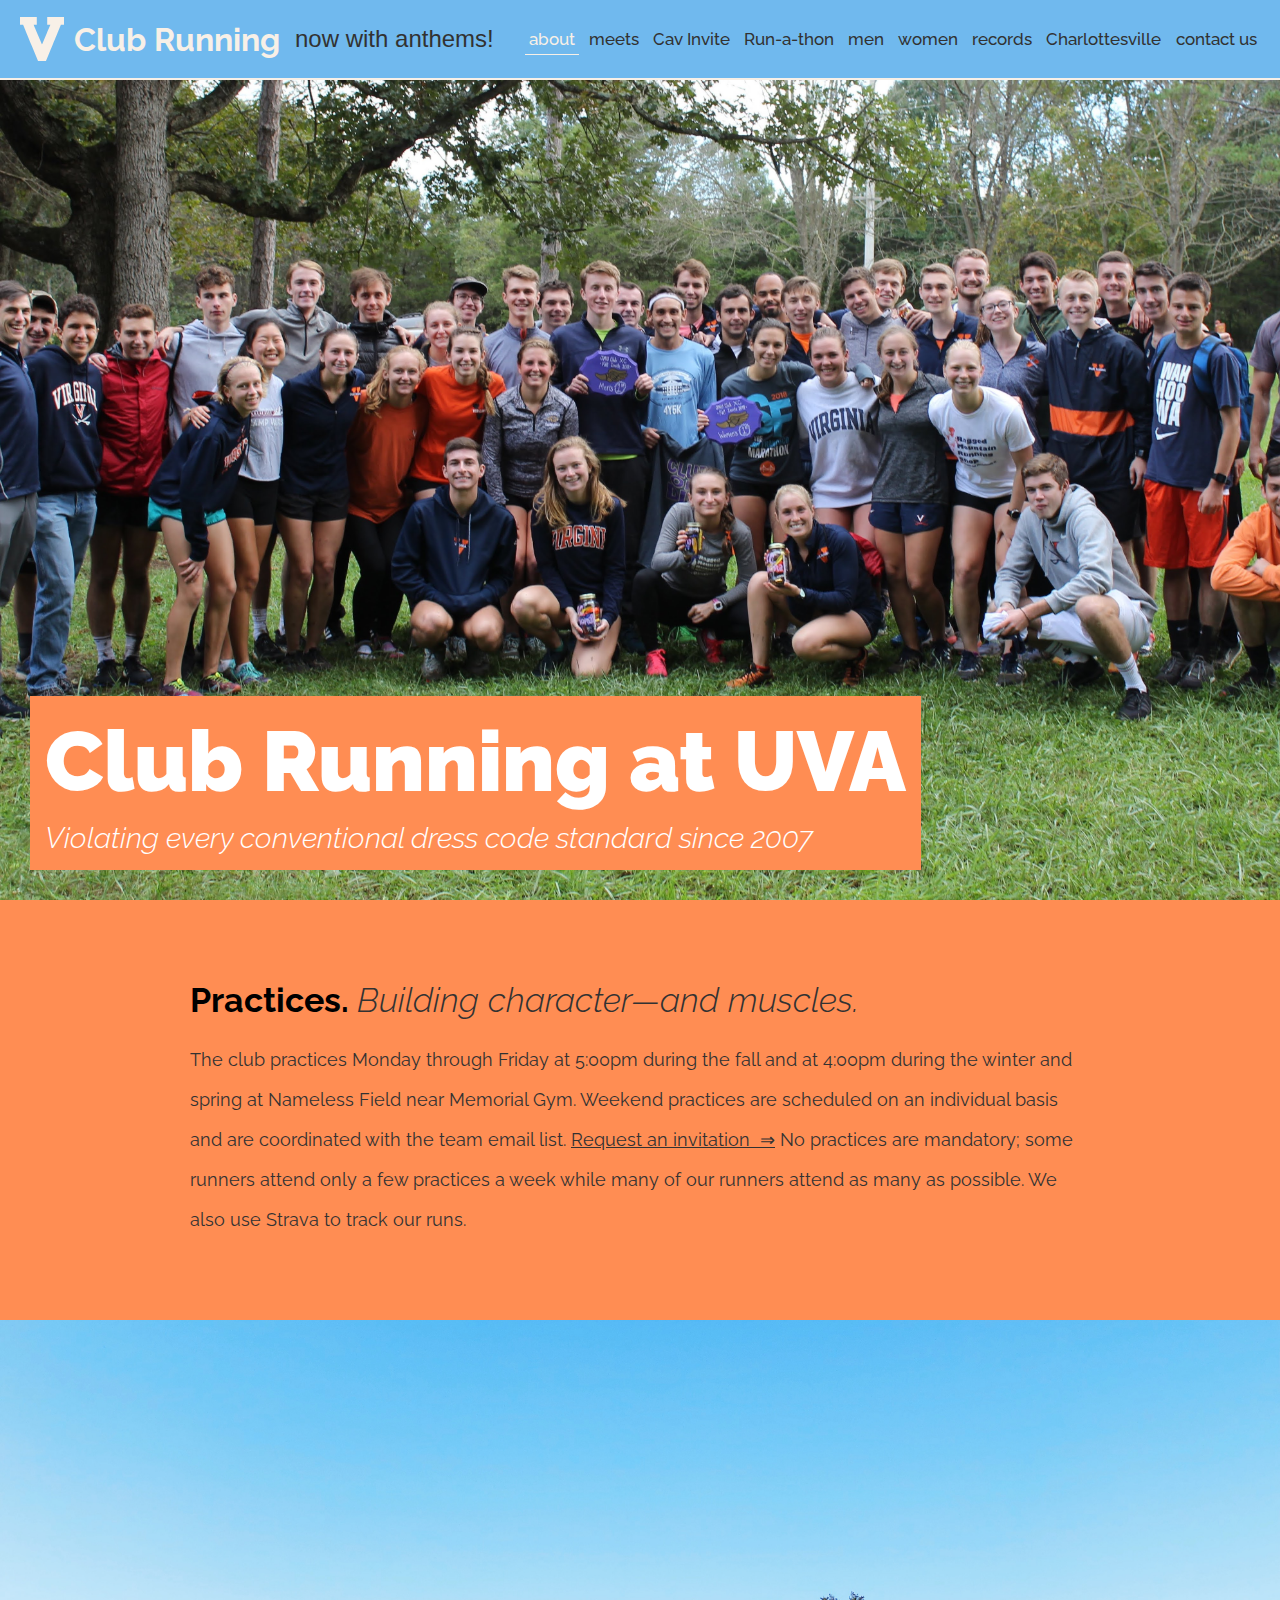
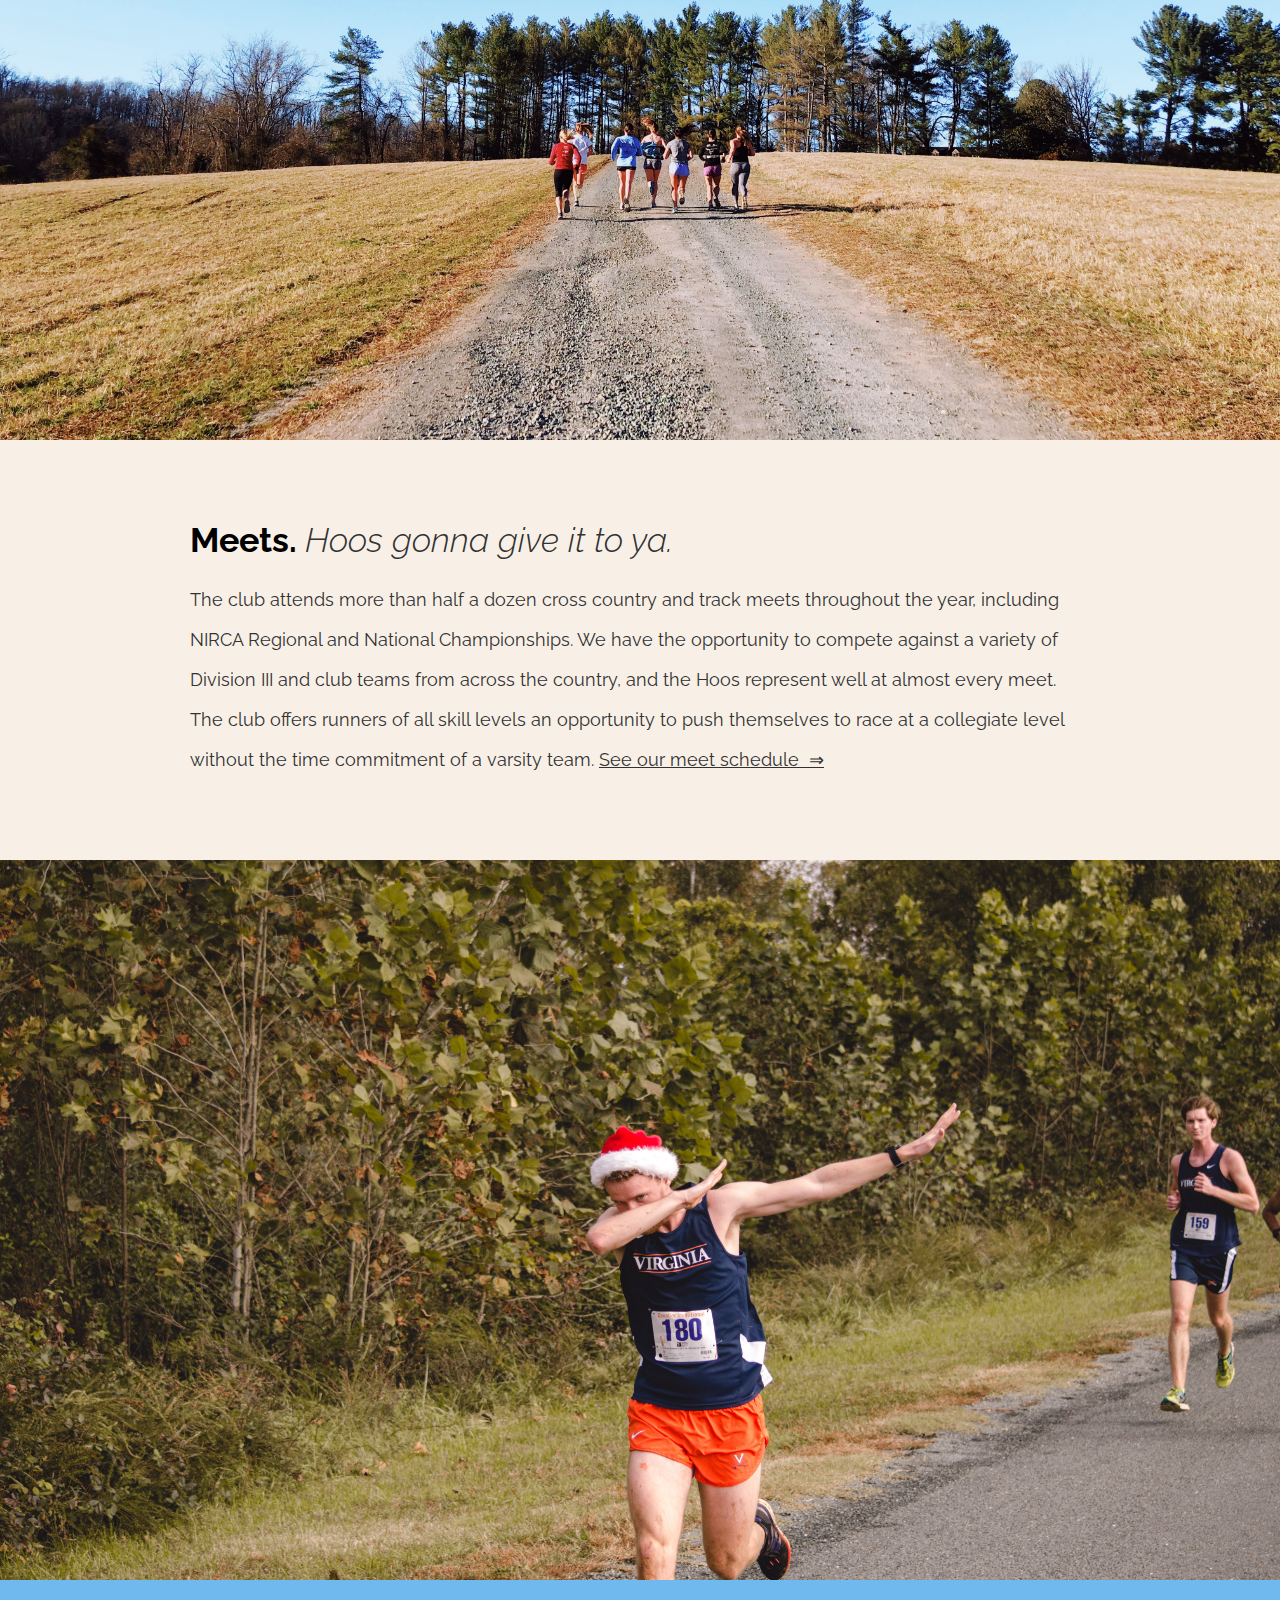
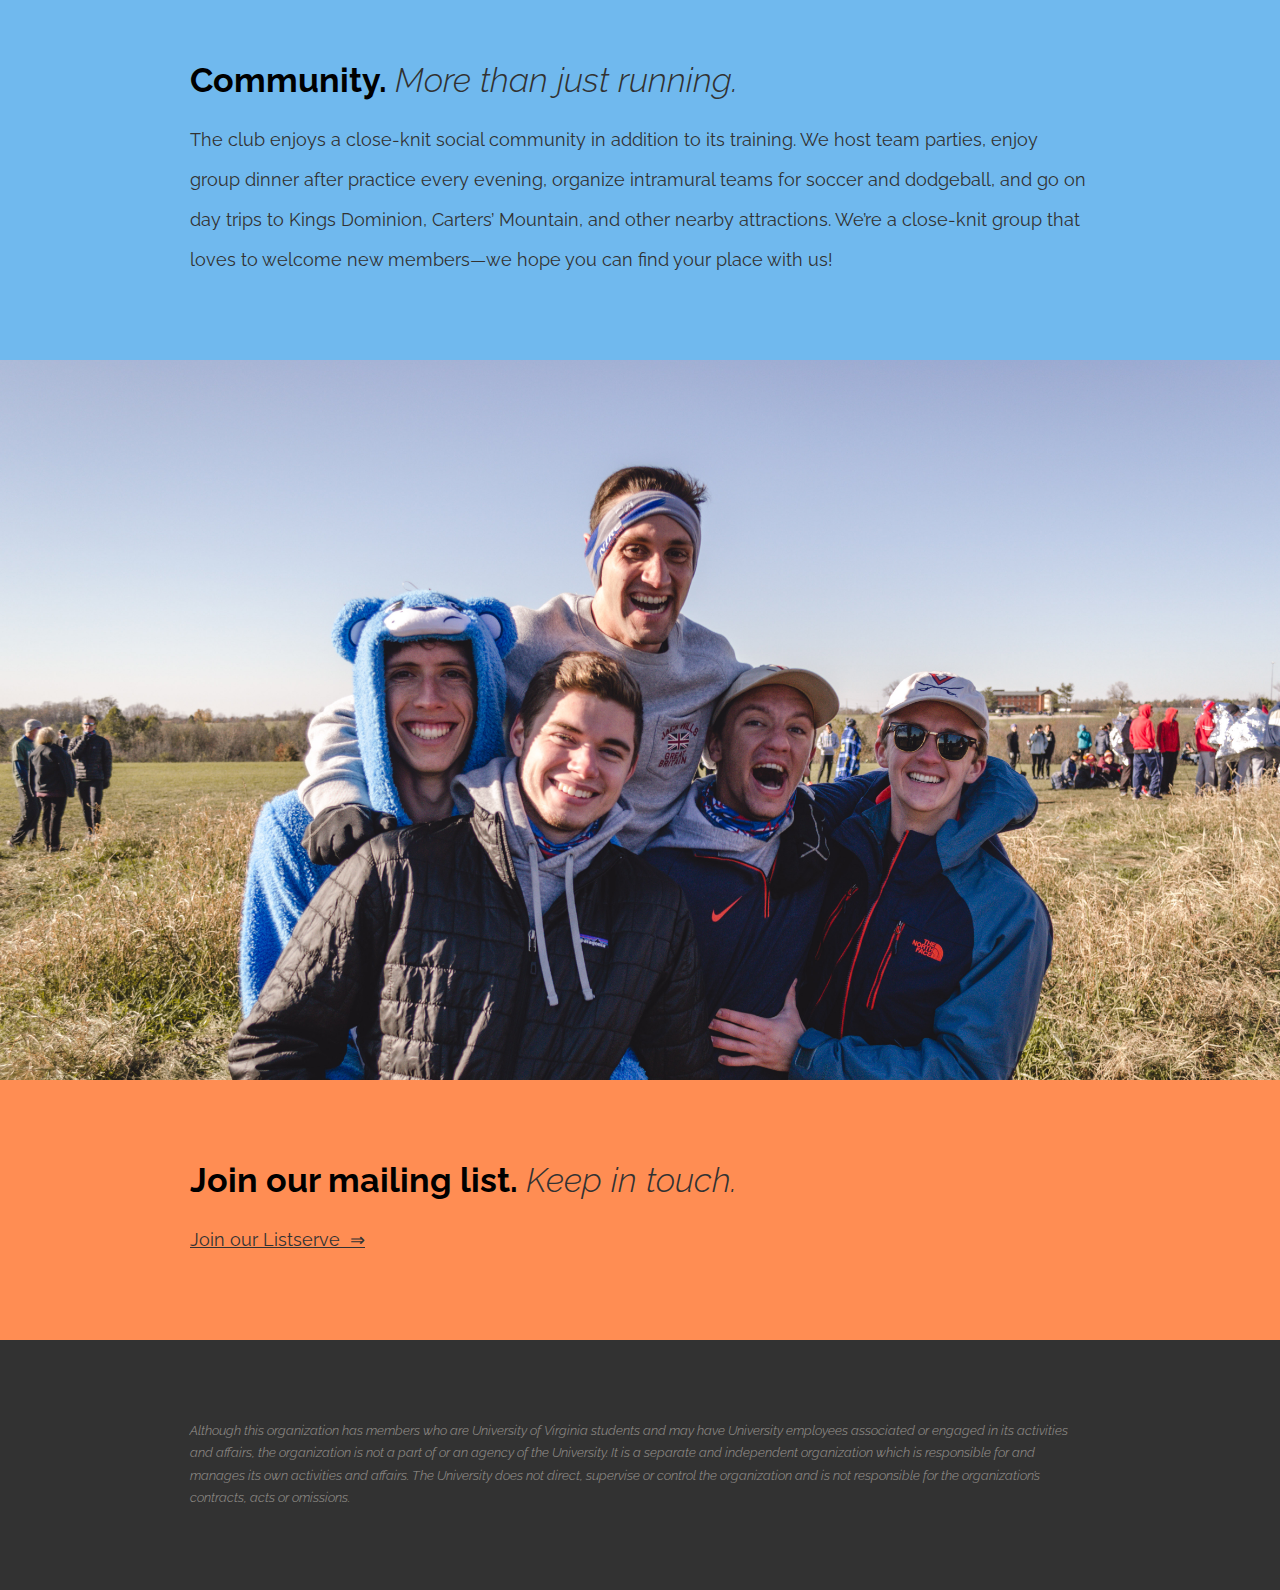
<file: index.html>
<!DOCTYPE html>
<html lang="en">
	<head>
		<meta charset="UTF-8">
		<meta name="viewport" content="width=device-width, initial-scale=1.0">

		<title>Club Running at UVA</title>

		<link rel="stylesheet" href="static/styles/index.css">


		<link rel="apple-touch-icon" sizes="180x180" href="/apple-touch-icon.png">
		<link rel="icon" type="image/png" sizes="32x32" href="/favicon-32x32.png">
		<link rel="icon" type="image/png" sizes="16x16" href="/favicon-16x16.png">
		<link rel="manifest" href="/site.webmanifest">
		<link rel="mask-icon" href="/safari-pinned-tab.svg" color="#ff8d53">
		<meta name="msapplication-TileColor" content="#ff8d53">
		<meta name="theme-color" content="#70b9ee">
	</head>
	<body>
		<div id="header">
			<a class="site-title current-page">
				<div class="container">
					<div class="logo"></div>
					<h1>Club Running</h1>
				</div>
			</a>
			<div class="site-navigation">
				<ul>
					<li class="current-page"><a>about</a></li>
					<li><a href="meets">meets</a></li>
					<li><a href="invitational">Cav Invite</a></li>
					<li><a href="runathon">Run-a-thon</a></li>
					<li><a href="men">men</a></li>
					<li><a href="women">women</a></li>
					<li><a href="records">records</a></li>
					<li><a href="charlottesville">Charlottesville</a></li>
					<li><a href="contact">contact us</a></li>
				</ul>
			</div>
			<div class="mobile-menu" onclick="toggleMobileNavigation()">
				<div class="hamburger hamburger--collapse">
					<div class="hamburger-box">
						<div class="hamburger-inner"></div>
					</div>
				</div>
			</div>
		</div>

		<div class="splash full-height-landscape blue" id="landing-title" style="background-image: url('static/images/splash/landing/team_up.jpeg')">
			<div class="container">
				<div class="background">
					<h1>Club Running at UVA</h1>
					<h2 id="motto">Push yourself. Stay fit. Find community.</h2>
				</div>
			</div>
		</div>

		<div class="splash orange">
			<div class="container fill">
				<h3 class="pad-bottom">Practices. <span class="weak italic">Building character&mdash;and muscles.</span></h3>
				<p>
					The club practices Monday through Friday at 5:00pm during the fall and at 4:00pm during the winter and spring at Nameless Field near Memorial Gym. Weekend practices are scheduled on an individual basis and are coordinated with the team email list. <a href="contact">Request an invitation</a> No practices are mandatory; some runners attend only a few practices a week while many of our runners attend as many as possible. We also use Strava to track our runs.
				</p>
			</div>
		</div>

		<div class="splash image" style="background-image: url('static/images/splash/landing/IMG-3109.JPG')"></div>

		<div class="splash white">
			<div class="container fill">
				<h3 class="pad-bottom">Meets. <span class="weak italic">Hoos gonna give it to ya.</span></h3>
				<p>
					The club attends more than half a dozen cross country and track meets throughout the year, including NIRCA Regional and National Championships. We have the opportunity to compete against a variety of Division III and club teams from across the country, and the Hoos represent well at almost every meet. The club offers runners of all skill levels an opportunity to push themselves to race at a collegiate level without the time commitment of a varsity team. <a href="meets">See our meet schedule</a>
				</p>
			</div>
		</div>

		<div class="splash image" style="background-image: url('static/images/splash/landing/0073.jpg')"></div>

		<div class="splash blue">
			<div class="container fill">
				<h3 class="pad-bottom">Community. <span class="weak italic">More than just running.</span></h3>
				<p>
					The club enjoys a close-knit social community in addition to its training. We host team parties, enjoy group dinner after practice every evening, organize intramural teams for soccer and dodgeball, and go on day trips to Kings Dominion, Carters&rsquo; Mountain, and other nearby attractions. We&rsquo;re a close-knit group that loves to welcome new members&mdash;we hope you can find your place with us!
				</p>
			</div>
		</div>

		<div class="splash image" style="background-image: url('static/images/splash/landing/0097.jpg')"></div>
		
		<div class="splash orange">
			<div class="container fill">
				<h3 class="pad-bottom">Join our mailing list. <span class="weak italic">Keep in touch.</span></h3>
				<p>
					<a href="contact">Join our Listserve</a>
				</p>
			</div>
		</div>

		<div class="splash gray" id="disclaimer">
			<div class="container fill">
				<p>
					Although this organization has members who are University of Virginia students and may have University employees associated or engaged in its activities and affairs, the organization is not a part of or an agency of the University. It is a separate and independent organization which is responsible for and manages its own activities and affairs. The University does not direct, supervise or control the organization and is not responsible for the organization&rsquo;s contracts, acts or omissions.
				</p>
			</div>
		</div>

		<script src="https://ajax.googleapis.com/ajax/libs/jquery/3.3.1/jquery.min.js"></script>
		<script src="static/scripts/motto.js"></script>
		<script type="text/javascript">
            let version = (new Date()).getTime();
            let script = document.createElement("script");
            script.src = "static/scripts/app.js?v=" + version;
            document.body.appendChild(script);
		</script>
	</body>
</html>
</file>
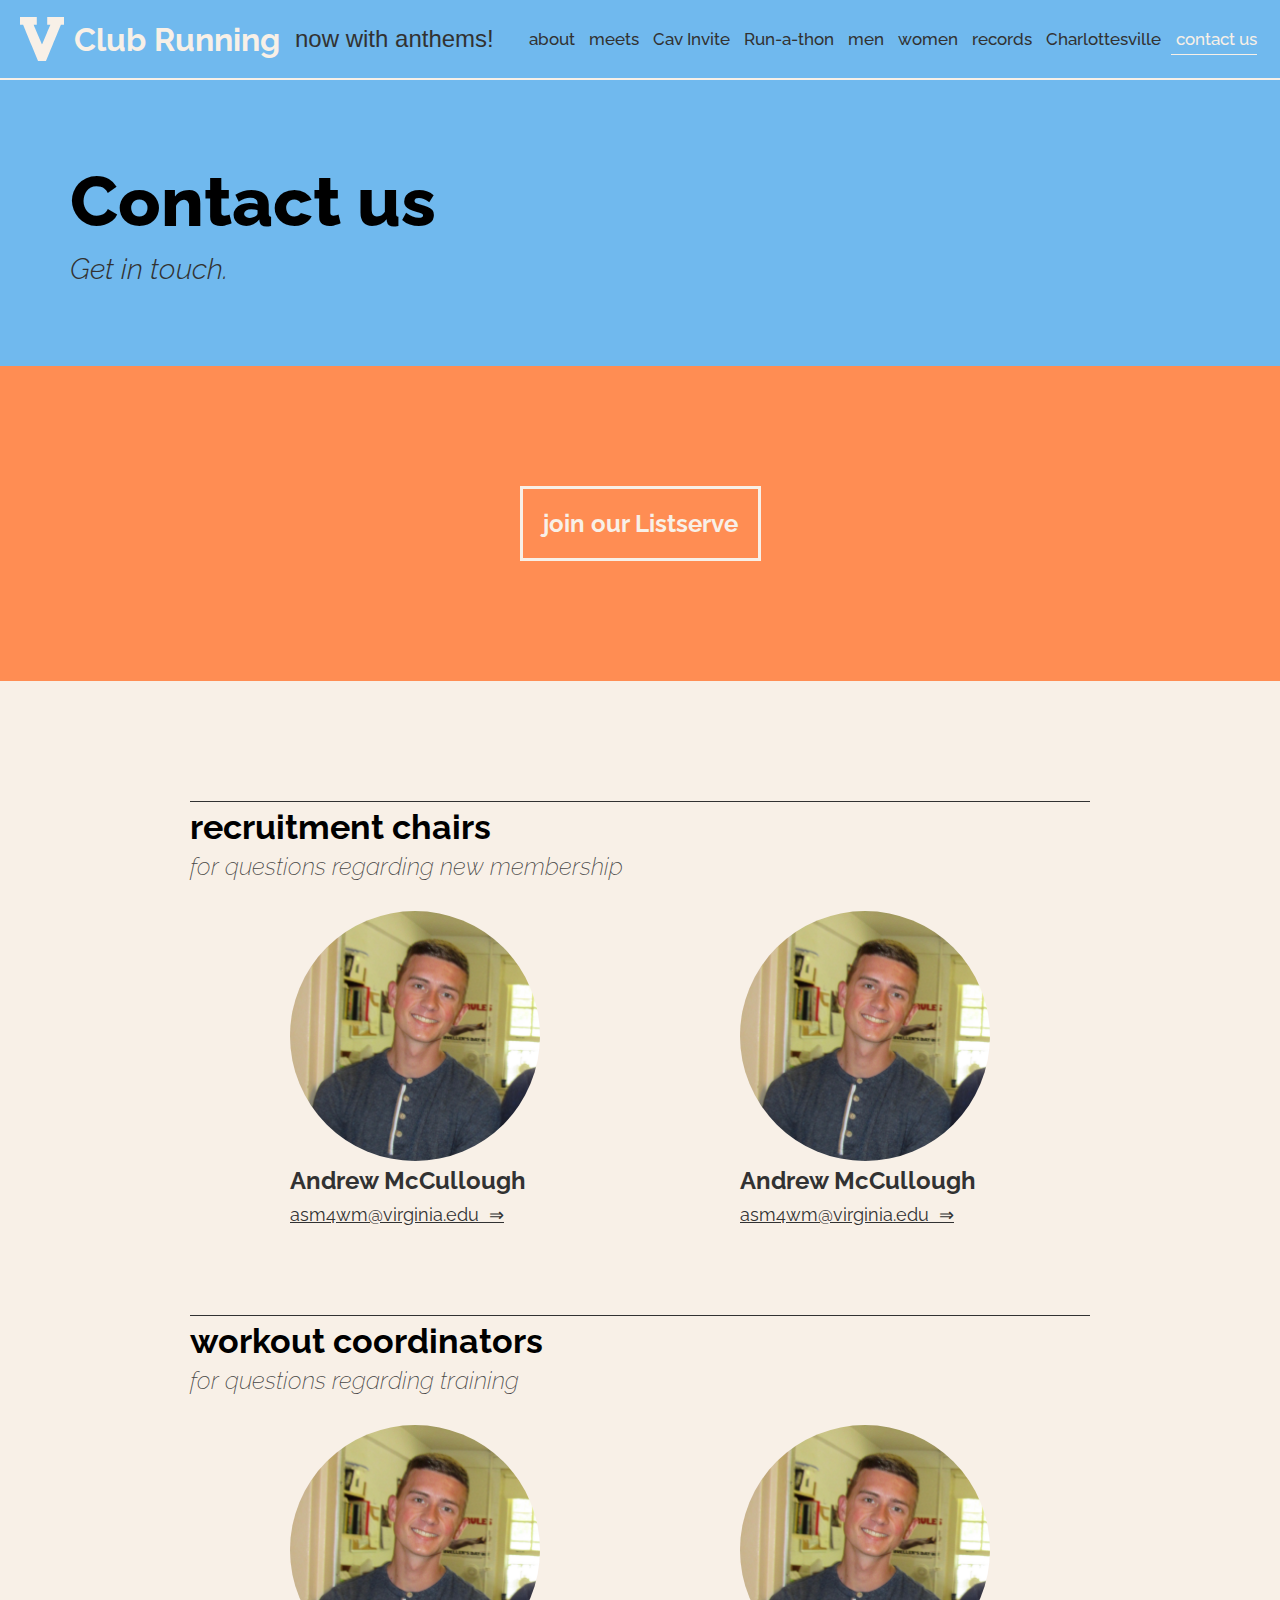
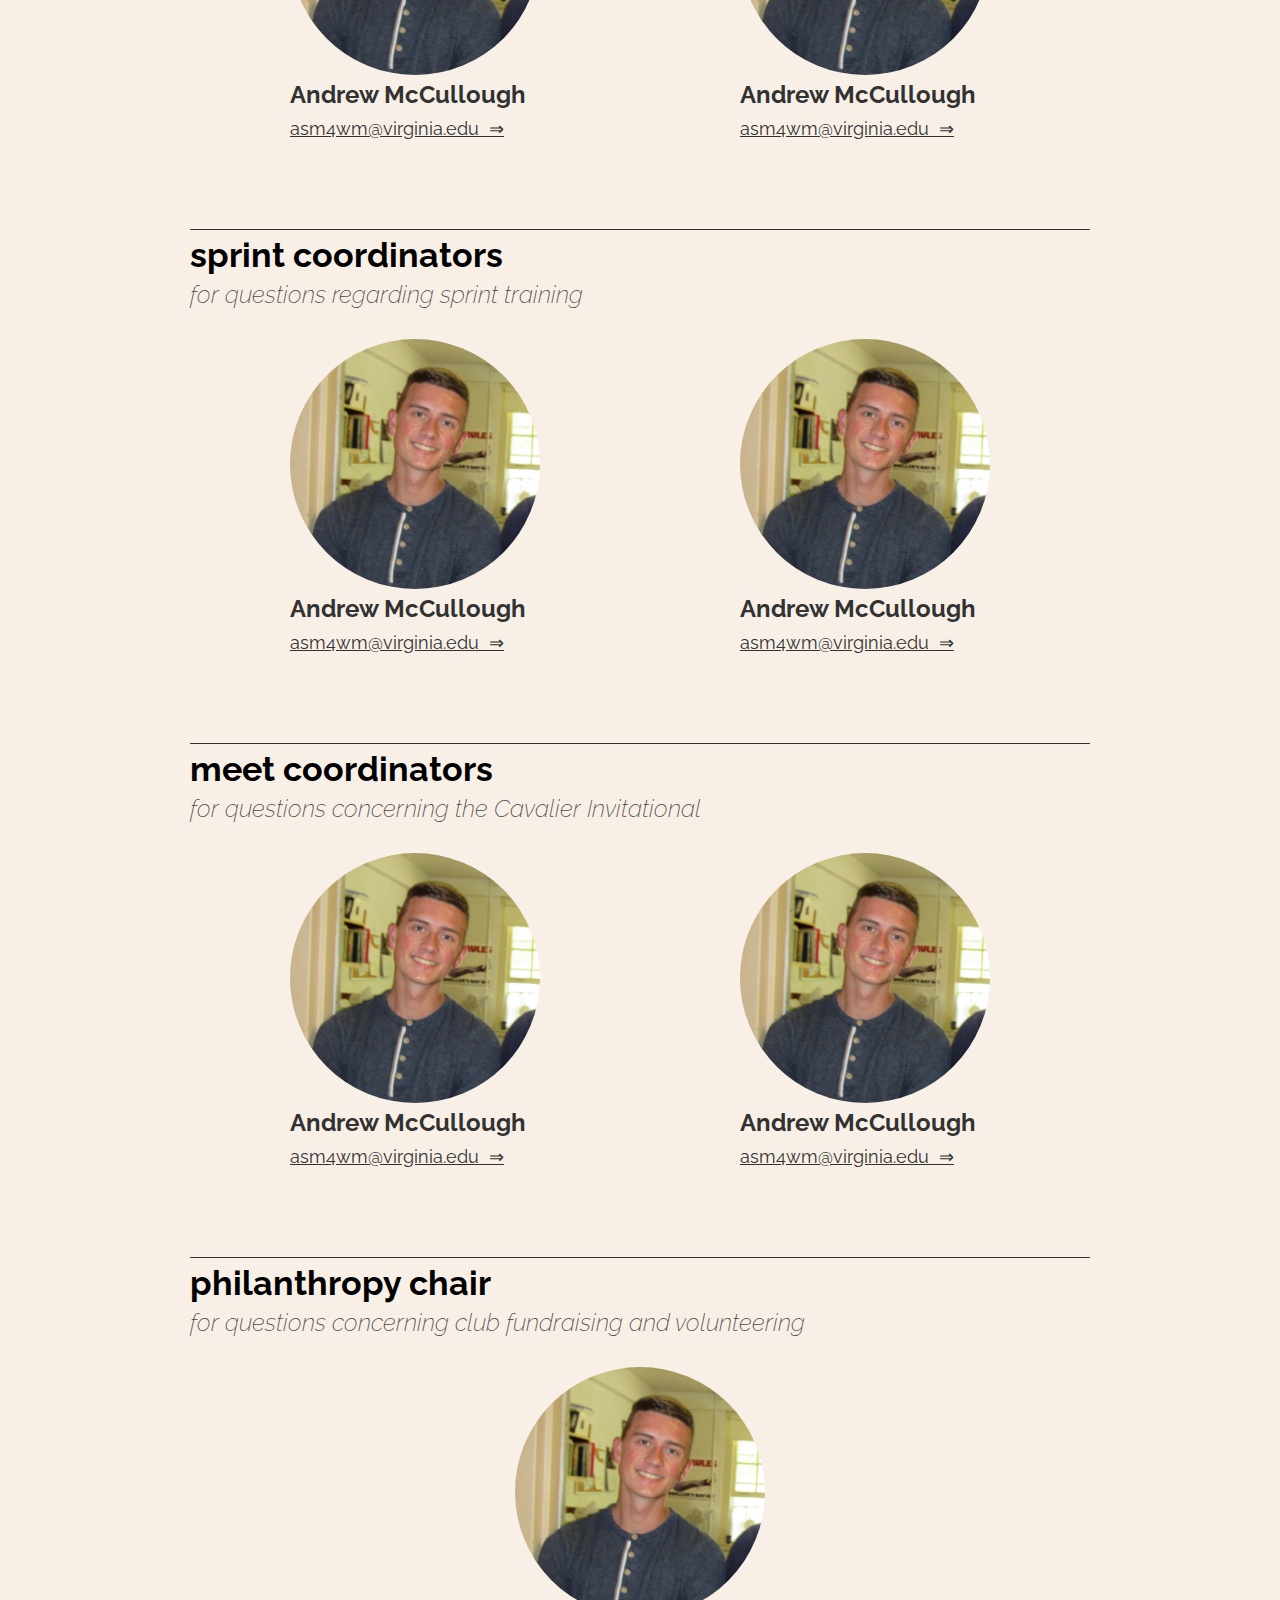
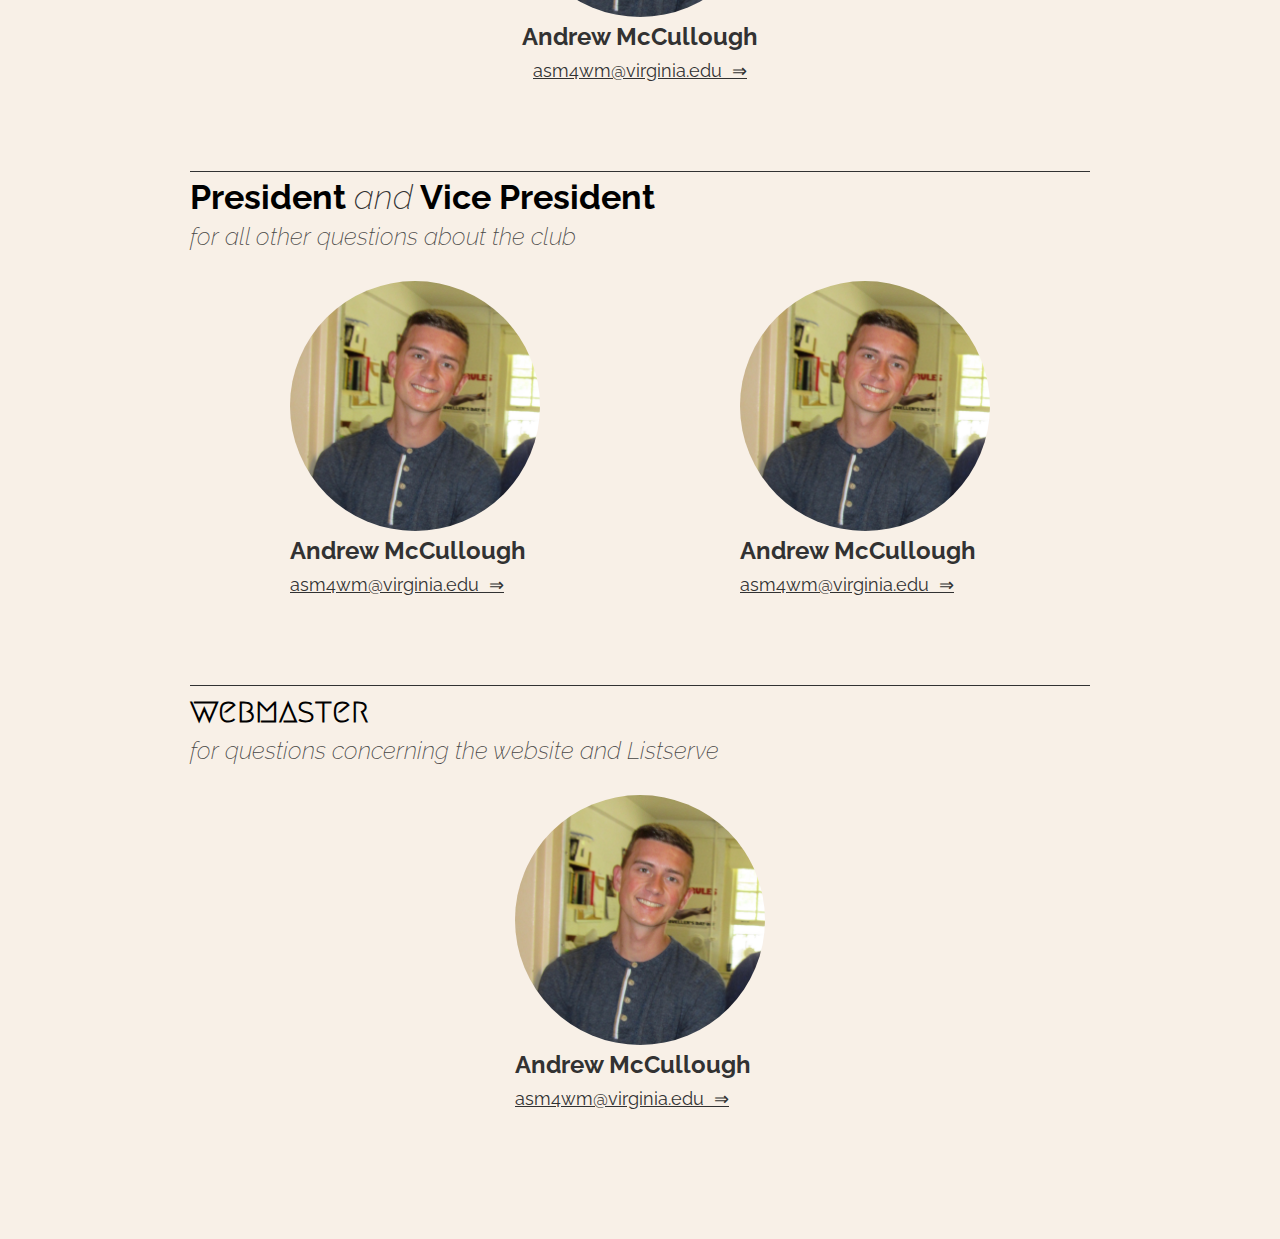
<file: contact.html>
<!DOCTYPE html>
<html lang="en">
	<head>
		<meta charset="UTF-8">
		<meta name="viewport" content="width=device-width, initial-scale=1.0">
		<title>Contact us &vert; Club Running at UVA</title>
		<link rel="stylesheet" href="static/styles/contact.css">


		<link rel="apple-touch-icon" sizes="180x180" href="/apple-touch-icon.png">
		<link rel="icon" type="image/png" sizes="32x32" href="/favicon-32x32.png">
		<link rel="icon" type="image/png" sizes="16x16" href="/favicon-16x16.png">
		<link rel="manifest" href="/site.webmanifest">
		<link rel="mask-icon" href="/safari-pinned-tab.svg" color="#ff8d53">
		<meta name="msapplication-TileColor" content="#ff8d53">
		<meta name="theme-color" content="#70b9ee">
	</head>
	<body>
		<div id="header">
			<a href="." class="site-title">
				<div class="container">
					<div class="logo"></div>
					<h1>Club Running</h1>
				</div>
			</a>
			<div class="site-navigation">
				<ul>
					<li><a href=".">about</a></li>
					<li><a href="meets">meets</a></li>
					<li><a href="invitational">Cav Invite</a></li>
					<li><a href="runathon">Run-a-thon</a></li>
					<li><a href="men">men</a></li>
					<li><a href="women">women</a></li>
					<li><a href="records">records</a></li>
					<li><a href="charlottesville">Charlottesville</a></li>
					<li class="current-page"><a>contact us</a></li>
				</ul>
			</div>
			<div class="mobile-menu" onclick="toggleMobileNavigation()">
				<div class="hamburger hamburger--collapse">
					<div class="hamburger-box">
						<div class="hamburger-inner"></div>
					</div>
				</div>
			</div>
		</div>

		<div class="splash page-title blue">
			<div class="container fill">
				<h1>Contact us</h1>
				<h2>Get in touch.</h2>
			</div>
		</div>

		<div class="splash orange" id="listserve">
			<div class="container">
				<a href="https://lists.virginia.edu/sympa/subscribe/club-running" target="_blank" class="big-button">join our Listserve</a>
			</div>
		</div>


		<div class="splash white" id="profiles">
			<div class="container fill">

				<div class="section">
					<h3>recruitment chairs</h3>
					<h4 class="weak italic">for questions regarding new membership</h4>
					<div class="row">
						<div class="profile">
							<div class="picture" style="background-image: url('static/images/profiles/andrew.jpeg')"></div>
							<h5>Andrew McCullough</h5>
							<p><a href="mailto:asm4wm@virginia.edu">asm4wm@virginia.edu</a></p>
						</div>
						<div class="profile">
							<div class="picture" style="background-image: url('static/images/profiles/andrew.jpeg')"></div>
							<h5>Andrew McCullough</h5>
							<p><a href="mailto:asm4wm@virginia.edu">asm4wm@virginia.edu</a></p>
						</div>
					</div>
				</div>

				<div class="section">
					<h3>workout coordinators</h3>
					<h4 class="weak italic">for questions regarding training</h4>
					<div class="row">
						<div class="profile">
							<div class="picture" style="background-image: url('static/images/profiles/andrew.jpeg')"></div>
							<h5>Andrew McCullough</h5>
							<p><a href="mailto:asm4wm@virginia.edu">asm4wm@virginia.edu</a></p>
						</div>
						<div class="profile">
							<div class="picture" style="background-image: url('static/images/profiles/andrew.jpeg')"></div>
							<h5>Andrew McCullough</h5>
							<p><a href="mailto:asm4wm@virginia.edu">asm4wm@virginia.edu</a></p>
						</div>
					</div>
				</div>

				<div class="section">
					<h3>sprint coordinators</h3>
					<h4 class="weak italic">for questions regarding sprint training</h4>
					<div class="row">
						<div class="profile">
							<div class="picture" style="background-image: url('static/images/profiles/andrew.jpeg')"></div>
							<h5>Andrew McCullough</h5>
							<p><a href="mailto:asm4wm@virginia.edu">asm4wm@virginia.edu</a></p>
						</div>
						<div class="profile">
							<div class="picture" style="background-image: url('static/images/profiles/andrew.jpeg')"></div>
							<h5>Andrew McCullough</h5>
							<p><a href="mailto:asm4wm@virginia.edu">asm4wm@virginia.edu</a></p>
						</div>
					</div>
				</div>

				<div class="section" id="meet-coordinators">
					<h3>meet coordinators</h3>
					<h4 class="weak italic">for questions concerning the Cavalier Invitational</h4>
					<div class="row">
						<div class="profile">
							<div class="picture" style="background-image: url('static/images/profiles/andrew.jpeg')"></div>
							<h5>Andrew McCullough</h5>
							<p><a href="mailto:asm4wm@virginia.edu">asm4wm@virginia.edu</a></p>
						</div>
						<div class="profile">
							<div class="picture" style="background-image: url('static/images/profiles/andrew.jpeg')"></div>
							<h5>Andrew McCullough</h5>
							<p><a href="mailto:asm4wm@virginia.edu">asm4wm@virginia.edu</a></p>
						</div>
					</div>
				</div>

				<div class="section">
					<h3>philanthropy chair</h3>
					<h4 class="weak italic">for questions concerning club fundraising and volunteering</h4>
					<div class="row">
						<div class="profile center-contents">
							<div class="picture" style="background-image: url('static/images/profiles/andrew.jpeg')"></div>
							<h5>Andrew McCullough</h5>
							<p><a href="mailto:asm4wm@virginia.edu">asm4wm@virginia.edu</a></p>
						</div>
					</div>
				</div>

				<div class="section">
					<h3>President <span class="weak italic">and</span> Vice President</h3>
					<h4 class="weak italic">for all other questions about the club</h4>
					<div class="row">
						<div class="profile">
							<div class="picture" style="background-image: url('static/images/profiles/andrew.jpeg')"></div>
							<h5>Andrew McCullough</h5>
							<p><a href="mailto:asm4wm@virginia.edu">asm4wm@virginia.edu</a></p>
						</div>
						<div class="profile">
							<div class="picture" style="background-image: url('static/images/profiles/andrew.jpeg')"></div>
							<h5>Andrew McCullough</h5>
							<p><a href="mailto:asm4wm@virginia.edu">asm4wm@virginia.edu</a></p>
						</div>
					</div>
				</div>

				<div class="section">
					<h3 class="special">webmaster</h3>
					<h4 class="weak italic">for questions concerning the website and Listserve</h4>
					<div class="row">
						<div class="profile">
							<div class="picture" style="background-image: url('static/images/profiles/andrew.jpeg')"></div>
							<h5>Andrew McCullough</h5>
							<p><a href="mailto:asm4wm@virginia.edu">asm4wm@virginia.edu</a></p>
						</div>
					</div>
				</div>

			</div>
		</div>

		<script src="https://ajax.googleapis.com/ajax/libs/jquery/3.3.1/jquery.min.js"></script>
		<script type="text/javascript">
            let version = (new Date()).getTime();
            let script = document.createElement("script");
            script.src = "static/scripts/app.js?v=" + version;
            document.body.appendChild(script);
		</script>
	</body>
</html>
</file>
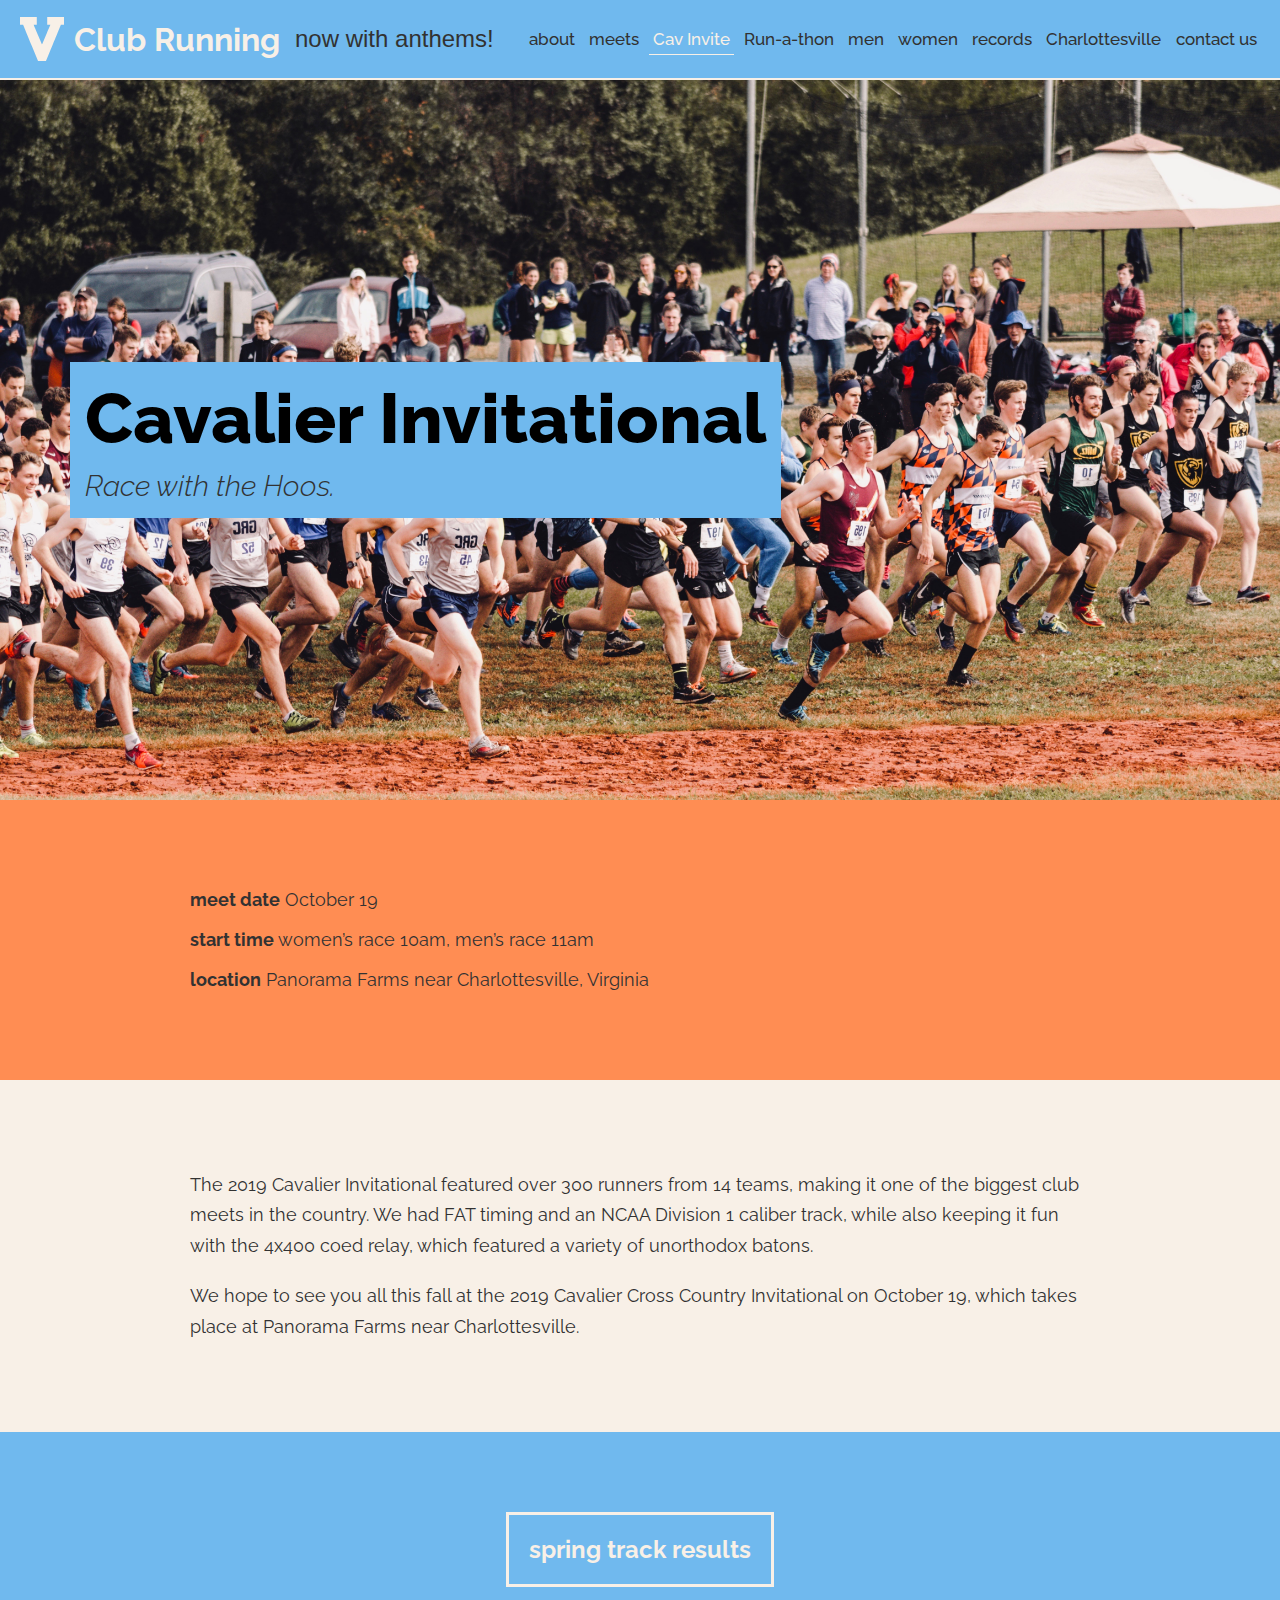
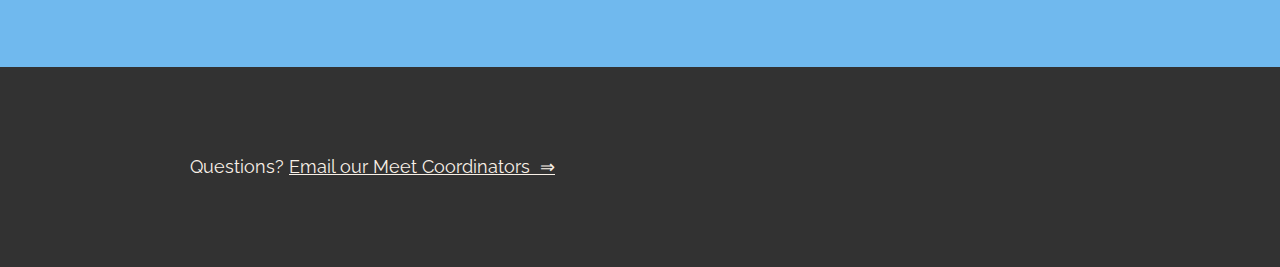
<file: invitational.html>
<!DOCTYPE html>
<html lang="en">
	<head>
		<meta charset="UTF-8">
		<meta name="viewport" content="width=device-width, initial-scale=1.0">
		<title>Cavalier Invitational &vert; Club Running at UVA</title>
		<link rel="stylesheet" href="static/styles/invitational.css">


		<link rel="apple-touch-icon" sizes="180x180" href="/apple-touch-icon.png">
		<link rel="icon" type="image/png" sizes="32x32" href="/favicon-32x32.png">
		<link rel="icon" type="image/png" sizes="16x16" href="/favicon-16x16.png">
		<link rel="manifest" href="/site.webmanifest">
		<link rel="mask-icon" href="/safari-pinned-tab.svg" color="#ff8d53">
		<meta name="msapplication-TileColor" content="#ff8d53">
		<meta name="theme-color" content="#70b9ee">
	</head>
	<body>
		<div id="header">
			<a href="." class="site-title">
				<div class="container">
					<div class="logo"></div>
					<h1>Club Running</h1>
				</div>
			</a>
			<div class="site-navigation">
				<ul>
					<li><a href=".">about</a></li>
					<li><a href="meets">meets</a></li>
					<li class="current-page"><a>Cav Invite</a></li>
					<li><a href="runathon">Run-a-thon</a></li>
					<li><a href="men">men</a></li>
					<li><a href="women">women</a></li>
					<li><a href="records">records</a></li>
					<li><a href="charlottesville">Charlottesville</a></li>
					<li><a href="contact">contact us</a></li>
				</ul>
			</div>
			<div class="mobile-menu" onclick="toggleMobileNavigation()">
				<div class="hamburger hamburger--collapse">
					<div class="hamburger-box">
						<div class="hamburger-inner"></div>
					</div>
				</div>
			</div>
		</div>

		<div class="splash page-title image" style="background-image: url('static/images/splash/invitational/0037.jpeg')">
			<div class="container fill">
				<div class="background blue">
					<h1>Cavalier <span class="desktop-only">Invitational</span><span class="mobile-only">Invite</span></h1>
					<h2>Race with the Hoos.</h2>
				</div>
			</div>
		</div>

		<div class="splash orange" id="register">
			<div class="container fill">
				<p><span class="strong">meet date</span> October 19</p>
				<p><span class="strong">start time</span> women&rsquo;s race 10am, men&rsquo;s race 11am</p>
				<p><span class="strong">location</span> Panorama Farms near Charlottesville, Virginia</p>
			</div>
		</div>

		<div class="splash white" id="schedule">
			<div class="container">
				<p>The 2019 Cavalier Invitational featured over 300 runners from 14 teams, making it one of the biggest club meets in the country. We had FAT timing and an NCAA Division 1 caliber track, while also keeping it fun with the 4x400 coed relay, which featured a variety of unorthodox batons.</p>
				<p>We hope to see you all this fall at the 2019 Cavalier Cross Country Invitational on October 19, which takes place at Panorama Farms near Charlottesville.</p>
			</div>
		</div>

		<div class="splash blue">
			<div class="container">
				<a class="big-button" href="results.pdf" target="_blank">spring track results</a>
			</div>
		</div>

		<div class="splash gray">
			<div class="container fill">
				<p>Questions? <a href="http://virginia.clubrunning.org/contact#meet-coordinators">Email our Meet Coordinators</a></p>
			</div>
		</div>

		<!--<div class="splash image half" style="background-image: url('static/images/locations/track.jpg')"></div>-->

		<script src="https://ajax.googleapis.com/ajax/libs/jquery/3.3.1/jquery.min.js"></script>
		<script type="text/javascript">
            let version = (new Date()).getTime();
            let script = document.createElement("script");
            script.src = "static/scripts/app.js?v=" + version;
            document.body.appendChild(script);
		</script>
	</body>
</html>
</file>
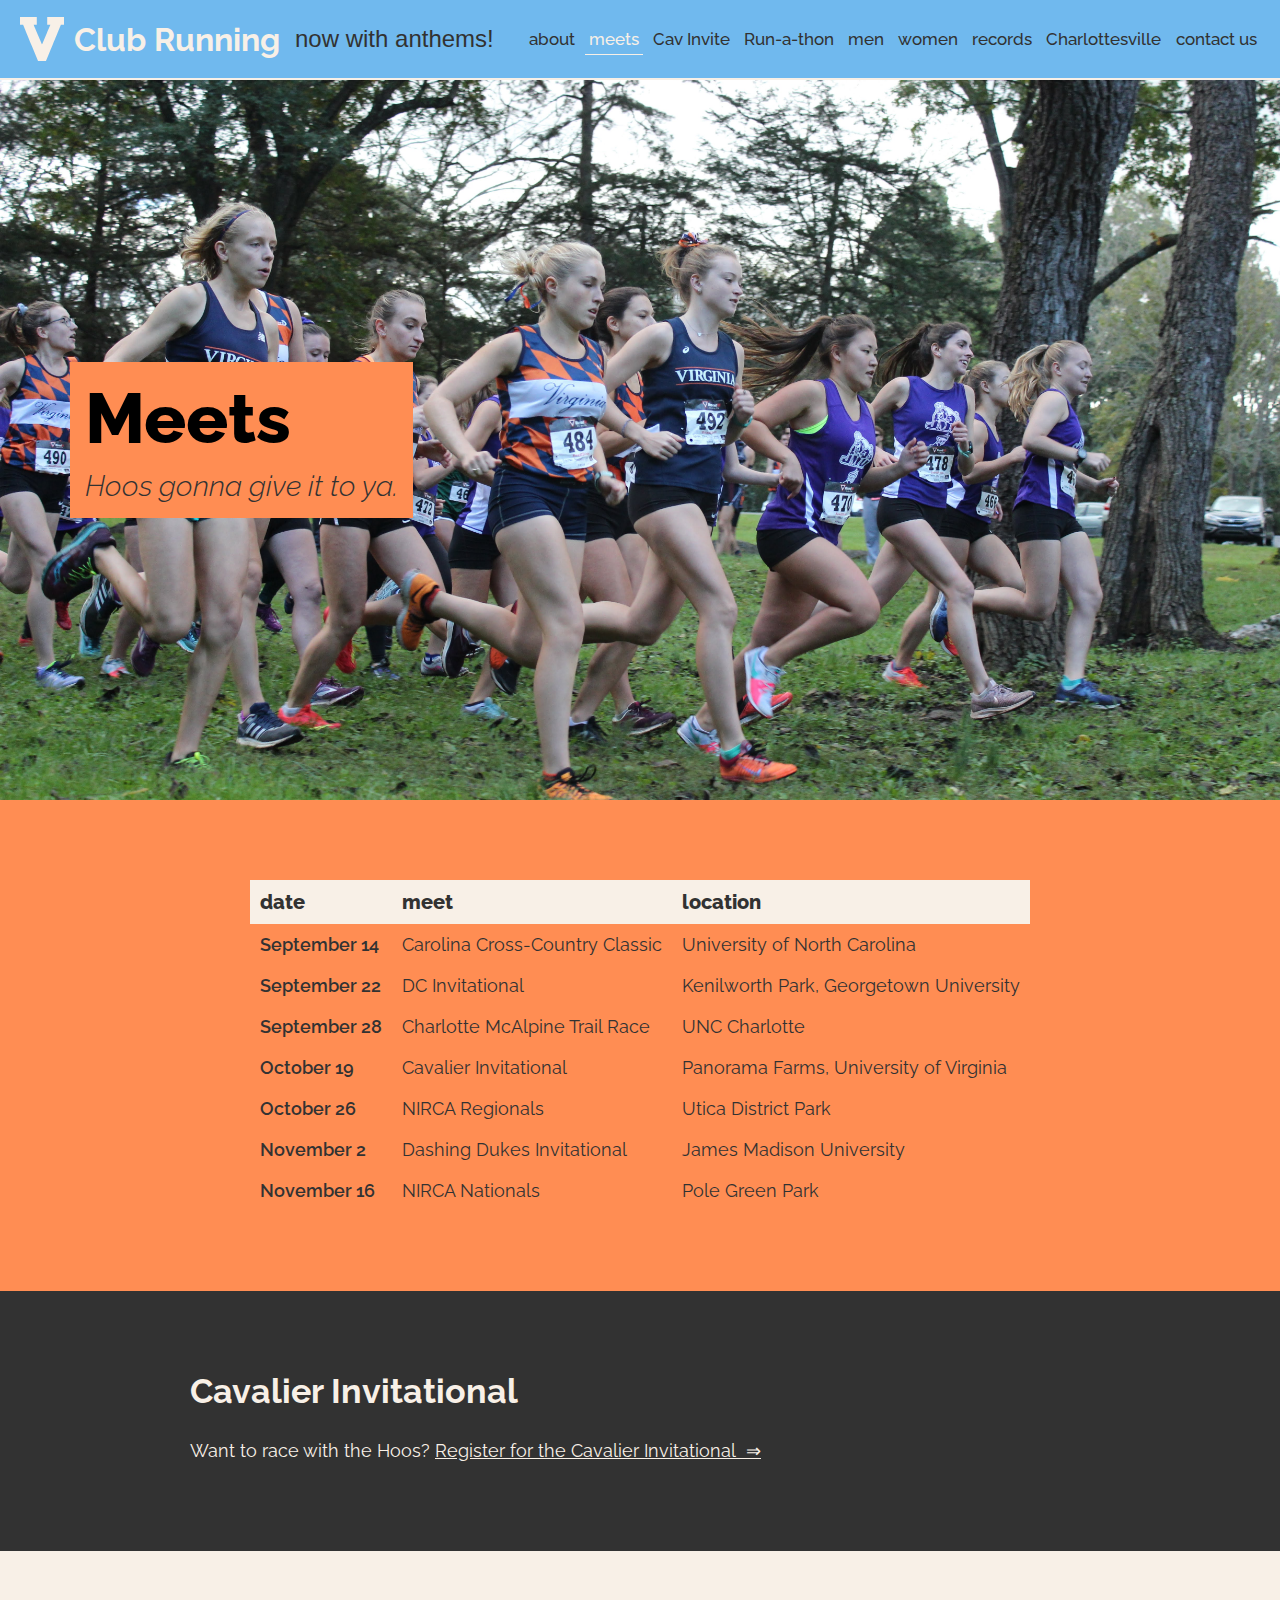
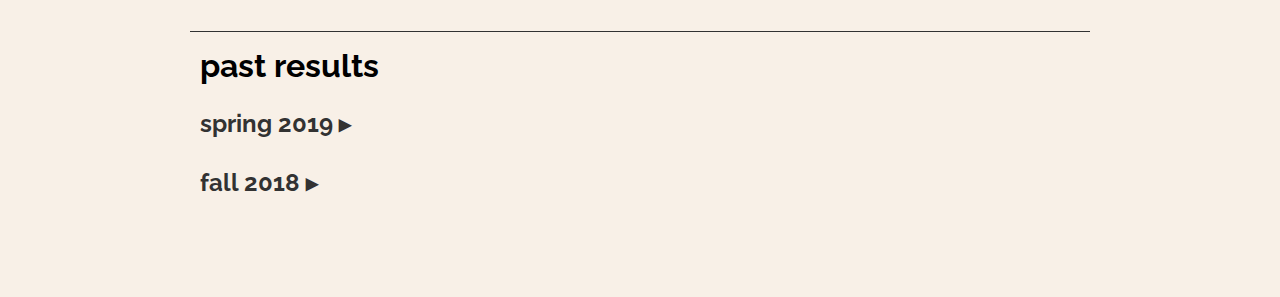
<file: meets.html>
<!DOCTYPE html>
<html lang="en">
	<head>
		<meta charset="UTF-8">
		<meta name="viewport" content="width=device-width, initial-scale=1.0">

		<title>Meets &vert; Club Running at UVA</title>

		<link rel="stylesheet" href="static/styles/meets.css">


		<link rel="apple-touch-icon" sizes="180x180" href="/apple-touch-icon.png">
		<link rel="icon" type="image/png" sizes="32x32" href="/favicon-32x32.png">
		<link rel="icon" type="image/png" sizes="16x16" href="/favicon-16x16.png">
		<link rel="manifest" href="/site.webmanifest">
		<link rel="mask-icon" href="/safari-pinned-tab.svg" color="#ff8d53">
		<meta name="msapplication-TileColor" content="#ff8d53">
		<meta name="theme-color" content="#70b9ee">
	</head>
	<body>
		<div id="header">
			<a href="." class="site-title">
				<div class="container">
					<div class="logo"></div>
					<h1>Club Running</h1>
				</div>
			</a>
			<div class="site-navigation">
				<ul>
					<li><a href=".">about</a></li>
					<li class="current-page"><a>meets</a></li>
					<li><a href="invitational">Cav Invite</a></li>
					<li><a href="runathon">Run-a-thon</a></li>
					<li><a href="men">men</a></li>
					<li><a href="women">women</a></li>
					<li><a href="records">records</a></li>
					<li><a href="charlottesville">Charlottesville</a></li>
					<li><a href="contact">contact us</a></li>
				</ul>
			</div>
			<div class="mobile-menu" onclick="toggleMobileNavigation()">
				<div class="hamburger hamburger--collapse">
					<div class="hamburger-box">
						<div class="hamburger-inner"></div>
					</div>
				</div>
			</div>
		</div>

		<div class="splash page-title image" style="background-image: url('static/images/splash/meets/1.jpg');">
			<div class="container fill">
				<div class="background">
					<h1>Meets</h1>
					<h2>Hoos gonna give it to ya.</h2>
				</div>
			</div>
		</div>

		<!--TODO : gray out past meets in current season-->
		<!--JAVASCRIPT REQUIRED-->
		<div class="splash orange" id="schedule">
			<div class="container">
				<table>
					<tr>
						<th>date</th>
						<th>meet</th>
						<th>location</th>
					</tr>
					<tr>
						<td>September 14</td>
						<td>Carolina Cross-Country Classic</td>
						<td>University of North Carolina</td>
					</tr>
					<tr>
						<td>September 22</td>
						<td>DC Invitational</td>
						<td>Kenilworth Park, Georgetown University</td>
					</tr>
					<tr>
						<td>September 28</td>
						<td>Charlotte McAlpine Trail Race</td>
						<td>UNC Charlotte</td>
					</tr>
					<tr id="home-meet-row">
						<td>October 19</td>
						<td>Cavalier Invitational</td>
						<td>Panorama Farms, University of Virginia</td>
					</tr>
					<tr>
						<td>October 26</td>
						<td>NIRCA Regionals</td>
						<td>Utica District Park</td>
					</tr>
					<tr>
						<td>November 2</td>
						<td>Dashing Dukes Invitational</td>
						<td>James Madison University</td>
					</tr>
					<tr>
						<td>November 16</td>
						<td>NIRCA Nationals</td>
						<td>Pole Green Park</td>
					</tr>
				</table>
			</div>
		</div>

		<div class="splash gray" id="home-meet">
			<div class="container fill">
				<h3 class="pad-bottom">Cavalier Invitational</h3>
				<p>Want to race with the Hoos? <a href="invitational">Register for the Cavalier Invitational</a></p>
				<!--<p>Questions? <a href="http://virginia.clubrunning.org/contact#meet-coordinators">Email our Meet Coordinators</a></p>-->
			</div>
		</div>

		<div class="splash white" id="past-results">
			<div class="container fill">
				<h3 class="top-line">past results</h3>
				<div class="section contains-expandable collapsed">
					<h4>spring 2019</h4>
					<div class="expandable">
						<table>
							<tr>
								<td>February 3</td>
								<td>Vince Brown Invitational</td>
								<td>Christopher Newport University</td>
								<td><a href="https://va.milesplit.com/meets/335409/results/626251/raw" target="_blank">results</a></td>
							</tr>
							<tr>
								<td>February 10</td>
								<td>Happy Valley Invitational</td>
								<td>Penn State University</td>
								<td>results not available</td>
							</tr>
							<tr>
								<td>March 23</td>
								<td>Hokie Invite</td>
								<td>Virginia Tech</td>
								<td><a href="http://www.snaptiming.com/meets/vtclubmeet3-23-19/" target="_blank">results</a></td>
							</tr>
							<tr>
								<td>March 30</td>
								<td>Cavalier Invitational</td>
								<td>University of Virginia</td>
								<td><a href="results.pdf" target="_blank">results</a></td>
							</tr>
							<tr>
								<td>April 6</td>
								<td>Terrapin Invitational</td>
								<td>University of Maryland</td>
								<td>NIRCA has not published results</td>
							</tr>
							<tr>
								<td>April 13 &amp; 14</td>
								<td>NIRCA Nationals</td>
								<td>Miami University of Ohio</td>
								<td>NIRCA has not published results</td>
							</tr>
						</table>
					</div>
				</div>
				<div class="section contains-expandable collapsed">
					<h4>fall 2018</h4>
					<div class="expandable">
						<table>
							<tr>
								<td>September 22</td>
								<td>Run With The Pack</td>
								<td>North Carolina State University</td>
								<td><a href="https://clubrunning.org/races/race_results.php?race=663" target="_blank">results</a></td>
							</tr>
							<tr>
								<td>September 29</td>
								<td>Carolina XC Classic</td>
								<td>University of North Carolina</td>
								<td><a href="https://clubrunning.org/races/race_results.php?race=668" target="_blank">results</a></td>
							</tr>
							<tr>
								<td>October 13</td>
								<td>JMU Invitational</td>
								<td>James Madison University</td>
								<td><a href="https://clubrunning.org/races/race_results.php?race=664" target="_blank">results</a></td>
							</tr>
							<tr>
								<td>October 20</td>
								<td>NIRCA Cross Country Mid-Atlantic Regionals</td>
								<td>Lehigh University</td>
								<td><a href="https://clubrunning.org/races/race_results.php?race=685" target="_blank">results</a></td>
							</tr>
							<tr>
								<td>October 27</td>
								<td>Cavalier Invitational</td>
								<td>University of Virginia</td>
								<td><a href="https://clubrunning.org/races/race_results.php?race=690" target="_blank">results</a></td>
							</tr>
							<tr>
								<td>November 10</td>
								<td>NIRCA Cross Country Nationals</td>
								<td>University of Kentucky</td>
								<td><a href="https://clubrunning.org/races/race_results.php?race=641" target="_blank">results</a></td>
							</tr>
						</table>
					</div>
				</div>
			</div>
		</div>

		<script src="https://ajax.googleapis.com/ajax/libs/jquery/3.3.1/jquery.min.js"></script>
		<script type="text/javascript">
            let version = (new Date()).getTime();
            let script = document.createElement("script");
            script.src = "static/scripts/app.js?v=" + version;
            document.body.appendChild(script);
		</script>
	</body>
</html>
</file>
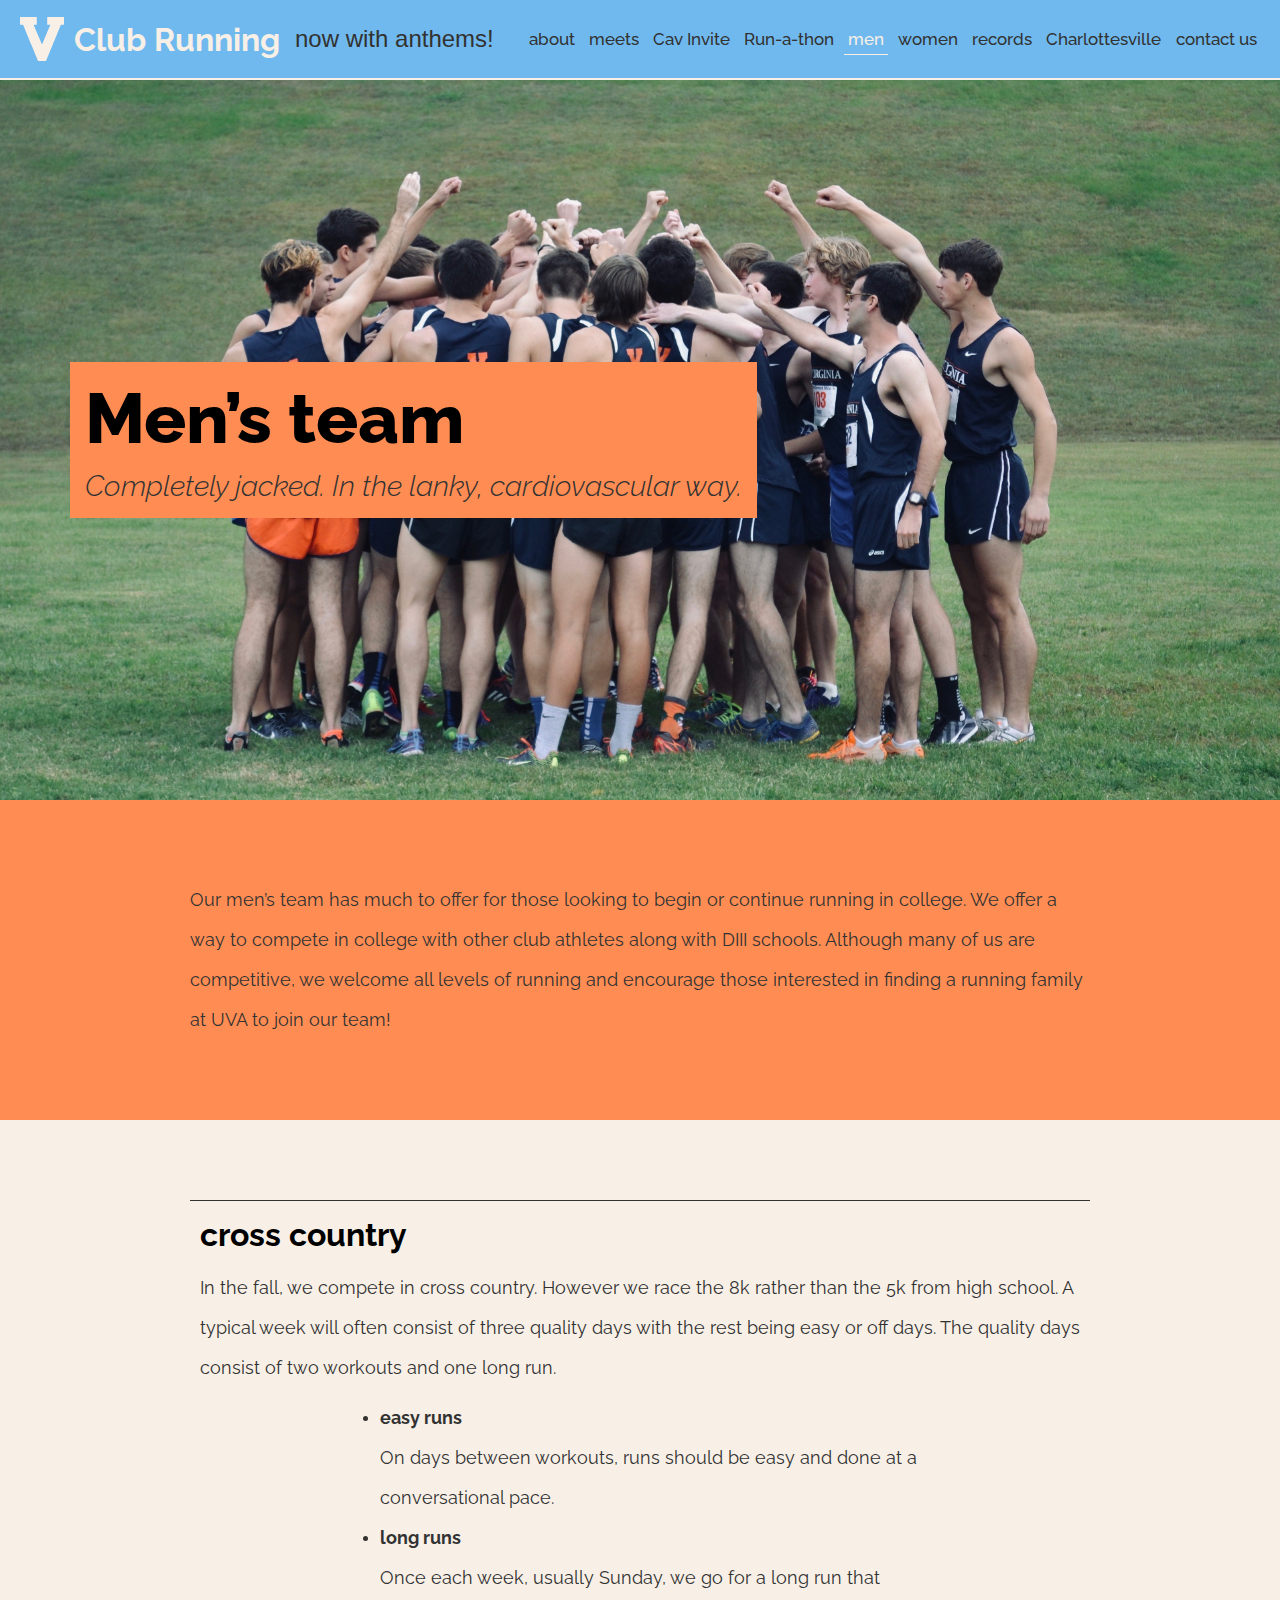
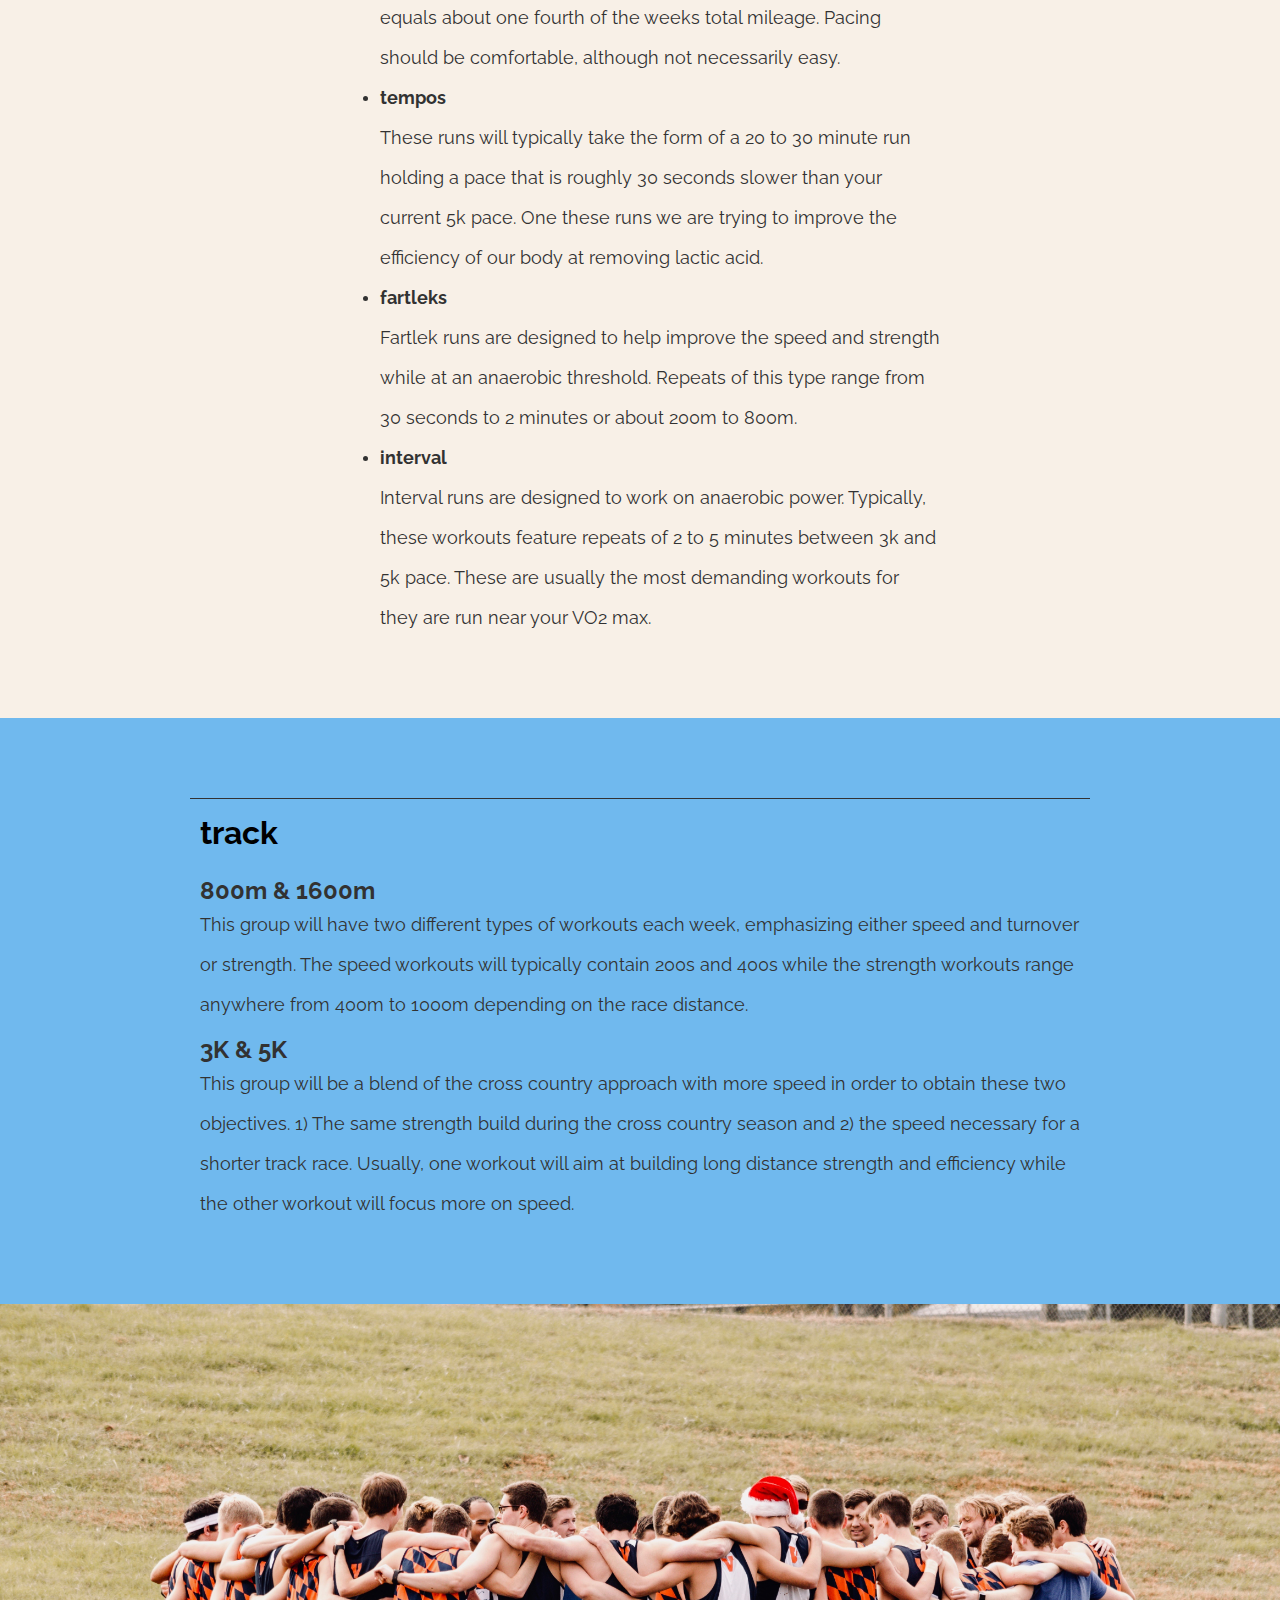
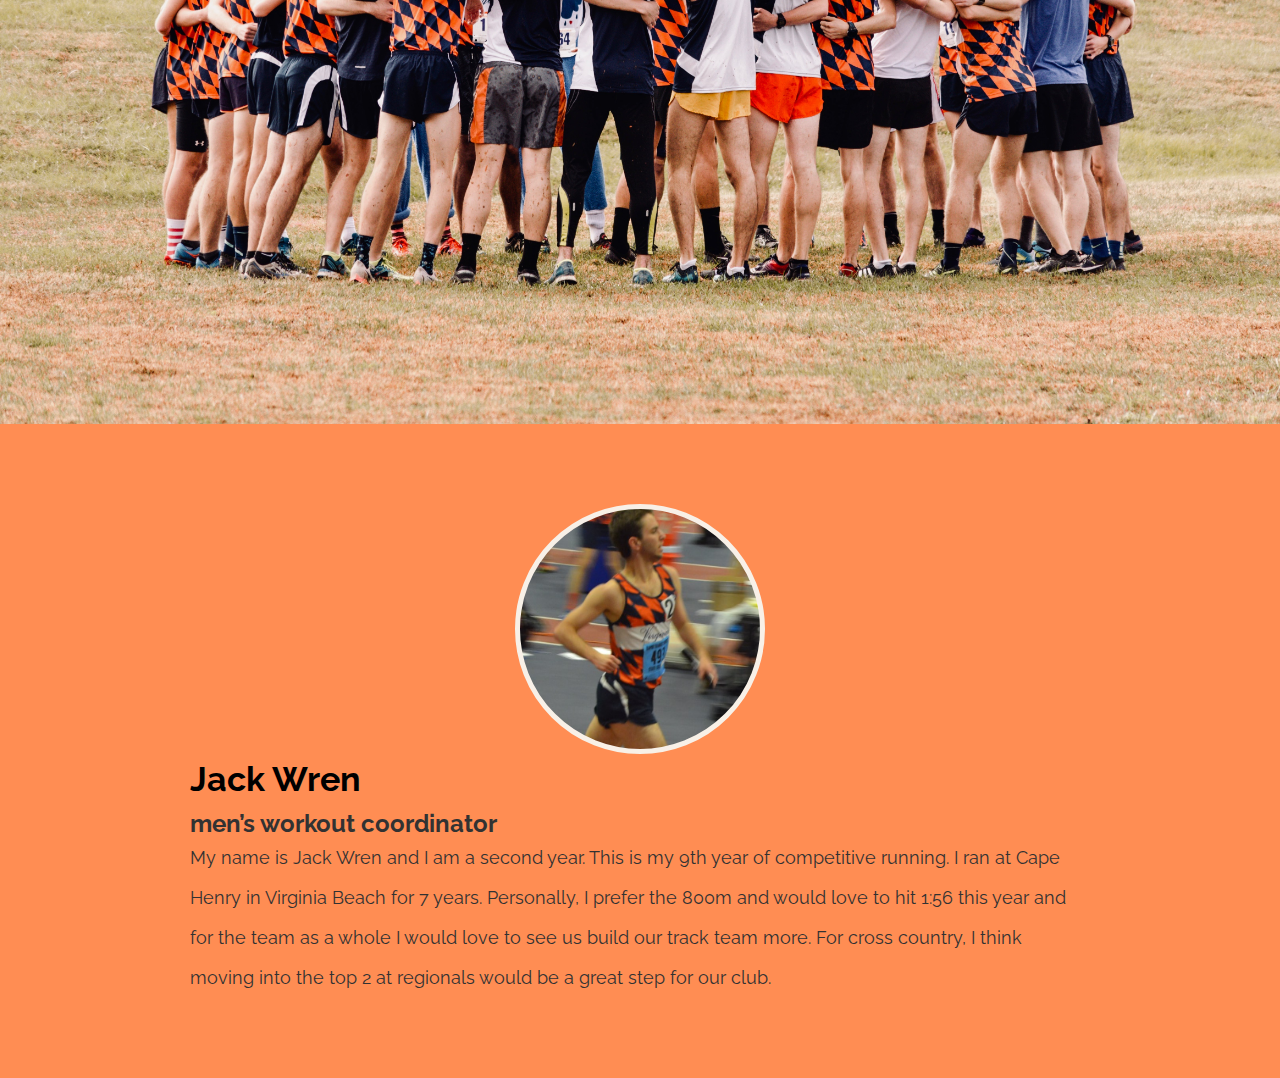
<file: men.html>
<!DOCTYPE html>
<html lang="en">
	<head>
		<meta charset="UTF-8">
		<meta name="viewport" content="width=device-width, initial-scale=1.0">

		<title>Men&rsquo;s team &vert; Club Running at UVA</title>

		<link rel="stylesheet" href="static/styles/men.css">


		<link rel="apple-touch-icon" sizes="180x180" href="/apple-touch-icon.png">
		<link rel="icon" type="image/png" sizes="32x32" href="/favicon-32x32.png">
		<link rel="icon" type="image/png" sizes="16x16" href="/favicon-16x16.png">
		<link rel="manifest" href="/site.webmanifest">
		<link rel="mask-icon" href="/safari-pinned-tab.svg" color="#ff8d53">
		<meta name="msapplication-TileColor" content="#ff8d53">
		<meta name="theme-color" content="#70b9ee">
	</head>
	<body>
		<div id="header">
			<a href="." class="site-title">
				<div class="container">
					<div class="logo"></div>
					<h1>Club Running</h1>
				</div>
			</a>
			<div class="site-navigation">
				<ul>
					<li><a href=".">about</a></li>
					<li><a href="meets">meets</a></li>
					<li><a href="invitational">Cav Invite</a></li>
					<li><a href="runathon">Run-a-thon</a></li>
					<li class="current-page"><a>men</a></li>
					<li><a href="women">women</a></li>
					<li><a href="records">records</a></li>
					<li><a href="charlottesville">Charlottesville</a></li>
					<li><a href="contact">contact us</a></li>
				</ul>
			</div>
			<div class="mobile-menu" onclick="toggleMobileNavigation()">
				<div class="hamburger hamburger--collapse">
					<div class="hamburger-box">
						<div class="hamburger-inner"></div>
					</div>
				</div>
			</div>
		</div>

		<div class="splash page-title image" style="background-image: url('static/images/splash/men/1.jpeg')">
			<div class="container fill">
				<div class="background orange">
					<h1>Men&rsquo;s team</h1>
					<h2>Completely jacked. In the lanky, cardiovascular way.</h2>
				</div>
			</div>
		</div>

		<div class="splash orange" id="welcome">
			<div class="container fill">
				<p>
					Our men&rsquo;s team has much to offer for those looking to begin or continue running in college. We offer a way to compete in college with other club athletes along with DIII schools. Although many of us are competitive, we welcome all levels of running and encourage those interested in finding a running family at UVA to join our team!
				</p>
			</div>
		</div>

		<div class="splash white" id="cross-country">
			<div class="container fill">
				<h3 class="top-line">cross country</h3>
				<p class="accompanies-top-line">
					In the fall, we compete in cross country. However we race the 8k rather than the 5k from high school. A typical week will often consist of three quality days with the rest being easy or off days. The quality days consist of two workouts and one long run.
				</p>
				<div class="inset align-center">
					<ul>
						<li>
							<p>easy runs</p>
							<p>On days between workouts, runs should be easy and done at a conversational pace.</p>
						</li>
						<li>
							<p>long runs</p>
							<p>Once each week, usually Sunday, we go for a long run that equals about one fourth of the weeks total mileage. Pacing should be comfortable, although not necessarily easy.</p>
						</li>
						<li>
							<p>tempos</p>
							<p>These runs will typically take the form of a 20 to 30 minute run holding a pace that is roughly 30 seconds slower than your current 5k pace. One these runs we are trying to improve the efficiency of our body at removing lactic acid.</p>
						</li>
						<li>
							<p>fartleks</p>
							<p>Fartlek runs are designed to help improve the speed and strength while at an anaerobic threshold. Repeats of this type range from 30 seconds to 2 minutes or about 200m to 800m.</p>
						</li>
						<li>
							<p>interval</p>
							<p>Interval runs are designed to work on anaerobic power. Typically, these workouts feature repeats of 2 to 5 minutes between 3k and 5k pace. These are usually the most demanding workouts for they are run near your VO2 max.</p>
						</li>
					</ul>
				</div>
			</div>
		</div>

		<div class="splash blue" id="track">
			<div class="container fill">
				<h3 class="top-line">track</h3>
				<h4 class="accompanies-top-line">800m &amp; 1600m</h4>
				<p class="accompanies-top-line">
					This group will have two different types of workouts each week, emphasizing  either speed and turnover or strength. The speed workouts will typically contain 200s and 400s while the strength workouts range anywhere from 400m to 1000m depending on the race distance.
				</p>
				<h4 class="accompanies-top-line">3K &amp; 5K</h4>
				<p class="accompanies-top-line">
					This group will be a blend of the cross country approach with more speed in order to obtain these two objectives. 1) The same strength build during the cross country season and 2) the speed necessary for a shorter track race. Usually, one workout will aim at building long distance strength and efficiency while the other workout will focus more on speed.
				</p>
			</div>
		</div>

		<div class="splash image" style="background-image: url('static/images/splash/men/0030.jpeg')"></div>

		<div class="splash orange" id="workout-coordinator">
			<div class="container">
				<div class="picture align-center outline-white" style="background-image: url('static/images/profiles/jack.jpeg')"></div>
				<h3>Jack Wren</h3>
				<h4>men&rsquo;s workout coordinator</h4>
				<p>
					My name is Jack Wren and I am a second year. This is my 9th year of competitive running. I ran at Cape Henry in Virginia Beach for 7 years. Personally, I prefer the 800m and would love to hit 1:56 this year and for the team as a whole I would love to see us build our track team more. For cross country, I think moving into the top 2 at regionals would be a great step for our club.
				</p>
			</div>
		</div>

		<script src="https://ajax.googleapis.com/ajax/libs/jquery/3.3.1/jquery.min.js"></script>
		<script type="text/javascript">
            let version = (new Date()).getTime();
            let script = document.createElement("script");
            script.src = "static/scripts/app.js?v=" + version;
            document.body.appendChild(script);
		</script>
	</body>
</html>
</file>
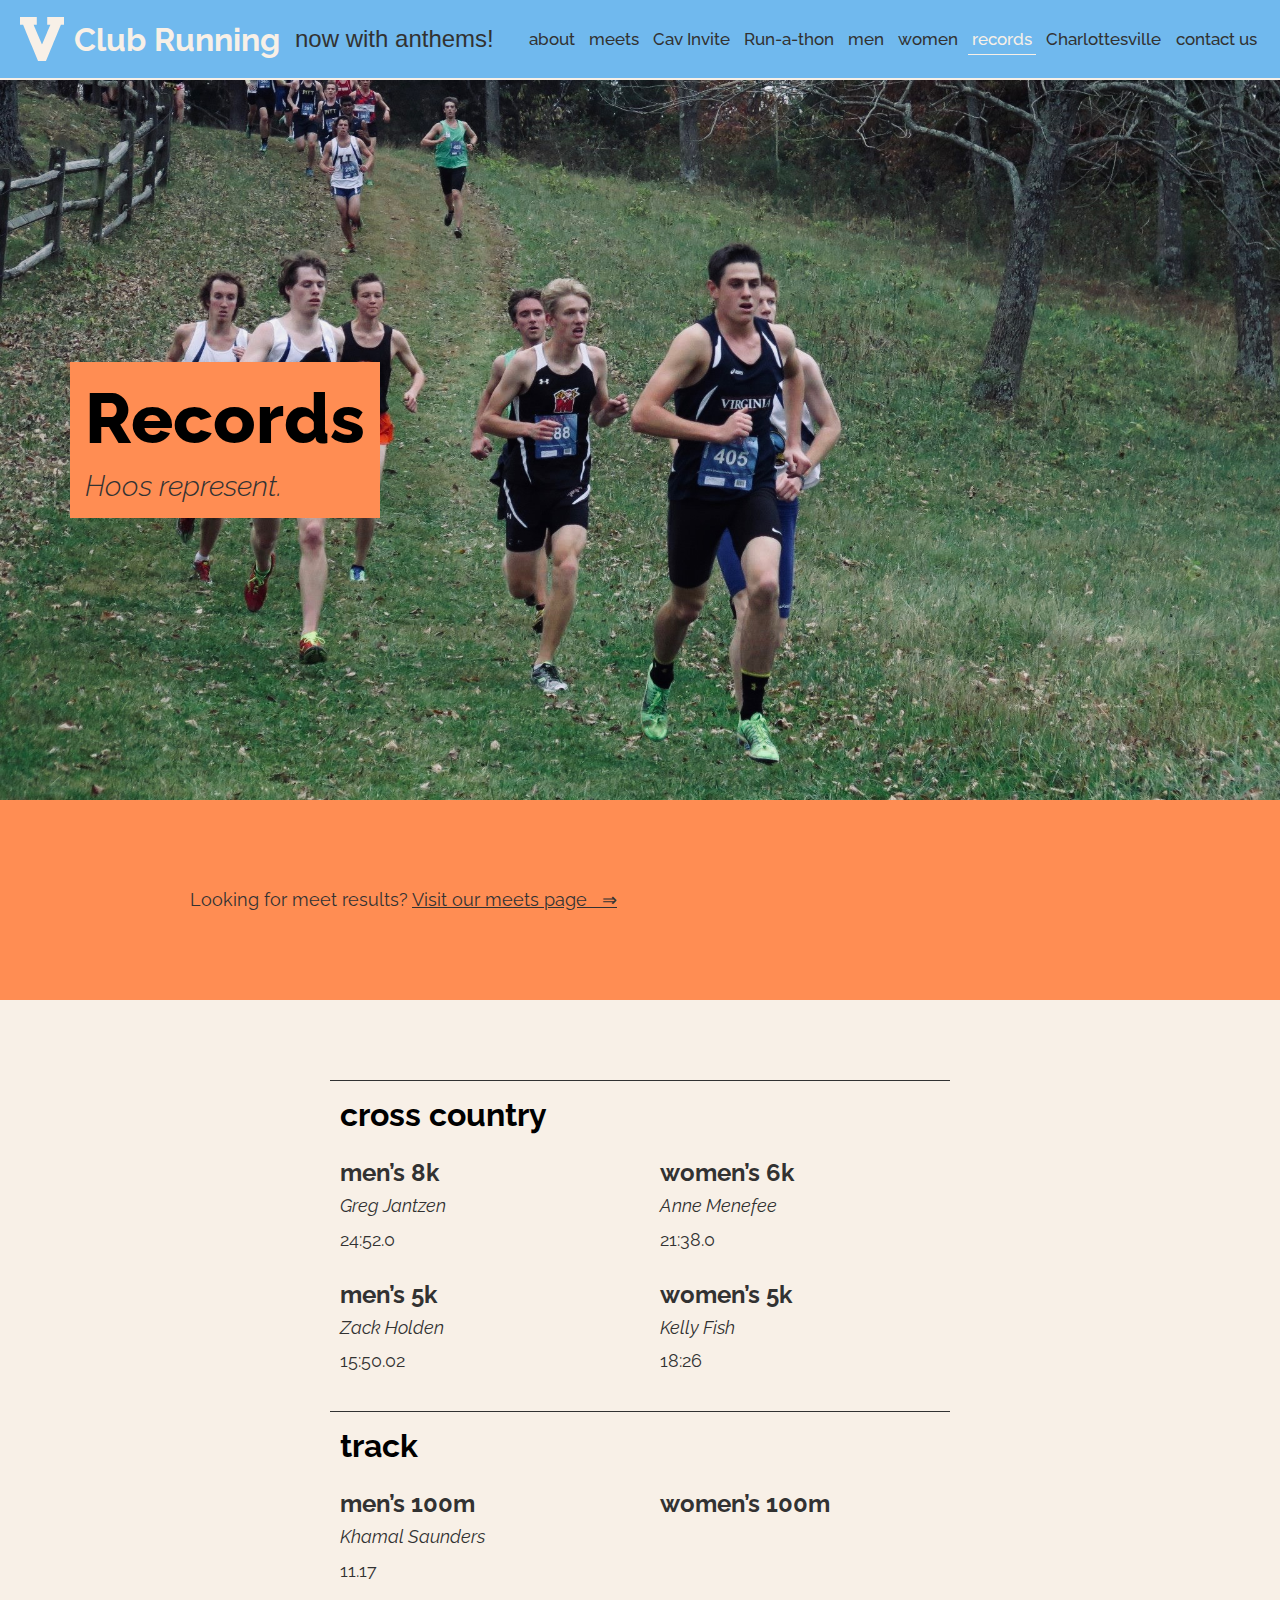
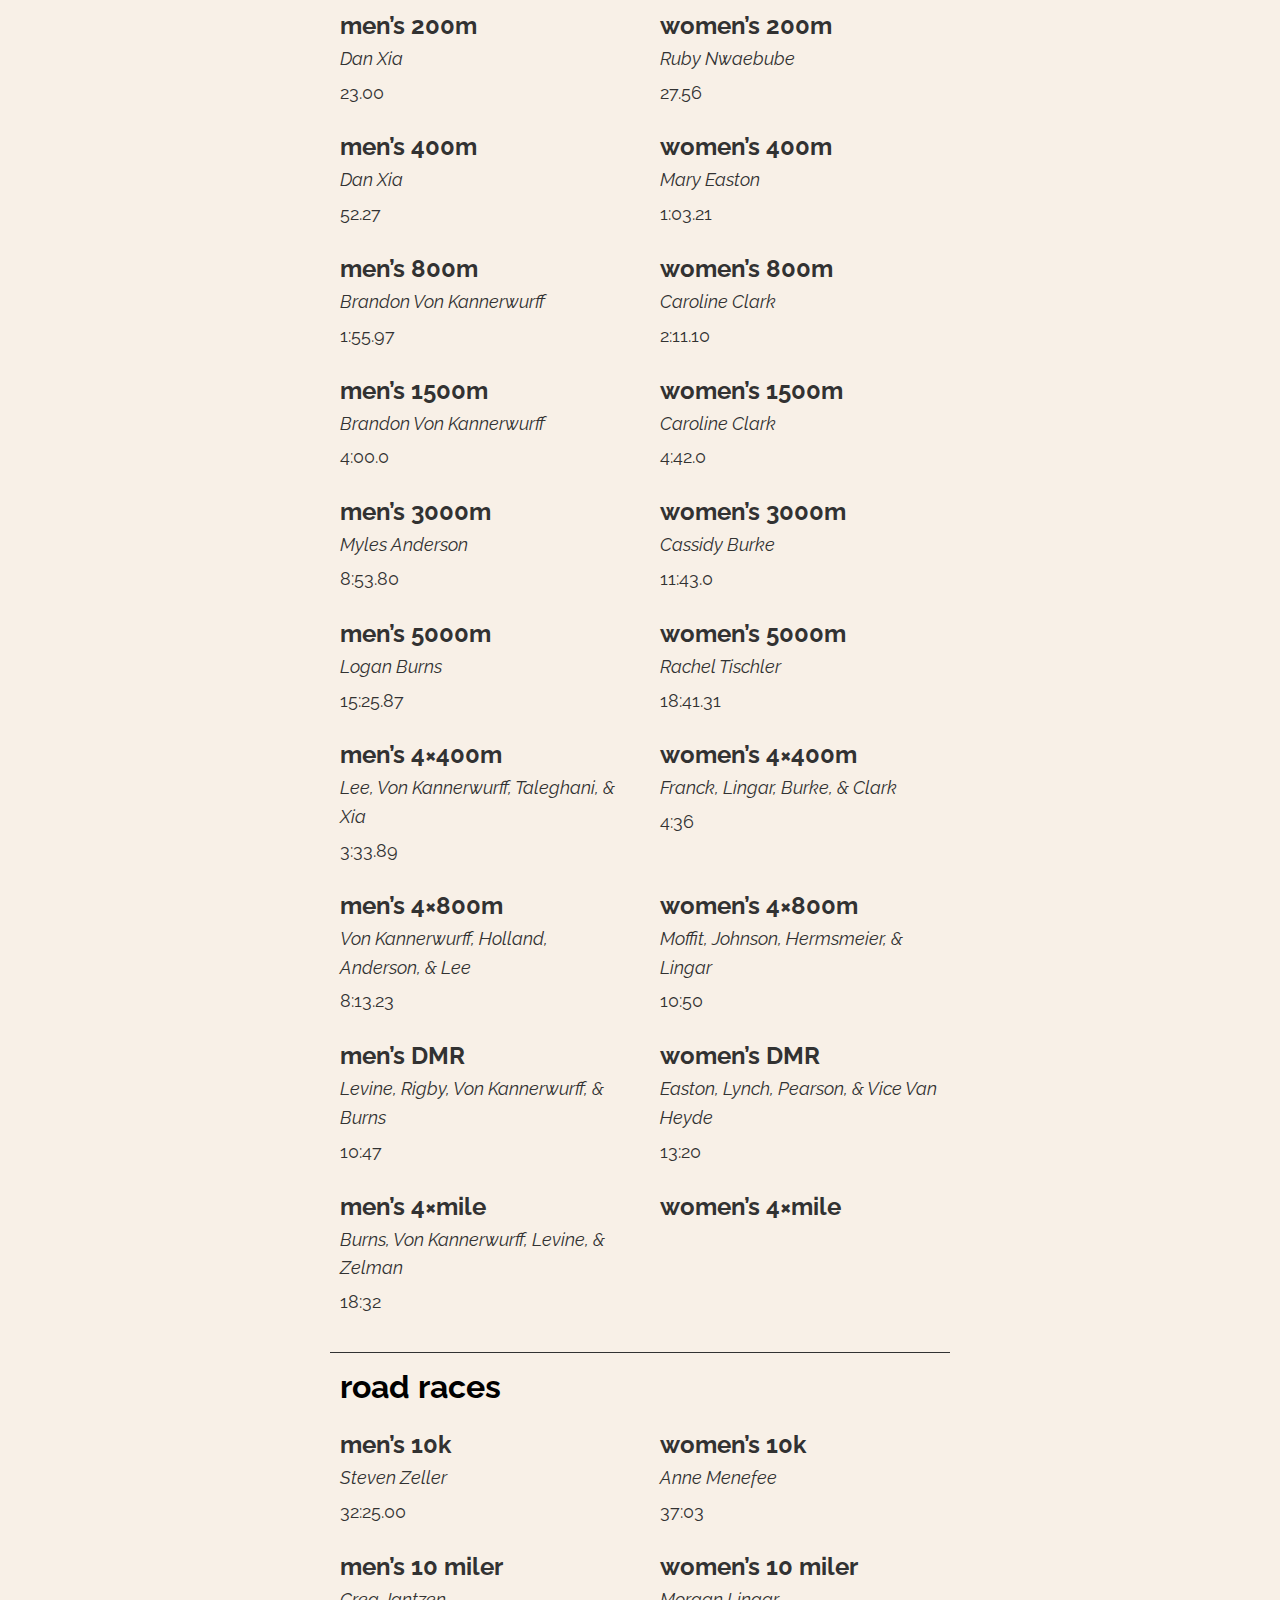
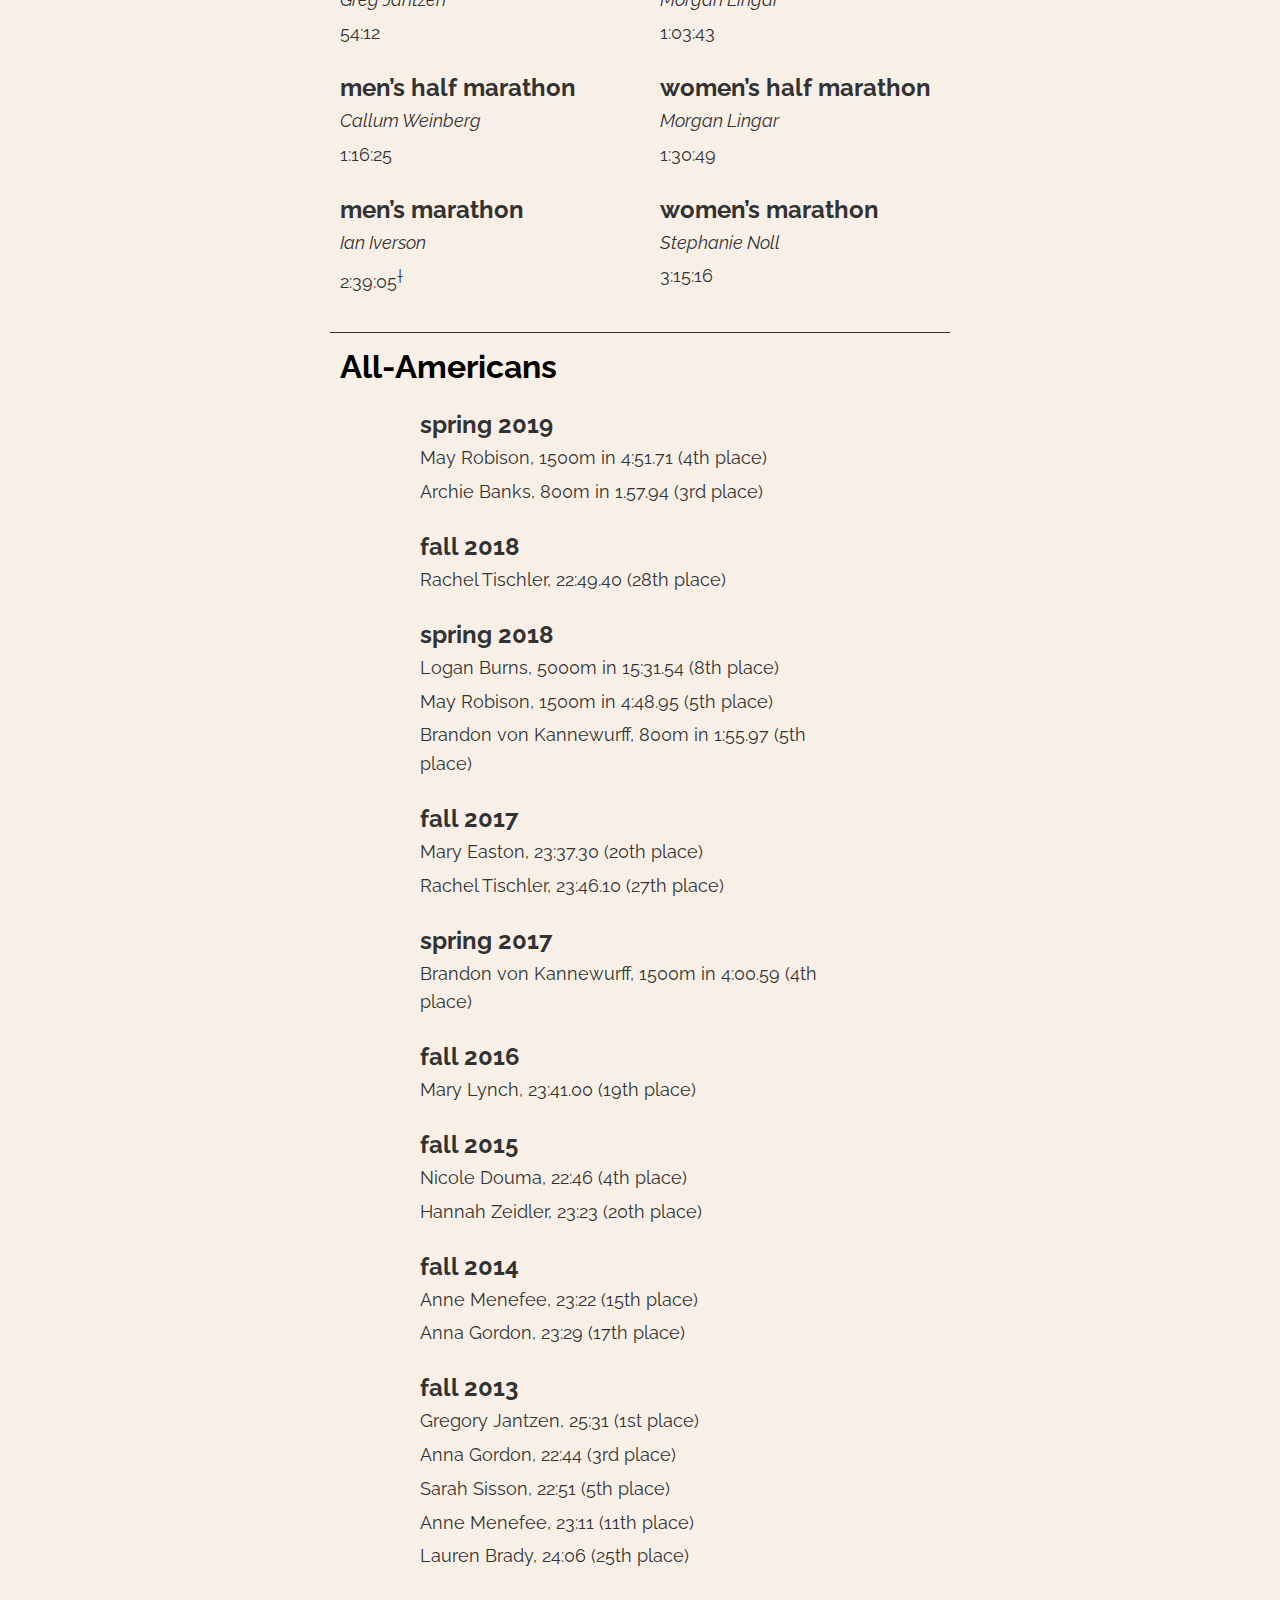
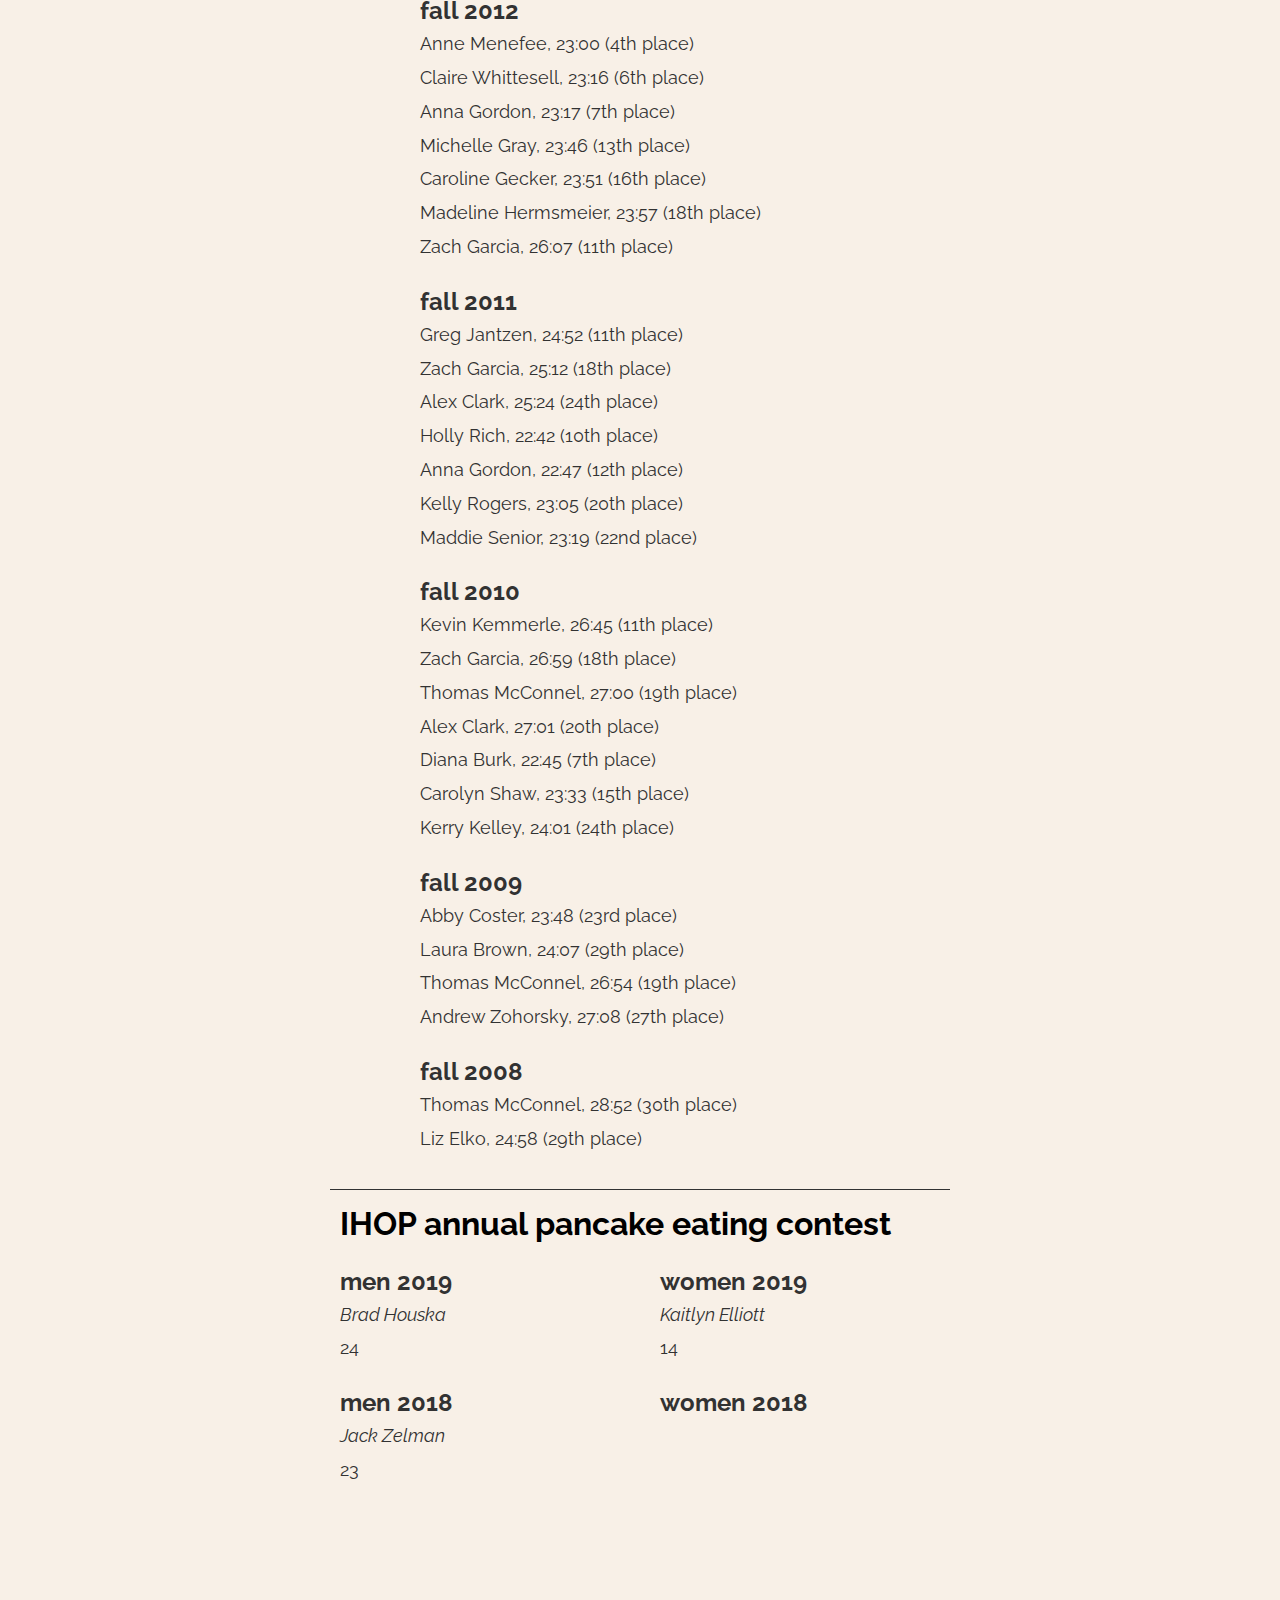
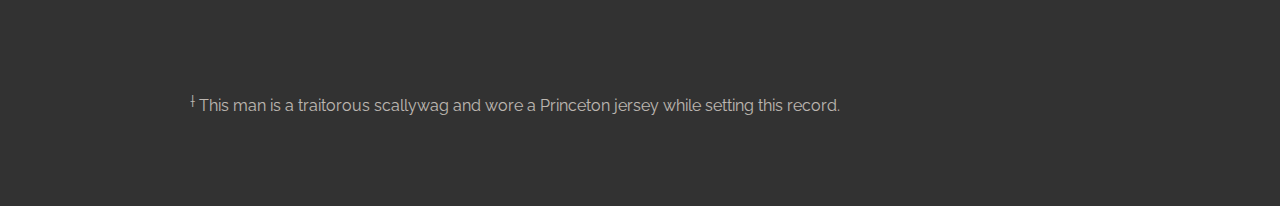
<file: records.html>
<!DOCTYPE html>
<!DOCTYPE html>
<html lang="en">
	<head>
		<meta charset="UTF-8">
		<meta name="viewport" content="width=device-width, initial-scale=1.0">

		<title>Records &vert; Club Running at UVA</title>

		<link rel="stylesheet" href="static/styles/records.css?v=0001">


		<link rel="apple-touch-icon" sizes="180x180" href="/apple-touch-icon.png">
		<link rel="icon" type="image/png" sizes="32x32" href="/favicon-32x32.png">
		<link rel="icon" type="image/png" sizes="16x16" href="/favicon-16x16.png">
		<link rel="manifest" href="/site.webmanifest">
		<link rel="mask-icon" href="/safari-pinned-tab.svg" color="#ff8d53">
		<meta name="msapplication-TileColor" content="#ff8d53">
		<meta name="theme-color" content="#70b9ee">
	</head>
	<body>

		<div id="header">
			<a href="." class="site-title">
				<div class="container">
					<div class="logo"></div>
					<h1>Club Running</h1>
				</div>
			</a>
			<div class="site-navigation">
				<ul>
					<li><a href=".">about</a></li>
					<li><a href="meets">meets</a></li>
					<li><a href="invitational">Cav Invite</a></li>
					<li><a href="runathon">Run-a-thon</a></li>
					<li><a href="men">men</a></li>
					<li><a href="women">women</a></li>
					<li class="current-page"><a>records</a></li>
					<li><a href="charlottesville">Charlottesville</a></li>
					<li><a href="contact">contact us</a></li>
				</ul>
			</div>
			<div class="mobile-menu" onclick="toggleMobileNavigation()">
				<div class="hamburger hamburger--collapse">
					<div class="hamburger-box">
						<div class="hamburger-inner"></div>
					</div>
				</div>
			</div>
		</div>

		<div class="splash page-title image" style="background-image: url('static/images/splash/records/1.jpeg')">
			<div class="container fill">
				<div class="background">
					<h1>Records</h1>
					<h2>Hoos represent.</h2>
				</div>
			</div>
		</div>

		<div class="splash orange">
			<div class="container fill">
				<p>Looking for meet results? <a href="meets">Visit our meets page </a></p>
			</div>
		</div>

		<div class="splash white">
			<div class="container">
				<h3 class="top-line">cross country</h3>
				<div class="section accompanies-top-line">
					<div class="row">
						<div class="column">
							<h4>men&rsquo;s 8k</h4>
							<p>Greg Jantzen</p>
							<p>24:52.0</p>
						</div>
						<div class="column">
							<h4>women&rsquo;s 6k</h4>
							<p>Anne Menefee</p>
							<p>21:38.0</p>
						</div>
					</div>
					<div class="row">
						<div class="column">
							<h4>men&rsquo;s 5k</h4>
							<p>Zack Holden</p>
							<p>15:50.02</p>
						</div>
						<div class="column">
							<h4>women&rsquo;s 5k</h4>
							<p>Kelly Fish</p>
							<p>18:26</p>
						</div>
					</div>
				</div>
				<h3 class="top-line">track</h3>
				<div class="section accompanies-top-line">
					<div class="row">
						<div class="column">
							<h4>men&rsquo;s 100m</h4>
							<p>Khamal Saunders</p>
							<p>11.17</p>
						</div>
						<div class="column">
							<h4>women&rsquo;s 100m</h4>
							<p>&nbsp;</p>
							<p>&nbsp;</p>
						</div>
					</div>
					<div class="row">
						<div class="column">
							<h4>men&rsquo;s 200m</h4>
							<p>Dan Xia</p>
							<p>23.00</p>
						</div>
						<div class="column">
							<h4>women&rsquo;s 200m</h4>
							<p>Ruby Nwaebube</p>
							<p>27.56</p>
						</div>
					</div>
					<div class="row">
						<div class="column">
							<h4>men&rsquo;s 400m</h4>
							<p>Dan Xia</p>
							<p>52.27</p>
						</div>
						<div class="column">
							<h4>women&rsquo;s 400m</h4>
							<p>Mary Easton</p>
							<p>1:03.21</p>
						</div>
					</div>
					<div class="row">
						<div class="column">
							<h4>men&rsquo;s 800m</h4>
							<p>Brandon Von Kannerwurff</p>
							<p>1:55.97</p>
						</div>
						<div class="column">
							<h4>women&rsquo;s 800m</h4>
							<p>Caroline Clark</p>
							<p>2:11.10</p>
						</div>
					</div>
					<div class="row">
						<div class="column">
							<h4>men&rsquo;s 1500m</h4>
							<p>Brandon Von Kannerwurff</p>
							<p>4:00.0</p>
						</div>
						<div class="column">
							<h4>women&rsquo;s 1500m</h4>
							<p>Caroline Clark</p>
							<p>4:42.0</p>
						</div>
					</div>
					<div class="row">
						<div class="column">
							<h4>men&rsquo;s 3000m</h4>
							<p>Myles Anderson</p>
							<p>8:53.80</p>
						</div>
						<div class="column">
							<h4>women&rsquo;s 3000m</h4>
							<p>Cassidy Burke</p>
							<p>11:43.0</p>
						</div>
					</div>
					<div class="row">
						<div class="column">
							<h4>men&rsquo;s 5000m</h4>
							<p>Logan Burns</p>
							<p>15:25.87</p>
						</div>
						<div class="column">
							<h4>women&rsquo;s 5000m</h4>
							<p>Rachel Tischler</p>
							<p>18:41.31</p>
						</div>
					</div>
					<div class="row">
						<div class="column">
							<h4>men&rsquo;s 4&#215;400m</h4>
							<p>Lee, Von Kannerwurff, Taleghani, &amp; Xia</p>
							<p>3:33.89</p>
						</div>
						<div class="column">
							<h4>women&rsquo;s 4&#215;400m</h4>
							<p>Franck, Lingar, Burke, &amp; Clark</p>
							<p>4:36</p>
						</div>
					</div>
					<div class="row">
						<div class="column">
							<h4>men&rsquo;s 4&#215;800m</h4>
							<p>Von Kannerwurff, Holland, Anderson, &amp; Lee</p>
							<p>8:13.23</p>
						</div>
						<div class="column">
							<h4>women&rsquo;s 4&#215;800m</h4>
							<p>Moffit, Johnson, Hermsmeier, &amp; Lingar</p>
							<p>10:50</p>
						</div>
					</div>
					<div class="row">
						<div class="column">
							<h4>men&rsquo;s DMR</h4>
							<p>Levine, Rigby, Von Kannerwurff, &amp; Burns</p>
							<p>10:47</p>
						</div>
						<div class="column">
							<h4>women&rsquo;s DMR</h4>
							<p>Easton, Lynch, Pearson, &amp; Vice Van Heyde</p>
							<p>13:20</p>
						</div>
					</div>
					<div class="row">
						<div class="column">
							<h4>men&rsquo;s 4&#215;mile</h4>
							<p>Burns, Von Kannerwurff, Levine, &amp; Zelman</p>
							<p>18:32</p>
						</div>
						<div class="column">
							<h4>women&rsquo;s 4&#215;mile</h4>
							<p>&nbsp;</p>
							<p>&nbsp;</p>
						</div>
					</div>
				</div>
				<h3 class="top-line">road races</h3>
				<div class="section accompanies-top-line">
					<div class="row">
						<div class="column">
							<h4>men&rsquo;s 10k</h4>
							<p>Steven Zeller</p>
							<p>32:25.00</p>
						</div>
						<div class="column">
							<h4>women&rsquo;s 10k</h4>
							<p>Anne Menefee</p>
							<p>37:03</p>
						</div>
					</div>
					<div class="row">
						<div class="column">
							<h4>men&rsquo;s 10 miler</h4>
							<p>Greg Jantzen</p>
							<p>54:12</p>
						</div>
						<div class="column">
							<h4>women&rsquo;s 10 miler</h4>
							<p>Morgan Lingar</p>
							<p>1:03:43</p>
						</div>
					</div>
					<div class="row">
						<div class="column">
							<h4>men&rsquo;s half marathon</h4>
							<p>Callum Weinberg</p>
							<p>1:16:25</p>
						</div>
						<div class="column">
							<h4>women&rsquo;s half marathon</h4>
							<p>Morgan Lingar</p>
							<p>1:30:49</p>
						</div>
					</div>
					<div class="row">
						<div class="column" id="origin-note-01">
							<h4>men&rsquo;s marathon</h4>
							<p>Ian Iverson</p>
							<p>2:39:05<sup><a href="#note-01">&dagger;</a></sup></p>
						</div>
						<div class="column">
							<h4>women&rsquo;s marathon</h4>
							<p>Stephanie Noll</p>
							<p>3:15:16</p>
						</div>
					</div>
				</div>
				<h3 class="top-line">All-Americans</h3>
				<div class="section accompanies-top-line" id="all-americans">
					<div class="row">
						<div class="column full">
							<h4>spring 2019</h4>
							<p>May Robison, 1500m in 4:51.71 (4th place)</p>
							<p>Archie Banks, 800m in 1.57.94 (3rd place)</p>
						</div>
					</div>
					<div class="row">
						<div class="column full">
							<h4>fall 2018</h4>
							<p>Rachel Tischler, 22:49.40 (28th place)</p>
						</div>
					</div>
					<div class="row">
						<div class="column full">
							<h4>spring 2018</h4>
							<p>Logan Burns, 5000m in 15:31.54 (8th place)</p>
							<p>May Robison, 1500m in 4:48.95 (5th place)</p>
							<p>Brandon von Kannewurff, 800m in 1:55.97 (5th place)</p>
						</div>
					</div>
					<div class="row">
						<div class="column full">
							<h4>fall 2017</h4>
							<p>Mary Easton, 23:37.30 (20th place)</p>
							<p>Rachel Tischler, 23:46.10 (27th place)</p>
						</div>
					</div>
					<div class="row">
						<div class="column full">
							<h4>spring 2017</h4>
							<p>Brandon von Kannewurff, 1500m in 4:00.59 (4th place)</p>
						</div>
					</div>
					<div class="row">
						<div class="column full">
							<h4>fall 2016</h4>
							<p>Mary Lynch, 23:41.00 (19th place)</p>
						</div>
					</div>
					<div class="row">
						<div class="column full">
							<h4>fall 2015</h4>
							<p>Nicole Douma, 22:46 (4th place)</p>
							<p>Hannah Zeidler, 23:23 (20th place)</p>
						</div>
					</div>
					<div class="row">
						<div class="column full">
							<h4>fall 2014</h4>
							<p>Anne Menefee, 23:22 (15th place)</p>
							<p>Anna Gordon, 23:29 (17th place)</p>
						</div>
					</div>
					<div class="row">
						<div class="column full">
							<h4>fall 2013</h4>
							<p>Gregory Jantzen, 25:31 (1st place)</p>
							<p>Anna Gordon, 22:44 (3rd place)</p>
							<p>Sarah Sisson, 22:51 (5th place)</p>
							<p>Anne Menefee, 23:11 (11th place)</p>
							<p>Lauren Brady, 24:06 (25th place)</p>
						</div>
					</div>
					<div class="row">
						<div class="column full">
							<h4>fall 2012</h4>
							<p>Anne Menefee, 23:00 (4th place)</p>
							<p>Claire Whittesell, 23:16 (6th place)</p>
							<p>Anna Gordon, 23:17 (7th place)</p>
							<p>Michelle Gray, 23:46 (13th place)</p>
							<p>Caroline Gecker, 23:51 (16th place)</p>
							<p>Madeline Hermsmeier, 23:57 (18th place)</p>
							<p>Zach Garcia, 26:07 (11th place)</p>
						</div>
					</div>
					<div class="row">
						<div class="column full">
							<h4>fall 2011</h4>
							<p>Greg Jantzen, 24:52 (11th place)</p>
							<p>Zach Garcia, 25:12 (18th place)</p>
							<p>Alex Clark, 25:24 (24th place)</p>
							<p>Holly Rich, 22:42 (10th place)</p>
							<p>Anna Gordon, 22:47 (12th place)</p>
							<p>Kelly Rogers, 23:05 (20th place)</p>
							<p>Maddie Senior, 23:19 (22nd place)</p>
						</div>
					</div>
					<div class="row">
						<div class="column full">
							<h4>fall 2010</h4>
							<p>Kevin Kemmerle, 26:45 (11th place)</p>
							<p>Zach Garcia, 26:59 (18th place)</p>
							<p>Thomas McConnel, 27:00 (19th place)</p>
							<p>Alex Clark, 27:01 (20th place)</p>
							<p>Diana Burk, 22:45 (7th place)</p>
							<p>Carolyn Shaw, 23:33 (15th place)</p>
							<p>Kerry Kelley, 24:01 (24th place)</p>
						</div>
					</div>
					<div class="row">
						<div class="column full">
							<h4>fall 2009</h4>
							<p>Abby Coster, 23:48 (23rd place)</p>
							<p>Laura Brown, 24:07 (29th place)</p>
							<p>Thomas McConnel, 26:54 (19th place)</p>
							<p>Andrew Zohorsky, 27:08 (27th place)</p>
						</div>
					</div>
					<div class="row">
						<div class="column full">
							<h4>fall 2008</h4>
							<p>Thomas McConnel, 28:52 (30th place)</p>
							<p>Liz Elko, 24:58 (29th place)</p>
						</div>
					</div>
				</div>
				<h3 class="top-line">IHOP annual pancake eating contest</h3>
				<div class="section accompanies-top-line">
					<div class="row">
						<div class="column">
							<h4>men 2019</h4>
							<p>Brad Houska</p>
							<p>24</p>
						</div>
						<div class="column">
							<h4>women 2019</h4>
							<p>Kaitlyn Elliott</p>
							<p>14</p>
						</div>
					</div>
					<div class="row">
						<div class="column">
							<h4>men 2018</h4>
							<p>Jack Zelman</p>
							<p>23</p>
						</div>
						<div class="column">
							<h4>women 2018</h4>
							<p>&nbsp;</p>
							<p>&nbsp;</p>
						</div>
					</div>
				</div>
			</div>
		</div>
		<div class="splash gray">
			<div class="container fill">
				<p class="fade small" id="note-01"><sup><a href="#origin-note-01">&dagger;</a></sup> This man is a traitorous scallywag and wore a Princeton jersey while setting this record.</p>
			</div>
		</div>

		<script src="https://ajax.googleapis.com/ajax/libs/jquery/3.3.1/jquery.min.js"></script>
		<script type="text/javascript">
            let version = (new Date()).getTime();
            let script = document.createElement("script");
            script.src = "static/scripts/app.js?v=" + version;
            document.body.appendChild(script);
		</script>
	</body>
</html>
</file>
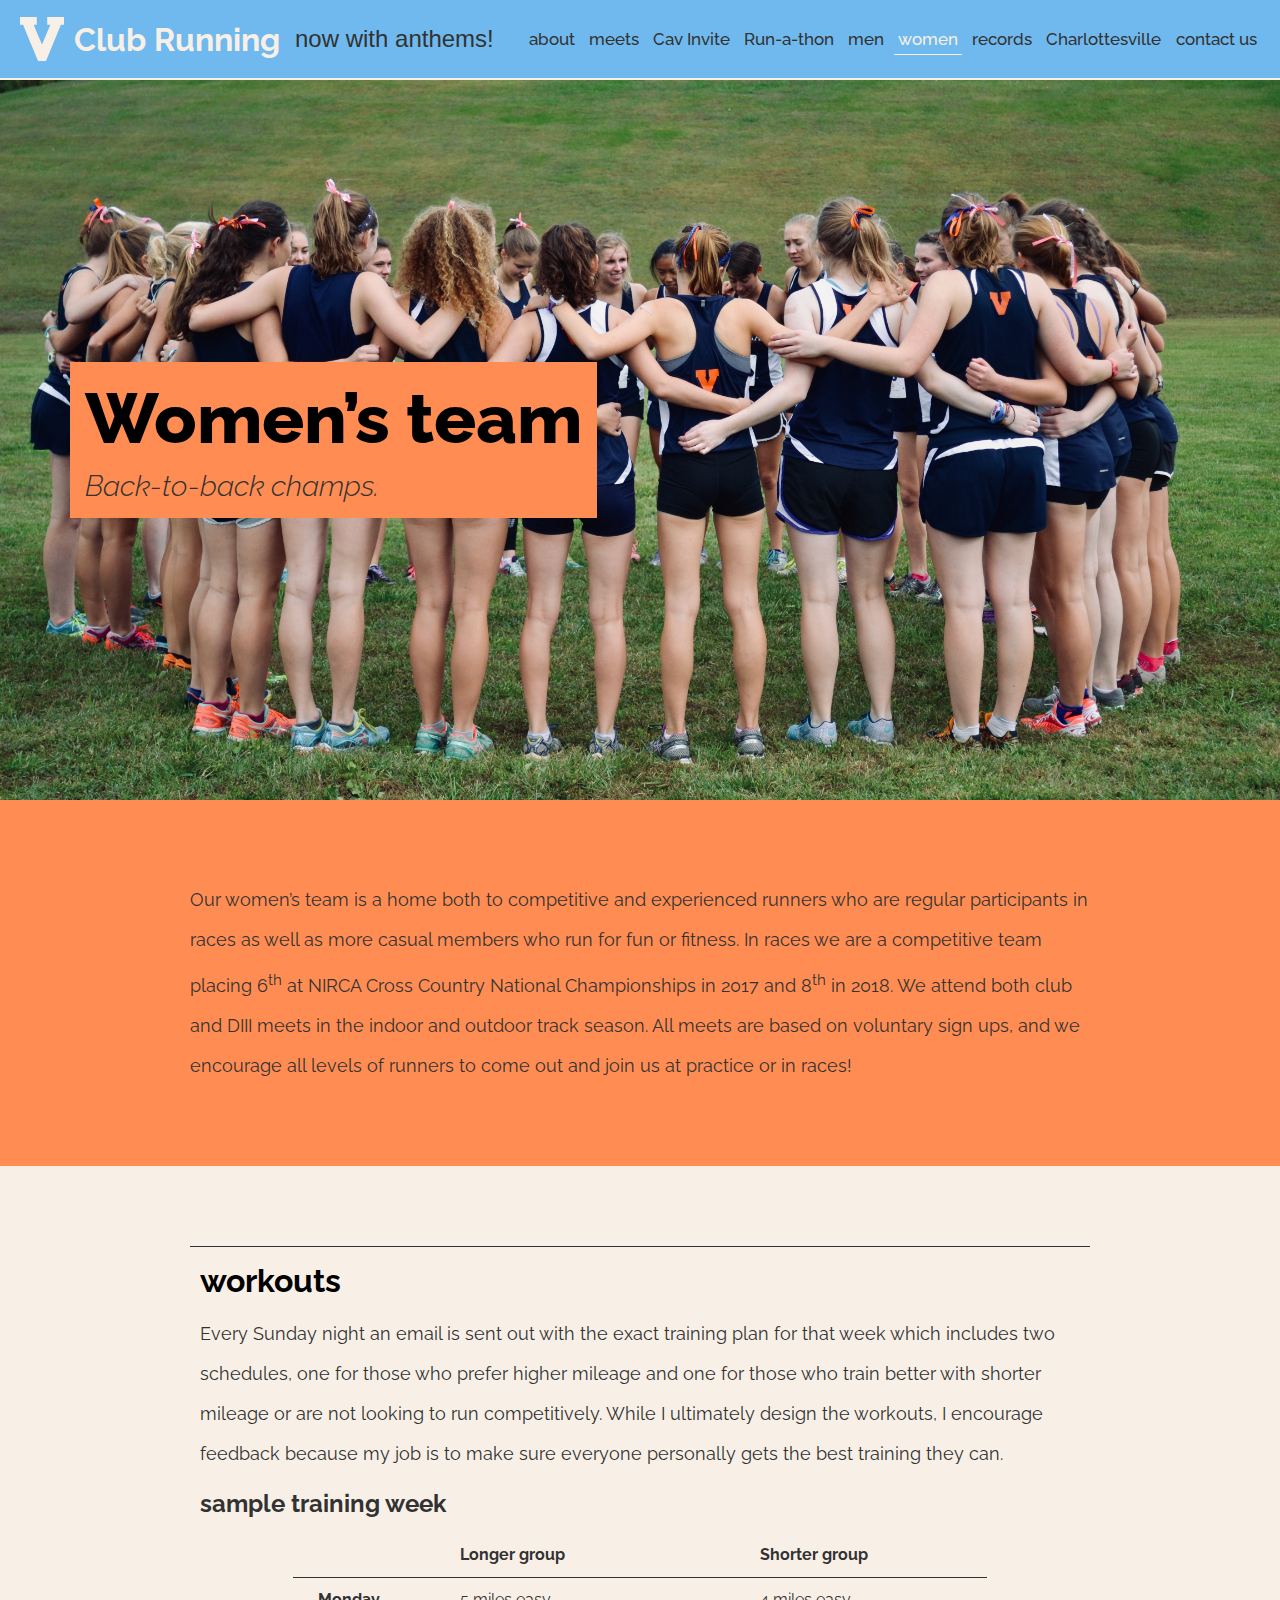
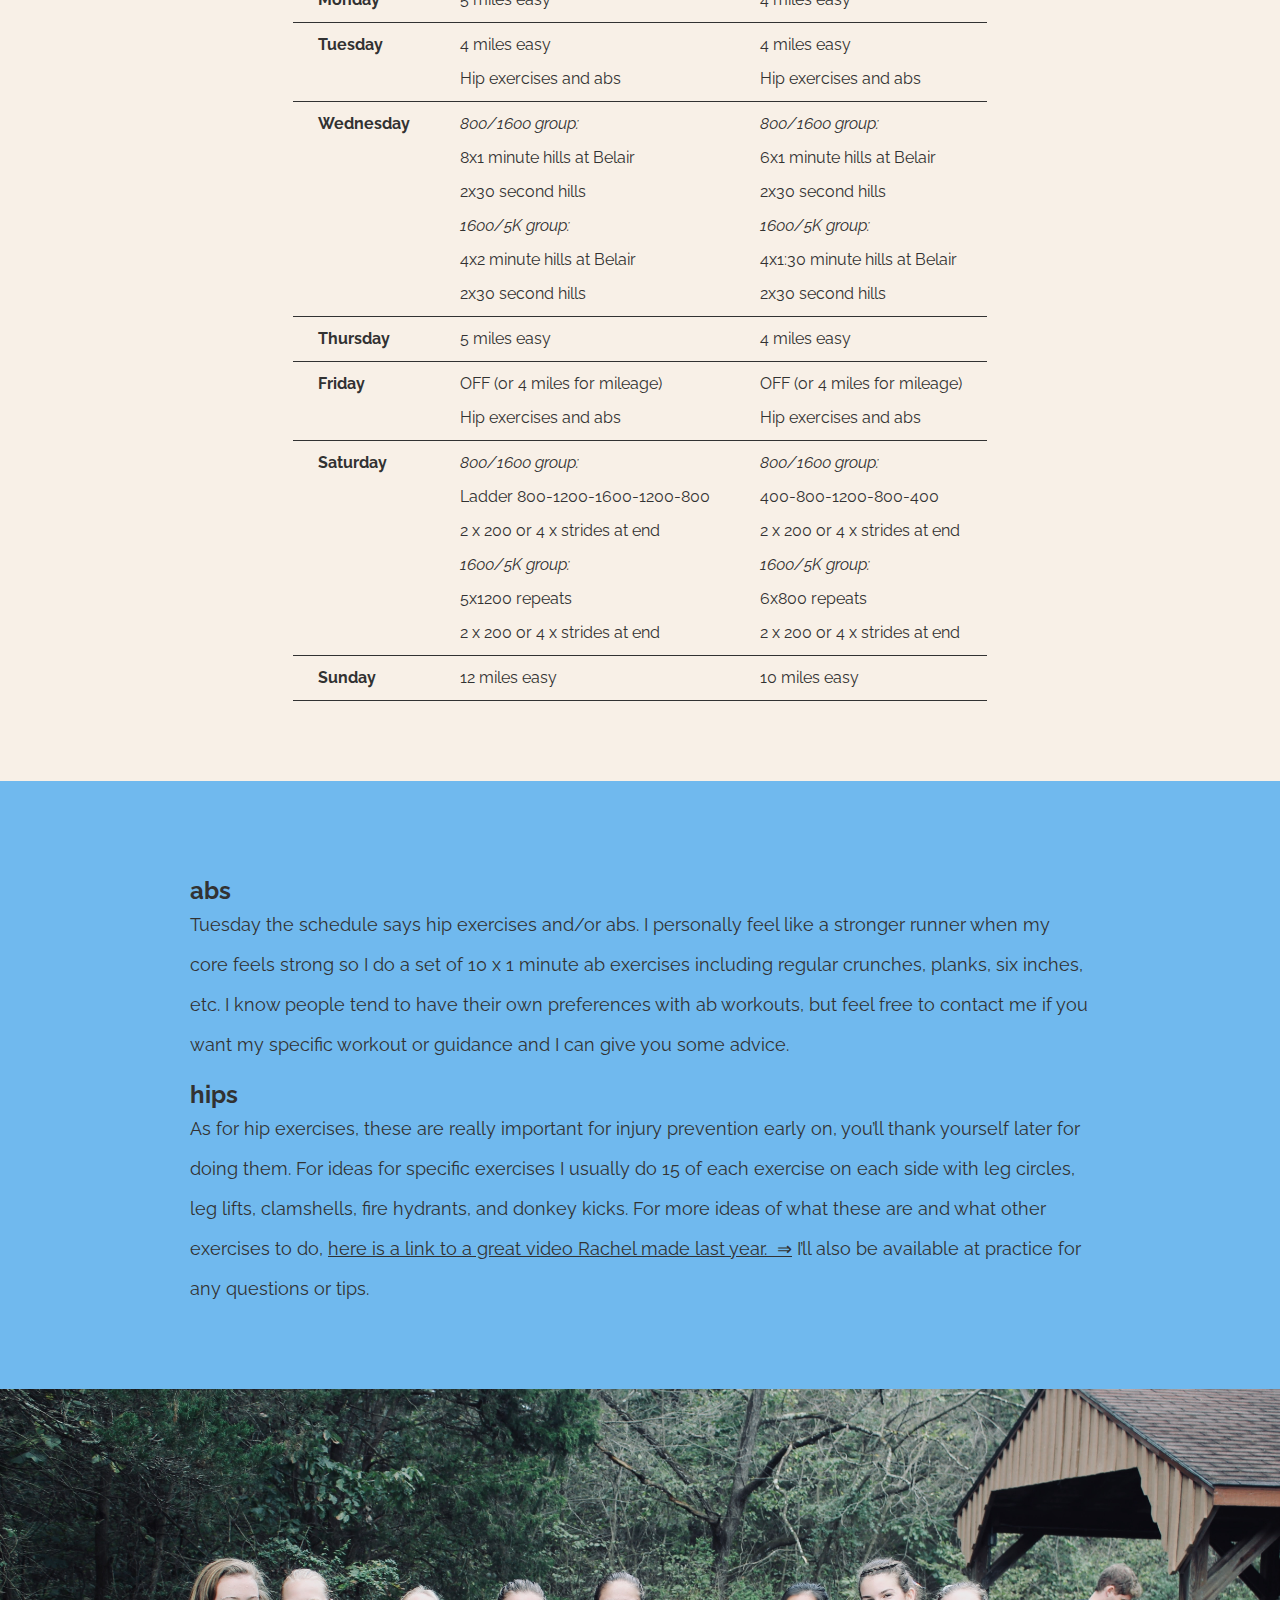
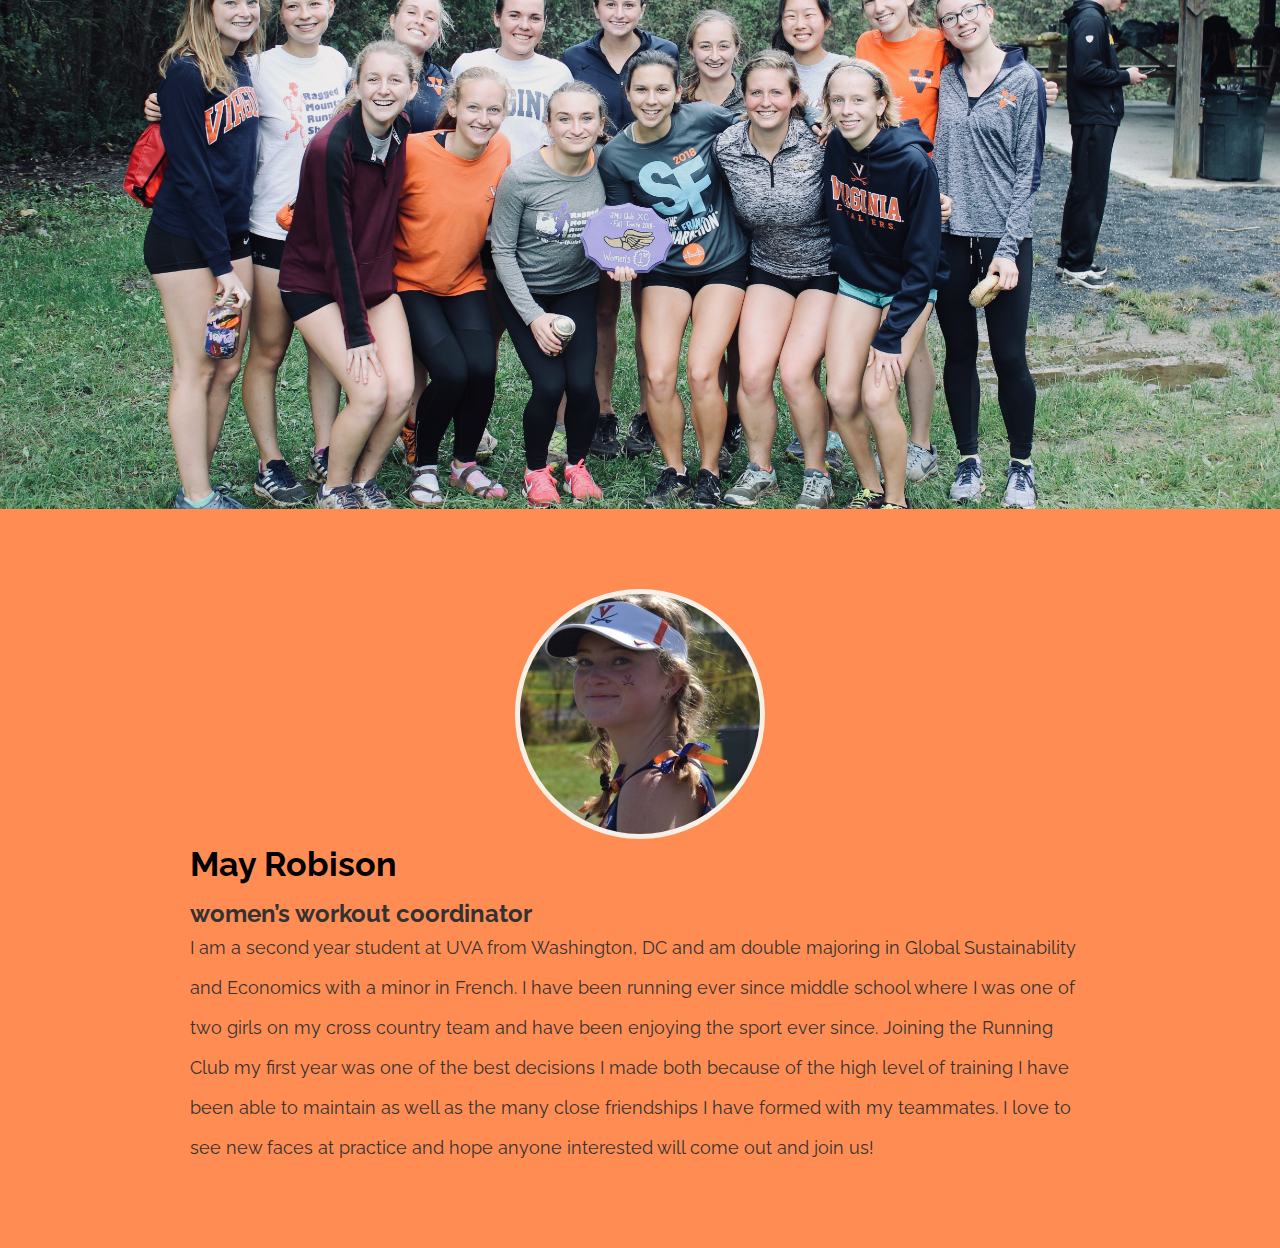
<file: women.html>
<!DOCTYPE html>
<html lang="en">
	<head>
		<meta charset="UTF-8">
		<meta name="viewport" content="width=device-width, initial-scale=1.0">

		<title>Women&rsquo;s team &vert; Club Running at UVA</title>

		<link rel="stylesheet" href="static/styles/women.css">


		<link rel="apple-touch-icon" sizes="180x180" href="/apple-touch-icon.png">
		<link rel="icon" type="image/png" sizes="32x32" href="/favicon-32x32.png">
		<link rel="icon" type="image/png" sizes="16x16" href="/favicon-16x16.png">
		<link rel="manifest" href="/site.webmanifest">
		<link rel="mask-icon" href="/safari-pinned-tab.svg" color="#ff8d53">
		<meta name="msapplication-TileColor" content="#ff8d53">
		<meta name="theme-color" content="#70b9ee">
	</head>
	<body>
		<div id="header">
			<a href="." class="site-title">
				<div class="container">
					<div class="logo"></div>
					<h1>Club Running</h1>
				</div>
			</a>
			<div class="site-navigation">
				<ul>
					<li><a href=".">about</a></li>
					<li><a href="meets">meets</a></li>
					<li><a href="invitational">Cav Invite</a></li>
					<li><a href="runathon">Run-a-thon</a></li>
					<li><a href="men">men</a></li>
					<li class="current-page"><a>women</a></li>
					<li><a href="records">records</a></li>
					<li><a href="charlottesville">Charlottesville</a></li>
					<li><a href="contact">contact us</a></li>
				</ul>
			</div>
			<div class="mobile-menu" onclick="toggleMobileNavigation()">
				<div class="hamburger hamburger--collapse">
					<div class="hamburger-box">
						<div class="hamburger-inner"></div>
					</div>
				</div>
			</div>
		</div>

		<div class="splash page-title image" style="background-image: url('static/images/splash/women/1.jpeg')">
			<div class="container fill">
				<div class="background">
					<h1>Women&rsquo;s team</h1>
					<h2>Back-to-back champs.</h2>
				</div>
			</div>
		</div>

		<div class="splash orange" id="welcome">
			<div class="container fill">
				<p>
					Our women&rsquo;s team is a home both to competitive and experienced runners who are regular participants in races as well as more casual members who run for fun or fitness. In races we are a competitive team placing 6<sup>th</sup> at NIRCA Cross Country National Championships in 2017 and 8<sup>th</sup> in 2018. We attend both club and DIII meets in the indoor and outdoor track season. All meets are based on voluntary sign ups, and we encourage all levels of runners to come out and join us at practice or in races!
				</p>
			</div>
		</div>

		<div class="splash white" id="workouts">
			<div class="container fill">
				<h3 class="top-line">workouts</h3>
				<p class="accompanies-top-line">
					Every Sunday night an email is sent out with the exact training plan for that week which includes two schedules, one for those who prefer higher mileage and one for those who train better with shorter mileage or are not looking to run competitively. While I ultimately design the workouts, I encourage feedback because my job is to make sure everyone personally gets the best training they can.
				</p>
				<h4 class="accompanies-top-line">sample training week</h4>
				<table class="align-center">
					<tr><th></th><th>Longer group</th><th>Shorter group</th></tr>
					<tr>
						<td>Monday</td>
						<td><span>Longer group<br></span>5 miles easy</td>
						<td><span>Shorter group<br></span>4 miles easy</td>
					</tr>
					<tr><td>Tuesday</td>
						<td><span>Longer group<br></span>4 miles easy<br>Hip exercises and abs</td>
						<td><span>Shorter group<br></span>4 miles easy<br>Hip exercises and abs</td>
					</tr>
					<tr>
						<td>Wednesday</td>
						<td>
							<span>Longer group<br></span>
							<em>800/1600 group: </em><br>
							8x1 minute hills at Belair<br>
							2x30 second hills<br>
							<em>1600/5K group: </em><br>
							4x2 minute hills at Belair<br>
							2x30 second hills<br>
						</td>
						<td>
							<span>Shorter group<br></span>
							<em>800/1600 group: </em><br>
							6x1 minute hills at Belair<br>
							2x30 second hills<br>
							<em>1600/5K group: </em><br>
							4x1:30 minute hills at Belair<br>
							2x30 second hills<br>
						</td>
					</tr>
					<tr>
						<td>Thursday</td>
						<td><span>Longer group<br></span>5 miles easy</td>
						<td><span>Shorter group<br></span>4 miles easy</td>
					</tr>
					<tr>
						<td>Friday</td>
						<td><span>Longer group<br></span>OFF (or 4 miles for mileage) <br> Hip exercises and abs</td>
						<td><span>Shorter group<br></span>OFF (or 4 miles for mileage) <br> Hip exercises and abs</td>
					</tr>
					<tr>
						<td>Saturday</td>
						<td>
							<span>Longer group<br></span>
							<em>800/1600 group:</em> <br>
							Ladder 800-1200-1600-1200-800 <br>
							2 x 200 or 4 x strides at end <br>
							<em>1600/5K group:</em> <br>
							5x1200 repeats <br>
							2 x 200 or 4 x strides at end <br>
						</td>
						<td>
							<span>Shorter group<br></span>
							<em>800/1600 group:</em> <br>
							400-800-1200-800-400 <br>
							2 x 200 or 4 x strides at end <br>
							<em>1600/5K group:</em> <br>
							6x800 repeats <br>
							2 x 200 or 4 x strides at end <br>
						</td>
					</tr>
					<tr><td>Sunday</td>
						<td><span>Longer group<br></span>12 miles easy</td>
						<td><span>Shorter group<br></span>10 miles easy</td>
					</tr>
				</table>
			</div>
		</div>


		<div class="splash blue" id="supplements">
			<div class="container fill">
				<h4>abs</h4>
				<p>
					Tuesday the schedule says hip exercises and/or abs. I personally feel like a stronger runner when my core feels strong so I do a set of 10 x 1 minute ab exercises including regular crunches, planks, six inches, etc. I know people tend to have their own preferences with ab workouts, but feel free to contact me if you want my specific workout or guidance and I can give you some advice.
				</p>
				<h4>hips</h4>
				<p>
					As for hip exercises, these are really important for injury prevention early on, you&rsquo;ll thank yourself later for doing them. For ideas for specific exercises I usually do 15 of each exercise on each side with leg circles, leg lifts, clamshells, fire hydrants, and donkey kicks. For more ideas of what these are and what other exercises to do, <a href="https://www.youtube.com/watch?v=C4a-BEf4RoU&feature=youtu.be" target="_blank">here is a link to a great video Rachel made last year.</a> I&rsquo;ll also be available at practice for any questions or tips.
				</p>
			</div>
		</div>

		<div class="splash image" style="background-image: url('static/images/splash/women/2.jpeg')"></div>

		<div class="splash orange" id="workout-coordinator">
			<div class="container">
				<div class="picture align-center outline-white" style="background-image: url('static/images/profiles/may.jpg')"></div>
				<h3>May Robison</h3>
				<h4>women&rsquo;s workout coordinator</h4>
				<p>
					I am a second year student at UVA from Washington, DC and am double majoring in Global Sustainability and Economics with a minor in French. I have been running ever since middle school where I was one of two girls on my cross country team and have been enjoying the sport ever since. Joining the Running Club my first year was one of the best decisions I made both because of the high level of training I have been able to maintain as well as the many close friendships I have formed with my teammates. I love to see new faces at practice and hope anyone interested will come out and join us!
				</p>
			</div>
		</div>

		<script src="https://ajax.googleapis.com/ajax/libs/jquery/3.3.1/jquery.min.js"></script>
		<script type="text/javascript">
            let version = (new Date()).getTime();
            let script = document.createElement("script");
            script.src = "static/scripts/app.js?v=" + version;
            document.body.appendChild(script);
		</script>
	</body>
</html>
</file>
<file: static/styles/contact.css>
﻿@import"https://fonts.googleapis.com/css?family=Megrim";@import"https://fonts.googleapis.com/css?family=Libre+Barcode+128+Text";@import"https://fonts.googleapis.com/css?family=Raleway:100,100i,200,200i,300,300i,400,400i,500,500i,600,600i,700,700i,800,800i,900,900i";/*!
 * Hamburgers
 * @description Tasty CSS-animated hamburgers
 * @author Jonathan Suh @jonsuh
 * @site https://jonsuh.com/hamburgers
 * @link https://github.com/jonsuh/hamburgers
 */.hamburger{padding:15px 15px;display:inline-block;cursor:pointer;transition-property:opacity,filter;transition-duration:.15s;transition-timing-function:linear;font:inherit;color:inherit;text-transform:none;background-color:transparent;border:0;margin:0;overflow:visible}.hamburger:hover{opacity:.7}.hamburger.is-active:hover{opacity:.7}.hamburger.is-active .hamburger-inner,.hamburger.is-active .hamburger-inner::before,.hamburger.is-active .hamburger-inner::after{background-color:#000}.hamburger-box{width:40px;height:24px;display:inline-block;position:relative}.hamburger-inner{display:block;top:50%;margin-top:-2px}.hamburger-inner,.hamburger-inner::before,.hamburger-inner::after{width:40px;height:4px;background-color:#000;border-radius:4px;position:absolute;transition-property:transform;transition-duration:.15s;transition-timing-function:ease}.hamburger-inner::before,.hamburger-inner::after{content:"";display:block}.hamburger-inner::before{top:-10px}.hamburger-inner::after{bottom:-10px}.hamburger--3dx .hamburger-box{perspective:80px}.hamburger--3dx .hamburger-inner{transition:transform .15s cubic-bezier(0.645, 0.045, 0.355, 1),background-color 0s .1s cubic-bezier(0.645, 0.045, 0.355, 1)}.hamburger--3dx .hamburger-inner::before,.hamburger--3dx .hamburger-inner::after{transition:transform 0s .1s cubic-bezier(0.645, 0.045, 0.355, 1)}.hamburger--3dx.is-active .hamburger-inner{background-color:transparent !important;transform:rotateY(180deg)}.hamburger--3dx.is-active .hamburger-inner::before{transform:translate3d(0, 10px, 0) rotate(45deg)}.hamburger--3dx.is-active .hamburger-inner::after{transform:translate3d(0, -10px, 0) rotate(-45deg)}.hamburger--3dx-r .hamburger-box{perspective:80px}.hamburger--3dx-r .hamburger-inner{transition:transform .15s cubic-bezier(0.645, 0.045, 0.355, 1),background-color 0s .1s cubic-bezier(0.645, 0.045, 0.355, 1)}.hamburger--3dx-r .hamburger-inner::before,.hamburger--3dx-r .hamburger-inner::after{transition:transform 0s .1s cubic-bezier(0.645, 0.045, 0.355, 1)}.hamburger--3dx-r.is-active .hamburger-inner{background-color:transparent !important;transform:rotateY(-180deg)}.hamburger--3dx-r.is-active .hamburger-inner::before{transform:translate3d(0, 10px, 0) rotate(45deg)}.hamburger--3dx-r.is-active .hamburger-inner::after{transform:translate3d(0, -10px, 0) rotate(-45deg)}.hamburger--3dy .hamburger-box{perspective:80px}.hamburger--3dy .hamburger-inner{transition:transform .15s cubic-bezier(0.645, 0.045, 0.355, 1),background-color 0s .1s cubic-bezier(0.645, 0.045, 0.355, 1)}.hamburger--3dy .hamburger-inner::before,.hamburger--3dy .hamburger-inner::after{transition:transform 0s .1s cubic-bezier(0.645, 0.045, 0.355, 1)}.hamburger--3dy.is-active .hamburger-inner{background-color:transparent !important;transform:rotateX(-180deg)}.hamburger--3dy.is-active .hamburger-inner::before{transform:translate3d(0, 10px, 0) rotate(45deg)}.hamburger--3dy.is-active .hamburger-inner::after{transform:translate3d(0, -10px, 0) rotate(-45deg)}.hamburger--3dy-r .hamburger-box{perspective:80px}.hamburger--3dy-r .hamburger-inner{transition:transform .15s cubic-bezier(0.645, 0.045, 0.355, 1),background-color 0s .1s cubic-bezier(0.645, 0.045, 0.355, 1)}.hamburger--3dy-r .hamburger-inner::before,.hamburger--3dy-r .hamburger-inner::after{transition:transform 0s .1s cubic-bezier(0.645, 0.045, 0.355, 1)}.hamburger--3dy-r.is-active .hamburger-inner{background-color:transparent !important;transform:rotateX(180deg)}.hamburger--3dy-r.is-active .hamburger-inner::before{transform:translate3d(0, 10px, 0) rotate(45deg)}.hamburger--3dy-r.is-active .hamburger-inner::after{transform:translate3d(0, -10px, 0) rotate(-45deg)}.hamburger--3dxy .hamburger-box{perspective:80px}.hamburger--3dxy .hamburger-inner{transition:transform .15s cubic-bezier(0.645, 0.045, 0.355, 1),background-color 0s .1s cubic-bezier(0.645, 0.045, 0.355, 1)}.hamburger--3dxy .hamburger-inner::before,.hamburger--3dxy .hamburger-inner::after{transition:transform 0s .1s cubic-bezier(0.645, 0.045, 0.355, 1)}.hamburger--3dxy.is-active .hamburger-inner{background-color:transparent !important;transform:rotateX(180deg) rotateY(180deg)}.hamburger--3dxy.is-active .hamburger-inner::before{transform:translate3d(0, 10px, 0) rotate(45deg)}.hamburger--3dxy.is-active .hamburger-inner::after{transform:translate3d(0, -10px, 0) rotate(-45deg)}.hamburger--3dxy-r .hamburger-box{perspective:80px}.hamburger--3dxy-r .hamburger-inner{transition:transform .15s cubic-bezier(0.645, 0.045, 0.355, 1),background-color 0s .1s cubic-bezier(0.645, 0.045, 0.355, 1)}.hamburger--3dxy-r .hamburger-inner::before,.hamburger--3dxy-r .hamburger-inner::after{transition:transform 0s .1s cubic-bezier(0.645, 0.045, 0.355, 1)}.hamburger--3dxy-r.is-active .hamburger-inner{background-color:transparent !important;transform:rotateX(180deg) rotateY(180deg) rotateZ(-180deg)}.hamburger--3dxy-r.is-active .hamburger-inner::before{transform:translate3d(0, 10px, 0) rotate(45deg)}.hamburger--3dxy-r.is-active .hamburger-inner::after{transform:translate3d(0, -10px, 0) rotate(-45deg)}.hamburger--arrow.is-active .hamburger-inner::before{transform:translate3d(-8px, 0, 0) rotate(-45deg) scale(0.7, 1)}.hamburger--arrow.is-active .hamburger-inner::after{transform:translate3d(-8px, 0, 0) rotate(45deg) scale(0.7, 1)}.hamburger--arrow-r.is-active .hamburger-inner::before{transform:translate3d(8px, 0, 0) rotate(45deg) scale(0.7, 1)}.hamburger--arrow-r.is-active .hamburger-inner::after{transform:translate3d(8px, 0, 0) rotate(-45deg) scale(0.7, 1)}.hamburger--arrowalt .hamburger-inner::before{transition:top .1s .1s ease,transform .1s cubic-bezier(0.165, 0.84, 0.44, 1)}.hamburger--arrowalt .hamburger-inner::after{transition:bottom .1s .1s ease,transform .1s cubic-bezier(0.165, 0.84, 0.44, 1)}.hamburger--arrowalt.is-active .hamburger-inner::before{top:0;transform:translate3d(-8px, -10px, 0) rotate(-45deg) scale(0.7, 1);transition:top .1s ease,transform .1s .1s cubic-bezier(0.895, 0.03, 0.685, 0.22)}.hamburger--arrowalt.is-active .hamburger-inner::after{bottom:0;transform:translate3d(-8px, 10px, 0) rotate(45deg) scale(0.7, 1);transition:bottom .1s ease,transform .1s .1s cubic-bezier(0.895, 0.03, 0.685, 0.22)}.hamburger--arrowalt-r .hamburger-inner::before{transition:top .1s .1s ease,transform .1s cubic-bezier(0.165, 0.84, 0.44, 1)}.hamburger--arrowalt-r .hamburger-inner::after{transition:bottom .1s .1s ease,transform .1s cubic-bezier(0.165, 0.84, 0.44, 1)}.hamburger--arrowalt-r.is-active .hamburger-inner::before{top:0;transform:translate3d(8px, -10px, 0) rotate(45deg) scale(0.7, 1);transition:top .1s ease,transform .1s .1s cubic-bezier(0.895, 0.03, 0.685, 0.22)}.hamburger--arrowalt-r.is-active .hamburger-inner::after{bottom:0;transform:translate3d(8px, 10px, 0) rotate(-45deg) scale(0.7, 1);transition:bottom .1s ease,transform .1s .1s cubic-bezier(0.895, 0.03, 0.685, 0.22)}.hamburger--arrowturn.is-active .hamburger-inner{transform:rotate(-180deg)}.hamburger--arrowturn.is-active .hamburger-inner::before{transform:translate3d(8px, 0, 0) rotate(45deg) scale(0.7, 1)}.hamburger--arrowturn.is-active .hamburger-inner::after{transform:translate3d(8px, 0, 0) rotate(-45deg) scale(0.7, 1)}.hamburger--arrowturn-r.is-active .hamburger-inner{transform:rotate(-180deg)}.hamburger--arrowturn-r.is-active .hamburger-inner::before{transform:translate3d(-8px, 0, 0) rotate(-45deg) scale(0.7, 1)}.hamburger--arrowturn-r.is-active .hamburger-inner::after{transform:translate3d(-8px, 0, 0) rotate(45deg) scale(0.7, 1)}.hamburger--boring .hamburger-inner,.hamburger--boring .hamburger-inner::before,.hamburger--boring .hamburger-inner::after{transition-property:none}.hamburger--boring.is-active .hamburger-inner{transform:rotate(45deg)}.hamburger--boring.is-active .hamburger-inner::before{top:0;opacity:0}.hamburger--boring.is-active .hamburger-inner::after{bottom:0;transform:rotate(-90deg)}.hamburger--collapse .hamburger-inner{top:auto;bottom:0;transition-duration:.13s;transition-delay:.13s;transition-timing-function:cubic-bezier(0.55, 0.055, 0.675, 0.19)}.hamburger--collapse .hamburger-inner::after{top:-20px;transition:top .2s .2s cubic-bezier(0.33333, 0.66667, 0.66667, 1),opacity .1s linear}.hamburger--collapse .hamburger-inner::before{transition:top .12s .2s cubic-bezier(0.33333, 0.66667, 0.66667, 1),transform .13s cubic-bezier(0.55, 0.055, 0.675, 0.19)}.hamburger--collapse.is-active .hamburger-inner{transform:translate3d(0, -10px, 0) rotate(-45deg);transition-delay:.22s;transition-timing-function:cubic-bezier(0.215, 0.61, 0.355, 1)}.hamburger--collapse.is-active .hamburger-inner::after{top:0;opacity:0;transition:top .2s cubic-bezier(0.33333, 0, 0.66667, 0.33333),opacity .1s .22s linear}.hamburger--collapse.is-active .hamburger-inner::before{top:0;transform:rotate(-90deg);transition:top .1s .16s cubic-bezier(0.33333, 0, 0.66667, 0.33333),transform .13s .25s cubic-bezier(0.215, 0.61, 0.355, 1)}.hamburger--collapse-r .hamburger-inner{top:auto;bottom:0;transition-duration:.13s;transition-delay:.13s;transition-timing-function:cubic-bezier(0.55, 0.055, 0.675, 0.19)}.hamburger--collapse-r .hamburger-inner::after{top:-20px;transition:top .2s .2s cubic-bezier(0.33333, 0.66667, 0.66667, 1),opacity .1s linear}.hamburger--collapse-r .hamburger-inner::before{transition:top .12s .2s cubic-bezier(0.33333, 0.66667, 0.66667, 1),transform .13s cubic-bezier(0.55, 0.055, 0.675, 0.19)}.hamburger--collapse-r.is-active .hamburger-inner{transform:translate3d(0, -10px, 0) rotate(45deg);transition-delay:.22s;transition-timing-function:cubic-bezier(0.215, 0.61, 0.355, 1)}.hamburger--collapse-r.is-active .hamburger-inner::after{top:0;opacity:0;transition:top .2s cubic-bezier(0.33333, 0, 0.66667, 0.33333),opacity .1s .22s linear}.hamburger--collapse-r.is-active .hamburger-inner::before{top:0;transform:rotate(90deg);transition:top .1s .16s cubic-bezier(0.33333, 0, 0.66667, 0.33333),transform .13s .25s cubic-bezier(0.215, 0.61, 0.355, 1)}.hamburger--elastic .hamburger-inner{top:2px;transition-duration:.275s;transition-timing-function:cubic-bezier(0.68, -0.55, 0.265, 1.55)}.hamburger--elastic .hamburger-inner::before{top:10px;transition:opacity .125s .275s ease}.hamburger--elastic .hamburger-inner::after{top:20px;transition:transform .275s cubic-bezier(0.68, -0.55, 0.265, 1.55)}.hamburger--elastic.is-active .hamburger-inner{transform:translate3d(0, 10px, 0) rotate(135deg);transition-delay:.075s}.hamburger--elastic.is-active .hamburger-inner::before{transition-delay:0s;opacity:0}.hamburger--elastic.is-active .hamburger-inner::after{transform:translate3d(0, -20px, 0) rotate(-270deg);transition-delay:.075s}.hamburger--elastic-r .hamburger-inner{top:2px;transition-duration:.275s;transition-timing-function:cubic-bezier(0.68, -0.55, 0.265, 1.55)}.hamburger--elastic-r .hamburger-inner::before{top:10px;transition:opacity .125s .275s ease}.hamburger--elastic-r .hamburger-inner::after{top:20px;transition:transform .275s cubic-bezier(0.68, -0.55, 0.265, 1.55)}.hamburger--elastic-r.is-active .hamburger-inner{transform:translate3d(0, 10px, 0) rotate(-135deg);transition-delay:.075s}.hamburger--elastic-r.is-active .hamburger-inner::before{transition-delay:0s;opacity:0}.hamburger--elastic-r.is-active .hamburger-inner::after{transform:translate3d(0, -20px, 0) rotate(270deg);transition-delay:.075s}.hamburger--emphatic{overflow:hidden}.hamburger--emphatic .hamburger-inner{transition:background-color .125s .175s ease-in}.hamburger--emphatic .hamburger-inner::before{left:0;transition:transform .125s cubic-bezier(0.6, 0.04, 0.98, 0.335),top .05s .125s linear,left .125s .175s ease-in}.hamburger--emphatic .hamburger-inner::after{top:10px;right:0;transition:transform .125s cubic-bezier(0.6, 0.04, 0.98, 0.335),top .05s .125s linear,right .125s .175s ease-in}.hamburger--emphatic.is-active .hamburger-inner{transition-delay:0s;transition-timing-function:ease-out;background-color:transparent !important}.hamburger--emphatic.is-active .hamburger-inner::before{left:-80px;top:-80px;transform:translate3d(80px, 80px, 0) rotate(45deg);transition:left .125s ease-out,top .05s .125s linear,transform .125s .175s cubic-bezier(0.075, 0.82, 0.165, 1)}.hamburger--emphatic.is-active .hamburger-inner::after{right:-80px;top:-80px;transform:translate3d(-80px, 80px, 0) rotate(-45deg);transition:right .125s ease-out,top .05s .125s linear,transform .125s .175s cubic-bezier(0.075, 0.82, 0.165, 1)}.hamburger--emphatic-r{overflow:hidden}.hamburger--emphatic-r .hamburger-inner{transition:background-color .125s .175s ease-in}.hamburger--emphatic-r .hamburger-inner::before{left:0;transition:transform .125s cubic-bezier(0.6, 0.04, 0.98, 0.335),top .05s .125s linear,left .125s .175s ease-in}.hamburger--emphatic-r .hamburger-inner::after{top:10px;right:0;transition:transform .125s cubic-bezier(0.6, 0.04, 0.98, 0.335),top .05s .125s linear,right .125s .175s ease-in}.hamburger--emphatic-r.is-active .hamburger-inner{transition-delay:0s;transition-timing-function:ease-out;background-color:transparent !important}.hamburger--emphatic-r.is-active .hamburger-inner::before{left:-80px;top:80px;transform:translate3d(80px, -80px, 0) rotate(-45deg);transition:left .125s ease-out,top .05s .125s linear,transform .125s .175s cubic-bezier(0.075, 0.82, 0.165, 1)}.hamburger--emphatic-r.is-active .hamburger-inner::after{right:-80px;top:80px;transform:translate3d(-80px, -80px, 0) rotate(45deg);transition:right .125s ease-out,top .05s .125s linear,transform .125s .175s cubic-bezier(0.075, 0.82, 0.165, 1)}.hamburger--minus .hamburger-inner::before,.hamburger--minus .hamburger-inner::after{transition:bottom .08s 0s ease-out,top .08s 0s ease-out,opacity 0s linear}.hamburger--minus.is-active .hamburger-inner::before,.hamburger--minus.is-active .hamburger-inner::after{opacity:0;transition:bottom .08s ease-out,top .08s ease-out,opacity 0s .08s linear}.hamburger--minus.is-active .hamburger-inner::before{top:0}.hamburger--minus.is-active .hamburger-inner::after{bottom:0}.hamburger--slider .hamburger-inner{top:2px}.hamburger--slider .hamburger-inner::before{top:10px;transition-property:transform,opacity;transition-timing-function:ease;transition-duration:.15s}.hamburger--slider .hamburger-inner::after{top:20px}.hamburger--slider.is-active .hamburger-inner{transform:translate3d(0, 10px, 0) rotate(45deg)}.hamburger--slider.is-active .hamburger-inner::before{transform:rotate(-45deg) translate3d(-5.71429px, -6px, 0);opacity:0}.hamburger--slider.is-active .hamburger-inner::after{transform:translate3d(0, -20px, 0) rotate(-90deg)}.hamburger--slider-r .hamburger-inner{top:2px}.hamburger--slider-r .hamburger-inner::before{top:10px;transition-property:transform,opacity;transition-timing-function:ease;transition-duration:.15s}.hamburger--slider-r .hamburger-inner::after{top:20px}.hamburger--slider-r.is-active .hamburger-inner{transform:translate3d(0, 10px, 0) rotate(-45deg)}.hamburger--slider-r.is-active .hamburger-inner::before{transform:rotate(45deg) translate3d(5.71429px, -6px, 0);opacity:0}.hamburger--slider-r.is-active .hamburger-inner::after{transform:translate3d(0, -20px, 0) rotate(90deg)}.hamburger--spin .hamburger-inner{transition-duration:.22s;transition-timing-function:cubic-bezier(0.55, 0.055, 0.675, 0.19)}.hamburger--spin .hamburger-inner::before{transition:top .1s .25s ease-in,opacity .1s ease-in}.hamburger--spin .hamburger-inner::after{transition:bottom .1s .25s ease-in,transform .22s cubic-bezier(0.55, 0.055, 0.675, 0.19)}.hamburger--spin.is-active .hamburger-inner{transform:rotate(225deg);transition-delay:.12s;transition-timing-function:cubic-bezier(0.215, 0.61, 0.355, 1)}.hamburger--spin.is-active .hamburger-inner::before{top:0;opacity:0;transition:top .1s ease-out,opacity .1s .12s ease-out}.hamburger--spin.is-active .hamburger-inner::after{bottom:0;transform:rotate(-90deg);transition:bottom .1s ease-out,transform .22s .12s cubic-bezier(0.215, 0.61, 0.355, 1)}.hamburger--spin-r .hamburger-inner{transition-duration:.22s;transition-timing-function:cubic-bezier(0.55, 0.055, 0.675, 0.19)}.hamburger--spin-r .hamburger-inner::before{transition:top .1s .25s ease-in,opacity .1s ease-in}.hamburger--spin-r .hamburger-inner::after{transition:bottom .1s .25s ease-in,transform .22s cubic-bezier(0.55, 0.055, 0.675, 0.19)}.hamburger--spin-r.is-active .hamburger-inner{transform:rotate(-225deg);transition-delay:.12s;transition-timing-function:cubic-bezier(0.215, 0.61, 0.355, 1)}.hamburger--spin-r.is-active .hamburger-inner::before{top:0;opacity:0;transition:top .1s ease-out,opacity .1s .12s ease-out}.hamburger--spin-r.is-active .hamburger-inner::after{bottom:0;transform:rotate(90deg);transition:bottom .1s ease-out,transform .22s .12s cubic-bezier(0.215, 0.61, 0.355, 1)}.hamburger--spring .hamburger-inner{top:2px;transition:background-color 0s .13s linear}.hamburger--spring .hamburger-inner::before{top:10px;transition:top .1s .2s cubic-bezier(0.33333, 0.66667, 0.66667, 1),transform .13s cubic-bezier(0.55, 0.055, 0.675, 0.19)}.hamburger--spring .hamburger-inner::after{top:20px;transition:top .2s .2s cubic-bezier(0.33333, 0.66667, 0.66667, 1),transform .13s cubic-bezier(0.55, 0.055, 0.675, 0.19)}.hamburger--spring.is-active .hamburger-inner{transition-delay:.22s;background-color:transparent !important}.hamburger--spring.is-active .hamburger-inner::before{top:0;transition:top .1s .15s cubic-bezier(0.33333, 0, 0.66667, 0.33333),transform .13s .22s cubic-bezier(0.215, 0.61, 0.355, 1);transform:translate3d(0, 10px, 0) rotate(45deg)}.hamburger--spring.is-active .hamburger-inner::after{top:0;transition:top .2s cubic-bezier(0.33333, 0, 0.66667, 0.33333),transform .13s .22s cubic-bezier(0.215, 0.61, 0.355, 1);transform:translate3d(0, 10px, 0) rotate(-45deg)}.hamburger--spring-r .hamburger-inner{top:auto;bottom:0;transition-duration:.13s;transition-delay:0s;transition-timing-function:cubic-bezier(0.55, 0.055, 0.675, 0.19)}.hamburger--spring-r .hamburger-inner::after{top:-20px;transition:top .2s .2s cubic-bezier(0.33333, 0.66667, 0.66667, 1),opacity 0s linear}.hamburger--spring-r .hamburger-inner::before{transition:top .1s .2s cubic-bezier(0.33333, 0.66667, 0.66667, 1),transform .13s cubic-bezier(0.55, 0.055, 0.675, 0.19)}.hamburger--spring-r.is-active .hamburger-inner{transform:translate3d(0, -10px, 0) rotate(-45deg);transition-delay:.22s;transition-timing-function:cubic-bezier(0.215, 0.61, 0.355, 1)}.hamburger--spring-r.is-active .hamburger-inner::after{top:0;opacity:0;transition:top .2s cubic-bezier(0.33333, 0, 0.66667, 0.33333),opacity 0s .22s linear}.hamburger--spring-r.is-active .hamburger-inner::before{top:0;transform:rotate(90deg);transition:top .1s .15s cubic-bezier(0.33333, 0, 0.66667, 0.33333),transform .13s .22s cubic-bezier(0.215, 0.61, 0.355, 1)}.hamburger--stand .hamburger-inner{transition:transform .075s .15s cubic-bezier(0.55, 0.055, 0.675, 0.19),background-color 0s .075s linear}.hamburger--stand .hamburger-inner::before{transition:top .075s .075s ease-in,transform .075s 0s cubic-bezier(0.55, 0.055, 0.675, 0.19)}.hamburger--stand .hamburger-inner::after{transition:bottom .075s .075s ease-in,transform .075s 0s cubic-bezier(0.55, 0.055, 0.675, 0.19)}.hamburger--stand.is-active .hamburger-inner{transform:rotate(90deg);background-color:transparent !important;transition:transform .075s 0s cubic-bezier(0.215, 0.61, 0.355, 1),background-color 0s .15s linear}.hamburger--stand.is-active .hamburger-inner::before{top:0;transform:rotate(-45deg);transition:top .075s .1s ease-out,transform .075s .15s cubic-bezier(0.215, 0.61, 0.355, 1)}.hamburger--stand.is-active .hamburger-inner::after{bottom:0;transform:rotate(45deg);transition:bottom .075s .1s ease-out,transform .075s .15s cubic-bezier(0.215, 0.61, 0.355, 1)}.hamburger--stand-r .hamburger-inner{transition:transform .075s .15s cubic-bezier(0.55, 0.055, 0.675, 0.19),background-color 0s .075s linear}.hamburger--stand-r .hamburger-inner::before{transition:top .075s .075s ease-in,transform .075s 0s cubic-bezier(0.55, 0.055, 0.675, 0.19)}.hamburger--stand-r .hamburger-inner::after{transition:bottom .075s .075s ease-in,transform .075s 0s cubic-bezier(0.55, 0.055, 0.675, 0.19)}.hamburger--stand-r.is-active .hamburger-inner{transform:rotate(-90deg);background-color:transparent !important;transition:transform .075s 0s cubic-bezier(0.215, 0.61, 0.355, 1),background-color 0s .15s linear}.hamburger--stand-r.is-active .hamburger-inner::before{top:0;transform:rotate(-45deg);transition:top .075s .1s ease-out,transform .075s .15s cubic-bezier(0.215, 0.61, 0.355, 1)}.hamburger--stand-r.is-active .hamburger-inner::after{bottom:0;transform:rotate(45deg);transition:bottom .075s .1s ease-out,transform .075s .15s cubic-bezier(0.215, 0.61, 0.355, 1)}.hamburger--squeeze .hamburger-inner{transition-duration:.075s;transition-timing-function:cubic-bezier(0.55, 0.055, 0.675, 0.19)}.hamburger--squeeze .hamburger-inner::before{transition:top .075s .12s ease,opacity .075s ease}.hamburger--squeeze .hamburger-inner::after{transition:bottom .075s .12s ease,transform .075s cubic-bezier(0.55, 0.055, 0.675, 0.19)}.hamburger--squeeze.is-active .hamburger-inner{transform:rotate(45deg);transition-delay:.12s;transition-timing-function:cubic-bezier(0.215, 0.61, 0.355, 1)}.hamburger--squeeze.is-active .hamburger-inner::before{top:0;opacity:0;transition:top .075s ease,opacity .075s .12s ease}.hamburger--squeeze.is-active .hamburger-inner::after{bottom:0;transform:rotate(-90deg);transition:bottom .075s ease,transform .075s .12s cubic-bezier(0.215, 0.61, 0.355, 1)}.hamburger--vortex .hamburger-inner{transition-duration:.2s;transition-timing-function:cubic-bezier(0.19, 1, 0.22, 1)}.hamburger--vortex .hamburger-inner::before,.hamburger--vortex .hamburger-inner::after{transition-duration:0s;transition-delay:.1s;transition-timing-function:linear}.hamburger--vortex .hamburger-inner::before{transition-property:top,opacity}.hamburger--vortex .hamburger-inner::after{transition-property:bottom,transform}.hamburger--vortex.is-active .hamburger-inner{transform:rotate(765deg);transition-timing-function:cubic-bezier(0.19, 1, 0.22, 1)}.hamburger--vortex.is-active .hamburger-inner::before,.hamburger--vortex.is-active .hamburger-inner::after{transition-delay:0s}.hamburger--vortex.is-active .hamburger-inner::before{top:0;opacity:0}.hamburger--vortex.is-active .hamburger-inner::after{bottom:0;transform:rotate(90deg)}.hamburger--vortex-r .hamburger-inner{transition-duration:.2s;transition-timing-function:cubic-bezier(0.19, 1, 0.22, 1)}.hamburger--vortex-r .hamburger-inner::before,.hamburger--vortex-r .hamburger-inner::after{transition-duration:0s;transition-delay:.1s;transition-timing-function:linear}.hamburger--vortex-r .hamburger-inner::before{transition-property:top,opacity}.hamburger--vortex-r .hamburger-inner::after{transition-property:bottom,transform}.hamburger--vortex-r.is-active .hamburger-inner{transform:rotate(-765deg);transition-timing-function:cubic-bezier(0.19, 1, 0.22, 1)}.hamburger--vortex-r.is-active .hamburger-inner::before,.hamburger--vortex-r.is-active .hamburger-inner::after{transition-delay:0s}.hamburger--vortex-r.is-active .hamburger-inner::before{top:0;opacity:0}.hamburger--vortex-r.is-active .hamburger-inner::after{bottom:0;transform:rotate(-90deg)}html,body{height:100%;margin:0;color:#323232;background:#70b9ee;font-family:"Raleway",sans-serif}body.lock{overflow:hidden}*{margin:0;box-sizing:border-box;hyphens:manual}a{color:inherit;cursor:pointer}p{font-size:1.15rem;font-weight:400;line-height:2.5rem}#header{display:flex;position:absolute;left:0;top:0;width:100%;height:80px;border-bottom:2px solid #f8f0e7;padding:0 20px;justify-content:space-between;align-items:center;font-family:"Raleway",sans-serif;color:#323232;background:#70b9ee}#header .site-title{text-decoration:none}#header .site-title .container{display:flex;align-items:center}#header .site-title .container .logo{background-image:url("../images/logo/whiteV.svg")}#header .site-title .container .logo{height:44px;width:44px;background-position:center center;background-size:cover;background-repeat:no-repeat}#header .site-title .container h1{margin:0 0 0 10px;font-weight:700;color:#f8f0e7}#header .site-title .container #anthem-link{font-family:"Comic Sans MS",cursive,sans-serif;animation:anthem-link-animation 3s linear infinite,spin 2s infinite;text-decoration:none;margin:0 15px;font-size:1.5rem}@keyframes spin{from{transform:rotate(0deg)}to{transform:rotate(360deg)}}@keyframes anthem-link-animation{0%{color:red}20%{color:orange}40%{color:#ff0}50%{color:green}60%{color:teal}70%{color:#00bfff}80%{color:blue}90%{color:indigo}100%{color:#8b008b}}#header .site-title.current-page{cursor:default}#header .site-navigation{font-size:1.05rem;font-weight:500}#header .site-navigation ul{padding:0;list-style:none}#header .site-navigation ul li{display:block;position:relative;float:left;margin:0 3px}#header .site-navigation ul li>a{padding:10px 4px 5px 4px;cursor:pointer;text-decoration:none}#header .site-navigation ul li:last-child a{padding:5px 0 5px 5px}#header .site-navigation ul li.current-page a{cursor:default;border-bottom:1px solid #f8f0e7}#header .site-navigation ul li.current-page,#header .site-navigation ul li a:hover{color:#f8f0e7}#header .mobile-menu{display:none;z-index:100;padding:0;cursor:pointer}#header .mobile-menu *{cursor:inherit}#header .mobile-menu .hamburger{padding:0}#header .mobile-menu .hamburger .hamburger-box{width:50px;height:28px}#header .mobile-menu .hamburger .hamburger-box .hamburger-inner,#header .mobile-menu .hamburger .hamburger-box .hamburger-inner::before,#header .mobile-menu .hamburger .hamburger-box .hamburger-inner::after{background-color:#f8f0e7;width:50px;height:5px;border-radius:30px}@media screen and (max-width: 40rem){#header #anthem-link{display:none}}@media screen and (max-width: 66rem){#header .mobile-menu{display:block}#header .mobile-menu.is-active{position:fixed;right:20px}#header .mobile-menu.is-active .hamburger .hamburger-box .hamburger-inner{background-color:#ff8d53}#header .mobile-menu.is-active .hamburger .hamburger-box .hamburger-inner::before{background-color:#ff8d53}#header .mobile-menu.is-active .hamburger .hamburger-box .hamburger-inner::after{background-color:#ff8d53}#header .site-navigation{position:fixed;display:none;top:0;left:0;z-index:90;width:100%;height:100%;justify-content:center;align-items:center;background:#f8f0e7;font-size:1.5rem;line-height:3rem;color:#323232}#header .site-navigation ul{max-height:100%;padding:20px;overflow-y:scroll}#header .site-navigation ul li{clear:both;margin:10px 0}#header .site-navigation ul li a{padding:4px 0 !important}#header .site-navigation ul li.current-page a{border-bottom:1px solid #ff8d53 !important}#header .site-navigation ul li.current-page::before{content:"⇒ "}#header .site-navigation ul li.current-page,#header .site-navigation ul li a:hover{color:#ff8d53 !important}#header .site-navigation.is-active{display:flex}}.splash{display:flex;flex-direction:column;width:100%;align-items:center;align-content:center;justify-content:center;background-position:center center;background-size:cover;background-repeat:no-repeat;cursor:default}.splash .container{max-width:calc(900px + 2 * 30px);padding:80px 30px;display:flex;flex-direction:column}.splash .container .big-button{padding:20px;font-size:1.5rem;text-decoration:none;font-weight:bold;text-align:center}.splash .container .big-button::after{content:""}.splash .container .big-button.dead{opacity:.8;cursor:default}.splash .container h3{font-size:2.1rem;color:#000}.splash .container h3.pad-bottom{padding-bottom:20px}.splash .container h3.top-line{border-top:.5px solid #323232;margin:0 0 15px 0;padding:15px 10px 0 10px;font-size:2rem}.splash .container h4{font-size:1.5rem}.splash .container a::after{content:"  ⇒"}.splash .container sup a::after{content:""}.splash .container sup a{text-decoration:none}.splash .container .accompanies-top-line{padding-left:10px;padding-right:10px}.splash .container .weak{font-weight:lighter}.splash .container .strong{font-weight:bolder}.splash .container .fade{opacity:.7}.splash .container .small{font-size:1rem}.splash .container .italic{font-style:italic}.splash .container .dark{color:#000}.splash .container .mobile-only{display:none}.splash .container .picture{height:250px;width:250px;border-radius:50%;margin-bottom:5px;background-position:center center;background-size:cover;background-repeat:no-repeat}.splash .container .picture.outline-white{border:5px solid #f8f0e7}.splash .container .section{width:100%;margin:10px 0}.splash .container .section .row{width:100%;display:flex;justify-content:space-around}.splash .container .section .row .contents,.splash .container .section .row .profile,.splash .container .section .row .column{display:flex;flex-direction:column}.splash .container .section .row .contents h5,.splash .container .section .row .profile h5,.splash .container .section .row .column h5{font-size:1.5rem}.splash .container .section.contains-expandable h4{padding:0 0 10px 10px;cursor:pointer}.splash .container .section.contains-expandable .expandable{display:flex;flex-direction:column}.splash .container .section.contains-expandable .expandable p{padding:0 0 0 10px}.splash .container .section.contains-expandable .expandable table{width:100%}.splash .container .section.contains-expandable .expandable table tr th,.splash .container .section.contains-expandable .expandable table tr td{padding:10px 10px}.splash .container .section.contains-expandable .expandable table tr th a::after,.splash .container .section.contains-expandable .expandable table tr td a::after{content:"  ⇒"}.splash .container .section.contains-expandable .expandable table tr th a:hover,.splash .container .section.contains-expandable .expandable table tr td a:hover{color:#ff8d53}.splash .container .section.contains-expandable .expandable table tr th{font-weight:800}.splash .container .section.contains-expandable .expandable table tr td:first-child{font-weight:600}@media screen and (max-width: 56rem){.splash .container .section.contains-expandable .expandable{width:100%;align-content:center;align-items:center}.splash .container .section.contains-expandable .expandable table{width:auto;border:0}.splash .container .section.contains-expandable .expandable table tr th{border:0}.splash .container .section.contains-expandable .expandable table tr td{display:block}.splash .container .section.contains-expandable .expandable table tr td:first-child{border-top:3px solid #ff8d53;margin-top:15px;color:#ff8d53;font-weight:600}.splash .container .section.contains-expandable .expandable table tr.hide{display:none}}.splash .container .section.contains-expandable.collapsed h4::after{content:" ▸"}.splash .container .section.contains-expandable.collapsed .expandable{display:none}.splash .container .section.contains-expandable.collapsed>h4:hover{color:#ff8d53}.splash .container .section.contains-expandable:not(.collapsed) h4{color:#ff8d53}.splash .container .section.contains-expandable:not(.collapsed) h4::after{content:" ▾"}.splash .center-contents{display:flex;flex-direction:column;align-items:center}.splash *.align-center{align-self:center}.splash *.align-start{align-self:flex-start}.splash .container.fill{width:100%}.splash .container.wide{max-width:100%}@media screen and (orientation: portrait){.splash.full-height-portrait{min-height:100%}}@media screen and (orientation: landscape){.splash.full-height-landscape{min-height:100%}}.splash.full-height{min-height:100%}.splash.page-title{margin-top:80px}.splash.page-title .container{align-items:flex-start;max-width:1200px}.splash.page-title .container .background,.splash.page-title .container .background.orange{background:#ff8d53;padding:15px}.splash.page-title .container .background.white{background:#f8f0e7}.splash.page-title .container .background.gray{background:#323232}.splash.page-title .container .background.gray h1,.splash.page-title .container .background.gray h2{color:#ff8d53}.splash.page-title .container .background.blue{background:#70b9ee}.splash.page-title .container h1{margin:0 0 10px 0;font-size:4.4rem;font-weight:800;color:#000}.splash.page-title .container h2{font-size:1.8rem;font-weight:300;font-style:italic;color:#323232}.splash.blue{background:#70b9ee}.splash.blue a:hover{color:#f8f0e7}.splash.blue .container .big-button{border:3px solid #f8f0e7;color:#f8f0e7;background:#70b9ee}.splash.blue .container .big-button:not(.dead):hover{color:#70b9ee;background:#f8f0e7}.splash.orange{background:#ff8d53}.splash.orange a:hover{color:#f8f0e7}.splash.orange .container .big-button{border:3px solid #f8f0e7;color:#f8f0e7;background:#ff8d53}.splash.orange .container .big-button:not(.dead):hover{color:#ff8d53;background:#f8f0e7}.splash.white{background:#f8f0e7}.splash.white a:hover{color:#ff8d53}.splash.white .container .big-button{border:3px solid #ff8d53;color:#ff8d53;background:#f8f0e7}.splash.white .container .big-button:not(.dead):hover{color:#f8f0e7;background:#ff8d53}.splash.gray{background:#323232}.splash.gray p,.splash.gray h1,.splash.gray h2,.splash.gray h3,.splash.gray h4{color:#f8f0e7}.splash.gray a:hover{color:#ff8d53}.splash.gray .container .big-button{border:3px solid #ff8d53;color:#ff8d53;background:#323232}.splash.gray .container .big-button:not(.dead):hover{color:#323232;background:#ff8d53}.splash.white-text{color:#f8f0e7}.splash.location-image,.splash.image{background-size:cover;background-position:center center;background-repeat:no-repeat}@media screen and (orientation: portrait){.splash.location-image,.splash.image{height:40%}.splash.image.page-title{background-image:none !important;height:unset}.splash.image.page-title .container .background{background:rgba(0,0,0,0)}}@media screen and (orientation: landscape){.splash.location-image,.splash.image{min-height:80%}}.splash.image.sticky{background-attachment:fixed}#listserve{padding:40px 0}#profiles .section{border-top:1px solid #323232;padding-top:5px;margin:40px 0}#profiles .section h3{margin-bottom:5px}#profiles .section h3 span{color:#323232}#profiles .section h3 span.weak{font-weight:200}#profiles .section h3.special{font-family:"Megrim",cursive}#profiles .section h4{margin:0 0 30px 0;font-weight:200;color:#323232;opacity:.9}@media screen and (max-width: 700px){#profiles .section .row{flex-direction:column}#profiles .section .row .profile:first-child{margin-bottom:20px}#profiles .section .row .profile{align-items:center}}/*# sourceMappingURL=contact.css.map */
</file>
<file: static/styles/index.css>
﻿@import"https://fonts.googleapis.com/css?family=Raleway:100,100i,200,200i,300,300i,400,400i,500,500i,600,600i,700,700i,800,800i,900,900i";/*!
 * Hamburgers
 * @description Tasty CSS-animated hamburgers
 * @author Jonathan Suh @jonsuh
 * @site https://jonsuh.com/hamburgers
 * @link https://github.com/jonsuh/hamburgers
 */.hamburger{padding:15px 15px;display:inline-block;cursor:pointer;transition-property:opacity,filter;transition-duration:.15s;transition-timing-function:linear;font:inherit;color:inherit;text-transform:none;background-color:transparent;border:0;margin:0;overflow:visible}.hamburger:hover{opacity:.7}.hamburger.is-active:hover{opacity:.7}.hamburger.is-active .hamburger-inner,.hamburger.is-active .hamburger-inner::before,.hamburger.is-active .hamburger-inner::after{background-color:#000}.hamburger-box{width:40px;height:24px;display:inline-block;position:relative}.hamburger-inner{display:block;top:50%;margin-top:-2px}.hamburger-inner,.hamburger-inner::before,.hamburger-inner::after{width:40px;height:4px;background-color:#000;border-radius:4px;position:absolute;transition-property:transform;transition-duration:.15s;transition-timing-function:ease}.hamburger-inner::before,.hamburger-inner::after{content:"";display:block}.hamburger-inner::before{top:-10px}.hamburger-inner::after{bottom:-10px}.hamburger--3dx .hamburger-box{perspective:80px}.hamburger--3dx .hamburger-inner{transition:transform .15s cubic-bezier(0.645, 0.045, 0.355, 1),background-color 0s .1s cubic-bezier(0.645, 0.045, 0.355, 1)}.hamburger--3dx .hamburger-inner::before,.hamburger--3dx .hamburger-inner::after{transition:transform 0s .1s cubic-bezier(0.645, 0.045, 0.355, 1)}.hamburger--3dx.is-active .hamburger-inner{background-color:transparent !important;transform:rotateY(180deg)}.hamburger--3dx.is-active .hamburger-inner::before{transform:translate3d(0, 10px, 0) rotate(45deg)}.hamburger--3dx.is-active .hamburger-inner::after{transform:translate3d(0, -10px, 0) rotate(-45deg)}.hamburger--3dx-r .hamburger-box{perspective:80px}.hamburger--3dx-r .hamburger-inner{transition:transform .15s cubic-bezier(0.645, 0.045, 0.355, 1),background-color 0s .1s cubic-bezier(0.645, 0.045, 0.355, 1)}.hamburger--3dx-r .hamburger-inner::before,.hamburger--3dx-r .hamburger-inner::after{transition:transform 0s .1s cubic-bezier(0.645, 0.045, 0.355, 1)}.hamburger--3dx-r.is-active .hamburger-inner{background-color:transparent !important;transform:rotateY(-180deg)}.hamburger--3dx-r.is-active .hamburger-inner::before{transform:translate3d(0, 10px, 0) rotate(45deg)}.hamburger--3dx-r.is-active .hamburger-inner::after{transform:translate3d(0, -10px, 0) rotate(-45deg)}.hamburger--3dy .hamburger-box{perspective:80px}.hamburger--3dy .hamburger-inner{transition:transform .15s cubic-bezier(0.645, 0.045, 0.355, 1),background-color 0s .1s cubic-bezier(0.645, 0.045, 0.355, 1)}.hamburger--3dy .hamburger-inner::before,.hamburger--3dy .hamburger-inner::after{transition:transform 0s .1s cubic-bezier(0.645, 0.045, 0.355, 1)}.hamburger--3dy.is-active .hamburger-inner{background-color:transparent !important;transform:rotateX(-180deg)}.hamburger--3dy.is-active .hamburger-inner::before{transform:translate3d(0, 10px, 0) rotate(45deg)}.hamburger--3dy.is-active .hamburger-inner::after{transform:translate3d(0, -10px, 0) rotate(-45deg)}.hamburger--3dy-r .hamburger-box{perspective:80px}.hamburger--3dy-r .hamburger-inner{transition:transform .15s cubic-bezier(0.645, 0.045, 0.355, 1),background-color 0s .1s cubic-bezier(0.645, 0.045, 0.355, 1)}.hamburger--3dy-r .hamburger-inner::before,.hamburger--3dy-r .hamburger-inner::after{transition:transform 0s .1s cubic-bezier(0.645, 0.045, 0.355, 1)}.hamburger--3dy-r.is-active .hamburger-inner{background-color:transparent !important;transform:rotateX(180deg)}.hamburger--3dy-r.is-active .hamburger-inner::before{transform:translate3d(0, 10px, 0) rotate(45deg)}.hamburger--3dy-r.is-active .hamburger-inner::after{transform:translate3d(0, -10px, 0) rotate(-45deg)}.hamburger--3dxy .hamburger-box{perspective:80px}.hamburger--3dxy .hamburger-inner{transition:transform .15s cubic-bezier(0.645, 0.045, 0.355, 1),background-color 0s .1s cubic-bezier(0.645, 0.045, 0.355, 1)}.hamburger--3dxy .hamburger-inner::before,.hamburger--3dxy .hamburger-inner::after{transition:transform 0s .1s cubic-bezier(0.645, 0.045, 0.355, 1)}.hamburger--3dxy.is-active .hamburger-inner{background-color:transparent !important;transform:rotateX(180deg) rotateY(180deg)}.hamburger--3dxy.is-active .hamburger-inner::before{transform:translate3d(0, 10px, 0) rotate(45deg)}.hamburger--3dxy.is-active .hamburger-inner::after{transform:translate3d(0, -10px, 0) rotate(-45deg)}.hamburger--3dxy-r .hamburger-box{perspective:80px}.hamburger--3dxy-r .hamburger-inner{transition:transform .15s cubic-bezier(0.645, 0.045, 0.355, 1),background-color 0s .1s cubic-bezier(0.645, 0.045, 0.355, 1)}.hamburger--3dxy-r .hamburger-inner::before,.hamburger--3dxy-r .hamburger-inner::after{transition:transform 0s .1s cubic-bezier(0.645, 0.045, 0.355, 1)}.hamburger--3dxy-r.is-active .hamburger-inner{background-color:transparent !important;transform:rotateX(180deg) rotateY(180deg) rotateZ(-180deg)}.hamburger--3dxy-r.is-active .hamburger-inner::before{transform:translate3d(0, 10px, 0) rotate(45deg)}.hamburger--3dxy-r.is-active .hamburger-inner::after{transform:translate3d(0, -10px, 0) rotate(-45deg)}.hamburger--arrow.is-active .hamburger-inner::before{transform:translate3d(-8px, 0, 0) rotate(-45deg) scale(0.7, 1)}.hamburger--arrow.is-active .hamburger-inner::after{transform:translate3d(-8px, 0, 0) rotate(45deg) scale(0.7, 1)}.hamburger--arrow-r.is-active .hamburger-inner::before{transform:translate3d(8px, 0, 0) rotate(45deg) scale(0.7, 1)}.hamburger--arrow-r.is-active .hamburger-inner::after{transform:translate3d(8px, 0, 0) rotate(-45deg) scale(0.7, 1)}.hamburger--arrowalt .hamburger-inner::before{transition:top .1s .1s ease,transform .1s cubic-bezier(0.165, 0.84, 0.44, 1)}.hamburger--arrowalt .hamburger-inner::after{transition:bottom .1s .1s ease,transform .1s cubic-bezier(0.165, 0.84, 0.44, 1)}.hamburger--arrowalt.is-active .hamburger-inner::before{top:0;transform:translate3d(-8px, -10px, 0) rotate(-45deg) scale(0.7, 1);transition:top .1s ease,transform .1s .1s cubic-bezier(0.895, 0.03, 0.685, 0.22)}.hamburger--arrowalt.is-active .hamburger-inner::after{bottom:0;transform:translate3d(-8px, 10px, 0) rotate(45deg) scale(0.7, 1);transition:bottom .1s ease,transform .1s .1s cubic-bezier(0.895, 0.03, 0.685, 0.22)}.hamburger--arrowalt-r .hamburger-inner::before{transition:top .1s .1s ease,transform .1s cubic-bezier(0.165, 0.84, 0.44, 1)}.hamburger--arrowalt-r .hamburger-inner::after{transition:bottom .1s .1s ease,transform .1s cubic-bezier(0.165, 0.84, 0.44, 1)}.hamburger--arrowalt-r.is-active .hamburger-inner::before{top:0;transform:translate3d(8px, -10px, 0) rotate(45deg) scale(0.7, 1);transition:top .1s ease,transform .1s .1s cubic-bezier(0.895, 0.03, 0.685, 0.22)}.hamburger--arrowalt-r.is-active .hamburger-inner::after{bottom:0;transform:translate3d(8px, 10px, 0) rotate(-45deg) scale(0.7, 1);transition:bottom .1s ease,transform .1s .1s cubic-bezier(0.895, 0.03, 0.685, 0.22)}.hamburger--arrowturn.is-active .hamburger-inner{transform:rotate(-180deg)}.hamburger--arrowturn.is-active .hamburger-inner::before{transform:translate3d(8px, 0, 0) rotate(45deg) scale(0.7, 1)}.hamburger--arrowturn.is-active .hamburger-inner::after{transform:translate3d(8px, 0, 0) rotate(-45deg) scale(0.7, 1)}.hamburger--arrowturn-r.is-active .hamburger-inner{transform:rotate(-180deg)}.hamburger--arrowturn-r.is-active .hamburger-inner::before{transform:translate3d(-8px, 0, 0) rotate(-45deg) scale(0.7, 1)}.hamburger--arrowturn-r.is-active .hamburger-inner::after{transform:translate3d(-8px, 0, 0) rotate(45deg) scale(0.7, 1)}.hamburger--boring .hamburger-inner,.hamburger--boring .hamburger-inner::before,.hamburger--boring .hamburger-inner::after{transition-property:none}.hamburger--boring.is-active .hamburger-inner{transform:rotate(45deg)}.hamburger--boring.is-active .hamburger-inner::before{top:0;opacity:0}.hamburger--boring.is-active .hamburger-inner::after{bottom:0;transform:rotate(-90deg)}.hamburger--collapse .hamburger-inner{top:auto;bottom:0;transition-duration:.13s;transition-delay:.13s;transition-timing-function:cubic-bezier(0.55, 0.055, 0.675, 0.19)}.hamburger--collapse .hamburger-inner::after{top:-20px;transition:top .2s .2s cubic-bezier(0.33333, 0.66667, 0.66667, 1),opacity .1s linear}.hamburger--collapse .hamburger-inner::before{transition:top .12s .2s cubic-bezier(0.33333, 0.66667, 0.66667, 1),transform .13s cubic-bezier(0.55, 0.055, 0.675, 0.19)}.hamburger--collapse.is-active .hamburger-inner{transform:translate3d(0, -10px, 0) rotate(-45deg);transition-delay:.22s;transition-timing-function:cubic-bezier(0.215, 0.61, 0.355, 1)}.hamburger--collapse.is-active .hamburger-inner::after{top:0;opacity:0;transition:top .2s cubic-bezier(0.33333, 0, 0.66667, 0.33333),opacity .1s .22s linear}.hamburger--collapse.is-active .hamburger-inner::before{top:0;transform:rotate(-90deg);transition:top .1s .16s cubic-bezier(0.33333, 0, 0.66667, 0.33333),transform .13s .25s cubic-bezier(0.215, 0.61, 0.355, 1)}.hamburger--collapse-r .hamburger-inner{top:auto;bottom:0;transition-duration:.13s;transition-delay:.13s;transition-timing-function:cubic-bezier(0.55, 0.055, 0.675, 0.19)}.hamburger--collapse-r .hamburger-inner::after{top:-20px;transition:top .2s .2s cubic-bezier(0.33333, 0.66667, 0.66667, 1),opacity .1s linear}.hamburger--collapse-r .hamburger-inner::before{transition:top .12s .2s cubic-bezier(0.33333, 0.66667, 0.66667, 1),transform .13s cubic-bezier(0.55, 0.055, 0.675, 0.19)}.hamburger--collapse-r.is-active .hamburger-inner{transform:translate3d(0, -10px, 0) rotate(45deg);transition-delay:.22s;transition-timing-function:cubic-bezier(0.215, 0.61, 0.355, 1)}.hamburger--collapse-r.is-active .hamburger-inner::after{top:0;opacity:0;transition:top .2s cubic-bezier(0.33333, 0, 0.66667, 0.33333),opacity .1s .22s linear}.hamburger--collapse-r.is-active .hamburger-inner::before{top:0;transform:rotate(90deg);transition:top .1s .16s cubic-bezier(0.33333, 0, 0.66667, 0.33333),transform .13s .25s cubic-bezier(0.215, 0.61, 0.355, 1)}.hamburger--elastic .hamburger-inner{top:2px;transition-duration:.275s;transition-timing-function:cubic-bezier(0.68, -0.55, 0.265, 1.55)}.hamburger--elastic .hamburger-inner::before{top:10px;transition:opacity .125s .275s ease}.hamburger--elastic .hamburger-inner::after{top:20px;transition:transform .275s cubic-bezier(0.68, -0.55, 0.265, 1.55)}.hamburger--elastic.is-active .hamburger-inner{transform:translate3d(0, 10px, 0) rotate(135deg);transition-delay:.075s}.hamburger--elastic.is-active .hamburger-inner::before{transition-delay:0s;opacity:0}.hamburger--elastic.is-active .hamburger-inner::after{transform:translate3d(0, -20px, 0) rotate(-270deg);transition-delay:.075s}.hamburger--elastic-r .hamburger-inner{top:2px;transition-duration:.275s;transition-timing-function:cubic-bezier(0.68, -0.55, 0.265, 1.55)}.hamburger--elastic-r .hamburger-inner::before{top:10px;transition:opacity .125s .275s ease}.hamburger--elastic-r .hamburger-inner::after{top:20px;transition:transform .275s cubic-bezier(0.68, -0.55, 0.265, 1.55)}.hamburger--elastic-r.is-active .hamburger-inner{transform:translate3d(0, 10px, 0) rotate(-135deg);transition-delay:.075s}.hamburger--elastic-r.is-active .hamburger-inner::before{transition-delay:0s;opacity:0}.hamburger--elastic-r.is-active .hamburger-inner::after{transform:translate3d(0, -20px, 0) rotate(270deg);transition-delay:.075s}.hamburger--emphatic{overflow:hidden}.hamburger--emphatic .hamburger-inner{transition:background-color .125s .175s ease-in}.hamburger--emphatic .hamburger-inner::before{left:0;transition:transform .125s cubic-bezier(0.6, 0.04, 0.98, 0.335),top .05s .125s linear,left .125s .175s ease-in}.hamburger--emphatic .hamburger-inner::after{top:10px;right:0;transition:transform .125s cubic-bezier(0.6, 0.04, 0.98, 0.335),top .05s .125s linear,right .125s .175s ease-in}.hamburger--emphatic.is-active .hamburger-inner{transition-delay:0s;transition-timing-function:ease-out;background-color:transparent !important}.hamburger--emphatic.is-active .hamburger-inner::before{left:-80px;top:-80px;transform:translate3d(80px, 80px, 0) rotate(45deg);transition:left .125s ease-out,top .05s .125s linear,transform .125s .175s cubic-bezier(0.075, 0.82, 0.165, 1)}.hamburger--emphatic.is-active .hamburger-inner::after{right:-80px;top:-80px;transform:translate3d(-80px, 80px, 0) rotate(-45deg);transition:right .125s ease-out,top .05s .125s linear,transform .125s .175s cubic-bezier(0.075, 0.82, 0.165, 1)}.hamburger--emphatic-r{overflow:hidden}.hamburger--emphatic-r .hamburger-inner{transition:background-color .125s .175s ease-in}.hamburger--emphatic-r .hamburger-inner::before{left:0;transition:transform .125s cubic-bezier(0.6, 0.04, 0.98, 0.335),top .05s .125s linear,left .125s .175s ease-in}.hamburger--emphatic-r .hamburger-inner::after{top:10px;right:0;transition:transform .125s cubic-bezier(0.6, 0.04, 0.98, 0.335),top .05s .125s linear,right .125s .175s ease-in}.hamburger--emphatic-r.is-active .hamburger-inner{transition-delay:0s;transition-timing-function:ease-out;background-color:transparent !important}.hamburger--emphatic-r.is-active .hamburger-inner::before{left:-80px;top:80px;transform:translate3d(80px, -80px, 0) rotate(-45deg);transition:left .125s ease-out,top .05s .125s linear,transform .125s .175s cubic-bezier(0.075, 0.82, 0.165, 1)}.hamburger--emphatic-r.is-active .hamburger-inner::after{right:-80px;top:80px;transform:translate3d(-80px, -80px, 0) rotate(45deg);transition:right .125s ease-out,top .05s .125s linear,transform .125s .175s cubic-bezier(0.075, 0.82, 0.165, 1)}.hamburger--minus .hamburger-inner::before,.hamburger--minus .hamburger-inner::after{transition:bottom .08s 0s ease-out,top .08s 0s ease-out,opacity 0s linear}.hamburger--minus.is-active .hamburger-inner::before,.hamburger--minus.is-active .hamburger-inner::after{opacity:0;transition:bottom .08s ease-out,top .08s ease-out,opacity 0s .08s linear}.hamburger--minus.is-active .hamburger-inner::before{top:0}.hamburger--minus.is-active .hamburger-inner::after{bottom:0}.hamburger--slider .hamburger-inner{top:2px}.hamburger--slider .hamburger-inner::before{top:10px;transition-property:transform,opacity;transition-timing-function:ease;transition-duration:.15s}.hamburger--slider .hamburger-inner::after{top:20px}.hamburger--slider.is-active .hamburger-inner{transform:translate3d(0, 10px, 0) rotate(45deg)}.hamburger--slider.is-active .hamburger-inner::before{transform:rotate(-45deg) translate3d(-5.71429px, -6px, 0);opacity:0}.hamburger--slider.is-active .hamburger-inner::after{transform:translate3d(0, -20px, 0) rotate(-90deg)}.hamburger--slider-r .hamburger-inner{top:2px}.hamburger--slider-r .hamburger-inner::before{top:10px;transition-property:transform,opacity;transition-timing-function:ease;transition-duration:.15s}.hamburger--slider-r .hamburger-inner::after{top:20px}.hamburger--slider-r.is-active .hamburger-inner{transform:translate3d(0, 10px, 0) rotate(-45deg)}.hamburger--slider-r.is-active .hamburger-inner::before{transform:rotate(45deg) translate3d(5.71429px, -6px, 0);opacity:0}.hamburger--slider-r.is-active .hamburger-inner::after{transform:translate3d(0, -20px, 0) rotate(90deg)}.hamburger--spin .hamburger-inner{transition-duration:.22s;transition-timing-function:cubic-bezier(0.55, 0.055, 0.675, 0.19)}.hamburger--spin .hamburger-inner::before{transition:top .1s .25s ease-in,opacity .1s ease-in}.hamburger--spin .hamburger-inner::after{transition:bottom .1s .25s ease-in,transform .22s cubic-bezier(0.55, 0.055, 0.675, 0.19)}.hamburger--spin.is-active .hamburger-inner{transform:rotate(225deg);transition-delay:.12s;transition-timing-function:cubic-bezier(0.215, 0.61, 0.355, 1)}.hamburger--spin.is-active .hamburger-inner::before{top:0;opacity:0;transition:top .1s ease-out,opacity .1s .12s ease-out}.hamburger--spin.is-active .hamburger-inner::after{bottom:0;transform:rotate(-90deg);transition:bottom .1s ease-out,transform .22s .12s cubic-bezier(0.215, 0.61, 0.355, 1)}.hamburger--spin-r .hamburger-inner{transition-duration:.22s;transition-timing-function:cubic-bezier(0.55, 0.055, 0.675, 0.19)}.hamburger--spin-r .hamburger-inner::before{transition:top .1s .25s ease-in,opacity .1s ease-in}.hamburger--spin-r .hamburger-inner::after{transition:bottom .1s .25s ease-in,transform .22s cubic-bezier(0.55, 0.055, 0.675, 0.19)}.hamburger--spin-r.is-active .hamburger-inner{transform:rotate(-225deg);transition-delay:.12s;transition-timing-function:cubic-bezier(0.215, 0.61, 0.355, 1)}.hamburger--spin-r.is-active .hamburger-inner::before{top:0;opacity:0;transition:top .1s ease-out,opacity .1s .12s ease-out}.hamburger--spin-r.is-active .hamburger-inner::after{bottom:0;transform:rotate(90deg);transition:bottom .1s ease-out,transform .22s .12s cubic-bezier(0.215, 0.61, 0.355, 1)}.hamburger--spring .hamburger-inner{top:2px;transition:background-color 0s .13s linear}.hamburger--spring .hamburger-inner::before{top:10px;transition:top .1s .2s cubic-bezier(0.33333, 0.66667, 0.66667, 1),transform .13s cubic-bezier(0.55, 0.055, 0.675, 0.19)}.hamburger--spring .hamburger-inner::after{top:20px;transition:top .2s .2s cubic-bezier(0.33333, 0.66667, 0.66667, 1),transform .13s cubic-bezier(0.55, 0.055, 0.675, 0.19)}.hamburger--spring.is-active .hamburger-inner{transition-delay:.22s;background-color:transparent !important}.hamburger--spring.is-active .hamburger-inner::before{top:0;transition:top .1s .15s cubic-bezier(0.33333, 0, 0.66667, 0.33333),transform .13s .22s cubic-bezier(0.215, 0.61, 0.355, 1);transform:translate3d(0, 10px, 0) rotate(45deg)}.hamburger--spring.is-active .hamburger-inner::after{top:0;transition:top .2s cubic-bezier(0.33333, 0, 0.66667, 0.33333),transform .13s .22s cubic-bezier(0.215, 0.61, 0.355, 1);transform:translate3d(0, 10px, 0) rotate(-45deg)}.hamburger--spring-r .hamburger-inner{top:auto;bottom:0;transition-duration:.13s;transition-delay:0s;transition-timing-function:cubic-bezier(0.55, 0.055, 0.675, 0.19)}.hamburger--spring-r .hamburger-inner::after{top:-20px;transition:top .2s .2s cubic-bezier(0.33333, 0.66667, 0.66667, 1),opacity 0s linear}.hamburger--spring-r .hamburger-inner::before{transition:top .1s .2s cubic-bezier(0.33333, 0.66667, 0.66667, 1),transform .13s cubic-bezier(0.55, 0.055, 0.675, 0.19)}.hamburger--spring-r.is-active .hamburger-inner{transform:translate3d(0, -10px, 0) rotate(-45deg);transition-delay:.22s;transition-timing-function:cubic-bezier(0.215, 0.61, 0.355, 1)}.hamburger--spring-r.is-active .hamburger-inner::after{top:0;opacity:0;transition:top .2s cubic-bezier(0.33333, 0, 0.66667, 0.33333),opacity 0s .22s linear}.hamburger--spring-r.is-active .hamburger-inner::before{top:0;transform:rotate(90deg);transition:top .1s .15s cubic-bezier(0.33333, 0, 0.66667, 0.33333),transform .13s .22s cubic-bezier(0.215, 0.61, 0.355, 1)}.hamburger--stand .hamburger-inner{transition:transform .075s .15s cubic-bezier(0.55, 0.055, 0.675, 0.19),background-color 0s .075s linear}.hamburger--stand .hamburger-inner::before{transition:top .075s .075s ease-in,transform .075s 0s cubic-bezier(0.55, 0.055, 0.675, 0.19)}.hamburger--stand .hamburger-inner::after{transition:bottom .075s .075s ease-in,transform .075s 0s cubic-bezier(0.55, 0.055, 0.675, 0.19)}.hamburger--stand.is-active .hamburger-inner{transform:rotate(90deg);background-color:transparent !important;transition:transform .075s 0s cubic-bezier(0.215, 0.61, 0.355, 1),background-color 0s .15s linear}.hamburger--stand.is-active .hamburger-inner::before{top:0;transform:rotate(-45deg);transition:top .075s .1s ease-out,transform .075s .15s cubic-bezier(0.215, 0.61, 0.355, 1)}.hamburger--stand.is-active .hamburger-inner::after{bottom:0;transform:rotate(45deg);transition:bottom .075s .1s ease-out,transform .075s .15s cubic-bezier(0.215, 0.61, 0.355, 1)}.hamburger--stand-r .hamburger-inner{transition:transform .075s .15s cubic-bezier(0.55, 0.055, 0.675, 0.19),background-color 0s .075s linear}.hamburger--stand-r .hamburger-inner::before{transition:top .075s .075s ease-in,transform .075s 0s cubic-bezier(0.55, 0.055, 0.675, 0.19)}.hamburger--stand-r .hamburger-inner::after{transition:bottom .075s .075s ease-in,transform .075s 0s cubic-bezier(0.55, 0.055, 0.675, 0.19)}.hamburger--stand-r.is-active .hamburger-inner{transform:rotate(-90deg);background-color:transparent !important;transition:transform .075s 0s cubic-bezier(0.215, 0.61, 0.355, 1),background-color 0s .15s linear}.hamburger--stand-r.is-active .hamburger-inner::before{top:0;transform:rotate(-45deg);transition:top .075s .1s ease-out,transform .075s .15s cubic-bezier(0.215, 0.61, 0.355, 1)}.hamburger--stand-r.is-active .hamburger-inner::after{bottom:0;transform:rotate(45deg);transition:bottom .075s .1s ease-out,transform .075s .15s cubic-bezier(0.215, 0.61, 0.355, 1)}.hamburger--squeeze .hamburger-inner{transition-duration:.075s;transition-timing-function:cubic-bezier(0.55, 0.055, 0.675, 0.19)}.hamburger--squeeze .hamburger-inner::before{transition:top .075s .12s ease,opacity .075s ease}.hamburger--squeeze .hamburger-inner::after{transition:bottom .075s .12s ease,transform .075s cubic-bezier(0.55, 0.055, 0.675, 0.19)}.hamburger--squeeze.is-active .hamburger-inner{transform:rotate(45deg);transition-delay:.12s;transition-timing-function:cubic-bezier(0.215, 0.61, 0.355, 1)}.hamburger--squeeze.is-active .hamburger-inner::before{top:0;opacity:0;transition:top .075s ease,opacity .075s .12s ease}.hamburger--squeeze.is-active .hamburger-inner::after{bottom:0;transform:rotate(-90deg);transition:bottom .075s ease,transform .075s .12s cubic-bezier(0.215, 0.61, 0.355, 1)}.hamburger--vortex .hamburger-inner{transition-duration:.2s;transition-timing-function:cubic-bezier(0.19, 1, 0.22, 1)}.hamburger--vortex .hamburger-inner::before,.hamburger--vortex .hamburger-inner::after{transition-duration:0s;transition-delay:.1s;transition-timing-function:linear}.hamburger--vortex .hamburger-inner::before{transition-property:top,opacity}.hamburger--vortex .hamburger-inner::after{transition-property:bottom,transform}.hamburger--vortex.is-active .hamburger-inner{transform:rotate(765deg);transition-timing-function:cubic-bezier(0.19, 1, 0.22, 1)}.hamburger--vortex.is-active .hamburger-inner::before,.hamburger--vortex.is-active .hamburger-inner::after{transition-delay:0s}.hamburger--vortex.is-active .hamburger-inner::before{top:0;opacity:0}.hamburger--vortex.is-active .hamburger-inner::after{bottom:0;transform:rotate(90deg)}.hamburger--vortex-r .hamburger-inner{transition-duration:.2s;transition-timing-function:cubic-bezier(0.19, 1, 0.22, 1)}.hamburger--vortex-r .hamburger-inner::before,.hamburger--vortex-r .hamburger-inner::after{transition-duration:0s;transition-delay:.1s;transition-timing-function:linear}.hamburger--vortex-r .hamburger-inner::before{transition-property:top,opacity}.hamburger--vortex-r .hamburger-inner::after{transition-property:bottom,transform}.hamburger--vortex-r.is-active .hamburger-inner{transform:rotate(-765deg);transition-timing-function:cubic-bezier(0.19, 1, 0.22, 1)}.hamburger--vortex-r.is-active .hamburger-inner::before,.hamburger--vortex-r.is-active .hamburger-inner::after{transition-delay:0s}.hamburger--vortex-r.is-active .hamburger-inner::before{top:0;opacity:0}.hamburger--vortex-r.is-active .hamburger-inner::after{bottom:0;transform:rotate(-90deg)}html,body{height:100%;margin:0;color:#323232;background:#70b9ee;font-family:"Raleway",sans-serif}body.lock{overflow:hidden}*{margin:0;box-sizing:border-box;hyphens:manual}a{color:inherit;cursor:pointer}p{font-size:1.15rem;font-weight:400;line-height:2.5rem}#header{display:flex;position:absolute;left:0;top:0;width:100%;height:80px;border-bottom:2px solid #f8f0e7;padding:0 20px;justify-content:space-between;align-items:center;font-family:"Raleway",sans-serif;color:#323232;background:#70b9ee}#header .site-title{text-decoration:none}#header .site-title .container{display:flex;align-items:center}#header .site-title .container .logo{background-image:url("../images/logo/whiteV.svg")}#header .site-title .container .logo{height:44px;width:44px;background-position:center center;background-size:cover;background-repeat:no-repeat}#header .site-title .container h1{margin:0 0 0 10px;font-weight:700;color:#f8f0e7}#header .site-title .container #anthem-link{font-family:"Comic Sans MS",cursive,sans-serif;animation:anthem-link-animation 3s linear infinite,spin 2s infinite;text-decoration:none;margin:0 15px;font-size:1.5rem}@keyframes spin{from{transform:rotate(0deg)}to{transform:rotate(360deg)}}@keyframes anthem-link-animation{0%{color:red}20%{color:orange}40%{color:#ff0}50%{color:green}60%{color:teal}70%{color:#00bfff}80%{color:blue}90%{color:indigo}100%{color:#8b008b}}#header .site-title.current-page{cursor:default}#header .site-navigation{font-size:1.05rem;font-weight:500}#header .site-navigation ul{padding:0;list-style:none}#header .site-navigation ul li{display:block;position:relative;float:left;margin:0 3px}#header .site-navigation ul li>a{padding:10px 4px 5px 4px;cursor:pointer;text-decoration:none}#header .site-navigation ul li:last-child a{padding:5px 0 5px 5px}#header .site-navigation ul li.current-page a{cursor:default;border-bottom:1px solid #f8f0e7}#header .site-navigation ul li.current-page,#header .site-navigation ul li a:hover{color:#f8f0e7}#header .mobile-menu{display:none;z-index:100;padding:0;cursor:pointer}#header .mobile-menu *{cursor:inherit}#header .mobile-menu .hamburger{padding:0}#header .mobile-menu .hamburger .hamburger-box{width:50px;height:28px}#header .mobile-menu .hamburger .hamburger-box .hamburger-inner,#header .mobile-menu .hamburger .hamburger-box .hamburger-inner::before,#header .mobile-menu .hamburger .hamburger-box .hamburger-inner::after{background-color:#f8f0e7;width:50px;height:5px;border-radius:30px}@media screen and (max-width: 40rem){#header #anthem-link{display:none}}@media screen and (max-width: 66rem){#header .mobile-menu{display:block}#header .mobile-menu.is-active{position:fixed;right:20px}#header .mobile-menu.is-active .hamburger .hamburger-box .hamburger-inner{background-color:#ff8d53}#header .mobile-menu.is-active .hamburger .hamburger-box .hamburger-inner::before{background-color:#ff8d53}#header .mobile-menu.is-active .hamburger .hamburger-box .hamburger-inner::after{background-color:#ff8d53}#header .site-navigation{position:fixed;display:none;top:0;left:0;z-index:90;width:100%;height:100%;justify-content:center;align-items:center;background:#f8f0e7;font-size:1.5rem;line-height:3rem;color:#323232}#header .site-navigation ul{max-height:100%;padding:20px;overflow-y:scroll}#header .site-navigation ul li{clear:both;margin:10px 0}#header .site-navigation ul li a{padding:4px 0 !important}#header .site-navigation ul li.current-page a{border-bottom:1px solid #ff8d53 !important}#header .site-navigation ul li.current-page::before{content:"⇒ "}#header .site-navigation ul li.current-page,#header .site-navigation ul li a:hover{color:#ff8d53 !important}#header .site-navigation.is-active{display:flex}}.splash{display:flex;flex-direction:column;width:100%;align-items:center;align-content:center;justify-content:center;background-position:center center;background-size:cover;background-repeat:no-repeat;cursor:default}.splash .container{max-width:calc(900px + 2 * 30px);padding:80px 30px;display:flex;flex-direction:column}.splash .container .big-button{padding:20px;font-size:1.5rem;text-decoration:none;font-weight:bold;text-align:center}.splash .container .big-button::after{content:""}.splash .container .big-button.dead{opacity:.8;cursor:default}.splash .container h3{font-size:2.1rem;color:#000}.splash .container h3.pad-bottom{padding-bottom:20px}.splash .container h3.top-line{border-top:.5px solid #323232;margin:0 0 15px 0;padding:15px 10px 0 10px;font-size:2rem}.splash .container h4{font-size:1.5rem}.splash .container a::after{content:"  ⇒"}.splash .container sup a::after{content:""}.splash .container sup a{text-decoration:none}.splash .container .accompanies-top-line{padding-left:10px;padding-right:10px}.splash .container .weak{font-weight:lighter}.splash .container .strong{font-weight:bolder}.splash .container .fade{opacity:.7}.splash .container .small{font-size:1rem}.splash .container .italic{font-style:italic}.splash .container .dark{color:#000}.splash .container .mobile-only{display:none}.splash .container .picture{height:250px;width:250px;border-radius:50%;margin-bottom:5px;background-position:center center;background-size:cover;background-repeat:no-repeat}.splash .container .picture.outline-white{border:5px solid #f8f0e7}.splash .container .section{width:100%;margin:10px 0}.splash .container .section .row{width:100%;display:flex;justify-content:space-around}.splash .container .section .row .contents,.splash .container .section .row .profile,.splash .container .section .row .column{display:flex;flex-direction:column}.splash .container .section .row .contents h5,.splash .container .section .row .profile h5,.splash .container .section .row .column h5{font-size:1.5rem}.splash .container .section.contains-expandable h4{padding:0 0 10px 10px;cursor:pointer}.splash .container .section.contains-expandable .expandable{display:flex;flex-direction:column}.splash .container .section.contains-expandable .expandable p{padding:0 0 0 10px}.splash .container .section.contains-expandable .expandable table{width:100%}.splash .container .section.contains-expandable .expandable table tr th,.splash .container .section.contains-expandable .expandable table tr td{padding:10px 10px}.splash .container .section.contains-expandable .expandable table tr th a::after,.splash .container .section.contains-expandable .expandable table tr td a::after{content:"  ⇒"}.splash .container .section.contains-expandable .expandable table tr th a:hover,.splash .container .section.contains-expandable .expandable table tr td a:hover{color:#ff8d53}.splash .container .section.contains-expandable .expandable table tr th{font-weight:800}.splash .container .section.contains-expandable .expandable table tr td:first-child{font-weight:600}@media screen and (max-width: 56rem){.splash .container .section.contains-expandable .expandable{width:100%;align-content:center;align-items:center}.splash .container .section.contains-expandable .expandable table{width:auto;border:0}.splash .container .section.contains-expandable .expandable table tr th{border:0}.splash .container .section.contains-expandable .expandable table tr td{display:block}.splash .container .section.contains-expandable .expandable table tr td:first-child{border-top:3px solid #ff8d53;margin-top:15px;color:#ff8d53;font-weight:600}.splash .container .section.contains-expandable .expandable table tr.hide{display:none}}.splash .container .section.contains-expandable.collapsed h4::after{content:" ▸"}.splash .container .section.contains-expandable.collapsed .expandable{display:none}.splash .container .section.contains-expandable.collapsed>h4:hover{color:#ff8d53}.splash .container .section.contains-expandable:not(.collapsed) h4{color:#ff8d53}.splash .container .section.contains-expandable:not(.collapsed) h4::after{content:" ▾"}.splash .center-contents{display:flex;flex-direction:column;align-items:center}.splash *.align-center{align-self:center}.splash *.align-start{align-self:flex-start}.splash .container.fill{width:100%}.splash .container.wide{max-width:100%}@media screen and (orientation: portrait){.splash.full-height-portrait{min-height:100%}}@media screen and (orientation: landscape){.splash.full-height-landscape{min-height:100%}}.splash.full-height{min-height:100%}.splash.page-title{margin-top:80px}.splash.page-title .container{align-items:flex-start;max-width:1200px}.splash.page-title .container .background,.splash.page-title .container .background.orange{background:#ff8d53;padding:15px}.splash.page-title .container .background.white{background:#f8f0e7}.splash.page-title .container .background.gray{background:#323232}.splash.page-title .container .background.gray h1,.splash.page-title .container .background.gray h2{color:#ff8d53}.splash.page-title .container .background.blue{background:#70b9ee}.splash.page-title .container h1{margin:0 0 10px 0;font-size:4.4rem;font-weight:800;color:#000}.splash.page-title .container h2{font-size:1.8rem;font-weight:300;font-style:italic;color:#323232}.splash.blue{background:#70b9ee}.splash.blue a:hover{color:#f8f0e7}.splash.blue .container .big-button{border:3px solid #f8f0e7;color:#f8f0e7;background:#70b9ee}.splash.blue .container .big-button:not(.dead):hover{color:#70b9ee;background:#f8f0e7}.splash.orange{background:#ff8d53}.splash.orange a:hover{color:#f8f0e7}.splash.orange .container .big-button{border:3px solid #f8f0e7;color:#f8f0e7;background:#ff8d53}.splash.orange .container .big-button:not(.dead):hover{color:#ff8d53;background:#f8f0e7}.splash.white{background:#f8f0e7}.splash.white a:hover{color:#ff8d53}.splash.white .container .big-button{border:3px solid #ff8d53;color:#ff8d53;background:#f8f0e7}.splash.white .container .big-button:not(.dead):hover{color:#f8f0e7;background:#ff8d53}.splash.gray{background:#323232}.splash.gray p,.splash.gray h1,.splash.gray h2,.splash.gray h3,.splash.gray h4{color:#f8f0e7}.splash.gray a:hover{color:#ff8d53}.splash.gray .container .big-button{border:3px solid #ff8d53;color:#ff8d53;background:#323232}.splash.gray .container .big-button:not(.dead):hover{color:#323232;background:#ff8d53}.splash.white-text{color:#f8f0e7}.splash.location-image,.splash.image{background-size:cover;background-position:center center;background-repeat:no-repeat}@media screen and (orientation: portrait){.splash.location-image,.splash.image{height:40%}.splash.image.page-title{background-image:none !important;height:unset}.splash.image.page-title .container .background{background:rgba(0,0,0,0)}}@media screen and (orientation: landscape){.splash.location-image,.splash.image{min-height:80%}}.splash.image.sticky{background-attachment:fixed}.splash.image{background-size:cover;background-position:center center;background-repeat:no-repeat}@media screen and (orientation: portrait){.splash.image{height:40%}}@media screen and (orientation: landscape){.splash.image{min-height:80%}}@media screen and (orientation: landscape){#landing-title{min-height:calc(100% - 80px)}}#landing-title{margin-top:80px;color:#fff;background-size:cover;background-position:center center;background-repeat:no-repeat;align-items:flex-start;justify-content:flex-end}#landing-title .container{padding:30px}#landing-title .container .background{padding:15px;background:#ff8d53}#landing-title .container h1{margin:0 0 10px 0;font-size:5.3rem;font-weight:900}@media screen and (max-width: 29rem){#landing-title .container h1{font-size:4rem}}#landing-title .container h2{font-size:1.8rem;font-weight:300;font-style:italic}@media screen and (orientation: portrait){#landing-title{background-image:none !important}#landing-title .container .background{background:unset}}.splash .container h3 span{color:#323232}.splash .container h3 span.weak{font-weight:300}#disclaimer p{opacity:.5;font-weight:300;font-style:italic;font-size:.8rem;line-height:1.4rem}/*# sourceMappingURL=index.css.map */
</file>
<file: static/styles/invitational.css>
﻿@import"https://fonts.googleapis.com/css?family=Raleway:100,100i,200,200i,300,300i,400,400i,500,500i,600,600i,700,700i,800,800i,900,900i";/*!
 * Hamburgers
 * @description Tasty CSS-animated hamburgers
 * @author Jonathan Suh @jonsuh
 * @site https://jonsuh.com/hamburgers
 * @link https://github.com/jonsuh/hamburgers
 */.hamburger{padding:15px 15px;display:inline-block;cursor:pointer;transition-property:opacity,filter;transition-duration:.15s;transition-timing-function:linear;font:inherit;color:inherit;text-transform:none;background-color:transparent;border:0;margin:0;overflow:visible}.hamburger:hover{opacity:.7}.hamburger.is-active:hover{opacity:.7}.hamburger.is-active .hamburger-inner,.hamburger.is-active .hamburger-inner::before,.hamburger.is-active .hamburger-inner::after{background-color:#000}.hamburger-box{width:40px;height:24px;display:inline-block;position:relative}.hamburger-inner{display:block;top:50%;margin-top:-2px}.hamburger-inner,.hamburger-inner::before,.hamburger-inner::after{width:40px;height:4px;background-color:#000;border-radius:4px;position:absolute;transition-property:transform;transition-duration:.15s;transition-timing-function:ease}.hamburger-inner::before,.hamburger-inner::after{content:"";display:block}.hamburger-inner::before{top:-10px}.hamburger-inner::after{bottom:-10px}.hamburger--3dx .hamburger-box{perspective:80px}.hamburger--3dx .hamburger-inner{transition:transform .15s cubic-bezier(0.645, 0.045, 0.355, 1),background-color 0s .1s cubic-bezier(0.645, 0.045, 0.355, 1)}.hamburger--3dx .hamburger-inner::before,.hamburger--3dx .hamburger-inner::after{transition:transform 0s .1s cubic-bezier(0.645, 0.045, 0.355, 1)}.hamburger--3dx.is-active .hamburger-inner{background-color:transparent !important;transform:rotateY(180deg)}.hamburger--3dx.is-active .hamburger-inner::before{transform:translate3d(0, 10px, 0) rotate(45deg)}.hamburger--3dx.is-active .hamburger-inner::after{transform:translate3d(0, -10px, 0) rotate(-45deg)}.hamburger--3dx-r .hamburger-box{perspective:80px}.hamburger--3dx-r .hamburger-inner{transition:transform .15s cubic-bezier(0.645, 0.045, 0.355, 1),background-color 0s .1s cubic-bezier(0.645, 0.045, 0.355, 1)}.hamburger--3dx-r .hamburger-inner::before,.hamburger--3dx-r .hamburger-inner::after{transition:transform 0s .1s cubic-bezier(0.645, 0.045, 0.355, 1)}.hamburger--3dx-r.is-active .hamburger-inner{background-color:transparent !important;transform:rotateY(-180deg)}.hamburger--3dx-r.is-active .hamburger-inner::before{transform:translate3d(0, 10px, 0) rotate(45deg)}.hamburger--3dx-r.is-active .hamburger-inner::after{transform:translate3d(0, -10px, 0) rotate(-45deg)}.hamburger--3dy .hamburger-box{perspective:80px}.hamburger--3dy .hamburger-inner{transition:transform .15s cubic-bezier(0.645, 0.045, 0.355, 1),background-color 0s .1s cubic-bezier(0.645, 0.045, 0.355, 1)}.hamburger--3dy .hamburger-inner::before,.hamburger--3dy .hamburger-inner::after{transition:transform 0s .1s cubic-bezier(0.645, 0.045, 0.355, 1)}.hamburger--3dy.is-active .hamburger-inner{background-color:transparent !important;transform:rotateX(-180deg)}.hamburger--3dy.is-active .hamburger-inner::before{transform:translate3d(0, 10px, 0) rotate(45deg)}.hamburger--3dy.is-active .hamburger-inner::after{transform:translate3d(0, -10px, 0) rotate(-45deg)}.hamburger--3dy-r .hamburger-box{perspective:80px}.hamburger--3dy-r .hamburger-inner{transition:transform .15s cubic-bezier(0.645, 0.045, 0.355, 1),background-color 0s .1s cubic-bezier(0.645, 0.045, 0.355, 1)}.hamburger--3dy-r .hamburger-inner::before,.hamburger--3dy-r .hamburger-inner::after{transition:transform 0s .1s cubic-bezier(0.645, 0.045, 0.355, 1)}.hamburger--3dy-r.is-active .hamburger-inner{background-color:transparent !important;transform:rotateX(180deg)}.hamburger--3dy-r.is-active .hamburger-inner::before{transform:translate3d(0, 10px, 0) rotate(45deg)}.hamburger--3dy-r.is-active .hamburger-inner::after{transform:translate3d(0, -10px, 0) rotate(-45deg)}.hamburger--3dxy .hamburger-box{perspective:80px}.hamburger--3dxy .hamburger-inner{transition:transform .15s cubic-bezier(0.645, 0.045, 0.355, 1),background-color 0s .1s cubic-bezier(0.645, 0.045, 0.355, 1)}.hamburger--3dxy .hamburger-inner::before,.hamburger--3dxy .hamburger-inner::after{transition:transform 0s .1s cubic-bezier(0.645, 0.045, 0.355, 1)}.hamburger--3dxy.is-active .hamburger-inner{background-color:transparent !important;transform:rotateX(180deg) rotateY(180deg)}.hamburger--3dxy.is-active .hamburger-inner::before{transform:translate3d(0, 10px, 0) rotate(45deg)}.hamburger--3dxy.is-active .hamburger-inner::after{transform:translate3d(0, -10px, 0) rotate(-45deg)}.hamburger--3dxy-r .hamburger-box{perspective:80px}.hamburger--3dxy-r .hamburger-inner{transition:transform .15s cubic-bezier(0.645, 0.045, 0.355, 1),background-color 0s .1s cubic-bezier(0.645, 0.045, 0.355, 1)}.hamburger--3dxy-r .hamburger-inner::before,.hamburger--3dxy-r .hamburger-inner::after{transition:transform 0s .1s cubic-bezier(0.645, 0.045, 0.355, 1)}.hamburger--3dxy-r.is-active .hamburger-inner{background-color:transparent !important;transform:rotateX(180deg) rotateY(180deg) rotateZ(-180deg)}.hamburger--3dxy-r.is-active .hamburger-inner::before{transform:translate3d(0, 10px, 0) rotate(45deg)}.hamburger--3dxy-r.is-active .hamburger-inner::after{transform:translate3d(0, -10px, 0) rotate(-45deg)}.hamburger--arrow.is-active .hamburger-inner::before{transform:translate3d(-8px, 0, 0) rotate(-45deg) scale(0.7, 1)}.hamburger--arrow.is-active .hamburger-inner::after{transform:translate3d(-8px, 0, 0) rotate(45deg) scale(0.7, 1)}.hamburger--arrow-r.is-active .hamburger-inner::before{transform:translate3d(8px, 0, 0) rotate(45deg) scale(0.7, 1)}.hamburger--arrow-r.is-active .hamburger-inner::after{transform:translate3d(8px, 0, 0) rotate(-45deg) scale(0.7, 1)}.hamburger--arrowalt .hamburger-inner::before{transition:top .1s .1s ease,transform .1s cubic-bezier(0.165, 0.84, 0.44, 1)}.hamburger--arrowalt .hamburger-inner::after{transition:bottom .1s .1s ease,transform .1s cubic-bezier(0.165, 0.84, 0.44, 1)}.hamburger--arrowalt.is-active .hamburger-inner::before{top:0;transform:translate3d(-8px, -10px, 0) rotate(-45deg) scale(0.7, 1);transition:top .1s ease,transform .1s .1s cubic-bezier(0.895, 0.03, 0.685, 0.22)}.hamburger--arrowalt.is-active .hamburger-inner::after{bottom:0;transform:translate3d(-8px, 10px, 0) rotate(45deg) scale(0.7, 1);transition:bottom .1s ease,transform .1s .1s cubic-bezier(0.895, 0.03, 0.685, 0.22)}.hamburger--arrowalt-r .hamburger-inner::before{transition:top .1s .1s ease,transform .1s cubic-bezier(0.165, 0.84, 0.44, 1)}.hamburger--arrowalt-r .hamburger-inner::after{transition:bottom .1s .1s ease,transform .1s cubic-bezier(0.165, 0.84, 0.44, 1)}.hamburger--arrowalt-r.is-active .hamburger-inner::before{top:0;transform:translate3d(8px, -10px, 0) rotate(45deg) scale(0.7, 1);transition:top .1s ease,transform .1s .1s cubic-bezier(0.895, 0.03, 0.685, 0.22)}.hamburger--arrowalt-r.is-active .hamburger-inner::after{bottom:0;transform:translate3d(8px, 10px, 0) rotate(-45deg) scale(0.7, 1);transition:bottom .1s ease,transform .1s .1s cubic-bezier(0.895, 0.03, 0.685, 0.22)}.hamburger--arrowturn.is-active .hamburger-inner{transform:rotate(-180deg)}.hamburger--arrowturn.is-active .hamburger-inner::before{transform:translate3d(8px, 0, 0) rotate(45deg) scale(0.7, 1)}.hamburger--arrowturn.is-active .hamburger-inner::after{transform:translate3d(8px, 0, 0) rotate(-45deg) scale(0.7, 1)}.hamburger--arrowturn-r.is-active .hamburger-inner{transform:rotate(-180deg)}.hamburger--arrowturn-r.is-active .hamburger-inner::before{transform:translate3d(-8px, 0, 0) rotate(-45deg) scale(0.7, 1)}.hamburger--arrowturn-r.is-active .hamburger-inner::after{transform:translate3d(-8px, 0, 0) rotate(45deg) scale(0.7, 1)}.hamburger--boring .hamburger-inner,.hamburger--boring .hamburger-inner::before,.hamburger--boring .hamburger-inner::after{transition-property:none}.hamburger--boring.is-active .hamburger-inner{transform:rotate(45deg)}.hamburger--boring.is-active .hamburger-inner::before{top:0;opacity:0}.hamburger--boring.is-active .hamburger-inner::after{bottom:0;transform:rotate(-90deg)}.hamburger--collapse .hamburger-inner{top:auto;bottom:0;transition-duration:.13s;transition-delay:.13s;transition-timing-function:cubic-bezier(0.55, 0.055, 0.675, 0.19)}.hamburger--collapse .hamburger-inner::after{top:-20px;transition:top .2s .2s cubic-bezier(0.33333, 0.66667, 0.66667, 1),opacity .1s linear}.hamburger--collapse .hamburger-inner::before{transition:top .12s .2s cubic-bezier(0.33333, 0.66667, 0.66667, 1),transform .13s cubic-bezier(0.55, 0.055, 0.675, 0.19)}.hamburger--collapse.is-active .hamburger-inner{transform:translate3d(0, -10px, 0) rotate(-45deg);transition-delay:.22s;transition-timing-function:cubic-bezier(0.215, 0.61, 0.355, 1)}.hamburger--collapse.is-active .hamburger-inner::after{top:0;opacity:0;transition:top .2s cubic-bezier(0.33333, 0, 0.66667, 0.33333),opacity .1s .22s linear}.hamburger--collapse.is-active .hamburger-inner::before{top:0;transform:rotate(-90deg);transition:top .1s .16s cubic-bezier(0.33333, 0, 0.66667, 0.33333),transform .13s .25s cubic-bezier(0.215, 0.61, 0.355, 1)}.hamburger--collapse-r .hamburger-inner{top:auto;bottom:0;transition-duration:.13s;transition-delay:.13s;transition-timing-function:cubic-bezier(0.55, 0.055, 0.675, 0.19)}.hamburger--collapse-r .hamburger-inner::after{top:-20px;transition:top .2s .2s cubic-bezier(0.33333, 0.66667, 0.66667, 1),opacity .1s linear}.hamburger--collapse-r .hamburger-inner::before{transition:top .12s .2s cubic-bezier(0.33333, 0.66667, 0.66667, 1),transform .13s cubic-bezier(0.55, 0.055, 0.675, 0.19)}.hamburger--collapse-r.is-active .hamburger-inner{transform:translate3d(0, -10px, 0) rotate(45deg);transition-delay:.22s;transition-timing-function:cubic-bezier(0.215, 0.61, 0.355, 1)}.hamburger--collapse-r.is-active .hamburger-inner::after{top:0;opacity:0;transition:top .2s cubic-bezier(0.33333, 0, 0.66667, 0.33333),opacity .1s .22s linear}.hamburger--collapse-r.is-active .hamburger-inner::before{top:0;transform:rotate(90deg);transition:top .1s .16s cubic-bezier(0.33333, 0, 0.66667, 0.33333),transform .13s .25s cubic-bezier(0.215, 0.61, 0.355, 1)}.hamburger--elastic .hamburger-inner{top:2px;transition-duration:.275s;transition-timing-function:cubic-bezier(0.68, -0.55, 0.265, 1.55)}.hamburger--elastic .hamburger-inner::before{top:10px;transition:opacity .125s .275s ease}.hamburger--elastic .hamburger-inner::after{top:20px;transition:transform .275s cubic-bezier(0.68, -0.55, 0.265, 1.55)}.hamburger--elastic.is-active .hamburger-inner{transform:translate3d(0, 10px, 0) rotate(135deg);transition-delay:.075s}.hamburger--elastic.is-active .hamburger-inner::before{transition-delay:0s;opacity:0}.hamburger--elastic.is-active .hamburger-inner::after{transform:translate3d(0, -20px, 0) rotate(-270deg);transition-delay:.075s}.hamburger--elastic-r .hamburger-inner{top:2px;transition-duration:.275s;transition-timing-function:cubic-bezier(0.68, -0.55, 0.265, 1.55)}.hamburger--elastic-r .hamburger-inner::before{top:10px;transition:opacity .125s .275s ease}.hamburger--elastic-r .hamburger-inner::after{top:20px;transition:transform .275s cubic-bezier(0.68, -0.55, 0.265, 1.55)}.hamburger--elastic-r.is-active .hamburger-inner{transform:translate3d(0, 10px, 0) rotate(-135deg);transition-delay:.075s}.hamburger--elastic-r.is-active .hamburger-inner::before{transition-delay:0s;opacity:0}.hamburger--elastic-r.is-active .hamburger-inner::after{transform:translate3d(0, -20px, 0) rotate(270deg);transition-delay:.075s}.hamburger--emphatic{overflow:hidden}.hamburger--emphatic .hamburger-inner{transition:background-color .125s .175s ease-in}.hamburger--emphatic .hamburger-inner::before{left:0;transition:transform .125s cubic-bezier(0.6, 0.04, 0.98, 0.335),top .05s .125s linear,left .125s .175s ease-in}.hamburger--emphatic .hamburger-inner::after{top:10px;right:0;transition:transform .125s cubic-bezier(0.6, 0.04, 0.98, 0.335),top .05s .125s linear,right .125s .175s ease-in}.hamburger--emphatic.is-active .hamburger-inner{transition-delay:0s;transition-timing-function:ease-out;background-color:transparent !important}.hamburger--emphatic.is-active .hamburger-inner::before{left:-80px;top:-80px;transform:translate3d(80px, 80px, 0) rotate(45deg);transition:left .125s ease-out,top .05s .125s linear,transform .125s .175s cubic-bezier(0.075, 0.82, 0.165, 1)}.hamburger--emphatic.is-active .hamburger-inner::after{right:-80px;top:-80px;transform:translate3d(-80px, 80px, 0) rotate(-45deg);transition:right .125s ease-out,top .05s .125s linear,transform .125s .175s cubic-bezier(0.075, 0.82, 0.165, 1)}.hamburger--emphatic-r{overflow:hidden}.hamburger--emphatic-r .hamburger-inner{transition:background-color .125s .175s ease-in}.hamburger--emphatic-r .hamburger-inner::before{left:0;transition:transform .125s cubic-bezier(0.6, 0.04, 0.98, 0.335),top .05s .125s linear,left .125s .175s ease-in}.hamburger--emphatic-r .hamburger-inner::after{top:10px;right:0;transition:transform .125s cubic-bezier(0.6, 0.04, 0.98, 0.335),top .05s .125s linear,right .125s .175s ease-in}.hamburger--emphatic-r.is-active .hamburger-inner{transition-delay:0s;transition-timing-function:ease-out;background-color:transparent !important}.hamburger--emphatic-r.is-active .hamburger-inner::before{left:-80px;top:80px;transform:translate3d(80px, -80px, 0) rotate(-45deg);transition:left .125s ease-out,top .05s .125s linear,transform .125s .175s cubic-bezier(0.075, 0.82, 0.165, 1)}.hamburger--emphatic-r.is-active .hamburger-inner::after{right:-80px;top:80px;transform:translate3d(-80px, -80px, 0) rotate(45deg);transition:right .125s ease-out,top .05s .125s linear,transform .125s .175s cubic-bezier(0.075, 0.82, 0.165, 1)}.hamburger--minus .hamburger-inner::before,.hamburger--minus .hamburger-inner::after{transition:bottom .08s 0s ease-out,top .08s 0s ease-out,opacity 0s linear}.hamburger--minus.is-active .hamburger-inner::before,.hamburger--minus.is-active .hamburger-inner::after{opacity:0;transition:bottom .08s ease-out,top .08s ease-out,opacity 0s .08s linear}.hamburger--minus.is-active .hamburger-inner::before{top:0}.hamburger--minus.is-active .hamburger-inner::after{bottom:0}.hamburger--slider .hamburger-inner{top:2px}.hamburger--slider .hamburger-inner::before{top:10px;transition-property:transform,opacity;transition-timing-function:ease;transition-duration:.15s}.hamburger--slider .hamburger-inner::after{top:20px}.hamburger--slider.is-active .hamburger-inner{transform:translate3d(0, 10px, 0) rotate(45deg)}.hamburger--slider.is-active .hamburger-inner::before{transform:rotate(-45deg) translate3d(-5.71429px, -6px, 0);opacity:0}.hamburger--slider.is-active .hamburger-inner::after{transform:translate3d(0, -20px, 0) rotate(-90deg)}.hamburger--slider-r .hamburger-inner{top:2px}.hamburger--slider-r .hamburger-inner::before{top:10px;transition-property:transform,opacity;transition-timing-function:ease;transition-duration:.15s}.hamburger--slider-r .hamburger-inner::after{top:20px}.hamburger--slider-r.is-active .hamburger-inner{transform:translate3d(0, 10px, 0) rotate(-45deg)}.hamburger--slider-r.is-active .hamburger-inner::before{transform:rotate(45deg) translate3d(5.71429px, -6px, 0);opacity:0}.hamburger--slider-r.is-active .hamburger-inner::after{transform:translate3d(0, -20px, 0) rotate(90deg)}.hamburger--spin .hamburger-inner{transition-duration:.22s;transition-timing-function:cubic-bezier(0.55, 0.055, 0.675, 0.19)}.hamburger--spin .hamburger-inner::before{transition:top .1s .25s ease-in,opacity .1s ease-in}.hamburger--spin .hamburger-inner::after{transition:bottom .1s .25s ease-in,transform .22s cubic-bezier(0.55, 0.055, 0.675, 0.19)}.hamburger--spin.is-active .hamburger-inner{transform:rotate(225deg);transition-delay:.12s;transition-timing-function:cubic-bezier(0.215, 0.61, 0.355, 1)}.hamburger--spin.is-active .hamburger-inner::before{top:0;opacity:0;transition:top .1s ease-out,opacity .1s .12s ease-out}.hamburger--spin.is-active .hamburger-inner::after{bottom:0;transform:rotate(-90deg);transition:bottom .1s ease-out,transform .22s .12s cubic-bezier(0.215, 0.61, 0.355, 1)}.hamburger--spin-r .hamburger-inner{transition-duration:.22s;transition-timing-function:cubic-bezier(0.55, 0.055, 0.675, 0.19)}.hamburger--spin-r .hamburger-inner::before{transition:top .1s .25s ease-in,opacity .1s ease-in}.hamburger--spin-r .hamburger-inner::after{transition:bottom .1s .25s ease-in,transform .22s cubic-bezier(0.55, 0.055, 0.675, 0.19)}.hamburger--spin-r.is-active .hamburger-inner{transform:rotate(-225deg);transition-delay:.12s;transition-timing-function:cubic-bezier(0.215, 0.61, 0.355, 1)}.hamburger--spin-r.is-active .hamburger-inner::before{top:0;opacity:0;transition:top .1s ease-out,opacity .1s .12s ease-out}.hamburger--spin-r.is-active .hamburger-inner::after{bottom:0;transform:rotate(90deg);transition:bottom .1s ease-out,transform .22s .12s cubic-bezier(0.215, 0.61, 0.355, 1)}.hamburger--spring .hamburger-inner{top:2px;transition:background-color 0s .13s linear}.hamburger--spring .hamburger-inner::before{top:10px;transition:top .1s .2s cubic-bezier(0.33333, 0.66667, 0.66667, 1),transform .13s cubic-bezier(0.55, 0.055, 0.675, 0.19)}.hamburger--spring .hamburger-inner::after{top:20px;transition:top .2s .2s cubic-bezier(0.33333, 0.66667, 0.66667, 1),transform .13s cubic-bezier(0.55, 0.055, 0.675, 0.19)}.hamburger--spring.is-active .hamburger-inner{transition-delay:.22s;background-color:transparent !important}.hamburger--spring.is-active .hamburger-inner::before{top:0;transition:top .1s .15s cubic-bezier(0.33333, 0, 0.66667, 0.33333),transform .13s .22s cubic-bezier(0.215, 0.61, 0.355, 1);transform:translate3d(0, 10px, 0) rotate(45deg)}.hamburger--spring.is-active .hamburger-inner::after{top:0;transition:top .2s cubic-bezier(0.33333, 0, 0.66667, 0.33333),transform .13s .22s cubic-bezier(0.215, 0.61, 0.355, 1);transform:translate3d(0, 10px, 0) rotate(-45deg)}.hamburger--spring-r .hamburger-inner{top:auto;bottom:0;transition-duration:.13s;transition-delay:0s;transition-timing-function:cubic-bezier(0.55, 0.055, 0.675, 0.19)}.hamburger--spring-r .hamburger-inner::after{top:-20px;transition:top .2s .2s cubic-bezier(0.33333, 0.66667, 0.66667, 1),opacity 0s linear}.hamburger--spring-r .hamburger-inner::before{transition:top .1s .2s cubic-bezier(0.33333, 0.66667, 0.66667, 1),transform .13s cubic-bezier(0.55, 0.055, 0.675, 0.19)}.hamburger--spring-r.is-active .hamburger-inner{transform:translate3d(0, -10px, 0) rotate(-45deg);transition-delay:.22s;transition-timing-function:cubic-bezier(0.215, 0.61, 0.355, 1)}.hamburger--spring-r.is-active .hamburger-inner::after{top:0;opacity:0;transition:top .2s cubic-bezier(0.33333, 0, 0.66667, 0.33333),opacity 0s .22s linear}.hamburger--spring-r.is-active .hamburger-inner::before{top:0;transform:rotate(90deg);transition:top .1s .15s cubic-bezier(0.33333, 0, 0.66667, 0.33333),transform .13s .22s cubic-bezier(0.215, 0.61, 0.355, 1)}.hamburger--stand .hamburger-inner{transition:transform .075s .15s cubic-bezier(0.55, 0.055, 0.675, 0.19),background-color 0s .075s linear}.hamburger--stand .hamburger-inner::before{transition:top .075s .075s ease-in,transform .075s 0s cubic-bezier(0.55, 0.055, 0.675, 0.19)}.hamburger--stand .hamburger-inner::after{transition:bottom .075s .075s ease-in,transform .075s 0s cubic-bezier(0.55, 0.055, 0.675, 0.19)}.hamburger--stand.is-active .hamburger-inner{transform:rotate(90deg);background-color:transparent !important;transition:transform .075s 0s cubic-bezier(0.215, 0.61, 0.355, 1),background-color 0s .15s linear}.hamburger--stand.is-active .hamburger-inner::before{top:0;transform:rotate(-45deg);transition:top .075s .1s ease-out,transform .075s .15s cubic-bezier(0.215, 0.61, 0.355, 1)}.hamburger--stand.is-active .hamburger-inner::after{bottom:0;transform:rotate(45deg);transition:bottom .075s .1s ease-out,transform .075s .15s cubic-bezier(0.215, 0.61, 0.355, 1)}.hamburger--stand-r .hamburger-inner{transition:transform .075s .15s cubic-bezier(0.55, 0.055, 0.675, 0.19),background-color 0s .075s linear}.hamburger--stand-r .hamburger-inner::before{transition:top .075s .075s ease-in,transform .075s 0s cubic-bezier(0.55, 0.055, 0.675, 0.19)}.hamburger--stand-r .hamburger-inner::after{transition:bottom .075s .075s ease-in,transform .075s 0s cubic-bezier(0.55, 0.055, 0.675, 0.19)}.hamburger--stand-r.is-active .hamburger-inner{transform:rotate(-90deg);background-color:transparent !important;transition:transform .075s 0s cubic-bezier(0.215, 0.61, 0.355, 1),background-color 0s .15s linear}.hamburger--stand-r.is-active .hamburger-inner::before{top:0;transform:rotate(-45deg);transition:top .075s .1s ease-out,transform .075s .15s cubic-bezier(0.215, 0.61, 0.355, 1)}.hamburger--stand-r.is-active .hamburger-inner::after{bottom:0;transform:rotate(45deg);transition:bottom .075s .1s ease-out,transform .075s .15s cubic-bezier(0.215, 0.61, 0.355, 1)}.hamburger--squeeze .hamburger-inner{transition-duration:.075s;transition-timing-function:cubic-bezier(0.55, 0.055, 0.675, 0.19)}.hamburger--squeeze .hamburger-inner::before{transition:top .075s .12s ease,opacity .075s ease}.hamburger--squeeze .hamburger-inner::after{transition:bottom .075s .12s ease,transform .075s cubic-bezier(0.55, 0.055, 0.675, 0.19)}.hamburger--squeeze.is-active .hamburger-inner{transform:rotate(45deg);transition-delay:.12s;transition-timing-function:cubic-bezier(0.215, 0.61, 0.355, 1)}.hamburger--squeeze.is-active .hamburger-inner::before{top:0;opacity:0;transition:top .075s ease,opacity .075s .12s ease}.hamburger--squeeze.is-active .hamburger-inner::after{bottom:0;transform:rotate(-90deg);transition:bottom .075s ease,transform .075s .12s cubic-bezier(0.215, 0.61, 0.355, 1)}.hamburger--vortex .hamburger-inner{transition-duration:.2s;transition-timing-function:cubic-bezier(0.19, 1, 0.22, 1)}.hamburger--vortex .hamburger-inner::before,.hamburger--vortex .hamburger-inner::after{transition-duration:0s;transition-delay:.1s;transition-timing-function:linear}.hamburger--vortex .hamburger-inner::before{transition-property:top,opacity}.hamburger--vortex .hamburger-inner::after{transition-property:bottom,transform}.hamburger--vortex.is-active .hamburger-inner{transform:rotate(765deg);transition-timing-function:cubic-bezier(0.19, 1, 0.22, 1)}.hamburger--vortex.is-active .hamburger-inner::before,.hamburger--vortex.is-active .hamburger-inner::after{transition-delay:0s}.hamburger--vortex.is-active .hamburger-inner::before{top:0;opacity:0}.hamburger--vortex.is-active .hamburger-inner::after{bottom:0;transform:rotate(90deg)}.hamburger--vortex-r .hamburger-inner{transition-duration:.2s;transition-timing-function:cubic-bezier(0.19, 1, 0.22, 1)}.hamburger--vortex-r .hamburger-inner::before,.hamburger--vortex-r .hamburger-inner::after{transition-duration:0s;transition-delay:.1s;transition-timing-function:linear}.hamburger--vortex-r .hamburger-inner::before{transition-property:top,opacity}.hamburger--vortex-r .hamburger-inner::after{transition-property:bottom,transform}.hamburger--vortex-r.is-active .hamburger-inner{transform:rotate(-765deg);transition-timing-function:cubic-bezier(0.19, 1, 0.22, 1)}.hamburger--vortex-r.is-active .hamburger-inner::before,.hamburger--vortex-r.is-active .hamburger-inner::after{transition-delay:0s}.hamburger--vortex-r.is-active .hamburger-inner::before{top:0;opacity:0}.hamburger--vortex-r.is-active .hamburger-inner::after{bottom:0;transform:rotate(-90deg)}html,body{height:100%;margin:0;color:#323232;background:#70b9ee;font-family:"Raleway",sans-serif}body.lock{overflow:hidden}*{margin:0;box-sizing:border-box;hyphens:manual}a{color:inherit;cursor:pointer}p{font-size:1.15rem;font-weight:400;line-height:2.5rem}#header{display:flex;position:absolute;left:0;top:0;width:100%;height:80px;border-bottom:2px solid #f8f0e7;padding:0 20px;justify-content:space-between;align-items:center;font-family:"Raleway",sans-serif;color:#323232;background:#70b9ee}#header .site-title{text-decoration:none}#header .site-title .container{display:flex;align-items:center}#header .site-title .container .logo{background-image:url("../images/logo/whiteV.svg")}#header .site-title .container .logo{height:44px;width:44px;background-position:center center;background-size:cover;background-repeat:no-repeat}#header .site-title .container h1{margin:0 0 0 10px;font-weight:700;color:#f8f0e7}#header .site-title .container #anthem-link{font-family:"Comic Sans MS",cursive,sans-serif;animation:anthem-link-animation 3s linear infinite,spin 2s infinite;text-decoration:none;margin:0 15px;font-size:1.5rem}@keyframes spin{from{transform:rotate(0deg)}to{transform:rotate(360deg)}}@keyframes anthem-link-animation{0%{color:red}20%{color:orange}40%{color:#ff0}50%{color:green}60%{color:teal}70%{color:#00bfff}80%{color:blue}90%{color:indigo}100%{color:#8b008b}}#header .site-title.current-page{cursor:default}#header .site-navigation{font-size:1.05rem;font-weight:500}#header .site-navigation ul{padding:0;list-style:none}#header .site-navigation ul li{display:block;position:relative;float:left;margin:0 3px}#header .site-navigation ul li>a{padding:10px 4px 5px 4px;cursor:pointer;text-decoration:none}#header .site-navigation ul li:last-child a{padding:5px 0 5px 5px}#header .site-navigation ul li.current-page a{cursor:default;border-bottom:1px solid #f8f0e7}#header .site-navigation ul li.current-page,#header .site-navigation ul li a:hover{color:#f8f0e7}#header .mobile-menu{display:none;z-index:100;padding:0;cursor:pointer}#header .mobile-menu *{cursor:inherit}#header .mobile-menu .hamburger{padding:0}#header .mobile-menu .hamburger .hamburger-box{width:50px;height:28px}#header .mobile-menu .hamburger .hamburger-box .hamburger-inner,#header .mobile-menu .hamburger .hamburger-box .hamburger-inner::before,#header .mobile-menu .hamburger .hamburger-box .hamburger-inner::after{background-color:#f8f0e7;width:50px;height:5px;border-radius:30px}@media screen and (max-width: 40rem){#header #anthem-link{display:none}}@media screen and (max-width: 66rem){#header .mobile-menu{display:block}#header .mobile-menu.is-active{position:fixed;right:20px}#header .mobile-menu.is-active .hamburger .hamburger-box .hamburger-inner{background-color:#ff8d53}#header .mobile-menu.is-active .hamburger .hamburger-box .hamburger-inner::before{background-color:#ff8d53}#header .mobile-menu.is-active .hamburger .hamburger-box .hamburger-inner::after{background-color:#ff8d53}#header .site-navigation{position:fixed;display:none;top:0;left:0;z-index:90;width:100%;height:100%;justify-content:center;align-items:center;background:#f8f0e7;font-size:1.5rem;line-height:3rem;color:#323232}#header .site-navigation ul{max-height:100%;padding:20px;overflow-y:scroll}#header .site-navigation ul li{clear:both;margin:10px 0}#header .site-navigation ul li a{padding:4px 0 !important}#header .site-navigation ul li.current-page a{border-bottom:1px solid #ff8d53 !important}#header .site-navigation ul li.current-page::before{content:"⇒ "}#header .site-navigation ul li.current-page,#header .site-navigation ul li a:hover{color:#ff8d53 !important}#header .site-navigation.is-active{display:flex}}.splash{display:flex;flex-direction:column;width:100%;align-items:center;align-content:center;justify-content:center;background-position:center center;background-size:cover;background-repeat:no-repeat;cursor:default}.splash .container{max-width:calc(900px + 2 * 30px);padding:80px 30px;display:flex;flex-direction:column}.splash .container .big-button{padding:20px;font-size:1.5rem;text-decoration:none;font-weight:bold;text-align:center}.splash .container .big-button::after{content:""}.splash .container .big-button.dead{opacity:.8;cursor:default}.splash .container h3{font-size:2.1rem;color:#000}.splash .container h3.pad-bottom{padding-bottom:20px}.splash .container h3.top-line{border-top:.5px solid #323232;margin:0 0 15px 0;padding:15px 10px 0 10px;font-size:2rem}.splash .container h4{font-size:1.5rem}.splash .container a::after{content:"  ⇒"}.splash .container sup a::after{content:""}.splash .container sup a{text-decoration:none}.splash .container .accompanies-top-line{padding-left:10px;padding-right:10px}.splash .container .weak{font-weight:lighter}.splash .container .strong{font-weight:bolder}.splash .container .fade{opacity:.7}.splash .container .small{font-size:1rem}.splash .container .italic{font-style:italic}.splash .container .dark{color:#000}.splash .container .mobile-only{display:none}.splash .container .picture{height:250px;width:250px;border-radius:50%;margin-bottom:5px;background-position:center center;background-size:cover;background-repeat:no-repeat}.splash .container .picture.outline-white{border:5px solid #f8f0e7}.splash .container .section{width:100%;margin:10px 0}.splash .container .section .row{width:100%;display:flex;justify-content:space-around}.splash .container .section .row .contents,.splash .container .section .row .profile,.splash .container .section .row .column{display:flex;flex-direction:column}.splash .container .section .row .contents h5,.splash .container .section .row .profile h5,.splash .container .section .row .column h5{font-size:1.5rem}.splash .container .section.contains-expandable h4{padding:0 0 10px 10px;cursor:pointer}.splash .container .section.contains-expandable .expandable{display:flex;flex-direction:column}.splash .container .section.contains-expandable .expandable p{padding:0 0 0 10px}.splash .container .section.contains-expandable .expandable table{width:100%}.splash .container .section.contains-expandable .expandable table tr th,.splash .container .section.contains-expandable .expandable table tr td{padding:10px 10px}.splash .container .section.contains-expandable .expandable table tr th a::after,.splash .container .section.contains-expandable .expandable table tr td a::after{content:"  ⇒"}.splash .container .section.contains-expandable .expandable table tr th a:hover,.splash .container .section.contains-expandable .expandable table tr td a:hover{color:#ff8d53}.splash .container .section.contains-expandable .expandable table tr th{font-weight:800}.splash .container .section.contains-expandable .expandable table tr td:first-child{font-weight:600}@media screen and (max-width: 56rem){.splash .container .section.contains-expandable .expandable{width:100%;align-content:center;align-items:center}.splash .container .section.contains-expandable .expandable table{width:auto;border:0}.splash .container .section.contains-expandable .expandable table tr th{border:0}.splash .container .section.contains-expandable .expandable table tr td{display:block}.splash .container .section.contains-expandable .expandable table tr td:first-child{border-top:3px solid #ff8d53;margin-top:15px;color:#ff8d53;font-weight:600}.splash .container .section.contains-expandable .expandable table tr.hide{display:none}}.splash .container .section.contains-expandable.collapsed h4::after{content:" ▸"}.splash .container .section.contains-expandable.collapsed .expandable{display:none}.splash .container .section.contains-expandable.collapsed>h4:hover{color:#ff8d53}.splash .container .section.contains-expandable:not(.collapsed) h4{color:#ff8d53}.splash .container .section.contains-expandable:not(.collapsed) h4::after{content:" ▾"}.splash .center-contents{display:flex;flex-direction:column;align-items:center}.splash *.align-center{align-self:center}.splash *.align-start{align-self:flex-start}.splash .container.fill{width:100%}.splash .container.wide{max-width:100%}@media screen and (orientation: portrait){.splash.full-height-portrait{min-height:100%}}@media screen and (orientation: landscape){.splash.full-height-landscape{min-height:100%}}.splash.full-height{min-height:100%}.splash.page-title{margin-top:80px}.splash.page-title .container{align-items:flex-start;max-width:1200px}.splash.page-title .container .background,.splash.page-title .container .background.orange{background:#ff8d53;padding:15px}.splash.page-title .container .background.white{background:#f8f0e7}.splash.page-title .container .background.gray{background:#323232}.splash.page-title .container .background.gray h1,.splash.page-title .container .background.gray h2{color:#ff8d53}.splash.page-title .container .background.blue{background:#70b9ee}.splash.page-title .container h1{margin:0 0 10px 0;font-size:4.4rem;font-weight:800;color:#000}.splash.page-title .container h2{font-size:1.8rem;font-weight:300;font-style:italic;color:#323232}.splash.blue{background:#70b9ee}.splash.blue a:hover{color:#f8f0e7}.splash.blue .container .big-button{border:3px solid #f8f0e7;color:#f8f0e7;background:#70b9ee}.splash.blue .container .big-button:not(.dead):hover{color:#70b9ee;background:#f8f0e7}.splash.orange{background:#ff8d53}.splash.orange a:hover{color:#f8f0e7}.splash.orange .container .big-button{border:3px solid #f8f0e7;color:#f8f0e7;background:#ff8d53}.splash.orange .container .big-button:not(.dead):hover{color:#ff8d53;background:#f8f0e7}.splash.white{background:#f8f0e7}.splash.white a:hover{color:#ff8d53}.splash.white .container .big-button{border:3px solid #ff8d53;color:#ff8d53;background:#f8f0e7}.splash.white .container .big-button:not(.dead):hover{color:#f8f0e7;background:#ff8d53}.splash.gray{background:#323232}.splash.gray p,.splash.gray h1,.splash.gray h2,.splash.gray h3,.splash.gray h4{color:#f8f0e7}.splash.gray a:hover{color:#ff8d53}.splash.gray .container .big-button{border:3px solid #ff8d53;color:#ff8d53;background:#323232}.splash.gray .container .big-button:not(.dead):hover{color:#323232;background:#ff8d53}.splash.white-text{color:#f8f0e7}.splash.location-image,.splash.image{background-size:cover;background-position:center center;background-repeat:no-repeat}@media screen and (orientation: portrait){.splash.location-image,.splash.image{height:40%}.splash.image.page-title{background-image:none !important;height:unset}.splash.image.page-title .container .background{background:rgba(0,0,0,0)}}@media screen and (orientation: landscape){.splash.location-image,.splash.image{min-height:80%}}.splash.image.sticky{background-attachment:fixed}.splash.page-title{background-attachment:fixed}@media screen and (max-width: 28rem){.splash.page-title h1 .desktop-only{display:none}.splash.page-title h1 .mobile-only{display:inline}}#schedule .container p{margin:10px 0;line-height:1.9rem}#schedule .container ul{font-weight:500;font-size:1.1rem;text-align:center;line-height:1.9rem;padding:0;list-style:none}/*# sourceMappingURL=invitational.css.map */
</file>
<file: static/styles/meets.css>
﻿@import"https://fonts.googleapis.com/css?family=Raleway:100,100i,200,200i,300,300i,400,400i,500,500i,600,600i,700,700i,800,800i,900,900i";/*!
 * Hamburgers
 * @description Tasty CSS-animated hamburgers
 * @author Jonathan Suh @jonsuh
 * @site https://jonsuh.com/hamburgers
 * @link https://github.com/jonsuh/hamburgers
 */.hamburger{padding:15px 15px;display:inline-block;cursor:pointer;transition-property:opacity,filter;transition-duration:.15s;transition-timing-function:linear;font:inherit;color:inherit;text-transform:none;background-color:transparent;border:0;margin:0;overflow:visible}.hamburger:hover{opacity:.7}.hamburger.is-active:hover{opacity:.7}.hamburger.is-active .hamburger-inner,.hamburger.is-active .hamburger-inner::before,.hamburger.is-active .hamburger-inner::after{background-color:#000}.hamburger-box{width:40px;height:24px;display:inline-block;position:relative}.hamburger-inner{display:block;top:50%;margin-top:-2px}.hamburger-inner,.hamburger-inner::before,.hamburger-inner::after{width:40px;height:4px;background-color:#000;border-radius:4px;position:absolute;transition-property:transform;transition-duration:.15s;transition-timing-function:ease}.hamburger-inner::before,.hamburger-inner::after{content:"";display:block}.hamburger-inner::before{top:-10px}.hamburger-inner::after{bottom:-10px}.hamburger--3dx .hamburger-box{perspective:80px}.hamburger--3dx .hamburger-inner{transition:transform .15s cubic-bezier(0.645, 0.045, 0.355, 1),background-color 0s .1s cubic-bezier(0.645, 0.045, 0.355, 1)}.hamburger--3dx .hamburger-inner::before,.hamburger--3dx .hamburger-inner::after{transition:transform 0s .1s cubic-bezier(0.645, 0.045, 0.355, 1)}.hamburger--3dx.is-active .hamburger-inner{background-color:transparent !important;transform:rotateY(180deg)}.hamburger--3dx.is-active .hamburger-inner::before{transform:translate3d(0, 10px, 0) rotate(45deg)}.hamburger--3dx.is-active .hamburger-inner::after{transform:translate3d(0, -10px, 0) rotate(-45deg)}.hamburger--3dx-r .hamburger-box{perspective:80px}.hamburger--3dx-r .hamburger-inner{transition:transform .15s cubic-bezier(0.645, 0.045, 0.355, 1),background-color 0s .1s cubic-bezier(0.645, 0.045, 0.355, 1)}.hamburger--3dx-r .hamburger-inner::before,.hamburger--3dx-r .hamburger-inner::after{transition:transform 0s .1s cubic-bezier(0.645, 0.045, 0.355, 1)}.hamburger--3dx-r.is-active .hamburger-inner{background-color:transparent !important;transform:rotateY(-180deg)}.hamburger--3dx-r.is-active .hamburger-inner::before{transform:translate3d(0, 10px, 0) rotate(45deg)}.hamburger--3dx-r.is-active .hamburger-inner::after{transform:translate3d(0, -10px, 0) rotate(-45deg)}.hamburger--3dy .hamburger-box{perspective:80px}.hamburger--3dy .hamburger-inner{transition:transform .15s cubic-bezier(0.645, 0.045, 0.355, 1),background-color 0s .1s cubic-bezier(0.645, 0.045, 0.355, 1)}.hamburger--3dy .hamburger-inner::before,.hamburger--3dy .hamburger-inner::after{transition:transform 0s .1s cubic-bezier(0.645, 0.045, 0.355, 1)}.hamburger--3dy.is-active .hamburger-inner{background-color:transparent !important;transform:rotateX(-180deg)}.hamburger--3dy.is-active .hamburger-inner::before{transform:translate3d(0, 10px, 0) rotate(45deg)}.hamburger--3dy.is-active .hamburger-inner::after{transform:translate3d(0, -10px, 0) rotate(-45deg)}.hamburger--3dy-r .hamburger-box{perspective:80px}.hamburger--3dy-r .hamburger-inner{transition:transform .15s cubic-bezier(0.645, 0.045, 0.355, 1),background-color 0s .1s cubic-bezier(0.645, 0.045, 0.355, 1)}.hamburger--3dy-r .hamburger-inner::before,.hamburger--3dy-r .hamburger-inner::after{transition:transform 0s .1s cubic-bezier(0.645, 0.045, 0.355, 1)}.hamburger--3dy-r.is-active .hamburger-inner{background-color:transparent !important;transform:rotateX(180deg)}.hamburger--3dy-r.is-active .hamburger-inner::before{transform:translate3d(0, 10px, 0) rotate(45deg)}.hamburger--3dy-r.is-active .hamburger-inner::after{transform:translate3d(0, -10px, 0) rotate(-45deg)}.hamburger--3dxy .hamburger-box{perspective:80px}.hamburger--3dxy .hamburger-inner{transition:transform .15s cubic-bezier(0.645, 0.045, 0.355, 1),background-color 0s .1s cubic-bezier(0.645, 0.045, 0.355, 1)}.hamburger--3dxy .hamburger-inner::before,.hamburger--3dxy .hamburger-inner::after{transition:transform 0s .1s cubic-bezier(0.645, 0.045, 0.355, 1)}.hamburger--3dxy.is-active .hamburger-inner{background-color:transparent !important;transform:rotateX(180deg) rotateY(180deg)}.hamburger--3dxy.is-active .hamburger-inner::before{transform:translate3d(0, 10px, 0) rotate(45deg)}.hamburger--3dxy.is-active .hamburger-inner::after{transform:translate3d(0, -10px, 0) rotate(-45deg)}.hamburger--3dxy-r .hamburger-box{perspective:80px}.hamburger--3dxy-r .hamburger-inner{transition:transform .15s cubic-bezier(0.645, 0.045, 0.355, 1),background-color 0s .1s cubic-bezier(0.645, 0.045, 0.355, 1)}.hamburger--3dxy-r .hamburger-inner::before,.hamburger--3dxy-r .hamburger-inner::after{transition:transform 0s .1s cubic-bezier(0.645, 0.045, 0.355, 1)}.hamburger--3dxy-r.is-active .hamburger-inner{background-color:transparent !important;transform:rotateX(180deg) rotateY(180deg) rotateZ(-180deg)}.hamburger--3dxy-r.is-active .hamburger-inner::before{transform:translate3d(0, 10px, 0) rotate(45deg)}.hamburger--3dxy-r.is-active .hamburger-inner::after{transform:translate3d(0, -10px, 0) rotate(-45deg)}.hamburger--arrow.is-active .hamburger-inner::before{transform:translate3d(-8px, 0, 0) rotate(-45deg) scale(0.7, 1)}.hamburger--arrow.is-active .hamburger-inner::after{transform:translate3d(-8px, 0, 0) rotate(45deg) scale(0.7, 1)}.hamburger--arrow-r.is-active .hamburger-inner::before{transform:translate3d(8px, 0, 0) rotate(45deg) scale(0.7, 1)}.hamburger--arrow-r.is-active .hamburger-inner::after{transform:translate3d(8px, 0, 0) rotate(-45deg) scale(0.7, 1)}.hamburger--arrowalt .hamburger-inner::before{transition:top .1s .1s ease,transform .1s cubic-bezier(0.165, 0.84, 0.44, 1)}.hamburger--arrowalt .hamburger-inner::after{transition:bottom .1s .1s ease,transform .1s cubic-bezier(0.165, 0.84, 0.44, 1)}.hamburger--arrowalt.is-active .hamburger-inner::before{top:0;transform:translate3d(-8px, -10px, 0) rotate(-45deg) scale(0.7, 1);transition:top .1s ease,transform .1s .1s cubic-bezier(0.895, 0.03, 0.685, 0.22)}.hamburger--arrowalt.is-active .hamburger-inner::after{bottom:0;transform:translate3d(-8px, 10px, 0) rotate(45deg) scale(0.7, 1);transition:bottom .1s ease,transform .1s .1s cubic-bezier(0.895, 0.03, 0.685, 0.22)}.hamburger--arrowalt-r .hamburger-inner::before{transition:top .1s .1s ease,transform .1s cubic-bezier(0.165, 0.84, 0.44, 1)}.hamburger--arrowalt-r .hamburger-inner::after{transition:bottom .1s .1s ease,transform .1s cubic-bezier(0.165, 0.84, 0.44, 1)}.hamburger--arrowalt-r.is-active .hamburger-inner::before{top:0;transform:translate3d(8px, -10px, 0) rotate(45deg) scale(0.7, 1);transition:top .1s ease,transform .1s .1s cubic-bezier(0.895, 0.03, 0.685, 0.22)}.hamburger--arrowalt-r.is-active .hamburger-inner::after{bottom:0;transform:translate3d(8px, 10px, 0) rotate(-45deg) scale(0.7, 1);transition:bottom .1s ease,transform .1s .1s cubic-bezier(0.895, 0.03, 0.685, 0.22)}.hamburger--arrowturn.is-active .hamburger-inner{transform:rotate(-180deg)}.hamburger--arrowturn.is-active .hamburger-inner::before{transform:translate3d(8px, 0, 0) rotate(45deg) scale(0.7, 1)}.hamburger--arrowturn.is-active .hamburger-inner::after{transform:translate3d(8px, 0, 0) rotate(-45deg) scale(0.7, 1)}.hamburger--arrowturn-r.is-active .hamburger-inner{transform:rotate(-180deg)}.hamburger--arrowturn-r.is-active .hamburger-inner::before{transform:translate3d(-8px, 0, 0) rotate(-45deg) scale(0.7, 1)}.hamburger--arrowturn-r.is-active .hamburger-inner::after{transform:translate3d(-8px, 0, 0) rotate(45deg) scale(0.7, 1)}.hamburger--boring .hamburger-inner,.hamburger--boring .hamburger-inner::before,.hamburger--boring .hamburger-inner::after{transition-property:none}.hamburger--boring.is-active .hamburger-inner{transform:rotate(45deg)}.hamburger--boring.is-active .hamburger-inner::before{top:0;opacity:0}.hamburger--boring.is-active .hamburger-inner::after{bottom:0;transform:rotate(-90deg)}.hamburger--collapse .hamburger-inner{top:auto;bottom:0;transition-duration:.13s;transition-delay:.13s;transition-timing-function:cubic-bezier(0.55, 0.055, 0.675, 0.19)}.hamburger--collapse .hamburger-inner::after{top:-20px;transition:top .2s .2s cubic-bezier(0.33333, 0.66667, 0.66667, 1),opacity .1s linear}.hamburger--collapse .hamburger-inner::before{transition:top .12s .2s cubic-bezier(0.33333, 0.66667, 0.66667, 1),transform .13s cubic-bezier(0.55, 0.055, 0.675, 0.19)}.hamburger--collapse.is-active .hamburger-inner{transform:translate3d(0, -10px, 0) rotate(-45deg);transition-delay:.22s;transition-timing-function:cubic-bezier(0.215, 0.61, 0.355, 1)}.hamburger--collapse.is-active .hamburger-inner::after{top:0;opacity:0;transition:top .2s cubic-bezier(0.33333, 0, 0.66667, 0.33333),opacity .1s .22s linear}.hamburger--collapse.is-active .hamburger-inner::before{top:0;transform:rotate(-90deg);transition:top .1s .16s cubic-bezier(0.33333, 0, 0.66667, 0.33333),transform .13s .25s cubic-bezier(0.215, 0.61, 0.355, 1)}.hamburger--collapse-r .hamburger-inner{top:auto;bottom:0;transition-duration:.13s;transition-delay:.13s;transition-timing-function:cubic-bezier(0.55, 0.055, 0.675, 0.19)}.hamburger--collapse-r .hamburger-inner::after{top:-20px;transition:top .2s .2s cubic-bezier(0.33333, 0.66667, 0.66667, 1),opacity .1s linear}.hamburger--collapse-r .hamburger-inner::before{transition:top .12s .2s cubic-bezier(0.33333, 0.66667, 0.66667, 1),transform .13s cubic-bezier(0.55, 0.055, 0.675, 0.19)}.hamburger--collapse-r.is-active .hamburger-inner{transform:translate3d(0, -10px, 0) rotate(45deg);transition-delay:.22s;transition-timing-function:cubic-bezier(0.215, 0.61, 0.355, 1)}.hamburger--collapse-r.is-active .hamburger-inner::after{top:0;opacity:0;transition:top .2s cubic-bezier(0.33333, 0, 0.66667, 0.33333),opacity .1s .22s linear}.hamburger--collapse-r.is-active .hamburger-inner::before{top:0;transform:rotate(90deg);transition:top .1s .16s cubic-bezier(0.33333, 0, 0.66667, 0.33333),transform .13s .25s cubic-bezier(0.215, 0.61, 0.355, 1)}.hamburger--elastic .hamburger-inner{top:2px;transition-duration:.275s;transition-timing-function:cubic-bezier(0.68, -0.55, 0.265, 1.55)}.hamburger--elastic .hamburger-inner::before{top:10px;transition:opacity .125s .275s ease}.hamburger--elastic .hamburger-inner::after{top:20px;transition:transform .275s cubic-bezier(0.68, -0.55, 0.265, 1.55)}.hamburger--elastic.is-active .hamburger-inner{transform:translate3d(0, 10px, 0) rotate(135deg);transition-delay:.075s}.hamburger--elastic.is-active .hamburger-inner::before{transition-delay:0s;opacity:0}.hamburger--elastic.is-active .hamburger-inner::after{transform:translate3d(0, -20px, 0) rotate(-270deg);transition-delay:.075s}.hamburger--elastic-r .hamburger-inner{top:2px;transition-duration:.275s;transition-timing-function:cubic-bezier(0.68, -0.55, 0.265, 1.55)}.hamburger--elastic-r .hamburger-inner::before{top:10px;transition:opacity .125s .275s ease}.hamburger--elastic-r .hamburger-inner::after{top:20px;transition:transform .275s cubic-bezier(0.68, -0.55, 0.265, 1.55)}.hamburger--elastic-r.is-active .hamburger-inner{transform:translate3d(0, 10px, 0) rotate(-135deg);transition-delay:.075s}.hamburger--elastic-r.is-active .hamburger-inner::before{transition-delay:0s;opacity:0}.hamburger--elastic-r.is-active .hamburger-inner::after{transform:translate3d(0, -20px, 0) rotate(270deg);transition-delay:.075s}.hamburger--emphatic{overflow:hidden}.hamburger--emphatic .hamburger-inner{transition:background-color .125s .175s ease-in}.hamburger--emphatic .hamburger-inner::before{left:0;transition:transform .125s cubic-bezier(0.6, 0.04, 0.98, 0.335),top .05s .125s linear,left .125s .175s ease-in}.hamburger--emphatic .hamburger-inner::after{top:10px;right:0;transition:transform .125s cubic-bezier(0.6, 0.04, 0.98, 0.335),top .05s .125s linear,right .125s .175s ease-in}.hamburger--emphatic.is-active .hamburger-inner{transition-delay:0s;transition-timing-function:ease-out;background-color:transparent !important}.hamburger--emphatic.is-active .hamburger-inner::before{left:-80px;top:-80px;transform:translate3d(80px, 80px, 0) rotate(45deg);transition:left .125s ease-out,top .05s .125s linear,transform .125s .175s cubic-bezier(0.075, 0.82, 0.165, 1)}.hamburger--emphatic.is-active .hamburger-inner::after{right:-80px;top:-80px;transform:translate3d(-80px, 80px, 0) rotate(-45deg);transition:right .125s ease-out,top .05s .125s linear,transform .125s .175s cubic-bezier(0.075, 0.82, 0.165, 1)}.hamburger--emphatic-r{overflow:hidden}.hamburger--emphatic-r .hamburger-inner{transition:background-color .125s .175s ease-in}.hamburger--emphatic-r .hamburger-inner::before{left:0;transition:transform .125s cubic-bezier(0.6, 0.04, 0.98, 0.335),top .05s .125s linear,left .125s .175s ease-in}.hamburger--emphatic-r .hamburger-inner::after{top:10px;right:0;transition:transform .125s cubic-bezier(0.6, 0.04, 0.98, 0.335),top .05s .125s linear,right .125s .175s ease-in}.hamburger--emphatic-r.is-active .hamburger-inner{transition-delay:0s;transition-timing-function:ease-out;background-color:transparent !important}.hamburger--emphatic-r.is-active .hamburger-inner::before{left:-80px;top:80px;transform:translate3d(80px, -80px, 0) rotate(-45deg);transition:left .125s ease-out,top .05s .125s linear,transform .125s .175s cubic-bezier(0.075, 0.82, 0.165, 1)}.hamburger--emphatic-r.is-active .hamburger-inner::after{right:-80px;top:80px;transform:translate3d(-80px, -80px, 0) rotate(45deg);transition:right .125s ease-out,top .05s .125s linear,transform .125s .175s cubic-bezier(0.075, 0.82, 0.165, 1)}.hamburger--minus .hamburger-inner::before,.hamburger--minus .hamburger-inner::after{transition:bottom .08s 0s ease-out,top .08s 0s ease-out,opacity 0s linear}.hamburger--minus.is-active .hamburger-inner::before,.hamburger--minus.is-active .hamburger-inner::after{opacity:0;transition:bottom .08s ease-out,top .08s ease-out,opacity 0s .08s linear}.hamburger--minus.is-active .hamburger-inner::before{top:0}.hamburger--minus.is-active .hamburger-inner::after{bottom:0}.hamburger--slider .hamburger-inner{top:2px}.hamburger--slider .hamburger-inner::before{top:10px;transition-property:transform,opacity;transition-timing-function:ease;transition-duration:.15s}.hamburger--slider .hamburger-inner::after{top:20px}.hamburger--slider.is-active .hamburger-inner{transform:translate3d(0, 10px, 0) rotate(45deg)}.hamburger--slider.is-active .hamburger-inner::before{transform:rotate(-45deg) translate3d(-5.71429px, -6px, 0);opacity:0}.hamburger--slider.is-active .hamburger-inner::after{transform:translate3d(0, -20px, 0) rotate(-90deg)}.hamburger--slider-r .hamburger-inner{top:2px}.hamburger--slider-r .hamburger-inner::before{top:10px;transition-property:transform,opacity;transition-timing-function:ease;transition-duration:.15s}.hamburger--slider-r .hamburger-inner::after{top:20px}.hamburger--slider-r.is-active .hamburger-inner{transform:translate3d(0, 10px, 0) rotate(-45deg)}.hamburger--slider-r.is-active .hamburger-inner::before{transform:rotate(45deg) translate3d(5.71429px, -6px, 0);opacity:0}.hamburger--slider-r.is-active .hamburger-inner::after{transform:translate3d(0, -20px, 0) rotate(90deg)}.hamburger--spin .hamburger-inner{transition-duration:.22s;transition-timing-function:cubic-bezier(0.55, 0.055, 0.675, 0.19)}.hamburger--spin .hamburger-inner::before{transition:top .1s .25s ease-in,opacity .1s ease-in}.hamburger--spin .hamburger-inner::after{transition:bottom .1s .25s ease-in,transform .22s cubic-bezier(0.55, 0.055, 0.675, 0.19)}.hamburger--spin.is-active .hamburger-inner{transform:rotate(225deg);transition-delay:.12s;transition-timing-function:cubic-bezier(0.215, 0.61, 0.355, 1)}.hamburger--spin.is-active .hamburger-inner::before{top:0;opacity:0;transition:top .1s ease-out,opacity .1s .12s ease-out}.hamburger--spin.is-active .hamburger-inner::after{bottom:0;transform:rotate(-90deg);transition:bottom .1s ease-out,transform .22s .12s cubic-bezier(0.215, 0.61, 0.355, 1)}.hamburger--spin-r .hamburger-inner{transition-duration:.22s;transition-timing-function:cubic-bezier(0.55, 0.055, 0.675, 0.19)}.hamburger--spin-r .hamburger-inner::before{transition:top .1s .25s ease-in,opacity .1s ease-in}.hamburger--spin-r .hamburger-inner::after{transition:bottom .1s .25s ease-in,transform .22s cubic-bezier(0.55, 0.055, 0.675, 0.19)}.hamburger--spin-r.is-active .hamburger-inner{transform:rotate(-225deg);transition-delay:.12s;transition-timing-function:cubic-bezier(0.215, 0.61, 0.355, 1)}.hamburger--spin-r.is-active .hamburger-inner::before{top:0;opacity:0;transition:top .1s ease-out,opacity .1s .12s ease-out}.hamburger--spin-r.is-active .hamburger-inner::after{bottom:0;transform:rotate(90deg);transition:bottom .1s ease-out,transform .22s .12s cubic-bezier(0.215, 0.61, 0.355, 1)}.hamburger--spring .hamburger-inner{top:2px;transition:background-color 0s .13s linear}.hamburger--spring .hamburger-inner::before{top:10px;transition:top .1s .2s cubic-bezier(0.33333, 0.66667, 0.66667, 1),transform .13s cubic-bezier(0.55, 0.055, 0.675, 0.19)}.hamburger--spring .hamburger-inner::after{top:20px;transition:top .2s .2s cubic-bezier(0.33333, 0.66667, 0.66667, 1),transform .13s cubic-bezier(0.55, 0.055, 0.675, 0.19)}.hamburger--spring.is-active .hamburger-inner{transition-delay:.22s;background-color:transparent !important}.hamburger--spring.is-active .hamburger-inner::before{top:0;transition:top .1s .15s cubic-bezier(0.33333, 0, 0.66667, 0.33333),transform .13s .22s cubic-bezier(0.215, 0.61, 0.355, 1);transform:translate3d(0, 10px, 0) rotate(45deg)}.hamburger--spring.is-active .hamburger-inner::after{top:0;transition:top .2s cubic-bezier(0.33333, 0, 0.66667, 0.33333),transform .13s .22s cubic-bezier(0.215, 0.61, 0.355, 1);transform:translate3d(0, 10px, 0) rotate(-45deg)}.hamburger--spring-r .hamburger-inner{top:auto;bottom:0;transition-duration:.13s;transition-delay:0s;transition-timing-function:cubic-bezier(0.55, 0.055, 0.675, 0.19)}.hamburger--spring-r .hamburger-inner::after{top:-20px;transition:top .2s .2s cubic-bezier(0.33333, 0.66667, 0.66667, 1),opacity 0s linear}.hamburger--spring-r .hamburger-inner::before{transition:top .1s .2s cubic-bezier(0.33333, 0.66667, 0.66667, 1),transform .13s cubic-bezier(0.55, 0.055, 0.675, 0.19)}.hamburger--spring-r.is-active .hamburger-inner{transform:translate3d(0, -10px, 0) rotate(-45deg);transition-delay:.22s;transition-timing-function:cubic-bezier(0.215, 0.61, 0.355, 1)}.hamburger--spring-r.is-active .hamburger-inner::after{top:0;opacity:0;transition:top .2s cubic-bezier(0.33333, 0, 0.66667, 0.33333),opacity 0s .22s linear}.hamburger--spring-r.is-active .hamburger-inner::before{top:0;transform:rotate(90deg);transition:top .1s .15s cubic-bezier(0.33333, 0, 0.66667, 0.33333),transform .13s .22s cubic-bezier(0.215, 0.61, 0.355, 1)}.hamburger--stand .hamburger-inner{transition:transform .075s .15s cubic-bezier(0.55, 0.055, 0.675, 0.19),background-color 0s .075s linear}.hamburger--stand .hamburger-inner::before{transition:top .075s .075s ease-in,transform .075s 0s cubic-bezier(0.55, 0.055, 0.675, 0.19)}.hamburger--stand .hamburger-inner::after{transition:bottom .075s .075s ease-in,transform .075s 0s cubic-bezier(0.55, 0.055, 0.675, 0.19)}.hamburger--stand.is-active .hamburger-inner{transform:rotate(90deg);background-color:transparent !important;transition:transform .075s 0s cubic-bezier(0.215, 0.61, 0.355, 1),background-color 0s .15s linear}.hamburger--stand.is-active .hamburger-inner::before{top:0;transform:rotate(-45deg);transition:top .075s .1s ease-out,transform .075s .15s cubic-bezier(0.215, 0.61, 0.355, 1)}.hamburger--stand.is-active .hamburger-inner::after{bottom:0;transform:rotate(45deg);transition:bottom .075s .1s ease-out,transform .075s .15s cubic-bezier(0.215, 0.61, 0.355, 1)}.hamburger--stand-r .hamburger-inner{transition:transform .075s .15s cubic-bezier(0.55, 0.055, 0.675, 0.19),background-color 0s .075s linear}.hamburger--stand-r .hamburger-inner::before{transition:top .075s .075s ease-in,transform .075s 0s cubic-bezier(0.55, 0.055, 0.675, 0.19)}.hamburger--stand-r .hamburger-inner::after{transition:bottom .075s .075s ease-in,transform .075s 0s cubic-bezier(0.55, 0.055, 0.675, 0.19)}.hamburger--stand-r.is-active .hamburger-inner{transform:rotate(-90deg);background-color:transparent !important;transition:transform .075s 0s cubic-bezier(0.215, 0.61, 0.355, 1),background-color 0s .15s linear}.hamburger--stand-r.is-active .hamburger-inner::before{top:0;transform:rotate(-45deg);transition:top .075s .1s ease-out,transform .075s .15s cubic-bezier(0.215, 0.61, 0.355, 1)}.hamburger--stand-r.is-active .hamburger-inner::after{bottom:0;transform:rotate(45deg);transition:bottom .075s .1s ease-out,transform .075s .15s cubic-bezier(0.215, 0.61, 0.355, 1)}.hamburger--squeeze .hamburger-inner{transition-duration:.075s;transition-timing-function:cubic-bezier(0.55, 0.055, 0.675, 0.19)}.hamburger--squeeze .hamburger-inner::before{transition:top .075s .12s ease,opacity .075s ease}.hamburger--squeeze .hamburger-inner::after{transition:bottom .075s .12s ease,transform .075s cubic-bezier(0.55, 0.055, 0.675, 0.19)}.hamburger--squeeze.is-active .hamburger-inner{transform:rotate(45deg);transition-delay:.12s;transition-timing-function:cubic-bezier(0.215, 0.61, 0.355, 1)}.hamburger--squeeze.is-active .hamburger-inner::before{top:0;opacity:0;transition:top .075s ease,opacity .075s .12s ease}.hamburger--squeeze.is-active .hamburger-inner::after{bottom:0;transform:rotate(-90deg);transition:bottom .075s ease,transform .075s .12s cubic-bezier(0.215, 0.61, 0.355, 1)}.hamburger--vortex .hamburger-inner{transition-duration:.2s;transition-timing-function:cubic-bezier(0.19, 1, 0.22, 1)}.hamburger--vortex .hamburger-inner::before,.hamburger--vortex .hamburger-inner::after{transition-duration:0s;transition-delay:.1s;transition-timing-function:linear}.hamburger--vortex .hamburger-inner::before{transition-property:top,opacity}.hamburger--vortex .hamburger-inner::after{transition-property:bottom,transform}.hamburger--vortex.is-active .hamburger-inner{transform:rotate(765deg);transition-timing-function:cubic-bezier(0.19, 1, 0.22, 1)}.hamburger--vortex.is-active .hamburger-inner::before,.hamburger--vortex.is-active .hamburger-inner::after{transition-delay:0s}.hamburger--vortex.is-active .hamburger-inner::before{top:0;opacity:0}.hamburger--vortex.is-active .hamburger-inner::after{bottom:0;transform:rotate(90deg)}.hamburger--vortex-r .hamburger-inner{transition-duration:.2s;transition-timing-function:cubic-bezier(0.19, 1, 0.22, 1)}.hamburger--vortex-r .hamburger-inner::before,.hamburger--vortex-r .hamburger-inner::after{transition-duration:0s;transition-delay:.1s;transition-timing-function:linear}.hamburger--vortex-r .hamburger-inner::before{transition-property:top,opacity}.hamburger--vortex-r .hamburger-inner::after{transition-property:bottom,transform}.hamburger--vortex-r.is-active .hamburger-inner{transform:rotate(-765deg);transition-timing-function:cubic-bezier(0.19, 1, 0.22, 1)}.hamburger--vortex-r.is-active .hamburger-inner::before,.hamburger--vortex-r.is-active .hamburger-inner::after{transition-delay:0s}.hamburger--vortex-r.is-active .hamburger-inner::before{top:0;opacity:0}.hamburger--vortex-r.is-active .hamburger-inner::after{bottom:0;transform:rotate(-90deg)}html,body{height:100%;margin:0;color:#323232;background:#70b9ee;font-family:"Raleway",sans-serif}body.lock{overflow:hidden}*{margin:0;box-sizing:border-box;hyphens:manual}a{color:inherit;cursor:pointer}p{font-size:1.15rem;font-weight:400;line-height:2.5rem}#header{display:flex;position:absolute;left:0;top:0;width:100%;height:80px;border-bottom:2px solid #f8f0e7;padding:0 20px;justify-content:space-between;align-items:center;font-family:"Raleway",sans-serif;color:#323232;background:#70b9ee}#header .site-title{text-decoration:none}#header .site-title .container{display:flex;align-items:center}#header .site-title .container .logo{background-image:url("../images/logo/whiteV.svg")}#header .site-title .container .logo{height:44px;width:44px;background-position:center center;background-size:cover;background-repeat:no-repeat}#header .site-title .container h1{margin:0 0 0 10px;font-weight:700;color:#f8f0e7}#header .site-title .container #anthem-link{font-family:"Comic Sans MS",cursive,sans-serif;animation:anthem-link-animation 3s linear infinite,spin 2s infinite;text-decoration:none;margin:0 15px;font-size:1.5rem}@keyframes spin{from{transform:rotate(0deg)}to{transform:rotate(360deg)}}@keyframes anthem-link-animation{0%{color:red}20%{color:orange}40%{color:#ff0}50%{color:green}60%{color:teal}70%{color:#00bfff}80%{color:blue}90%{color:indigo}100%{color:#8b008b}}#header .site-title.current-page{cursor:default}#header .site-navigation{font-size:1.05rem;font-weight:500}#header .site-navigation ul{padding:0;list-style:none}#header .site-navigation ul li{display:block;position:relative;float:left;margin:0 3px}#header .site-navigation ul li>a{padding:10px 4px 5px 4px;cursor:pointer;text-decoration:none}#header .site-navigation ul li:last-child a{padding:5px 0 5px 5px}#header .site-navigation ul li.current-page a{cursor:default;border-bottom:1px solid #f8f0e7}#header .site-navigation ul li.current-page,#header .site-navigation ul li a:hover{color:#f8f0e7}#header .mobile-menu{display:none;z-index:100;padding:0;cursor:pointer}#header .mobile-menu *{cursor:inherit}#header .mobile-menu .hamburger{padding:0}#header .mobile-menu .hamburger .hamburger-box{width:50px;height:28px}#header .mobile-menu .hamburger .hamburger-box .hamburger-inner,#header .mobile-menu .hamburger .hamburger-box .hamburger-inner::before,#header .mobile-menu .hamburger .hamburger-box .hamburger-inner::after{background-color:#f8f0e7;width:50px;height:5px;border-radius:30px}@media screen and (max-width: 40rem){#header #anthem-link{display:none}}@media screen and (max-width: 66rem){#header .mobile-menu{display:block}#header .mobile-menu.is-active{position:fixed;right:20px}#header .mobile-menu.is-active .hamburger .hamburger-box .hamburger-inner{background-color:#ff8d53}#header .mobile-menu.is-active .hamburger .hamburger-box .hamburger-inner::before{background-color:#ff8d53}#header .mobile-menu.is-active .hamburger .hamburger-box .hamburger-inner::after{background-color:#ff8d53}#header .site-navigation{position:fixed;display:none;top:0;left:0;z-index:90;width:100%;height:100%;justify-content:center;align-items:center;background:#f8f0e7;font-size:1.5rem;line-height:3rem;color:#323232}#header .site-navigation ul{max-height:100%;padding:20px;overflow-y:scroll}#header .site-navigation ul li{clear:both;margin:10px 0}#header .site-navigation ul li a{padding:4px 0 !important}#header .site-navigation ul li.current-page a{border-bottom:1px solid #ff8d53 !important}#header .site-navigation ul li.current-page::before{content:"⇒ "}#header .site-navigation ul li.current-page,#header .site-navigation ul li a:hover{color:#ff8d53 !important}#header .site-navigation.is-active{display:flex}}.splash{display:flex;flex-direction:column;width:100%;align-items:center;align-content:center;justify-content:center;background-position:center center;background-size:cover;background-repeat:no-repeat;cursor:default}.splash .container{max-width:calc(900px + 2 * 30px);padding:80px 30px;display:flex;flex-direction:column}.splash .container .big-button{padding:20px;font-size:1.5rem;text-decoration:none;font-weight:bold;text-align:center}.splash .container .big-button::after{content:""}.splash .container .big-button.dead{opacity:.8;cursor:default}.splash .container h3{font-size:2.1rem;color:#000}.splash .container h3.pad-bottom{padding-bottom:20px}.splash .container h3.top-line{border-top:.5px solid #323232;margin:0 0 15px 0;padding:15px 10px 0 10px;font-size:2rem}.splash .container h4{font-size:1.5rem}.splash .container a::after{content:"  ⇒"}.splash .container sup a::after{content:""}.splash .container sup a{text-decoration:none}.splash .container .accompanies-top-line{padding-left:10px;padding-right:10px}.splash .container .weak{font-weight:lighter}.splash .container .strong{font-weight:bolder}.splash .container .fade{opacity:.7}.splash .container .small{font-size:1rem}.splash .container .italic{font-style:italic}.splash .container .dark{color:#000}.splash .container .mobile-only{display:none}.splash .container .picture{height:250px;width:250px;border-radius:50%;margin-bottom:5px;background-position:center center;background-size:cover;background-repeat:no-repeat}.splash .container .picture.outline-white{border:5px solid #f8f0e7}.splash .container .section{width:100%;margin:10px 0}.splash .container .section .row{width:100%;display:flex;justify-content:space-around}.splash .container .section .row .contents,.splash .container .section .row .profile,.splash .container .section .row .column{display:flex;flex-direction:column}.splash .container .section .row .contents h5,.splash .container .section .row .profile h5,.splash .container .section .row .column h5{font-size:1.5rem}.splash .container .section.contains-expandable h4{padding:0 0 10px 10px;cursor:pointer}.splash .container .section.contains-expandable .expandable{display:flex;flex-direction:column}.splash .container .section.contains-expandable .expandable p{padding:0 0 0 10px}.splash .container .section.contains-expandable .expandable table{width:100%}.splash .container .section.contains-expandable .expandable table tr th,.splash .container .section.contains-expandable .expandable table tr td{padding:10px 10px}.splash .container .section.contains-expandable .expandable table tr th a::after,.splash .container .section.contains-expandable .expandable table tr td a::after{content:"  ⇒"}.splash .container .section.contains-expandable .expandable table tr th a:hover,.splash .container .section.contains-expandable .expandable table tr td a:hover{color:#ff8d53}.splash .container .section.contains-expandable .expandable table tr th{font-weight:800}.splash .container .section.contains-expandable .expandable table tr td:first-child{font-weight:600}@media screen and (max-width: 56rem){.splash .container .section.contains-expandable .expandable{width:100%;align-content:center;align-items:center}.splash .container .section.contains-expandable .expandable table{width:auto;border:0}.splash .container .section.contains-expandable .expandable table tr th{border:0}.splash .container .section.contains-expandable .expandable table tr td{display:block}.splash .container .section.contains-expandable .expandable table tr td:first-child{border-top:3px solid #ff8d53;margin-top:15px;color:#ff8d53;font-weight:600}.splash .container .section.contains-expandable .expandable table tr.hide{display:none}}.splash .container .section.contains-expandable.collapsed h4::after{content:" ▸"}.splash .container .section.contains-expandable.collapsed .expandable{display:none}.splash .container .section.contains-expandable.collapsed>h4:hover{color:#ff8d53}.splash .container .section.contains-expandable:not(.collapsed) h4{color:#ff8d53}.splash .container .section.contains-expandable:not(.collapsed) h4::after{content:" ▾"}.splash .center-contents{display:flex;flex-direction:column;align-items:center}.splash *.align-center{align-self:center}.splash *.align-start{align-self:flex-start}.splash .container.fill{width:100%}.splash .container.wide{max-width:100%}@media screen and (orientation: portrait){.splash.full-height-portrait{min-height:100%}}@media screen and (orientation: landscape){.splash.full-height-landscape{min-height:100%}}.splash.full-height{min-height:100%}.splash.page-title{margin-top:80px}.splash.page-title .container{align-items:flex-start;max-width:1200px}.splash.page-title .container .background,.splash.page-title .container .background.orange{background:#ff8d53;padding:15px}.splash.page-title .container .background.white{background:#f8f0e7}.splash.page-title .container .background.gray{background:#323232}.splash.page-title .container .background.gray h1,.splash.page-title .container .background.gray h2{color:#ff8d53}.splash.page-title .container .background.blue{background:#70b9ee}.splash.page-title .container h1{margin:0 0 10px 0;font-size:4.4rem;font-weight:800;color:#000}.splash.page-title .container h2{font-size:1.8rem;font-weight:300;font-style:italic;color:#323232}.splash.blue{background:#70b9ee}.splash.blue a:hover{color:#f8f0e7}.splash.blue .container .big-button{border:3px solid #f8f0e7;color:#f8f0e7;background:#70b9ee}.splash.blue .container .big-button:not(.dead):hover{color:#70b9ee;background:#f8f0e7}.splash.orange{background:#ff8d53}.splash.orange a:hover{color:#f8f0e7}.splash.orange .container .big-button{border:3px solid #f8f0e7;color:#f8f0e7;background:#ff8d53}.splash.orange .container .big-button:not(.dead):hover{color:#ff8d53;background:#f8f0e7}.splash.white{background:#f8f0e7}.splash.white a:hover{color:#ff8d53}.splash.white .container .big-button{border:3px solid #ff8d53;color:#ff8d53;background:#f8f0e7}.splash.white .container .big-button:not(.dead):hover{color:#f8f0e7;background:#ff8d53}.splash.gray{background:#323232}.splash.gray p,.splash.gray h1,.splash.gray h2,.splash.gray h3,.splash.gray h4{color:#f8f0e7}.splash.gray a:hover{color:#ff8d53}.splash.gray .container .big-button{border:3px solid #ff8d53;color:#ff8d53;background:#323232}.splash.gray .container .big-button:not(.dead):hover{color:#323232;background:#ff8d53}.splash.white-text{color:#f8f0e7}.splash.location-image,.splash.image{background-size:cover;background-position:center center;background-repeat:no-repeat}@media screen and (orientation: portrait){.splash.location-image,.splash.image{height:40%}.splash.image.page-title{background-image:none !important;height:unset}.splash.image.page-title .container .background{background:rgba(0,0,0,0)}}@media screen and (orientation: landscape){.splash.location-image,.splash.image{min-height:80%}}.splash.image.sticky{background-attachment:fixed}#schedule .container table{font-size:1.1rem;text-align:left;border-collapse:collapse}#schedule .container table tr th,#schedule .container table tr td{padding:10px 10px}#schedule .container table tr th{font-weight:800}#schedule .container table tr td:first-child{font-weight:600}#schedule .container table tr:first-child{background:#f8f0e7;font-size:1.25rem}#schedule .container table tr.fade{opacity:.5}@media screen and (max-width: 38rem){#schedule .container table{width:100%;border:0}#schedule .container table tr th{border:0}#schedule .container table tr td{display:block}#schedule .container table tr td:first-child{border-top:3px solid #f8f0e7;margin-top:15px;color:#f8f0e7;font-weight:600}#schedule .container table tr:first-child{display:none}}.splash .container p#register{font-weight:bold}/*# sourceMappingURL=meets.css.map */
</file>
<file: static/styles/men.css>
﻿@import"https://fonts.googleapis.com/css?family=Raleway:100,100i,200,200i,300,300i,400,400i,500,500i,600,600i,700,700i,800,800i,900,900i";/*!
 * Hamburgers
 * @description Tasty CSS-animated hamburgers
 * @author Jonathan Suh @jonsuh
 * @site https://jonsuh.com/hamburgers
 * @link https://github.com/jonsuh/hamburgers
 */.hamburger{padding:15px 15px;display:inline-block;cursor:pointer;transition-property:opacity,filter;transition-duration:.15s;transition-timing-function:linear;font:inherit;color:inherit;text-transform:none;background-color:transparent;border:0;margin:0;overflow:visible}.hamburger:hover{opacity:.7}.hamburger.is-active:hover{opacity:.7}.hamburger.is-active .hamburger-inner,.hamburger.is-active .hamburger-inner::before,.hamburger.is-active .hamburger-inner::after{background-color:#000}.hamburger-box{width:40px;height:24px;display:inline-block;position:relative}.hamburger-inner{display:block;top:50%;margin-top:-2px}.hamburger-inner,.hamburger-inner::before,.hamburger-inner::after{width:40px;height:4px;background-color:#000;border-radius:4px;position:absolute;transition-property:transform;transition-duration:.15s;transition-timing-function:ease}.hamburger-inner::before,.hamburger-inner::after{content:"";display:block}.hamburger-inner::before{top:-10px}.hamburger-inner::after{bottom:-10px}.hamburger--3dx .hamburger-box{perspective:80px}.hamburger--3dx .hamburger-inner{transition:transform .15s cubic-bezier(0.645, 0.045, 0.355, 1),background-color 0s .1s cubic-bezier(0.645, 0.045, 0.355, 1)}.hamburger--3dx .hamburger-inner::before,.hamburger--3dx .hamburger-inner::after{transition:transform 0s .1s cubic-bezier(0.645, 0.045, 0.355, 1)}.hamburger--3dx.is-active .hamburger-inner{background-color:transparent !important;transform:rotateY(180deg)}.hamburger--3dx.is-active .hamburger-inner::before{transform:translate3d(0, 10px, 0) rotate(45deg)}.hamburger--3dx.is-active .hamburger-inner::after{transform:translate3d(0, -10px, 0) rotate(-45deg)}.hamburger--3dx-r .hamburger-box{perspective:80px}.hamburger--3dx-r .hamburger-inner{transition:transform .15s cubic-bezier(0.645, 0.045, 0.355, 1),background-color 0s .1s cubic-bezier(0.645, 0.045, 0.355, 1)}.hamburger--3dx-r .hamburger-inner::before,.hamburger--3dx-r .hamburger-inner::after{transition:transform 0s .1s cubic-bezier(0.645, 0.045, 0.355, 1)}.hamburger--3dx-r.is-active .hamburger-inner{background-color:transparent !important;transform:rotateY(-180deg)}.hamburger--3dx-r.is-active .hamburger-inner::before{transform:translate3d(0, 10px, 0) rotate(45deg)}.hamburger--3dx-r.is-active .hamburger-inner::after{transform:translate3d(0, -10px, 0) rotate(-45deg)}.hamburger--3dy .hamburger-box{perspective:80px}.hamburger--3dy .hamburger-inner{transition:transform .15s cubic-bezier(0.645, 0.045, 0.355, 1),background-color 0s .1s cubic-bezier(0.645, 0.045, 0.355, 1)}.hamburger--3dy .hamburger-inner::before,.hamburger--3dy .hamburger-inner::after{transition:transform 0s .1s cubic-bezier(0.645, 0.045, 0.355, 1)}.hamburger--3dy.is-active .hamburger-inner{background-color:transparent !important;transform:rotateX(-180deg)}.hamburger--3dy.is-active .hamburger-inner::before{transform:translate3d(0, 10px, 0) rotate(45deg)}.hamburger--3dy.is-active .hamburger-inner::after{transform:translate3d(0, -10px, 0) rotate(-45deg)}.hamburger--3dy-r .hamburger-box{perspective:80px}.hamburger--3dy-r .hamburger-inner{transition:transform .15s cubic-bezier(0.645, 0.045, 0.355, 1),background-color 0s .1s cubic-bezier(0.645, 0.045, 0.355, 1)}.hamburger--3dy-r .hamburger-inner::before,.hamburger--3dy-r .hamburger-inner::after{transition:transform 0s .1s cubic-bezier(0.645, 0.045, 0.355, 1)}.hamburger--3dy-r.is-active .hamburger-inner{background-color:transparent !important;transform:rotateX(180deg)}.hamburger--3dy-r.is-active .hamburger-inner::before{transform:translate3d(0, 10px, 0) rotate(45deg)}.hamburger--3dy-r.is-active .hamburger-inner::after{transform:translate3d(0, -10px, 0) rotate(-45deg)}.hamburger--3dxy .hamburger-box{perspective:80px}.hamburger--3dxy .hamburger-inner{transition:transform .15s cubic-bezier(0.645, 0.045, 0.355, 1),background-color 0s .1s cubic-bezier(0.645, 0.045, 0.355, 1)}.hamburger--3dxy .hamburger-inner::before,.hamburger--3dxy .hamburger-inner::after{transition:transform 0s .1s cubic-bezier(0.645, 0.045, 0.355, 1)}.hamburger--3dxy.is-active .hamburger-inner{background-color:transparent !important;transform:rotateX(180deg) rotateY(180deg)}.hamburger--3dxy.is-active .hamburger-inner::before{transform:translate3d(0, 10px, 0) rotate(45deg)}.hamburger--3dxy.is-active .hamburger-inner::after{transform:translate3d(0, -10px, 0) rotate(-45deg)}.hamburger--3dxy-r .hamburger-box{perspective:80px}.hamburger--3dxy-r .hamburger-inner{transition:transform .15s cubic-bezier(0.645, 0.045, 0.355, 1),background-color 0s .1s cubic-bezier(0.645, 0.045, 0.355, 1)}.hamburger--3dxy-r .hamburger-inner::before,.hamburger--3dxy-r .hamburger-inner::after{transition:transform 0s .1s cubic-bezier(0.645, 0.045, 0.355, 1)}.hamburger--3dxy-r.is-active .hamburger-inner{background-color:transparent !important;transform:rotateX(180deg) rotateY(180deg) rotateZ(-180deg)}.hamburger--3dxy-r.is-active .hamburger-inner::before{transform:translate3d(0, 10px, 0) rotate(45deg)}.hamburger--3dxy-r.is-active .hamburger-inner::after{transform:translate3d(0, -10px, 0) rotate(-45deg)}.hamburger--arrow.is-active .hamburger-inner::before{transform:translate3d(-8px, 0, 0) rotate(-45deg) scale(0.7, 1)}.hamburger--arrow.is-active .hamburger-inner::after{transform:translate3d(-8px, 0, 0) rotate(45deg) scale(0.7, 1)}.hamburger--arrow-r.is-active .hamburger-inner::before{transform:translate3d(8px, 0, 0) rotate(45deg) scale(0.7, 1)}.hamburger--arrow-r.is-active .hamburger-inner::after{transform:translate3d(8px, 0, 0) rotate(-45deg) scale(0.7, 1)}.hamburger--arrowalt .hamburger-inner::before{transition:top .1s .1s ease,transform .1s cubic-bezier(0.165, 0.84, 0.44, 1)}.hamburger--arrowalt .hamburger-inner::after{transition:bottom .1s .1s ease,transform .1s cubic-bezier(0.165, 0.84, 0.44, 1)}.hamburger--arrowalt.is-active .hamburger-inner::before{top:0;transform:translate3d(-8px, -10px, 0) rotate(-45deg) scale(0.7, 1);transition:top .1s ease,transform .1s .1s cubic-bezier(0.895, 0.03, 0.685, 0.22)}.hamburger--arrowalt.is-active .hamburger-inner::after{bottom:0;transform:translate3d(-8px, 10px, 0) rotate(45deg) scale(0.7, 1);transition:bottom .1s ease,transform .1s .1s cubic-bezier(0.895, 0.03, 0.685, 0.22)}.hamburger--arrowalt-r .hamburger-inner::before{transition:top .1s .1s ease,transform .1s cubic-bezier(0.165, 0.84, 0.44, 1)}.hamburger--arrowalt-r .hamburger-inner::after{transition:bottom .1s .1s ease,transform .1s cubic-bezier(0.165, 0.84, 0.44, 1)}.hamburger--arrowalt-r.is-active .hamburger-inner::before{top:0;transform:translate3d(8px, -10px, 0) rotate(45deg) scale(0.7, 1);transition:top .1s ease,transform .1s .1s cubic-bezier(0.895, 0.03, 0.685, 0.22)}.hamburger--arrowalt-r.is-active .hamburger-inner::after{bottom:0;transform:translate3d(8px, 10px, 0) rotate(-45deg) scale(0.7, 1);transition:bottom .1s ease,transform .1s .1s cubic-bezier(0.895, 0.03, 0.685, 0.22)}.hamburger--arrowturn.is-active .hamburger-inner{transform:rotate(-180deg)}.hamburger--arrowturn.is-active .hamburger-inner::before{transform:translate3d(8px, 0, 0) rotate(45deg) scale(0.7, 1)}.hamburger--arrowturn.is-active .hamburger-inner::after{transform:translate3d(8px, 0, 0) rotate(-45deg) scale(0.7, 1)}.hamburger--arrowturn-r.is-active .hamburger-inner{transform:rotate(-180deg)}.hamburger--arrowturn-r.is-active .hamburger-inner::before{transform:translate3d(-8px, 0, 0) rotate(-45deg) scale(0.7, 1)}.hamburger--arrowturn-r.is-active .hamburger-inner::after{transform:translate3d(-8px, 0, 0) rotate(45deg) scale(0.7, 1)}.hamburger--boring .hamburger-inner,.hamburger--boring .hamburger-inner::before,.hamburger--boring .hamburger-inner::after{transition-property:none}.hamburger--boring.is-active .hamburger-inner{transform:rotate(45deg)}.hamburger--boring.is-active .hamburger-inner::before{top:0;opacity:0}.hamburger--boring.is-active .hamburger-inner::after{bottom:0;transform:rotate(-90deg)}.hamburger--collapse .hamburger-inner{top:auto;bottom:0;transition-duration:.13s;transition-delay:.13s;transition-timing-function:cubic-bezier(0.55, 0.055, 0.675, 0.19)}.hamburger--collapse .hamburger-inner::after{top:-20px;transition:top .2s .2s cubic-bezier(0.33333, 0.66667, 0.66667, 1),opacity .1s linear}.hamburger--collapse .hamburger-inner::before{transition:top .12s .2s cubic-bezier(0.33333, 0.66667, 0.66667, 1),transform .13s cubic-bezier(0.55, 0.055, 0.675, 0.19)}.hamburger--collapse.is-active .hamburger-inner{transform:translate3d(0, -10px, 0) rotate(-45deg);transition-delay:.22s;transition-timing-function:cubic-bezier(0.215, 0.61, 0.355, 1)}.hamburger--collapse.is-active .hamburger-inner::after{top:0;opacity:0;transition:top .2s cubic-bezier(0.33333, 0, 0.66667, 0.33333),opacity .1s .22s linear}.hamburger--collapse.is-active .hamburger-inner::before{top:0;transform:rotate(-90deg);transition:top .1s .16s cubic-bezier(0.33333, 0, 0.66667, 0.33333),transform .13s .25s cubic-bezier(0.215, 0.61, 0.355, 1)}.hamburger--collapse-r .hamburger-inner{top:auto;bottom:0;transition-duration:.13s;transition-delay:.13s;transition-timing-function:cubic-bezier(0.55, 0.055, 0.675, 0.19)}.hamburger--collapse-r .hamburger-inner::after{top:-20px;transition:top .2s .2s cubic-bezier(0.33333, 0.66667, 0.66667, 1),opacity .1s linear}.hamburger--collapse-r .hamburger-inner::before{transition:top .12s .2s cubic-bezier(0.33333, 0.66667, 0.66667, 1),transform .13s cubic-bezier(0.55, 0.055, 0.675, 0.19)}.hamburger--collapse-r.is-active .hamburger-inner{transform:translate3d(0, -10px, 0) rotate(45deg);transition-delay:.22s;transition-timing-function:cubic-bezier(0.215, 0.61, 0.355, 1)}.hamburger--collapse-r.is-active .hamburger-inner::after{top:0;opacity:0;transition:top .2s cubic-bezier(0.33333, 0, 0.66667, 0.33333),opacity .1s .22s linear}.hamburger--collapse-r.is-active .hamburger-inner::before{top:0;transform:rotate(90deg);transition:top .1s .16s cubic-bezier(0.33333, 0, 0.66667, 0.33333),transform .13s .25s cubic-bezier(0.215, 0.61, 0.355, 1)}.hamburger--elastic .hamburger-inner{top:2px;transition-duration:.275s;transition-timing-function:cubic-bezier(0.68, -0.55, 0.265, 1.55)}.hamburger--elastic .hamburger-inner::before{top:10px;transition:opacity .125s .275s ease}.hamburger--elastic .hamburger-inner::after{top:20px;transition:transform .275s cubic-bezier(0.68, -0.55, 0.265, 1.55)}.hamburger--elastic.is-active .hamburger-inner{transform:translate3d(0, 10px, 0) rotate(135deg);transition-delay:.075s}.hamburger--elastic.is-active .hamburger-inner::before{transition-delay:0s;opacity:0}.hamburger--elastic.is-active .hamburger-inner::after{transform:translate3d(0, -20px, 0) rotate(-270deg);transition-delay:.075s}.hamburger--elastic-r .hamburger-inner{top:2px;transition-duration:.275s;transition-timing-function:cubic-bezier(0.68, -0.55, 0.265, 1.55)}.hamburger--elastic-r .hamburger-inner::before{top:10px;transition:opacity .125s .275s ease}.hamburger--elastic-r .hamburger-inner::after{top:20px;transition:transform .275s cubic-bezier(0.68, -0.55, 0.265, 1.55)}.hamburger--elastic-r.is-active .hamburger-inner{transform:translate3d(0, 10px, 0) rotate(-135deg);transition-delay:.075s}.hamburger--elastic-r.is-active .hamburger-inner::before{transition-delay:0s;opacity:0}.hamburger--elastic-r.is-active .hamburger-inner::after{transform:translate3d(0, -20px, 0) rotate(270deg);transition-delay:.075s}.hamburger--emphatic{overflow:hidden}.hamburger--emphatic .hamburger-inner{transition:background-color .125s .175s ease-in}.hamburger--emphatic .hamburger-inner::before{left:0;transition:transform .125s cubic-bezier(0.6, 0.04, 0.98, 0.335),top .05s .125s linear,left .125s .175s ease-in}.hamburger--emphatic .hamburger-inner::after{top:10px;right:0;transition:transform .125s cubic-bezier(0.6, 0.04, 0.98, 0.335),top .05s .125s linear,right .125s .175s ease-in}.hamburger--emphatic.is-active .hamburger-inner{transition-delay:0s;transition-timing-function:ease-out;background-color:transparent !important}.hamburger--emphatic.is-active .hamburger-inner::before{left:-80px;top:-80px;transform:translate3d(80px, 80px, 0) rotate(45deg);transition:left .125s ease-out,top .05s .125s linear,transform .125s .175s cubic-bezier(0.075, 0.82, 0.165, 1)}.hamburger--emphatic.is-active .hamburger-inner::after{right:-80px;top:-80px;transform:translate3d(-80px, 80px, 0) rotate(-45deg);transition:right .125s ease-out,top .05s .125s linear,transform .125s .175s cubic-bezier(0.075, 0.82, 0.165, 1)}.hamburger--emphatic-r{overflow:hidden}.hamburger--emphatic-r .hamburger-inner{transition:background-color .125s .175s ease-in}.hamburger--emphatic-r .hamburger-inner::before{left:0;transition:transform .125s cubic-bezier(0.6, 0.04, 0.98, 0.335),top .05s .125s linear,left .125s .175s ease-in}.hamburger--emphatic-r .hamburger-inner::after{top:10px;right:0;transition:transform .125s cubic-bezier(0.6, 0.04, 0.98, 0.335),top .05s .125s linear,right .125s .175s ease-in}.hamburger--emphatic-r.is-active .hamburger-inner{transition-delay:0s;transition-timing-function:ease-out;background-color:transparent !important}.hamburger--emphatic-r.is-active .hamburger-inner::before{left:-80px;top:80px;transform:translate3d(80px, -80px, 0) rotate(-45deg);transition:left .125s ease-out,top .05s .125s linear,transform .125s .175s cubic-bezier(0.075, 0.82, 0.165, 1)}.hamburger--emphatic-r.is-active .hamburger-inner::after{right:-80px;top:80px;transform:translate3d(-80px, -80px, 0) rotate(45deg);transition:right .125s ease-out,top .05s .125s linear,transform .125s .175s cubic-bezier(0.075, 0.82, 0.165, 1)}.hamburger--minus .hamburger-inner::before,.hamburger--minus .hamburger-inner::after{transition:bottom .08s 0s ease-out,top .08s 0s ease-out,opacity 0s linear}.hamburger--minus.is-active .hamburger-inner::before,.hamburger--minus.is-active .hamburger-inner::after{opacity:0;transition:bottom .08s ease-out,top .08s ease-out,opacity 0s .08s linear}.hamburger--minus.is-active .hamburger-inner::before{top:0}.hamburger--minus.is-active .hamburger-inner::after{bottom:0}.hamburger--slider .hamburger-inner{top:2px}.hamburger--slider .hamburger-inner::before{top:10px;transition-property:transform,opacity;transition-timing-function:ease;transition-duration:.15s}.hamburger--slider .hamburger-inner::after{top:20px}.hamburger--slider.is-active .hamburger-inner{transform:translate3d(0, 10px, 0) rotate(45deg)}.hamburger--slider.is-active .hamburger-inner::before{transform:rotate(-45deg) translate3d(-5.71429px, -6px, 0);opacity:0}.hamburger--slider.is-active .hamburger-inner::after{transform:translate3d(0, -20px, 0) rotate(-90deg)}.hamburger--slider-r .hamburger-inner{top:2px}.hamburger--slider-r .hamburger-inner::before{top:10px;transition-property:transform,opacity;transition-timing-function:ease;transition-duration:.15s}.hamburger--slider-r .hamburger-inner::after{top:20px}.hamburger--slider-r.is-active .hamburger-inner{transform:translate3d(0, 10px, 0) rotate(-45deg)}.hamburger--slider-r.is-active .hamburger-inner::before{transform:rotate(45deg) translate3d(5.71429px, -6px, 0);opacity:0}.hamburger--slider-r.is-active .hamburger-inner::after{transform:translate3d(0, -20px, 0) rotate(90deg)}.hamburger--spin .hamburger-inner{transition-duration:.22s;transition-timing-function:cubic-bezier(0.55, 0.055, 0.675, 0.19)}.hamburger--spin .hamburger-inner::before{transition:top .1s .25s ease-in,opacity .1s ease-in}.hamburger--spin .hamburger-inner::after{transition:bottom .1s .25s ease-in,transform .22s cubic-bezier(0.55, 0.055, 0.675, 0.19)}.hamburger--spin.is-active .hamburger-inner{transform:rotate(225deg);transition-delay:.12s;transition-timing-function:cubic-bezier(0.215, 0.61, 0.355, 1)}.hamburger--spin.is-active .hamburger-inner::before{top:0;opacity:0;transition:top .1s ease-out,opacity .1s .12s ease-out}.hamburger--spin.is-active .hamburger-inner::after{bottom:0;transform:rotate(-90deg);transition:bottom .1s ease-out,transform .22s .12s cubic-bezier(0.215, 0.61, 0.355, 1)}.hamburger--spin-r .hamburger-inner{transition-duration:.22s;transition-timing-function:cubic-bezier(0.55, 0.055, 0.675, 0.19)}.hamburger--spin-r .hamburger-inner::before{transition:top .1s .25s ease-in,opacity .1s ease-in}.hamburger--spin-r .hamburger-inner::after{transition:bottom .1s .25s ease-in,transform .22s cubic-bezier(0.55, 0.055, 0.675, 0.19)}.hamburger--spin-r.is-active .hamburger-inner{transform:rotate(-225deg);transition-delay:.12s;transition-timing-function:cubic-bezier(0.215, 0.61, 0.355, 1)}.hamburger--spin-r.is-active .hamburger-inner::before{top:0;opacity:0;transition:top .1s ease-out,opacity .1s .12s ease-out}.hamburger--spin-r.is-active .hamburger-inner::after{bottom:0;transform:rotate(90deg);transition:bottom .1s ease-out,transform .22s .12s cubic-bezier(0.215, 0.61, 0.355, 1)}.hamburger--spring .hamburger-inner{top:2px;transition:background-color 0s .13s linear}.hamburger--spring .hamburger-inner::before{top:10px;transition:top .1s .2s cubic-bezier(0.33333, 0.66667, 0.66667, 1),transform .13s cubic-bezier(0.55, 0.055, 0.675, 0.19)}.hamburger--spring .hamburger-inner::after{top:20px;transition:top .2s .2s cubic-bezier(0.33333, 0.66667, 0.66667, 1),transform .13s cubic-bezier(0.55, 0.055, 0.675, 0.19)}.hamburger--spring.is-active .hamburger-inner{transition-delay:.22s;background-color:transparent !important}.hamburger--spring.is-active .hamburger-inner::before{top:0;transition:top .1s .15s cubic-bezier(0.33333, 0, 0.66667, 0.33333),transform .13s .22s cubic-bezier(0.215, 0.61, 0.355, 1);transform:translate3d(0, 10px, 0) rotate(45deg)}.hamburger--spring.is-active .hamburger-inner::after{top:0;transition:top .2s cubic-bezier(0.33333, 0, 0.66667, 0.33333),transform .13s .22s cubic-bezier(0.215, 0.61, 0.355, 1);transform:translate3d(0, 10px, 0) rotate(-45deg)}.hamburger--spring-r .hamburger-inner{top:auto;bottom:0;transition-duration:.13s;transition-delay:0s;transition-timing-function:cubic-bezier(0.55, 0.055, 0.675, 0.19)}.hamburger--spring-r .hamburger-inner::after{top:-20px;transition:top .2s .2s cubic-bezier(0.33333, 0.66667, 0.66667, 1),opacity 0s linear}.hamburger--spring-r .hamburger-inner::before{transition:top .1s .2s cubic-bezier(0.33333, 0.66667, 0.66667, 1),transform .13s cubic-bezier(0.55, 0.055, 0.675, 0.19)}.hamburger--spring-r.is-active .hamburger-inner{transform:translate3d(0, -10px, 0) rotate(-45deg);transition-delay:.22s;transition-timing-function:cubic-bezier(0.215, 0.61, 0.355, 1)}.hamburger--spring-r.is-active .hamburger-inner::after{top:0;opacity:0;transition:top .2s cubic-bezier(0.33333, 0, 0.66667, 0.33333),opacity 0s .22s linear}.hamburger--spring-r.is-active .hamburger-inner::before{top:0;transform:rotate(90deg);transition:top .1s .15s cubic-bezier(0.33333, 0, 0.66667, 0.33333),transform .13s .22s cubic-bezier(0.215, 0.61, 0.355, 1)}.hamburger--stand .hamburger-inner{transition:transform .075s .15s cubic-bezier(0.55, 0.055, 0.675, 0.19),background-color 0s .075s linear}.hamburger--stand .hamburger-inner::before{transition:top .075s .075s ease-in,transform .075s 0s cubic-bezier(0.55, 0.055, 0.675, 0.19)}.hamburger--stand .hamburger-inner::after{transition:bottom .075s .075s ease-in,transform .075s 0s cubic-bezier(0.55, 0.055, 0.675, 0.19)}.hamburger--stand.is-active .hamburger-inner{transform:rotate(90deg);background-color:transparent !important;transition:transform .075s 0s cubic-bezier(0.215, 0.61, 0.355, 1),background-color 0s .15s linear}.hamburger--stand.is-active .hamburger-inner::before{top:0;transform:rotate(-45deg);transition:top .075s .1s ease-out,transform .075s .15s cubic-bezier(0.215, 0.61, 0.355, 1)}.hamburger--stand.is-active .hamburger-inner::after{bottom:0;transform:rotate(45deg);transition:bottom .075s .1s ease-out,transform .075s .15s cubic-bezier(0.215, 0.61, 0.355, 1)}.hamburger--stand-r .hamburger-inner{transition:transform .075s .15s cubic-bezier(0.55, 0.055, 0.675, 0.19),background-color 0s .075s linear}.hamburger--stand-r .hamburger-inner::before{transition:top .075s .075s ease-in,transform .075s 0s cubic-bezier(0.55, 0.055, 0.675, 0.19)}.hamburger--stand-r .hamburger-inner::after{transition:bottom .075s .075s ease-in,transform .075s 0s cubic-bezier(0.55, 0.055, 0.675, 0.19)}.hamburger--stand-r.is-active .hamburger-inner{transform:rotate(-90deg);background-color:transparent !important;transition:transform .075s 0s cubic-bezier(0.215, 0.61, 0.355, 1),background-color 0s .15s linear}.hamburger--stand-r.is-active .hamburger-inner::before{top:0;transform:rotate(-45deg);transition:top .075s .1s ease-out,transform .075s .15s cubic-bezier(0.215, 0.61, 0.355, 1)}.hamburger--stand-r.is-active .hamburger-inner::after{bottom:0;transform:rotate(45deg);transition:bottom .075s .1s ease-out,transform .075s .15s cubic-bezier(0.215, 0.61, 0.355, 1)}.hamburger--squeeze .hamburger-inner{transition-duration:.075s;transition-timing-function:cubic-bezier(0.55, 0.055, 0.675, 0.19)}.hamburger--squeeze .hamburger-inner::before{transition:top .075s .12s ease,opacity .075s ease}.hamburger--squeeze .hamburger-inner::after{transition:bottom .075s .12s ease,transform .075s cubic-bezier(0.55, 0.055, 0.675, 0.19)}.hamburger--squeeze.is-active .hamburger-inner{transform:rotate(45deg);transition-delay:.12s;transition-timing-function:cubic-bezier(0.215, 0.61, 0.355, 1)}.hamburger--squeeze.is-active .hamburger-inner::before{top:0;opacity:0;transition:top .075s ease,opacity .075s .12s ease}.hamburger--squeeze.is-active .hamburger-inner::after{bottom:0;transform:rotate(-90deg);transition:bottom .075s ease,transform .075s .12s cubic-bezier(0.215, 0.61, 0.355, 1)}.hamburger--vortex .hamburger-inner{transition-duration:.2s;transition-timing-function:cubic-bezier(0.19, 1, 0.22, 1)}.hamburger--vortex .hamburger-inner::before,.hamburger--vortex .hamburger-inner::after{transition-duration:0s;transition-delay:.1s;transition-timing-function:linear}.hamburger--vortex .hamburger-inner::before{transition-property:top,opacity}.hamburger--vortex .hamburger-inner::after{transition-property:bottom,transform}.hamburger--vortex.is-active .hamburger-inner{transform:rotate(765deg);transition-timing-function:cubic-bezier(0.19, 1, 0.22, 1)}.hamburger--vortex.is-active .hamburger-inner::before,.hamburger--vortex.is-active .hamburger-inner::after{transition-delay:0s}.hamburger--vortex.is-active .hamburger-inner::before{top:0;opacity:0}.hamburger--vortex.is-active .hamburger-inner::after{bottom:0;transform:rotate(90deg)}.hamburger--vortex-r .hamburger-inner{transition-duration:.2s;transition-timing-function:cubic-bezier(0.19, 1, 0.22, 1)}.hamburger--vortex-r .hamburger-inner::before,.hamburger--vortex-r .hamburger-inner::after{transition-duration:0s;transition-delay:.1s;transition-timing-function:linear}.hamburger--vortex-r .hamburger-inner::before{transition-property:top,opacity}.hamburger--vortex-r .hamburger-inner::after{transition-property:bottom,transform}.hamburger--vortex-r.is-active .hamburger-inner{transform:rotate(-765deg);transition-timing-function:cubic-bezier(0.19, 1, 0.22, 1)}.hamburger--vortex-r.is-active .hamburger-inner::before,.hamburger--vortex-r.is-active .hamburger-inner::after{transition-delay:0s}.hamburger--vortex-r.is-active .hamburger-inner::before{top:0;opacity:0}.hamburger--vortex-r.is-active .hamburger-inner::after{bottom:0;transform:rotate(-90deg)}html,body{height:100%;margin:0;color:#323232;background:#70b9ee;font-family:"Raleway",sans-serif}body.lock{overflow:hidden}*{margin:0;box-sizing:border-box;hyphens:manual}a{color:inherit;cursor:pointer}p{font-size:1.15rem;font-weight:400;line-height:2.5rem}#header{display:flex;position:absolute;left:0;top:0;width:100%;height:80px;border-bottom:2px solid #f8f0e7;padding:0 20px;justify-content:space-between;align-items:center;font-family:"Raleway",sans-serif;color:#323232;background:#70b9ee}#header .site-title{text-decoration:none}#header .site-title .container{display:flex;align-items:center}#header .site-title .container .logo{background-image:url("../images/logo/whiteV.svg")}#header .site-title .container .logo{height:44px;width:44px;background-position:center center;background-size:cover;background-repeat:no-repeat}#header .site-title .container h1{margin:0 0 0 10px;font-weight:700;color:#f8f0e7}#header .site-title .container #anthem-link{font-family:"Comic Sans MS",cursive,sans-serif;animation:anthem-link-animation 3s linear infinite,spin 2s infinite;text-decoration:none;margin:0 15px;font-size:1.5rem}@keyframes spin{from{transform:rotate(0deg)}to{transform:rotate(360deg)}}@keyframes anthem-link-animation{0%{color:red}20%{color:orange}40%{color:#ff0}50%{color:green}60%{color:teal}70%{color:#00bfff}80%{color:blue}90%{color:indigo}100%{color:#8b008b}}#header .site-title.current-page{cursor:default}#header .site-navigation{font-size:1.05rem;font-weight:500}#header .site-navigation ul{padding:0;list-style:none}#header .site-navigation ul li{display:block;position:relative;float:left;margin:0 3px}#header .site-navigation ul li>a{padding:10px 4px 5px 4px;cursor:pointer;text-decoration:none}#header .site-navigation ul li:last-child a{padding:5px 0 5px 5px}#header .site-navigation ul li.current-page a{cursor:default;border-bottom:1px solid #f8f0e7}#header .site-navigation ul li.current-page,#header .site-navigation ul li a:hover{color:#f8f0e7}#header .mobile-menu{display:none;z-index:100;padding:0;cursor:pointer}#header .mobile-menu *{cursor:inherit}#header .mobile-menu .hamburger{padding:0}#header .mobile-menu .hamburger .hamburger-box{width:50px;height:28px}#header .mobile-menu .hamburger .hamburger-box .hamburger-inner,#header .mobile-menu .hamburger .hamburger-box .hamburger-inner::before,#header .mobile-menu .hamburger .hamburger-box .hamburger-inner::after{background-color:#f8f0e7;width:50px;height:5px;border-radius:30px}@media screen and (max-width: 40rem){#header #anthem-link{display:none}}@media screen and (max-width: 66rem){#header .mobile-menu{display:block}#header .mobile-menu.is-active{position:fixed;right:20px}#header .mobile-menu.is-active .hamburger .hamburger-box .hamburger-inner{background-color:#ff8d53}#header .mobile-menu.is-active .hamburger .hamburger-box .hamburger-inner::before{background-color:#ff8d53}#header .mobile-menu.is-active .hamburger .hamburger-box .hamburger-inner::after{background-color:#ff8d53}#header .site-navigation{position:fixed;display:none;top:0;left:0;z-index:90;width:100%;height:100%;justify-content:center;align-items:center;background:#f8f0e7;font-size:1.5rem;line-height:3rem;color:#323232}#header .site-navigation ul{max-height:100%;padding:20px;overflow-y:scroll}#header .site-navigation ul li{clear:both;margin:10px 0}#header .site-navigation ul li a{padding:4px 0 !important}#header .site-navigation ul li.current-page a{border-bottom:1px solid #ff8d53 !important}#header .site-navigation ul li.current-page::before{content:"⇒ "}#header .site-navigation ul li.current-page,#header .site-navigation ul li a:hover{color:#ff8d53 !important}#header .site-navigation.is-active{display:flex}}.splash{display:flex;flex-direction:column;width:100%;align-items:center;align-content:center;justify-content:center;background-position:center center;background-size:cover;background-repeat:no-repeat;cursor:default}.splash .container{max-width:calc(900px + 2 * 30px);padding:80px 30px;display:flex;flex-direction:column}.splash .container .big-button{padding:20px;font-size:1.5rem;text-decoration:none;font-weight:bold;text-align:center}.splash .container .big-button::after{content:""}.splash .container .big-button.dead{opacity:.8;cursor:default}.splash .container h3{font-size:2.1rem;color:#000}.splash .container h3.pad-bottom{padding-bottom:20px}.splash .container h3.top-line{border-top:.5px solid #323232;margin:0 0 15px 0;padding:15px 10px 0 10px;font-size:2rem}.splash .container h4{font-size:1.5rem}.splash .container a::after{content:"  ⇒"}.splash .container sup a::after{content:""}.splash .container sup a{text-decoration:none}.splash .container .accompanies-top-line{padding-left:10px;padding-right:10px}.splash .container .weak{font-weight:lighter}.splash .container .strong{font-weight:bolder}.splash .container .fade{opacity:.7}.splash .container .small{font-size:1rem}.splash .container .italic{font-style:italic}.splash .container .dark{color:#000}.splash .container .mobile-only{display:none}.splash .container .picture{height:250px;width:250px;border-radius:50%;margin-bottom:5px;background-position:center center;background-size:cover;background-repeat:no-repeat}.splash .container .picture.outline-white{border:5px solid #f8f0e7}.splash .container .section{width:100%;margin:10px 0}.splash .container .section .row{width:100%;display:flex;justify-content:space-around}.splash .container .section .row .contents,.splash .container .section .row .profile,.splash .container .section .row .column{display:flex;flex-direction:column}.splash .container .section .row .contents h5,.splash .container .section .row .profile h5,.splash .container .section .row .column h5{font-size:1.5rem}.splash .container .section.contains-expandable h4{padding:0 0 10px 10px;cursor:pointer}.splash .container .section.contains-expandable .expandable{display:flex;flex-direction:column}.splash .container .section.contains-expandable .expandable p{padding:0 0 0 10px}.splash .container .section.contains-expandable .expandable table{width:100%}.splash .container .section.contains-expandable .expandable table tr th,.splash .container .section.contains-expandable .expandable table tr td{padding:10px 10px}.splash .container .section.contains-expandable .expandable table tr th a::after,.splash .container .section.contains-expandable .expandable table tr td a::after{content:"  ⇒"}.splash .container .section.contains-expandable .expandable table tr th a:hover,.splash .container .section.contains-expandable .expandable table tr td a:hover{color:#ff8d53}.splash .container .section.contains-expandable .expandable table tr th{font-weight:800}.splash .container .section.contains-expandable .expandable table tr td:first-child{font-weight:600}@media screen and (max-width: 56rem){.splash .container .section.contains-expandable .expandable{width:100%;align-content:center;align-items:center}.splash .container .section.contains-expandable .expandable table{width:auto;border:0}.splash .container .section.contains-expandable .expandable table tr th{border:0}.splash .container .section.contains-expandable .expandable table tr td{display:block}.splash .container .section.contains-expandable .expandable table tr td:first-child{border-top:3px solid #ff8d53;margin-top:15px;color:#ff8d53;font-weight:600}.splash .container .section.contains-expandable .expandable table tr.hide{display:none}}.splash .container .section.contains-expandable.collapsed h4::after{content:" ▸"}.splash .container .section.contains-expandable.collapsed .expandable{display:none}.splash .container .section.contains-expandable.collapsed>h4:hover{color:#ff8d53}.splash .container .section.contains-expandable:not(.collapsed) h4{color:#ff8d53}.splash .container .section.contains-expandable:not(.collapsed) h4::after{content:" ▾"}.splash .center-contents{display:flex;flex-direction:column;align-items:center}.splash *.align-center{align-self:center}.splash *.align-start{align-self:flex-start}.splash .container.fill{width:100%}.splash .container.wide{max-width:100%}@media screen and (orientation: portrait){.splash.full-height-portrait{min-height:100%}}@media screen and (orientation: landscape){.splash.full-height-landscape{min-height:100%}}.splash.full-height{min-height:100%}.splash.page-title{margin-top:80px}.splash.page-title .container{align-items:flex-start;max-width:1200px}.splash.page-title .container .background,.splash.page-title .container .background.orange{background:#ff8d53;padding:15px}.splash.page-title .container .background.white{background:#f8f0e7}.splash.page-title .container .background.gray{background:#323232}.splash.page-title .container .background.gray h1,.splash.page-title .container .background.gray h2{color:#ff8d53}.splash.page-title .container .background.blue{background:#70b9ee}.splash.page-title .container h1{margin:0 0 10px 0;font-size:4.4rem;font-weight:800;color:#000}.splash.page-title .container h2{font-size:1.8rem;font-weight:300;font-style:italic;color:#323232}.splash.blue{background:#70b9ee}.splash.blue a:hover{color:#f8f0e7}.splash.blue .container .big-button{border:3px solid #f8f0e7;color:#f8f0e7;background:#70b9ee}.splash.blue .container .big-button:not(.dead):hover{color:#70b9ee;background:#f8f0e7}.splash.orange{background:#ff8d53}.splash.orange a:hover{color:#f8f0e7}.splash.orange .container .big-button{border:3px solid #f8f0e7;color:#f8f0e7;background:#ff8d53}.splash.orange .container .big-button:not(.dead):hover{color:#ff8d53;background:#f8f0e7}.splash.white{background:#f8f0e7}.splash.white a:hover{color:#ff8d53}.splash.white .container .big-button{border:3px solid #ff8d53;color:#ff8d53;background:#f8f0e7}.splash.white .container .big-button:not(.dead):hover{color:#f8f0e7;background:#ff8d53}.splash.gray{background:#323232}.splash.gray p,.splash.gray h1,.splash.gray h2,.splash.gray h3,.splash.gray h4{color:#f8f0e7}.splash.gray a:hover{color:#ff8d53}.splash.gray .container .big-button{border:3px solid #ff8d53;color:#ff8d53;background:#323232}.splash.gray .container .big-button:not(.dead):hover{color:#323232;background:#ff8d53}.splash.white-text{color:#f8f0e7}.splash.location-image,.splash.image{background-size:cover;background-position:center center;background-repeat:no-repeat}@media screen and (orientation: portrait){.splash.location-image,.splash.image{height:40%}.splash.image.page-title{background-image:none !important;height:unset}.splash.image.page-title .container .background{background:rgba(0,0,0,0)}}@media screen and (orientation: landscape){.splash.location-image,.splash.image{min-height:80%}}.splash.image.sticky{background-attachment:fixed}.splash .container h4{padding-top:10px}.splash .container .inset{max-width:600px;padding:10px 0 0 0}#cross-country ul li p:first-child{font-weight:bold}/*# sourceMappingURL=men.css.map */
</file>
<file: static/styles/records.css>
﻿@import"https://fonts.googleapis.com/css?family=Raleway:100,100i,200,200i,300,300i,400,400i,500,500i,600,600i,700,700i,800,800i,900,900i";/*!
 * Hamburgers
 * @description Tasty CSS-animated hamburgers
 * @author Jonathan Suh @jonsuh
 * @site https://jonsuh.com/hamburgers
 * @link https://github.com/jonsuh/hamburgers
 */.hamburger{padding:15px 15px;display:inline-block;cursor:pointer;transition-property:opacity,filter;transition-duration:.15s;transition-timing-function:linear;font:inherit;color:inherit;text-transform:none;background-color:transparent;border:0;margin:0;overflow:visible}.hamburger:hover{opacity:.7}.hamburger.is-active:hover{opacity:.7}.hamburger.is-active .hamburger-inner,.hamburger.is-active .hamburger-inner::before,.hamburger.is-active .hamburger-inner::after{background-color:#000}.hamburger-box{width:40px;height:24px;display:inline-block;position:relative}.hamburger-inner{display:block;top:50%;margin-top:-2px}.hamburger-inner,.hamburger-inner::before,.hamburger-inner::after{width:40px;height:4px;background-color:#000;border-radius:4px;position:absolute;transition-property:transform;transition-duration:.15s;transition-timing-function:ease}.hamburger-inner::before,.hamburger-inner::after{content:"";display:block}.hamburger-inner::before{top:-10px}.hamburger-inner::after{bottom:-10px}.hamburger--3dx .hamburger-box{perspective:80px}.hamburger--3dx .hamburger-inner{transition:transform .15s cubic-bezier(0.645, 0.045, 0.355, 1),background-color 0s .1s cubic-bezier(0.645, 0.045, 0.355, 1)}.hamburger--3dx .hamburger-inner::before,.hamburger--3dx .hamburger-inner::after{transition:transform 0s .1s cubic-bezier(0.645, 0.045, 0.355, 1)}.hamburger--3dx.is-active .hamburger-inner{background-color:transparent !important;transform:rotateY(180deg)}.hamburger--3dx.is-active .hamburger-inner::before{transform:translate3d(0, 10px, 0) rotate(45deg)}.hamburger--3dx.is-active .hamburger-inner::after{transform:translate3d(0, -10px, 0) rotate(-45deg)}.hamburger--3dx-r .hamburger-box{perspective:80px}.hamburger--3dx-r .hamburger-inner{transition:transform .15s cubic-bezier(0.645, 0.045, 0.355, 1),background-color 0s .1s cubic-bezier(0.645, 0.045, 0.355, 1)}.hamburger--3dx-r .hamburger-inner::before,.hamburger--3dx-r .hamburger-inner::after{transition:transform 0s .1s cubic-bezier(0.645, 0.045, 0.355, 1)}.hamburger--3dx-r.is-active .hamburger-inner{background-color:transparent !important;transform:rotateY(-180deg)}.hamburger--3dx-r.is-active .hamburger-inner::before{transform:translate3d(0, 10px, 0) rotate(45deg)}.hamburger--3dx-r.is-active .hamburger-inner::after{transform:translate3d(0, -10px, 0) rotate(-45deg)}.hamburger--3dy .hamburger-box{perspective:80px}.hamburger--3dy .hamburger-inner{transition:transform .15s cubic-bezier(0.645, 0.045, 0.355, 1),background-color 0s .1s cubic-bezier(0.645, 0.045, 0.355, 1)}.hamburger--3dy .hamburger-inner::before,.hamburger--3dy .hamburger-inner::after{transition:transform 0s .1s cubic-bezier(0.645, 0.045, 0.355, 1)}.hamburger--3dy.is-active .hamburger-inner{background-color:transparent !important;transform:rotateX(-180deg)}.hamburger--3dy.is-active .hamburger-inner::before{transform:translate3d(0, 10px, 0) rotate(45deg)}.hamburger--3dy.is-active .hamburger-inner::after{transform:translate3d(0, -10px, 0) rotate(-45deg)}.hamburger--3dy-r .hamburger-box{perspective:80px}.hamburger--3dy-r .hamburger-inner{transition:transform .15s cubic-bezier(0.645, 0.045, 0.355, 1),background-color 0s .1s cubic-bezier(0.645, 0.045, 0.355, 1)}.hamburger--3dy-r .hamburger-inner::before,.hamburger--3dy-r .hamburger-inner::after{transition:transform 0s .1s cubic-bezier(0.645, 0.045, 0.355, 1)}.hamburger--3dy-r.is-active .hamburger-inner{background-color:transparent !important;transform:rotateX(180deg)}.hamburger--3dy-r.is-active .hamburger-inner::before{transform:translate3d(0, 10px, 0) rotate(45deg)}.hamburger--3dy-r.is-active .hamburger-inner::after{transform:translate3d(0, -10px, 0) rotate(-45deg)}.hamburger--3dxy .hamburger-box{perspective:80px}.hamburger--3dxy .hamburger-inner{transition:transform .15s cubic-bezier(0.645, 0.045, 0.355, 1),background-color 0s .1s cubic-bezier(0.645, 0.045, 0.355, 1)}.hamburger--3dxy .hamburger-inner::before,.hamburger--3dxy .hamburger-inner::after{transition:transform 0s .1s cubic-bezier(0.645, 0.045, 0.355, 1)}.hamburger--3dxy.is-active .hamburger-inner{background-color:transparent !important;transform:rotateX(180deg) rotateY(180deg)}.hamburger--3dxy.is-active .hamburger-inner::before{transform:translate3d(0, 10px, 0) rotate(45deg)}.hamburger--3dxy.is-active .hamburger-inner::after{transform:translate3d(0, -10px, 0) rotate(-45deg)}.hamburger--3dxy-r .hamburger-box{perspective:80px}.hamburger--3dxy-r .hamburger-inner{transition:transform .15s cubic-bezier(0.645, 0.045, 0.355, 1),background-color 0s .1s cubic-bezier(0.645, 0.045, 0.355, 1)}.hamburger--3dxy-r .hamburger-inner::before,.hamburger--3dxy-r .hamburger-inner::after{transition:transform 0s .1s cubic-bezier(0.645, 0.045, 0.355, 1)}.hamburger--3dxy-r.is-active .hamburger-inner{background-color:transparent !important;transform:rotateX(180deg) rotateY(180deg) rotateZ(-180deg)}.hamburger--3dxy-r.is-active .hamburger-inner::before{transform:translate3d(0, 10px, 0) rotate(45deg)}.hamburger--3dxy-r.is-active .hamburger-inner::after{transform:translate3d(0, -10px, 0) rotate(-45deg)}.hamburger--arrow.is-active .hamburger-inner::before{transform:translate3d(-8px, 0, 0) rotate(-45deg) scale(0.7, 1)}.hamburger--arrow.is-active .hamburger-inner::after{transform:translate3d(-8px, 0, 0) rotate(45deg) scale(0.7, 1)}.hamburger--arrow-r.is-active .hamburger-inner::before{transform:translate3d(8px, 0, 0) rotate(45deg) scale(0.7, 1)}.hamburger--arrow-r.is-active .hamburger-inner::after{transform:translate3d(8px, 0, 0) rotate(-45deg) scale(0.7, 1)}.hamburger--arrowalt .hamburger-inner::before{transition:top .1s .1s ease,transform .1s cubic-bezier(0.165, 0.84, 0.44, 1)}.hamburger--arrowalt .hamburger-inner::after{transition:bottom .1s .1s ease,transform .1s cubic-bezier(0.165, 0.84, 0.44, 1)}.hamburger--arrowalt.is-active .hamburger-inner::before{top:0;transform:translate3d(-8px, -10px, 0) rotate(-45deg) scale(0.7, 1);transition:top .1s ease,transform .1s .1s cubic-bezier(0.895, 0.03, 0.685, 0.22)}.hamburger--arrowalt.is-active .hamburger-inner::after{bottom:0;transform:translate3d(-8px, 10px, 0) rotate(45deg) scale(0.7, 1);transition:bottom .1s ease,transform .1s .1s cubic-bezier(0.895, 0.03, 0.685, 0.22)}.hamburger--arrowalt-r .hamburger-inner::before{transition:top .1s .1s ease,transform .1s cubic-bezier(0.165, 0.84, 0.44, 1)}.hamburger--arrowalt-r .hamburger-inner::after{transition:bottom .1s .1s ease,transform .1s cubic-bezier(0.165, 0.84, 0.44, 1)}.hamburger--arrowalt-r.is-active .hamburger-inner::before{top:0;transform:translate3d(8px, -10px, 0) rotate(45deg) scale(0.7, 1);transition:top .1s ease,transform .1s .1s cubic-bezier(0.895, 0.03, 0.685, 0.22)}.hamburger--arrowalt-r.is-active .hamburger-inner::after{bottom:0;transform:translate3d(8px, 10px, 0) rotate(-45deg) scale(0.7, 1);transition:bottom .1s ease,transform .1s .1s cubic-bezier(0.895, 0.03, 0.685, 0.22)}.hamburger--arrowturn.is-active .hamburger-inner{transform:rotate(-180deg)}.hamburger--arrowturn.is-active .hamburger-inner::before{transform:translate3d(8px, 0, 0) rotate(45deg) scale(0.7, 1)}.hamburger--arrowturn.is-active .hamburger-inner::after{transform:translate3d(8px, 0, 0) rotate(-45deg) scale(0.7, 1)}.hamburger--arrowturn-r.is-active .hamburger-inner{transform:rotate(-180deg)}.hamburger--arrowturn-r.is-active .hamburger-inner::before{transform:translate3d(-8px, 0, 0) rotate(-45deg) scale(0.7, 1)}.hamburger--arrowturn-r.is-active .hamburger-inner::after{transform:translate3d(-8px, 0, 0) rotate(45deg) scale(0.7, 1)}.hamburger--boring .hamburger-inner,.hamburger--boring .hamburger-inner::before,.hamburger--boring .hamburger-inner::after{transition-property:none}.hamburger--boring.is-active .hamburger-inner{transform:rotate(45deg)}.hamburger--boring.is-active .hamburger-inner::before{top:0;opacity:0}.hamburger--boring.is-active .hamburger-inner::after{bottom:0;transform:rotate(-90deg)}.hamburger--collapse .hamburger-inner{top:auto;bottom:0;transition-duration:.13s;transition-delay:.13s;transition-timing-function:cubic-bezier(0.55, 0.055, 0.675, 0.19)}.hamburger--collapse .hamburger-inner::after{top:-20px;transition:top .2s .2s cubic-bezier(0.33333, 0.66667, 0.66667, 1),opacity .1s linear}.hamburger--collapse .hamburger-inner::before{transition:top .12s .2s cubic-bezier(0.33333, 0.66667, 0.66667, 1),transform .13s cubic-bezier(0.55, 0.055, 0.675, 0.19)}.hamburger--collapse.is-active .hamburger-inner{transform:translate3d(0, -10px, 0) rotate(-45deg);transition-delay:.22s;transition-timing-function:cubic-bezier(0.215, 0.61, 0.355, 1)}.hamburger--collapse.is-active .hamburger-inner::after{top:0;opacity:0;transition:top .2s cubic-bezier(0.33333, 0, 0.66667, 0.33333),opacity .1s .22s linear}.hamburger--collapse.is-active .hamburger-inner::before{top:0;transform:rotate(-90deg);transition:top .1s .16s cubic-bezier(0.33333, 0, 0.66667, 0.33333),transform .13s .25s cubic-bezier(0.215, 0.61, 0.355, 1)}.hamburger--collapse-r .hamburger-inner{top:auto;bottom:0;transition-duration:.13s;transition-delay:.13s;transition-timing-function:cubic-bezier(0.55, 0.055, 0.675, 0.19)}.hamburger--collapse-r .hamburger-inner::after{top:-20px;transition:top .2s .2s cubic-bezier(0.33333, 0.66667, 0.66667, 1),opacity .1s linear}.hamburger--collapse-r .hamburger-inner::before{transition:top .12s .2s cubic-bezier(0.33333, 0.66667, 0.66667, 1),transform .13s cubic-bezier(0.55, 0.055, 0.675, 0.19)}.hamburger--collapse-r.is-active .hamburger-inner{transform:translate3d(0, -10px, 0) rotate(45deg);transition-delay:.22s;transition-timing-function:cubic-bezier(0.215, 0.61, 0.355, 1)}.hamburger--collapse-r.is-active .hamburger-inner::after{top:0;opacity:0;transition:top .2s cubic-bezier(0.33333, 0, 0.66667, 0.33333),opacity .1s .22s linear}.hamburger--collapse-r.is-active .hamburger-inner::before{top:0;transform:rotate(90deg);transition:top .1s .16s cubic-bezier(0.33333, 0, 0.66667, 0.33333),transform .13s .25s cubic-bezier(0.215, 0.61, 0.355, 1)}.hamburger--elastic .hamburger-inner{top:2px;transition-duration:.275s;transition-timing-function:cubic-bezier(0.68, -0.55, 0.265, 1.55)}.hamburger--elastic .hamburger-inner::before{top:10px;transition:opacity .125s .275s ease}.hamburger--elastic .hamburger-inner::after{top:20px;transition:transform .275s cubic-bezier(0.68, -0.55, 0.265, 1.55)}.hamburger--elastic.is-active .hamburger-inner{transform:translate3d(0, 10px, 0) rotate(135deg);transition-delay:.075s}.hamburger--elastic.is-active .hamburger-inner::before{transition-delay:0s;opacity:0}.hamburger--elastic.is-active .hamburger-inner::after{transform:translate3d(0, -20px, 0) rotate(-270deg);transition-delay:.075s}.hamburger--elastic-r .hamburger-inner{top:2px;transition-duration:.275s;transition-timing-function:cubic-bezier(0.68, -0.55, 0.265, 1.55)}.hamburger--elastic-r .hamburger-inner::before{top:10px;transition:opacity .125s .275s ease}.hamburger--elastic-r .hamburger-inner::after{top:20px;transition:transform .275s cubic-bezier(0.68, -0.55, 0.265, 1.55)}.hamburger--elastic-r.is-active .hamburger-inner{transform:translate3d(0, 10px, 0) rotate(-135deg);transition-delay:.075s}.hamburger--elastic-r.is-active .hamburger-inner::before{transition-delay:0s;opacity:0}.hamburger--elastic-r.is-active .hamburger-inner::after{transform:translate3d(0, -20px, 0) rotate(270deg);transition-delay:.075s}.hamburger--emphatic{overflow:hidden}.hamburger--emphatic .hamburger-inner{transition:background-color .125s .175s ease-in}.hamburger--emphatic .hamburger-inner::before{left:0;transition:transform .125s cubic-bezier(0.6, 0.04, 0.98, 0.335),top .05s .125s linear,left .125s .175s ease-in}.hamburger--emphatic .hamburger-inner::after{top:10px;right:0;transition:transform .125s cubic-bezier(0.6, 0.04, 0.98, 0.335),top .05s .125s linear,right .125s .175s ease-in}.hamburger--emphatic.is-active .hamburger-inner{transition-delay:0s;transition-timing-function:ease-out;background-color:transparent !important}.hamburger--emphatic.is-active .hamburger-inner::before{left:-80px;top:-80px;transform:translate3d(80px, 80px, 0) rotate(45deg);transition:left .125s ease-out,top .05s .125s linear,transform .125s .175s cubic-bezier(0.075, 0.82, 0.165, 1)}.hamburger--emphatic.is-active .hamburger-inner::after{right:-80px;top:-80px;transform:translate3d(-80px, 80px, 0) rotate(-45deg);transition:right .125s ease-out,top .05s .125s linear,transform .125s .175s cubic-bezier(0.075, 0.82, 0.165, 1)}.hamburger--emphatic-r{overflow:hidden}.hamburger--emphatic-r .hamburger-inner{transition:background-color .125s .175s ease-in}.hamburger--emphatic-r .hamburger-inner::before{left:0;transition:transform .125s cubic-bezier(0.6, 0.04, 0.98, 0.335),top .05s .125s linear,left .125s .175s ease-in}.hamburger--emphatic-r .hamburger-inner::after{top:10px;right:0;transition:transform .125s cubic-bezier(0.6, 0.04, 0.98, 0.335),top .05s .125s linear,right .125s .175s ease-in}.hamburger--emphatic-r.is-active .hamburger-inner{transition-delay:0s;transition-timing-function:ease-out;background-color:transparent !important}.hamburger--emphatic-r.is-active .hamburger-inner::before{left:-80px;top:80px;transform:translate3d(80px, -80px, 0) rotate(-45deg);transition:left .125s ease-out,top .05s .125s linear,transform .125s .175s cubic-bezier(0.075, 0.82, 0.165, 1)}.hamburger--emphatic-r.is-active .hamburger-inner::after{right:-80px;top:80px;transform:translate3d(-80px, -80px, 0) rotate(45deg);transition:right .125s ease-out,top .05s .125s linear,transform .125s .175s cubic-bezier(0.075, 0.82, 0.165, 1)}.hamburger--minus .hamburger-inner::before,.hamburger--minus .hamburger-inner::after{transition:bottom .08s 0s ease-out,top .08s 0s ease-out,opacity 0s linear}.hamburger--minus.is-active .hamburger-inner::before,.hamburger--minus.is-active .hamburger-inner::after{opacity:0;transition:bottom .08s ease-out,top .08s ease-out,opacity 0s .08s linear}.hamburger--minus.is-active .hamburger-inner::before{top:0}.hamburger--minus.is-active .hamburger-inner::after{bottom:0}.hamburger--slider .hamburger-inner{top:2px}.hamburger--slider .hamburger-inner::before{top:10px;transition-property:transform,opacity;transition-timing-function:ease;transition-duration:.15s}.hamburger--slider .hamburger-inner::after{top:20px}.hamburger--slider.is-active .hamburger-inner{transform:translate3d(0, 10px, 0) rotate(45deg)}.hamburger--slider.is-active .hamburger-inner::before{transform:rotate(-45deg) translate3d(-5.71429px, -6px, 0);opacity:0}.hamburger--slider.is-active .hamburger-inner::after{transform:translate3d(0, -20px, 0) rotate(-90deg)}.hamburger--slider-r .hamburger-inner{top:2px}.hamburger--slider-r .hamburger-inner::before{top:10px;transition-property:transform,opacity;transition-timing-function:ease;transition-duration:.15s}.hamburger--slider-r .hamburger-inner::after{top:20px}.hamburger--slider-r.is-active .hamburger-inner{transform:translate3d(0, 10px, 0) rotate(-45deg)}.hamburger--slider-r.is-active .hamburger-inner::before{transform:rotate(45deg) translate3d(5.71429px, -6px, 0);opacity:0}.hamburger--slider-r.is-active .hamburger-inner::after{transform:translate3d(0, -20px, 0) rotate(90deg)}.hamburger--spin .hamburger-inner{transition-duration:.22s;transition-timing-function:cubic-bezier(0.55, 0.055, 0.675, 0.19)}.hamburger--spin .hamburger-inner::before{transition:top .1s .25s ease-in,opacity .1s ease-in}.hamburger--spin .hamburger-inner::after{transition:bottom .1s .25s ease-in,transform .22s cubic-bezier(0.55, 0.055, 0.675, 0.19)}.hamburger--spin.is-active .hamburger-inner{transform:rotate(225deg);transition-delay:.12s;transition-timing-function:cubic-bezier(0.215, 0.61, 0.355, 1)}.hamburger--spin.is-active .hamburger-inner::before{top:0;opacity:0;transition:top .1s ease-out,opacity .1s .12s ease-out}.hamburger--spin.is-active .hamburger-inner::after{bottom:0;transform:rotate(-90deg);transition:bottom .1s ease-out,transform .22s .12s cubic-bezier(0.215, 0.61, 0.355, 1)}.hamburger--spin-r .hamburger-inner{transition-duration:.22s;transition-timing-function:cubic-bezier(0.55, 0.055, 0.675, 0.19)}.hamburger--spin-r .hamburger-inner::before{transition:top .1s .25s ease-in,opacity .1s ease-in}.hamburger--spin-r .hamburger-inner::after{transition:bottom .1s .25s ease-in,transform .22s cubic-bezier(0.55, 0.055, 0.675, 0.19)}.hamburger--spin-r.is-active .hamburger-inner{transform:rotate(-225deg);transition-delay:.12s;transition-timing-function:cubic-bezier(0.215, 0.61, 0.355, 1)}.hamburger--spin-r.is-active .hamburger-inner::before{top:0;opacity:0;transition:top .1s ease-out,opacity .1s .12s ease-out}.hamburger--spin-r.is-active .hamburger-inner::after{bottom:0;transform:rotate(90deg);transition:bottom .1s ease-out,transform .22s .12s cubic-bezier(0.215, 0.61, 0.355, 1)}.hamburger--spring .hamburger-inner{top:2px;transition:background-color 0s .13s linear}.hamburger--spring .hamburger-inner::before{top:10px;transition:top .1s .2s cubic-bezier(0.33333, 0.66667, 0.66667, 1),transform .13s cubic-bezier(0.55, 0.055, 0.675, 0.19)}.hamburger--spring .hamburger-inner::after{top:20px;transition:top .2s .2s cubic-bezier(0.33333, 0.66667, 0.66667, 1),transform .13s cubic-bezier(0.55, 0.055, 0.675, 0.19)}.hamburger--spring.is-active .hamburger-inner{transition-delay:.22s;background-color:transparent !important}.hamburger--spring.is-active .hamburger-inner::before{top:0;transition:top .1s .15s cubic-bezier(0.33333, 0, 0.66667, 0.33333),transform .13s .22s cubic-bezier(0.215, 0.61, 0.355, 1);transform:translate3d(0, 10px, 0) rotate(45deg)}.hamburger--spring.is-active .hamburger-inner::after{top:0;transition:top .2s cubic-bezier(0.33333, 0, 0.66667, 0.33333),transform .13s .22s cubic-bezier(0.215, 0.61, 0.355, 1);transform:translate3d(0, 10px, 0) rotate(-45deg)}.hamburger--spring-r .hamburger-inner{top:auto;bottom:0;transition-duration:.13s;transition-delay:0s;transition-timing-function:cubic-bezier(0.55, 0.055, 0.675, 0.19)}.hamburger--spring-r .hamburger-inner::after{top:-20px;transition:top .2s .2s cubic-bezier(0.33333, 0.66667, 0.66667, 1),opacity 0s linear}.hamburger--spring-r .hamburger-inner::before{transition:top .1s .2s cubic-bezier(0.33333, 0.66667, 0.66667, 1),transform .13s cubic-bezier(0.55, 0.055, 0.675, 0.19)}.hamburger--spring-r.is-active .hamburger-inner{transform:translate3d(0, -10px, 0) rotate(-45deg);transition-delay:.22s;transition-timing-function:cubic-bezier(0.215, 0.61, 0.355, 1)}.hamburger--spring-r.is-active .hamburger-inner::after{top:0;opacity:0;transition:top .2s cubic-bezier(0.33333, 0, 0.66667, 0.33333),opacity 0s .22s linear}.hamburger--spring-r.is-active .hamburger-inner::before{top:0;transform:rotate(90deg);transition:top .1s .15s cubic-bezier(0.33333, 0, 0.66667, 0.33333),transform .13s .22s cubic-bezier(0.215, 0.61, 0.355, 1)}.hamburger--stand .hamburger-inner{transition:transform .075s .15s cubic-bezier(0.55, 0.055, 0.675, 0.19),background-color 0s .075s linear}.hamburger--stand .hamburger-inner::before{transition:top .075s .075s ease-in,transform .075s 0s cubic-bezier(0.55, 0.055, 0.675, 0.19)}.hamburger--stand .hamburger-inner::after{transition:bottom .075s .075s ease-in,transform .075s 0s cubic-bezier(0.55, 0.055, 0.675, 0.19)}.hamburger--stand.is-active .hamburger-inner{transform:rotate(90deg);background-color:transparent !important;transition:transform .075s 0s cubic-bezier(0.215, 0.61, 0.355, 1),background-color 0s .15s linear}.hamburger--stand.is-active .hamburger-inner::before{top:0;transform:rotate(-45deg);transition:top .075s .1s ease-out,transform .075s .15s cubic-bezier(0.215, 0.61, 0.355, 1)}.hamburger--stand.is-active .hamburger-inner::after{bottom:0;transform:rotate(45deg);transition:bottom .075s .1s ease-out,transform .075s .15s cubic-bezier(0.215, 0.61, 0.355, 1)}.hamburger--stand-r .hamburger-inner{transition:transform .075s .15s cubic-bezier(0.55, 0.055, 0.675, 0.19),background-color 0s .075s linear}.hamburger--stand-r .hamburger-inner::before{transition:top .075s .075s ease-in,transform .075s 0s cubic-bezier(0.55, 0.055, 0.675, 0.19)}.hamburger--stand-r .hamburger-inner::after{transition:bottom .075s .075s ease-in,transform .075s 0s cubic-bezier(0.55, 0.055, 0.675, 0.19)}.hamburger--stand-r.is-active .hamburger-inner{transform:rotate(-90deg);background-color:transparent !important;transition:transform .075s 0s cubic-bezier(0.215, 0.61, 0.355, 1),background-color 0s .15s linear}.hamburger--stand-r.is-active .hamburger-inner::before{top:0;transform:rotate(-45deg);transition:top .075s .1s ease-out,transform .075s .15s cubic-bezier(0.215, 0.61, 0.355, 1)}.hamburger--stand-r.is-active .hamburger-inner::after{bottom:0;transform:rotate(45deg);transition:bottom .075s .1s ease-out,transform .075s .15s cubic-bezier(0.215, 0.61, 0.355, 1)}.hamburger--squeeze .hamburger-inner{transition-duration:.075s;transition-timing-function:cubic-bezier(0.55, 0.055, 0.675, 0.19)}.hamburger--squeeze .hamburger-inner::before{transition:top .075s .12s ease,opacity .075s ease}.hamburger--squeeze .hamburger-inner::after{transition:bottom .075s .12s ease,transform .075s cubic-bezier(0.55, 0.055, 0.675, 0.19)}.hamburger--squeeze.is-active .hamburger-inner{transform:rotate(45deg);transition-delay:.12s;transition-timing-function:cubic-bezier(0.215, 0.61, 0.355, 1)}.hamburger--squeeze.is-active .hamburger-inner::before{top:0;opacity:0;transition:top .075s ease,opacity .075s .12s ease}.hamburger--squeeze.is-active .hamburger-inner::after{bottom:0;transform:rotate(-90deg);transition:bottom .075s ease,transform .075s .12s cubic-bezier(0.215, 0.61, 0.355, 1)}.hamburger--vortex .hamburger-inner{transition-duration:.2s;transition-timing-function:cubic-bezier(0.19, 1, 0.22, 1)}.hamburger--vortex .hamburger-inner::before,.hamburger--vortex .hamburger-inner::after{transition-duration:0s;transition-delay:.1s;transition-timing-function:linear}.hamburger--vortex .hamburger-inner::before{transition-property:top,opacity}.hamburger--vortex .hamburger-inner::after{transition-property:bottom,transform}.hamburger--vortex.is-active .hamburger-inner{transform:rotate(765deg);transition-timing-function:cubic-bezier(0.19, 1, 0.22, 1)}.hamburger--vortex.is-active .hamburger-inner::before,.hamburger--vortex.is-active .hamburger-inner::after{transition-delay:0s}.hamburger--vortex.is-active .hamburger-inner::before{top:0;opacity:0}.hamburger--vortex.is-active .hamburger-inner::after{bottom:0;transform:rotate(90deg)}.hamburger--vortex-r .hamburger-inner{transition-duration:.2s;transition-timing-function:cubic-bezier(0.19, 1, 0.22, 1)}.hamburger--vortex-r .hamburger-inner::before,.hamburger--vortex-r .hamburger-inner::after{transition-duration:0s;transition-delay:.1s;transition-timing-function:linear}.hamburger--vortex-r .hamburger-inner::before{transition-property:top,opacity}.hamburger--vortex-r .hamburger-inner::after{transition-property:bottom,transform}.hamburger--vortex-r.is-active .hamburger-inner{transform:rotate(-765deg);transition-timing-function:cubic-bezier(0.19, 1, 0.22, 1)}.hamburger--vortex-r.is-active .hamburger-inner::before,.hamburger--vortex-r.is-active .hamburger-inner::after{transition-delay:0s}.hamburger--vortex-r.is-active .hamburger-inner::before{top:0;opacity:0}.hamburger--vortex-r.is-active .hamburger-inner::after{bottom:0;transform:rotate(-90deg)}html,body{height:100%;margin:0;color:#323232;background:#70b9ee;font-family:"Raleway",sans-serif}body.lock{overflow:hidden}*{margin:0;box-sizing:border-box;hyphens:manual}a{color:inherit;cursor:pointer}p{font-size:1.15rem;font-weight:400;line-height:2.5rem}#header{display:flex;position:absolute;left:0;top:0;width:100%;height:80px;border-bottom:2px solid #f8f0e7;padding:0 20px;justify-content:space-between;align-items:center;font-family:"Raleway",sans-serif;color:#323232;background:#70b9ee}#header .site-title{text-decoration:none}#header .site-title .container{display:flex;align-items:center}#header .site-title .container .logo{background-image:url("../images/logo/whiteV.svg")}#header .site-title .container .logo{height:44px;width:44px;background-position:center center;background-size:cover;background-repeat:no-repeat}#header .site-title .container h1{margin:0 0 0 10px;font-weight:700;color:#f8f0e7}#header .site-title .container #anthem-link{font-family:"Comic Sans MS",cursive,sans-serif;animation:anthem-link-animation 3s linear infinite,spin 2s infinite;text-decoration:none;margin:0 15px;font-size:1.5rem}@keyframes spin{from{transform:rotate(0deg)}to{transform:rotate(360deg)}}@keyframes anthem-link-animation{0%{color:red}20%{color:orange}40%{color:#ff0}50%{color:green}60%{color:teal}70%{color:#00bfff}80%{color:blue}90%{color:indigo}100%{color:#8b008b}}#header .site-title.current-page{cursor:default}#header .site-navigation{font-size:1.05rem;font-weight:500}#header .site-navigation ul{padding:0;list-style:none}#header .site-navigation ul li{display:block;position:relative;float:left;margin:0 3px}#header .site-navigation ul li>a{padding:10px 4px 5px 4px;cursor:pointer;text-decoration:none}#header .site-navigation ul li:last-child a{padding:5px 0 5px 5px}#header .site-navigation ul li.current-page a{cursor:default;border-bottom:1px solid #f8f0e7}#header .site-navigation ul li.current-page,#header .site-navigation ul li a:hover{color:#f8f0e7}#header .mobile-menu{display:none;z-index:100;padding:0;cursor:pointer}#header .mobile-menu *{cursor:inherit}#header .mobile-menu .hamburger{padding:0}#header .mobile-menu .hamburger .hamburger-box{width:50px;height:28px}#header .mobile-menu .hamburger .hamburger-box .hamburger-inner,#header .mobile-menu .hamburger .hamburger-box .hamburger-inner::before,#header .mobile-menu .hamburger .hamburger-box .hamburger-inner::after{background-color:#f8f0e7;width:50px;height:5px;border-radius:30px}@media screen and (max-width: 40rem){#header #anthem-link{display:none}}@media screen and (max-width: 66rem){#header .mobile-menu{display:block}#header .mobile-menu.is-active{position:fixed;right:20px}#header .mobile-menu.is-active .hamburger .hamburger-box .hamburger-inner{background-color:#ff8d53}#header .mobile-menu.is-active .hamburger .hamburger-box .hamburger-inner::before{background-color:#ff8d53}#header .mobile-menu.is-active .hamburger .hamburger-box .hamburger-inner::after{background-color:#ff8d53}#header .site-navigation{position:fixed;display:none;top:0;left:0;z-index:90;width:100%;height:100%;justify-content:center;align-items:center;background:#f8f0e7;font-size:1.5rem;line-height:3rem;color:#323232}#header .site-navigation ul{max-height:100%;padding:20px;overflow-y:scroll}#header .site-navigation ul li{clear:both;margin:10px 0}#header .site-navigation ul li a{padding:4px 0 !important}#header .site-navigation ul li.current-page a{border-bottom:1px solid #ff8d53 !important}#header .site-navigation ul li.current-page::before{content:"⇒ "}#header .site-navigation ul li.current-page,#header .site-navigation ul li a:hover{color:#ff8d53 !important}#header .site-navigation.is-active{display:flex}}.splash{display:flex;flex-direction:column;width:100%;align-items:center;align-content:center;justify-content:center;background-position:center center;background-size:cover;background-repeat:no-repeat;cursor:default}.splash .container{max-width:calc(900px + 2 * 30px);padding:80px 30px;display:flex;flex-direction:column}.splash .container .big-button{padding:20px;font-size:1.5rem;text-decoration:none;font-weight:bold;text-align:center}.splash .container .big-button::after{content:""}.splash .container .big-button.dead{opacity:.8;cursor:default}.splash .container h3{font-size:2.1rem;color:#000}.splash .container h3.pad-bottom{padding-bottom:20px}.splash .container h3.top-line{border-top:.5px solid #323232;margin:0 0 15px 0;padding:15px 10px 0 10px;font-size:2rem}.splash .container h4{font-size:1.5rem}.splash .container a::after{content:"  ⇒"}.splash .container sup a::after{content:""}.splash .container sup a{text-decoration:none}.splash .container .accompanies-top-line{padding-left:10px;padding-right:10px}.splash .container .weak{font-weight:lighter}.splash .container .strong{font-weight:bolder}.splash .container .fade{opacity:.7}.splash .container .small{font-size:1rem}.splash .container .italic{font-style:italic}.splash .container .dark{color:#000}.splash .container .mobile-only{display:none}.splash .container .picture{height:250px;width:250px;border-radius:50%;margin-bottom:5px;background-position:center center;background-size:cover;background-repeat:no-repeat}.splash .container .picture.outline-white{border:5px solid #f8f0e7}.splash .container .section{width:100%;margin:10px 0}.splash .container .section .row{width:100%;display:flex;justify-content:space-around}.splash .container .section .row .contents,.splash .container .section .row .profile,.splash .container .section .row .column{display:flex;flex-direction:column}.splash .container .section .row .contents h5,.splash .container .section .row .profile h5,.splash .container .section .row .column h5{font-size:1.5rem}.splash .container .section.contains-expandable h4{padding:0 0 10px 10px;cursor:pointer}.splash .container .section.contains-expandable .expandable{display:flex;flex-direction:column}.splash .container .section.contains-expandable .expandable p{padding:0 0 0 10px}.splash .container .section.contains-expandable .expandable table{width:100%}.splash .container .section.contains-expandable .expandable table tr th,.splash .container .section.contains-expandable .expandable table tr td{padding:10px 10px}.splash .container .section.contains-expandable .expandable table tr th a::after,.splash .container .section.contains-expandable .expandable table tr td a::after{content:"  ⇒"}.splash .container .section.contains-expandable .expandable table tr th a:hover,.splash .container .section.contains-expandable .expandable table tr td a:hover{color:#ff8d53}.splash .container .section.contains-expandable .expandable table tr th{font-weight:800}.splash .container .section.contains-expandable .expandable table tr td:first-child{font-weight:600}@media screen and (max-width: 56rem){.splash .container .section.contains-expandable .expandable{width:100%;align-content:center;align-items:center}.splash .container .section.contains-expandable .expandable table{width:auto;border:0}.splash .container .section.contains-expandable .expandable table tr th{border:0}.splash .container .section.contains-expandable .expandable table tr td{display:block}.splash .container .section.contains-expandable .expandable table tr td:first-child{border-top:3px solid #ff8d53;margin-top:15px;color:#ff8d53;font-weight:600}.splash .container .section.contains-expandable .expandable table tr.hide{display:none}}.splash .container .section.contains-expandable.collapsed h4::after{content:" ▸"}.splash .container .section.contains-expandable.collapsed .expandable{display:none}.splash .container .section.contains-expandable.collapsed>h4:hover{color:#ff8d53}.splash .container .section.contains-expandable:not(.collapsed) h4{color:#ff8d53}.splash .container .section.contains-expandable:not(.collapsed) h4::after{content:" ▾"}.splash .center-contents{display:flex;flex-direction:column;align-items:center}.splash *.align-center{align-self:center}.splash *.align-start{align-self:flex-start}.splash .container.fill{width:100%}.splash .container.wide{max-width:100%}@media screen and (orientation: portrait){.splash.full-height-portrait{min-height:100%}}@media screen and (orientation: landscape){.splash.full-height-landscape{min-height:100%}}.splash.full-height{min-height:100%}.splash.page-title{margin-top:80px}.splash.page-title .container{align-items:flex-start;max-width:1200px}.splash.page-title .container .background,.splash.page-title .container .background.orange{background:#ff8d53;padding:15px}.splash.page-title .container .background.white{background:#f8f0e7}.splash.page-title .container .background.gray{background:#323232}.splash.page-title .container .background.gray h1,.splash.page-title .container .background.gray h2{color:#ff8d53}.splash.page-title .container .background.blue{background:#70b9ee}.splash.page-title .container h1{margin:0 0 10px 0;font-size:4.4rem;font-weight:800;color:#000}.splash.page-title .container h2{font-size:1.8rem;font-weight:300;font-style:italic;color:#323232}.splash.blue{background:#70b9ee}.splash.blue a:hover{color:#f8f0e7}.splash.blue .container .big-button{border:3px solid #f8f0e7;color:#f8f0e7;background:#70b9ee}.splash.blue .container .big-button:not(.dead):hover{color:#70b9ee;background:#f8f0e7}.splash.orange{background:#ff8d53}.splash.orange a:hover{color:#f8f0e7}.splash.orange .container .big-button{border:3px solid #f8f0e7;color:#f8f0e7;background:#ff8d53}.splash.orange .container .big-button:not(.dead):hover{color:#ff8d53;background:#f8f0e7}.splash.white{background:#f8f0e7}.splash.white a:hover{color:#ff8d53}.splash.white .container .big-button{border:3px solid #ff8d53;color:#ff8d53;background:#f8f0e7}.splash.white .container .big-button:not(.dead):hover{color:#f8f0e7;background:#ff8d53}.splash.gray{background:#323232}.splash.gray p,.splash.gray h1,.splash.gray h2,.splash.gray h3,.splash.gray h4{color:#f8f0e7}.splash.gray a:hover{color:#ff8d53}.splash.gray .container .big-button{border:3px solid #ff8d53;color:#ff8d53;background:#323232}.splash.gray .container .big-button:not(.dead):hover{color:#323232;background:#ff8d53}.splash.white-text{color:#f8f0e7}.splash.location-image,.splash.image{background-size:cover;background-position:center center;background-repeat:no-repeat}@media screen and (orientation: portrait){.splash.location-image,.splash.image{height:40%}.splash.image.page-title{background-image:none !important;height:unset}.splash.image.page-title .container .background{background:rgba(0,0,0,0)}}@media screen and (orientation: landscape){.splash.location-image,.splash.image{min-height:80%}}.splash.image.sticky{background-attachment:fixed}.splash .container .section .row{margin-bottom:15px}.splash .container .section .row .column{width:280px;margin-bottom:5px}.splash .container .section .row .column h4{margin-bottom:5px}.splash .container .section .row .column p{line-height:1.8rem;margin-bottom:5px}.splash .container .section .row .column p:nth-of-type(1){font-style:italic}.splash .container .section .row .column.full{width:440px}.splash .container .section .row .column:first-child{margin-right:20px}.splash .container .section .row .column:last-child{margin-left:20px}@media screen and (max-width: 44rem){.splash .container .section .row{flex-direction:column}.splash .container .section .row .column{margin-bottom:0}.splash .container .section .row .column.full{width:100%}.splash .container .section .row .column:first-child{margin-right:0}.splash .container .section .row .column:last-child{margin-left:0}}.splash .container #all-americans .row .column p:nth-of-type(1){font-style:normal}/*# sourceMappingURL=records.css.map */
</file>
<file: static/styles/women.css>
﻿@import"https://fonts.googleapis.com/css?family=Raleway:100,100i,200,200i,300,300i,400,400i,500,500i,600,600i,700,700i,800,800i,900,900i";/*!
 * Hamburgers
 * @description Tasty CSS-animated hamburgers
 * @author Jonathan Suh @jonsuh
 * @site https://jonsuh.com/hamburgers
 * @link https://github.com/jonsuh/hamburgers
 */.hamburger{padding:15px 15px;display:inline-block;cursor:pointer;transition-property:opacity,filter;transition-duration:.15s;transition-timing-function:linear;font:inherit;color:inherit;text-transform:none;background-color:transparent;border:0;margin:0;overflow:visible}.hamburger:hover{opacity:.7}.hamburger.is-active:hover{opacity:.7}.hamburger.is-active .hamburger-inner,.hamburger.is-active .hamburger-inner::before,.hamburger.is-active .hamburger-inner::after{background-color:#000}.hamburger-box{width:40px;height:24px;display:inline-block;position:relative}.hamburger-inner{display:block;top:50%;margin-top:-2px}.hamburger-inner,.hamburger-inner::before,.hamburger-inner::after{width:40px;height:4px;background-color:#000;border-radius:4px;position:absolute;transition-property:transform;transition-duration:.15s;transition-timing-function:ease}.hamburger-inner::before,.hamburger-inner::after{content:"";display:block}.hamburger-inner::before{top:-10px}.hamburger-inner::after{bottom:-10px}.hamburger--3dx .hamburger-box{perspective:80px}.hamburger--3dx .hamburger-inner{transition:transform .15s cubic-bezier(0.645, 0.045, 0.355, 1),background-color 0s .1s cubic-bezier(0.645, 0.045, 0.355, 1)}.hamburger--3dx .hamburger-inner::before,.hamburger--3dx .hamburger-inner::after{transition:transform 0s .1s cubic-bezier(0.645, 0.045, 0.355, 1)}.hamburger--3dx.is-active .hamburger-inner{background-color:transparent !important;transform:rotateY(180deg)}.hamburger--3dx.is-active .hamburger-inner::before{transform:translate3d(0, 10px, 0) rotate(45deg)}.hamburger--3dx.is-active .hamburger-inner::after{transform:translate3d(0, -10px, 0) rotate(-45deg)}.hamburger--3dx-r .hamburger-box{perspective:80px}.hamburger--3dx-r .hamburger-inner{transition:transform .15s cubic-bezier(0.645, 0.045, 0.355, 1),background-color 0s .1s cubic-bezier(0.645, 0.045, 0.355, 1)}.hamburger--3dx-r .hamburger-inner::before,.hamburger--3dx-r .hamburger-inner::after{transition:transform 0s .1s cubic-bezier(0.645, 0.045, 0.355, 1)}.hamburger--3dx-r.is-active .hamburger-inner{background-color:transparent !important;transform:rotateY(-180deg)}.hamburger--3dx-r.is-active .hamburger-inner::before{transform:translate3d(0, 10px, 0) rotate(45deg)}.hamburger--3dx-r.is-active .hamburger-inner::after{transform:translate3d(0, -10px, 0) rotate(-45deg)}.hamburger--3dy .hamburger-box{perspective:80px}.hamburger--3dy .hamburger-inner{transition:transform .15s cubic-bezier(0.645, 0.045, 0.355, 1),background-color 0s .1s cubic-bezier(0.645, 0.045, 0.355, 1)}.hamburger--3dy .hamburger-inner::before,.hamburger--3dy .hamburger-inner::after{transition:transform 0s .1s cubic-bezier(0.645, 0.045, 0.355, 1)}.hamburger--3dy.is-active .hamburger-inner{background-color:transparent !important;transform:rotateX(-180deg)}.hamburger--3dy.is-active .hamburger-inner::before{transform:translate3d(0, 10px, 0) rotate(45deg)}.hamburger--3dy.is-active .hamburger-inner::after{transform:translate3d(0, -10px, 0) rotate(-45deg)}.hamburger--3dy-r .hamburger-box{perspective:80px}.hamburger--3dy-r .hamburger-inner{transition:transform .15s cubic-bezier(0.645, 0.045, 0.355, 1),background-color 0s .1s cubic-bezier(0.645, 0.045, 0.355, 1)}.hamburger--3dy-r .hamburger-inner::before,.hamburger--3dy-r .hamburger-inner::after{transition:transform 0s .1s cubic-bezier(0.645, 0.045, 0.355, 1)}.hamburger--3dy-r.is-active .hamburger-inner{background-color:transparent !important;transform:rotateX(180deg)}.hamburger--3dy-r.is-active .hamburger-inner::before{transform:translate3d(0, 10px, 0) rotate(45deg)}.hamburger--3dy-r.is-active .hamburger-inner::after{transform:translate3d(0, -10px, 0) rotate(-45deg)}.hamburger--3dxy .hamburger-box{perspective:80px}.hamburger--3dxy .hamburger-inner{transition:transform .15s cubic-bezier(0.645, 0.045, 0.355, 1),background-color 0s .1s cubic-bezier(0.645, 0.045, 0.355, 1)}.hamburger--3dxy .hamburger-inner::before,.hamburger--3dxy .hamburger-inner::after{transition:transform 0s .1s cubic-bezier(0.645, 0.045, 0.355, 1)}.hamburger--3dxy.is-active .hamburger-inner{background-color:transparent !important;transform:rotateX(180deg) rotateY(180deg)}.hamburger--3dxy.is-active .hamburger-inner::before{transform:translate3d(0, 10px, 0) rotate(45deg)}.hamburger--3dxy.is-active .hamburger-inner::after{transform:translate3d(0, -10px, 0) rotate(-45deg)}.hamburger--3dxy-r .hamburger-box{perspective:80px}.hamburger--3dxy-r .hamburger-inner{transition:transform .15s cubic-bezier(0.645, 0.045, 0.355, 1),background-color 0s .1s cubic-bezier(0.645, 0.045, 0.355, 1)}.hamburger--3dxy-r .hamburger-inner::before,.hamburger--3dxy-r .hamburger-inner::after{transition:transform 0s .1s cubic-bezier(0.645, 0.045, 0.355, 1)}.hamburger--3dxy-r.is-active .hamburger-inner{background-color:transparent !important;transform:rotateX(180deg) rotateY(180deg) rotateZ(-180deg)}.hamburger--3dxy-r.is-active .hamburger-inner::before{transform:translate3d(0, 10px, 0) rotate(45deg)}.hamburger--3dxy-r.is-active .hamburger-inner::after{transform:translate3d(0, -10px, 0) rotate(-45deg)}.hamburger--arrow.is-active .hamburger-inner::before{transform:translate3d(-8px, 0, 0) rotate(-45deg) scale(0.7, 1)}.hamburger--arrow.is-active .hamburger-inner::after{transform:translate3d(-8px, 0, 0) rotate(45deg) scale(0.7, 1)}.hamburger--arrow-r.is-active .hamburger-inner::before{transform:translate3d(8px, 0, 0) rotate(45deg) scale(0.7, 1)}.hamburger--arrow-r.is-active .hamburger-inner::after{transform:translate3d(8px, 0, 0) rotate(-45deg) scale(0.7, 1)}.hamburger--arrowalt .hamburger-inner::before{transition:top .1s .1s ease,transform .1s cubic-bezier(0.165, 0.84, 0.44, 1)}.hamburger--arrowalt .hamburger-inner::after{transition:bottom .1s .1s ease,transform .1s cubic-bezier(0.165, 0.84, 0.44, 1)}.hamburger--arrowalt.is-active .hamburger-inner::before{top:0;transform:translate3d(-8px, -10px, 0) rotate(-45deg) scale(0.7, 1);transition:top .1s ease,transform .1s .1s cubic-bezier(0.895, 0.03, 0.685, 0.22)}.hamburger--arrowalt.is-active .hamburger-inner::after{bottom:0;transform:translate3d(-8px, 10px, 0) rotate(45deg) scale(0.7, 1);transition:bottom .1s ease,transform .1s .1s cubic-bezier(0.895, 0.03, 0.685, 0.22)}.hamburger--arrowalt-r .hamburger-inner::before{transition:top .1s .1s ease,transform .1s cubic-bezier(0.165, 0.84, 0.44, 1)}.hamburger--arrowalt-r .hamburger-inner::after{transition:bottom .1s .1s ease,transform .1s cubic-bezier(0.165, 0.84, 0.44, 1)}.hamburger--arrowalt-r.is-active .hamburger-inner::before{top:0;transform:translate3d(8px, -10px, 0) rotate(45deg) scale(0.7, 1);transition:top .1s ease,transform .1s .1s cubic-bezier(0.895, 0.03, 0.685, 0.22)}.hamburger--arrowalt-r.is-active .hamburger-inner::after{bottom:0;transform:translate3d(8px, 10px, 0) rotate(-45deg) scale(0.7, 1);transition:bottom .1s ease,transform .1s .1s cubic-bezier(0.895, 0.03, 0.685, 0.22)}.hamburger--arrowturn.is-active .hamburger-inner{transform:rotate(-180deg)}.hamburger--arrowturn.is-active .hamburger-inner::before{transform:translate3d(8px, 0, 0) rotate(45deg) scale(0.7, 1)}.hamburger--arrowturn.is-active .hamburger-inner::after{transform:translate3d(8px, 0, 0) rotate(-45deg) scale(0.7, 1)}.hamburger--arrowturn-r.is-active .hamburger-inner{transform:rotate(-180deg)}.hamburger--arrowturn-r.is-active .hamburger-inner::before{transform:translate3d(-8px, 0, 0) rotate(-45deg) scale(0.7, 1)}.hamburger--arrowturn-r.is-active .hamburger-inner::after{transform:translate3d(-8px, 0, 0) rotate(45deg) scale(0.7, 1)}.hamburger--boring .hamburger-inner,.hamburger--boring .hamburger-inner::before,.hamburger--boring .hamburger-inner::after{transition-property:none}.hamburger--boring.is-active .hamburger-inner{transform:rotate(45deg)}.hamburger--boring.is-active .hamburger-inner::before{top:0;opacity:0}.hamburger--boring.is-active .hamburger-inner::after{bottom:0;transform:rotate(-90deg)}.hamburger--collapse .hamburger-inner{top:auto;bottom:0;transition-duration:.13s;transition-delay:.13s;transition-timing-function:cubic-bezier(0.55, 0.055, 0.675, 0.19)}.hamburger--collapse .hamburger-inner::after{top:-20px;transition:top .2s .2s cubic-bezier(0.33333, 0.66667, 0.66667, 1),opacity .1s linear}.hamburger--collapse .hamburger-inner::before{transition:top .12s .2s cubic-bezier(0.33333, 0.66667, 0.66667, 1),transform .13s cubic-bezier(0.55, 0.055, 0.675, 0.19)}.hamburger--collapse.is-active .hamburger-inner{transform:translate3d(0, -10px, 0) rotate(-45deg);transition-delay:.22s;transition-timing-function:cubic-bezier(0.215, 0.61, 0.355, 1)}.hamburger--collapse.is-active .hamburger-inner::after{top:0;opacity:0;transition:top .2s cubic-bezier(0.33333, 0, 0.66667, 0.33333),opacity .1s .22s linear}.hamburger--collapse.is-active .hamburger-inner::before{top:0;transform:rotate(-90deg);transition:top .1s .16s cubic-bezier(0.33333, 0, 0.66667, 0.33333),transform .13s .25s cubic-bezier(0.215, 0.61, 0.355, 1)}.hamburger--collapse-r .hamburger-inner{top:auto;bottom:0;transition-duration:.13s;transition-delay:.13s;transition-timing-function:cubic-bezier(0.55, 0.055, 0.675, 0.19)}.hamburger--collapse-r .hamburger-inner::after{top:-20px;transition:top .2s .2s cubic-bezier(0.33333, 0.66667, 0.66667, 1),opacity .1s linear}.hamburger--collapse-r .hamburger-inner::before{transition:top .12s .2s cubic-bezier(0.33333, 0.66667, 0.66667, 1),transform .13s cubic-bezier(0.55, 0.055, 0.675, 0.19)}.hamburger--collapse-r.is-active .hamburger-inner{transform:translate3d(0, -10px, 0) rotate(45deg);transition-delay:.22s;transition-timing-function:cubic-bezier(0.215, 0.61, 0.355, 1)}.hamburger--collapse-r.is-active .hamburger-inner::after{top:0;opacity:0;transition:top .2s cubic-bezier(0.33333, 0, 0.66667, 0.33333),opacity .1s .22s linear}.hamburger--collapse-r.is-active .hamburger-inner::before{top:0;transform:rotate(90deg);transition:top .1s .16s cubic-bezier(0.33333, 0, 0.66667, 0.33333),transform .13s .25s cubic-bezier(0.215, 0.61, 0.355, 1)}.hamburger--elastic .hamburger-inner{top:2px;transition-duration:.275s;transition-timing-function:cubic-bezier(0.68, -0.55, 0.265, 1.55)}.hamburger--elastic .hamburger-inner::before{top:10px;transition:opacity .125s .275s ease}.hamburger--elastic .hamburger-inner::after{top:20px;transition:transform .275s cubic-bezier(0.68, -0.55, 0.265, 1.55)}.hamburger--elastic.is-active .hamburger-inner{transform:translate3d(0, 10px, 0) rotate(135deg);transition-delay:.075s}.hamburger--elastic.is-active .hamburger-inner::before{transition-delay:0s;opacity:0}.hamburger--elastic.is-active .hamburger-inner::after{transform:translate3d(0, -20px, 0) rotate(-270deg);transition-delay:.075s}.hamburger--elastic-r .hamburger-inner{top:2px;transition-duration:.275s;transition-timing-function:cubic-bezier(0.68, -0.55, 0.265, 1.55)}.hamburger--elastic-r .hamburger-inner::before{top:10px;transition:opacity .125s .275s ease}.hamburger--elastic-r .hamburger-inner::after{top:20px;transition:transform .275s cubic-bezier(0.68, -0.55, 0.265, 1.55)}.hamburger--elastic-r.is-active .hamburger-inner{transform:translate3d(0, 10px, 0) rotate(-135deg);transition-delay:.075s}.hamburger--elastic-r.is-active .hamburger-inner::before{transition-delay:0s;opacity:0}.hamburger--elastic-r.is-active .hamburger-inner::after{transform:translate3d(0, -20px, 0) rotate(270deg);transition-delay:.075s}.hamburger--emphatic{overflow:hidden}.hamburger--emphatic .hamburger-inner{transition:background-color .125s .175s ease-in}.hamburger--emphatic .hamburger-inner::before{left:0;transition:transform .125s cubic-bezier(0.6, 0.04, 0.98, 0.335),top .05s .125s linear,left .125s .175s ease-in}.hamburger--emphatic .hamburger-inner::after{top:10px;right:0;transition:transform .125s cubic-bezier(0.6, 0.04, 0.98, 0.335),top .05s .125s linear,right .125s .175s ease-in}.hamburger--emphatic.is-active .hamburger-inner{transition-delay:0s;transition-timing-function:ease-out;background-color:transparent !important}.hamburger--emphatic.is-active .hamburger-inner::before{left:-80px;top:-80px;transform:translate3d(80px, 80px, 0) rotate(45deg);transition:left .125s ease-out,top .05s .125s linear,transform .125s .175s cubic-bezier(0.075, 0.82, 0.165, 1)}.hamburger--emphatic.is-active .hamburger-inner::after{right:-80px;top:-80px;transform:translate3d(-80px, 80px, 0) rotate(-45deg);transition:right .125s ease-out,top .05s .125s linear,transform .125s .175s cubic-bezier(0.075, 0.82, 0.165, 1)}.hamburger--emphatic-r{overflow:hidden}.hamburger--emphatic-r .hamburger-inner{transition:background-color .125s .175s ease-in}.hamburger--emphatic-r .hamburger-inner::before{left:0;transition:transform .125s cubic-bezier(0.6, 0.04, 0.98, 0.335),top .05s .125s linear,left .125s .175s ease-in}.hamburger--emphatic-r .hamburger-inner::after{top:10px;right:0;transition:transform .125s cubic-bezier(0.6, 0.04, 0.98, 0.335),top .05s .125s linear,right .125s .175s ease-in}.hamburger--emphatic-r.is-active .hamburger-inner{transition-delay:0s;transition-timing-function:ease-out;background-color:transparent !important}.hamburger--emphatic-r.is-active .hamburger-inner::before{left:-80px;top:80px;transform:translate3d(80px, -80px, 0) rotate(-45deg);transition:left .125s ease-out,top .05s .125s linear,transform .125s .175s cubic-bezier(0.075, 0.82, 0.165, 1)}.hamburger--emphatic-r.is-active .hamburger-inner::after{right:-80px;top:80px;transform:translate3d(-80px, -80px, 0) rotate(45deg);transition:right .125s ease-out,top .05s .125s linear,transform .125s .175s cubic-bezier(0.075, 0.82, 0.165, 1)}.hamburger--minus .hamburger-inner::before,.hamburger--minus .hamburger-inner::after{transition:bottom .08s 0s ease-out,top .08s 0s ease-out,opacity 0s linear}.hamburger--minus.is-active .hamburger-inner::before,.hamburger--minus.is-active .hamburger-inner::after{opacity:0;transition:bottom .08s ease-out,top .08s ease-out,opacity 0s .08s linear}.hamburger--minus.is-active .hamburger-inner::before{top:0}.hamburger--minus.is-active .hamburger-inner::after{bottom:0}.hamburger--slider .hamburger-inner{top:2px}.hamburger--slider .hamburger-inner::before{top:10px;transition-property:transform,opacity;transition-timing-function:ease;transition-duration:.15s}.hamburger--slider .hamburger-inner::after{top:20px}.hamburger--slider.is-active .hamburger-inner{transform:translate3d(0, 10px, 0) rotate(45deg)}.hamburger--slider.is-active .hamburger-inner::before{transform:rotate(-45deg) translate3d(-5.71429px, -6px, 0);opacity:0}.hamburger--slider.is-active .hamburger-inner::after{transform:translate3d(0, -20px, 0) rotate(-90deg)}.hamburger--slider-r .hamburger-inner{top:2px}.hamburger--slider-r .hamburger-inner::before{top:10px;transition-property:transform,opacity;transition-timing-function:ease;transition-duration:.15s}.hamburger--slider-r .hamburger-inner::after{top:20px}.hamburger--slider-r.is-active .hamburger-inner{transform:translate3d(0, 10px, 0) rotate(-45deg)}.hamburger--slider-r.is-active .hamburger-inner::before{transform:rotate(45deg) translate3d(5.71429px, -6px, 0);opacity:0}.hamburger--slider-r.is-active .hamburger-inner::after{transform:translate3d(0, -20px, 0) rotate(90deg)}.hamburger--spin .hamburger-inner{transition-duration:.22s;transition-timing-function:cubic-bezier(0.55, 0.055, 0.675, 0.19)}.hamburger--spin .hamburger-inner::before{transition:top .1s .25s ease-in,opacity .1s ease-in}.hamburger--spin .hamburger-inner::after{transition:bottom .1s .25s ease-in,transform .22s cubic-bezier(0.55, 0.055, 0.675, 0.19)}.hamburger--spin.is-active .hamburger-inner{transform:rotate(225deg);transition-delay:.12s;transition-timing-function:cubic-bezier(0.215, 0.61, 0.355, 1)}.hamburger--spin.is-active .hamburger-inner::before{top:0;opacity:0;transition:top .1s ease-out,opacity .1s .12s ease-out}.hamburger--spin.is-active .hamburger-inner::after{bottom:0;transform:rotate(-90deg);transition:bottom .1s ease-out,transform .22s .12s cubic-bezier(0.215, 0.61, 0.355, 1)}.hamburger--spin-r .hamburger-inner{transition-duration:.22s;transition-timing-function:cubic-bezier(0.55, 0.055, 0.675, 0.19)}.hamburger--spin-r .hamburger-inner::before{transition:top .1s .25s ease-in,opacity .1s ease-in}.hamburger--spin-r .hamburger-inner::after{transition:bottom .1s .25s ease-in,transform .22s cubic-bezier(0.55, 0.055, 0.675, 0.19)}.hamburger--spin-r.is-active .hamburger-inner{transform:rotate(-225deg);transition-delay:.12s;transition-timing-function:cubic-bezier(0.215, 0.61, 0.355, 1)}.hamburger--spin-r.is-active .hamburger-inner::before{top:0;opacity:0;transition:top .1s ease-out,opacity .1s .12s ease-out}.hamburger--spin-r.is-active .hamburger-inner::after{bottom:0;transform:rotate(90deg);transition:bottom .1s ease-out,transform .22s .12s cubic-bezier(0.215, 0.61, 0.355, 1)}.hamburger--spring .hamburger-inner{top:2px;transition:background-color 0s .13s linear}.hamburger--spring .hamburger-inner::before{top:10px;transition:top .1s .2s cubic-bezier(0.33333, 0.66667, 0.66667, 1),transform .13s cubic-bezier(0.55, 0.055, 0.675, 0.19)}.hamburger--spring .hamburger-inner::after{top:20px;transition:top .2s .2s cubic-bezier(0.33333, 0.66667, 0.66667, 1),transform .13s cubic-bezier(0.55, 0.055, 0.675, 0.19)}.hamburger--spring.is-active .hamburger-inner{transition-delay:.22s;background-color:transparent !important}.hamburger--spring.is-active .hamburger-inner::before{top:0;transition:top .1s .15s cubic-bezier(0.33333, 0, 0.66667, 0.33333),transform .13s .22s cubic-bezier(0.215, 0.61, 0.355, 1);transform:translate3d(0, 10px, 0) rotate(45deg)}.hamburger--spring.is-active .hamburger-inner::after{top:0;transition:top .2s cubic-bezier(0.33333, 0, 0.66667, 0.33333),transform .13s .22s cubic-bezier(0.215, 0.61, 0.355, 1);transform:translate3d(0, 10px, 0) rotate(-45deg)}.hamburger--spring-r .hamburger-inner{top:auto;bottom:0;transition-duration:.13s;transition-delay:0s;transition-timing-function:cubic-bezier(0.55, 0.055, 0.675, 0.19)}.hamburger--spring-r .hamburger-inner::after{top:-20px;transition:top .2s .2s cubic-bezier(0.33333, 0.66667, 0.66667, 1),opacity 0s linear}.hamburger--spring-r .hamburger-inner::before{transition:top .1s .2s cubic-bezier(0.33333, 0.66667, 0.66667, 1),transform .13s cubic-bezier(0.55, 0.055, 0.675, 0.19)}.hamburger--spring-r.is-active .hamburger-inner{transform:translate3d(0, -10px, 0) rotate(-45deg);transition-delay:.22s;transition-timing-function:cubic-bezier(0.215, 0.61, 0.355, 1)}.hamburger--spring-r.is-active .hamburger-inner::after{top:0;opacity:0;transition:top .2s cubic-bezier(0.33333, 0, 0.66667, 0.33333),opacity 0s .22s linear}.hamburger--spring-r.is-active .hamburger-inner::before{top:0;transform:rotate(90deg);transition:top .1s .15s cubic-bezier(0.33333, 0, 0.66667, 0.33333),transform .13s .22s cubic-bezier(0.215, 0.61, 0.355, 1)}.hamburger--stand .hamburger-inner{transition:transform .075s .15s cubic-bezier(0.55, 0.055, 0.675, 0.19),background-color 0s .075s linear}.hamburger--stand .hamburger-inner::before{transition:top .075s .075s ease-in,transform .075s 0s cubic-bezier(0.55, 0.055, 0.675, 0.19)}.hamburger--stand .hamburger-inner::after{transition:bottom .075s .075s ease-in,transform .075s 0s cubic-bezier(0.55, 0.055, 0.675, 0.19)}.hamburger--stand.is-active .hamburger-inner{transform:rotate(90deg);background-color:transparent !important;transition:transform .075s 0s cubic-bezier(0.215, 0.61, 0.355, 1),background-color 0s .15s linear}.hamburger--stand.is-active .hamburger-inner::before{top:0;transform:rotate(-45deg);transition:top .075s .1s ease-out,transform .075s .15s cubic-bezier(0.215, 0.61, 0.355, 1)}.hamburger--stand.is-active .hamburger-inner::after{bottom:0;transform:rotate(45deg);transition:bottom .075s .1s ease-out,transform .075s .15s cubic-bezier(0.215, 0.61, 0.355, 1)}.hamburger--stand-r .hamburger-inner{transition:transform .075s .15s cubic-bezier(0.55, 0.055, 0.675, 0.19),background-color 0s .075s linear}.hamburger--stand-r .hamburger-inner::before{transition:top .075s .075s ease-in,transform .075s 0s cubic-bezier(0.55, 0.055, 0.675, 0.19)}.hamburger--stand-r .hamburger-inner::after{transition:bottom .075s .075s ease-in,transform .075s 0s cubic-bezier(0.55, 0.055, 0.675, 0.19)}.hamburger--stand-r.is-active .hamburger-inner{transform:rotate(-90deg);background-color:transparent !important;transition:transform .075s 0s cubic-bezier(0.215, 0.61, 0.355, 1),background-color 0s .15s linear}.hamburger--stand-r.is-active .hamburger-inner::before{top:0;transform:rotate(-45deg);transition:top .075s .1s ease-out,transform .075s .15s cubic-bezier(0.215, 0.61, 0.355, 1)}.hamburger--stand-r.is-active .hamburger-inner::after{bottom:0;transform:rotate(45deg);transition:bottom .075s .1s ease-out,transform .075s .15s cubic-bezier(0.215, 0.61, 0.355, 1)}.hamburger--squeeze .hamburger-inner{transition-duration:.075s;transition-timing-function:cubic-bezier(0.55, 0.055, 0.675, 0.19)}.hamburger--squeeze .hamburger-inner::before{transition:top .075s .12s ease,opacity .075s ease}.hamburger--squeeze .hamburger-inner::after{transition:bottom .075s .12s ease,transform .075s cubic-bezier(0.55, 0.055, 0.675, 0.19)}.hamburger--squeeze.is-active .hamburger-inner{transform:rotate(45deg);transition-delay:.12s;transition-timing-function:cubic-bezier(0.215, 0.61, 0.355, 1)}.hamburger--squeeze.is-active .hamburger-inner::before{top:0;opacity:0;transition:top .075s ease,opacity .075s .12s ease}.hamburger--squeeze.is-active .hamburger-inner::after{bottom:0;transform:rotate(-90deg);transition:bottom .075s ease,transform .075s .12s cubic-bezier(0.215, 0.61, 0.355, 1)}.hamburger--vortex .hamburger-inner{transition-duration:.2s;transition-timing-function:cubic-bezier(0.19, 1, 0.22, 1)}.hamburger--vortex .hamburger-inner::before,.hamburger--vortex .hamburger-inner::after{transition-duration:0s;transition-delay:.1s;transition-timing-function:linear}.hamburger--vortex .hamburger-inner::before{transition-property:top,opacity}.hamburger--vortex .hamburger-inner::after{transition-property:bottom,transform}.hamburger--vortex.is-active .hamburger-inner{transform:rotate(765deg);transition-timing-function:cubic-bezier(0.19, 1, 0.22, 1)}.hamburger--vortex.is-active .hamburger-inner::before,.hamburger--vortex.is-active .hamburger-inner::after{transition-delay:0s}.hamburger--vortex.is-active .hamburger-inner::before{top:0;opacity:0}.hamburger--vortex.is-active .hamburger-inner::after{bottom:0;transform:rotate(90deg)}.hamburger--vortex-r .hamburger-inner{transition-duration:.2s;transition-timing-function:cubic-bezier(0.19, 1, 0.22, 1)}.hamburger--vortex-r .hamburger-inner::before,.hamburger--vortex-r .hamburger-inner::after{transition-duration:0s;transition-delay:.1s;transition-timing-function:linear}.hamburger--vortex-r .hamburger-inner::before{transition-property:top,opacity}.hamburger--vortex-r .hamburger-inner::after{transition-property:bottom,transform}.hamburger--vortex-r.is-active .hamburger-inner{transform:rotate(-765deg);transition-timing-function:cubic-bezier(0.19, 1, 0.22, 1)}.hamburger--vortex-r.is-active .hamburger-inner::before,.hamburger--vortex-r.is-active .hamburger-inner::after{transition-delay:0s}.hamburger--vortex-r.is-active .hamburger-inner::before{top:0;opacity:0}.hamburger--vortex-r.is-active .hamburger-inner::after{bottom:0;transform:rotate(-90deg)}html,body{height:100%;margin:0;color:#323232;background:#70b9ee;font-family:"Raleway",sans-serif}body.lock{overflow:hidden}*{margin:0;box-sizing:border-box;hyphens:manual}a{color:inherit;cursor:pointer}p{font-size:1.15rem;font-weight:400;line-height:2.5rem}#header{display:flex;position:absolute;left:0;top:0;width:100%;height:80px;border-bottom:2px solid #f8f0e7;padding:0 20px;justify-content:space-between;align-items:center;font-family:"Raleway",sans-serif;color:#323232;background:#70b9ee}#header .site-title{text-decoration:none}#header .site-title .container{display:flex;align-items:center}#header .site-title .container .logo{background-image:url("../images/logo/whiteV.svg")}#header .site-title .container .logo{height:44px;width:44px;background-position:center center;background-size:cover;background-repeat:no-repeat}#header .site-title .container h1{margin:0 0 0 10px;font-weight:700;color:#f8f0e7}#header .site-title .container #anthem-link{font-family:"Comic Sans MS",cursive,sans-serif;animation:anthem-link-animation 3s linear infinite,spin 2s infinite;text-decoration:none;margin:0 15px;font-size:1.5rem}@keyframes spin{from{transform:rotate(0deg)}to{transform:rotate(360deg)}}@keyframes anthem-link-animation{0%{color:red}20%{color:orange}40%{color:#ff0}50%{color:green}60%{color:teal}70%{color:#00bfff}80%{color:blue}90%{color:indigo}100%{color:#8b008b}}#header .site-title.current-page{cursor:default}#header .site-navigation{font-size:1.05rem;font-weight:500}#header .site-navigation ul{padding:0;list-style:none}#header .site-navigation ul li{display:block;position:relative;float:left;margin:0 3px}#header .site-navigation ul li>a{padding:10px 4px 5px 4px;cursor:pointer;text-decoration:none}#header .site-navigation ul li:last-child a{padding:5px 0 5px 5px}#header .site-navigation ul li.current-page a{cursor:default;border-bottom:1px solid #f8f0e7}#header .site-navigation ul li.current-page,#header .site-navigation ul li a:hover{color:#f8f0e7}#header .mobile-menu{display:none;z-index:100;padding:0;cursor:pointer}#header .mobile-menu *{cursor:inherit}#header .mobile-menu .hamburger{padding:0}#header .mobile-menu .hamburger .hamburger-box{width:50px;height:28px}#header .mobile-menu .hamburger .hamburger-box .hamburger-inner,#header .mobile-menu .hamburger .hamburger-box .hamburger-inner::before,#header .mobile-menu .hamburger .hamburger-box .hamburger-inner::after{background-color:#f8f0e7;width:50px;height:5px;border-radius:30px}@media screen and (max-width: 40rem){#header #anthem-link{display:none}}@media screen and (max-width: 66rem){#header .mobile-menu{display:block}#header .mobile-menu.is-active{position:fixed;right:20px}#header .mobile-menu.is-active .hamburger .hamburger-box .hamburger-inner{background-color:#ff8d53}#header .mobile-menu.is-active .hamburger .hamburger-box .hamburger-inner::before{background-color:#ff8d53}#header .mobile-menu.is-active .hamburger .hamburger-box .hamburger-inner::after{background-color:#ff8d53}#header .site-navigation{position:fixed;display:none;top:0;left:0;z-index:90;width:100%;height:100%;justify-content:center;align-items:center;background:#f8f0e7;font-size:1.5rem;line-height:3rem;color:#323232}#header .site-navigation ul{max-height:100%;padding:20px;overflow-y:scroll}#header .site-navigation ul li{clear:both;margin:10px 0}#header .site-navigation ul li a{padding:4px 0 !important}#header .site-navigation ul li.current-page a{border-bottom:1px solid #ff8d53 !important}#header .site-navigation ul li.current-page::before{content:"⇒ "}#header .site-navigation ul li.current-page,#header .site-navigation ul li a:hover{color:#ff8d53 !important}#header .site-navigation.is-active{display:flex}}.splash{display:flex;flex-direction:column;width:100%;align-items:center;align-content:center;justify-content:center;background-position:center center;background-size:cover;background-repeat:no-repeat;cursor:default}.splash .container{max-width:calc(900px + 2 * 30px);padding:80px 30px;display:flex;flex-direction:column}.splash .container .big-button{padding:20px;font-size:1.5rem;text-decoration:none;font-weight:bold;text-align:center}.splash .container .big-button::after{content:""}.splash .container .big-button.dead{opacity:.8;cursor:default}.splash .container h3{font-size:2.1rem;color:#000}.splash .container h3.pad-bottom{padding-bottom:20px}.splash .container h3.top-line{border-top:.5px solid #323232;margin:0 0 15px 0;padding:15px 10px 0 10px;font-size:2rem}.splash .container h4{font-size:1.5rem}.splash .container a::after{content:"  ⇒"}.splash .container sup a::after{content:""}.splash .container sup a{text-decoration:none}.splash .container .accompanies-top-line{padding-left:10px;padding-right:10px}.splash .container .weak{font-weight:lighter}.splash .container .strong{font-weight:bolder}.splash .container .fade{opacity:.7}.splash .container .small{font-size:1rem}.splash .container .italic{font-style:italic}.splash .container .dark{color:#000}.splash .container .mobile-only{display:none}.splash .container .picture{height:250px;width:250px;border-radius:50%;margin-bottom:5px;background-position:center center;background-size:cover;background-repeat:no-repeat}.splash .container .picture.outline-white{border:5px solid #f8f0e7}.splash .container .section{width:100%;margin:10px 0}.splash .container .section .row{width:100%;display:flex;justify-content:space-around}.splash .container .section .row .contents,.splash .container .section .row .profile,.splash .container .section .row .column{display:flex;flex-direction:column}.splash .container .section .row .contents h5,.splash .container .section .row .profile h5,.splash .container .section .row .column h5{font-size:1.5rem}.splash .container .section.contains-expandable h4{padding:0 0 10px 10px;cursor:pointer}.splash .container .section.contains-expandable .expandable{display:flex;flex-direction:column}.splash .container .section.contains-expandable .expandable p{padding:0 0 0 10px}.splash .container .section.contains-expandable .expandable table{width:100%}.splash .container .section.contains-expandable .expandable table tr th,.splash .container .section.contains-expandable .expandable table tr td{padding:10px 10px}.splash .container .section.contains-expandable .expandable table tr th a::after,.splash .container .section.contains-expandable .expandable table tr td a::after{content:"  ⇒"}.splash .container .section.contains-expandable .expandable table tr th a:hover,.splash .container .section.contains-expandable .expandable table tr td a:hover{color:#ff8d53}.splash .container .section.contains-expandable .expandable table tr th{font-weight:800}.splash .container .section.contains-expandable .expandable table tr td:first-child{font-weight:600}@media screen and (max-width: 56rem){.splash .container .section.contains-expandable .expandable{width:100%;align-content:center;align-items:center}.splash .container .section.contains-expandable .expandable table{width:auto;border:0}.splash .container .section.contains-expandable .expandable table tr th{border:0}.splash .container .section.contains-expandable .expandable table tr td{display:block}.splash .container .section.contains-expandable .expandable table tr td:first-child{border-top:3px solid #ff8d53;margin-top:15px;color:#ff8d53;font-weight:600}.splash .container .section.contains-expandable .expandable table tr.hide{display:none}}.splash .container .section.contains-expandable.collapsed h4::after{content:" ▸"}.splash .container .section.contains-expandable.collapsed .expandable{display:none}.splash .container .section.contains-expandable.collapsed>h4:hover{color:#ff8d53}.splash .container .section.contains-expandable:not(.collapsed) h4{color:#ff8d53}.splash .container .section.contains-expandable:not(.collapsed) h4::after{content:" ▾"}.splash .center-contents{display:flex;flex-direction:column;align-items:center}.splash *.align-center{align-self:center}.splash *.align-start{align-self:flex-start}.splash .container.fill{width:100%}.splash .container.wide{max-width:100%}@media screen and (orientation: portrait){.splash.full-height-portrait{min-height:100%}}@media screen and (orientation: landscape){.splash.full-height-landscape{min-height:100%}}.splash.full-height{min-height:100%}.splash.page-title{margin-top:80px}.splash.page-title .container{align-items:flex-start;max-width:1200px}.splash.page-title .container .background,.splash.page-title .container .background.orange{background:#ff8d53;padding:15px}.splash.page-title .container .background.white{background:#f8f0e7}.splash.page-title .container .background.gray{background:#323232}.splash.page-title .container .background.gray h1,.splash.page-title .container .background.gray h2{color:#ff8d53}.splash.page-title .container .background.blue{background:#70b9ee}.splash.page-title .container h1{margin:0 0 10px 0;font-size:4.4rem;font-weight:800;color:#000}.splash.page-title .container h2{font-size:1.8rem;font-weight:300;font-style:italic;color:#323232}.splash.blue{background:#70b9ee}.splash.blue a:hover{color:#f8f0e7}.splash.blue .container .big-button{border:3px solid #f8f0e7;color:#f8f0e7;background:#70b9ee}.splash.blue .container .big-button:not(.dead):hover{color:#70b9ee;background:#f8f0e7}.splash.orange{background:#ff8d53}.splash.orange a:hover{color:#f8f0e7}.splash.orange .container .big-button{border:3px solid #f8f0e7;color:#f8f0e7;background:#ff8d53}.splash.orange .container .big-button:not(.dead):hover{color:#ff8d53;background:#f8f0e7}.splash.white{background:#f8f0e7}.splash.white a:hover{color:#ff8d53}.splash.white .container .big-button{border:3px solid #ff8d53;color:#ff8d53;background:#f8f0e7}.splash.white .container .big-button:not(.dead):hover{color:#f8f0e7;background:#ff8d53}.splash.gray{background:#323232}.splash.gray p,.splash.gray h1,.splash.gray h2,.splash.gray h3,.splash.gray h4{color:#f8f0e7}.splash.gray a:hover{color:#ff8d53}.splash.gray .container .big-button{border:3px solid #ff8d53;color:#ff8d53;background:#323232}.splash.gray .container .big-button:not(.dead):hover{color:#323232;background:#ff8d53}.splash.white-text{color:#f8f0e7}.splash.location-image,.splash.image{background-size:cover;background-position:center center;background-repeat:no-repeat}@media screen and (orientation: portrait){.splash.location-image,.splash.image{height:40%}.splash.image.page-title{background-image:none !important;height:unset}.splash.image.page-title .container .background{background:rgba(0,0,0,0)}}@media screen and (orientation: landscape){.splash.location-image,.splash.image{min-height:80%}}.splash.image.sticky{background-attachment:fixed}.splash .container h4{padding-top:15px}#workouts .container h4{padding-bottom:15px}#workouts .container table{text-align:left;border-collapse:collapse;font-size:calc(0.85 * 1.15rem);line-height:calc(0.85 * 2.5rem)}#workouts .container table tr td:first-child{font-weight:bold}#workouts .container table tr td,#workouts .container table tr th{border-bottom:.5px solid #323232;padding:5px 25px;vertical-align:top}#workouts .container table tr td span,#workouts .container table tr th span{display:none}@media screen and (max-width: 48rem){#workouts .container table{width:100%;border:0}#workouts .container table tr th{border:0}#workouts .container table tr td{display:block}#workouts .container table tr td span{display:inline;font-weight:bold}#workouts .container table tr td,#workouts .container table tr th{border-bottom:0}#workouts .container table tr td:first-child{border-top:3px solid #ff8d53;margin-top:15px;color:#ff8d53;font-weight:600}#workouts .container table tr:first-child{display:none}}/*# sourceMappingURL=women.css.map */
</file>
